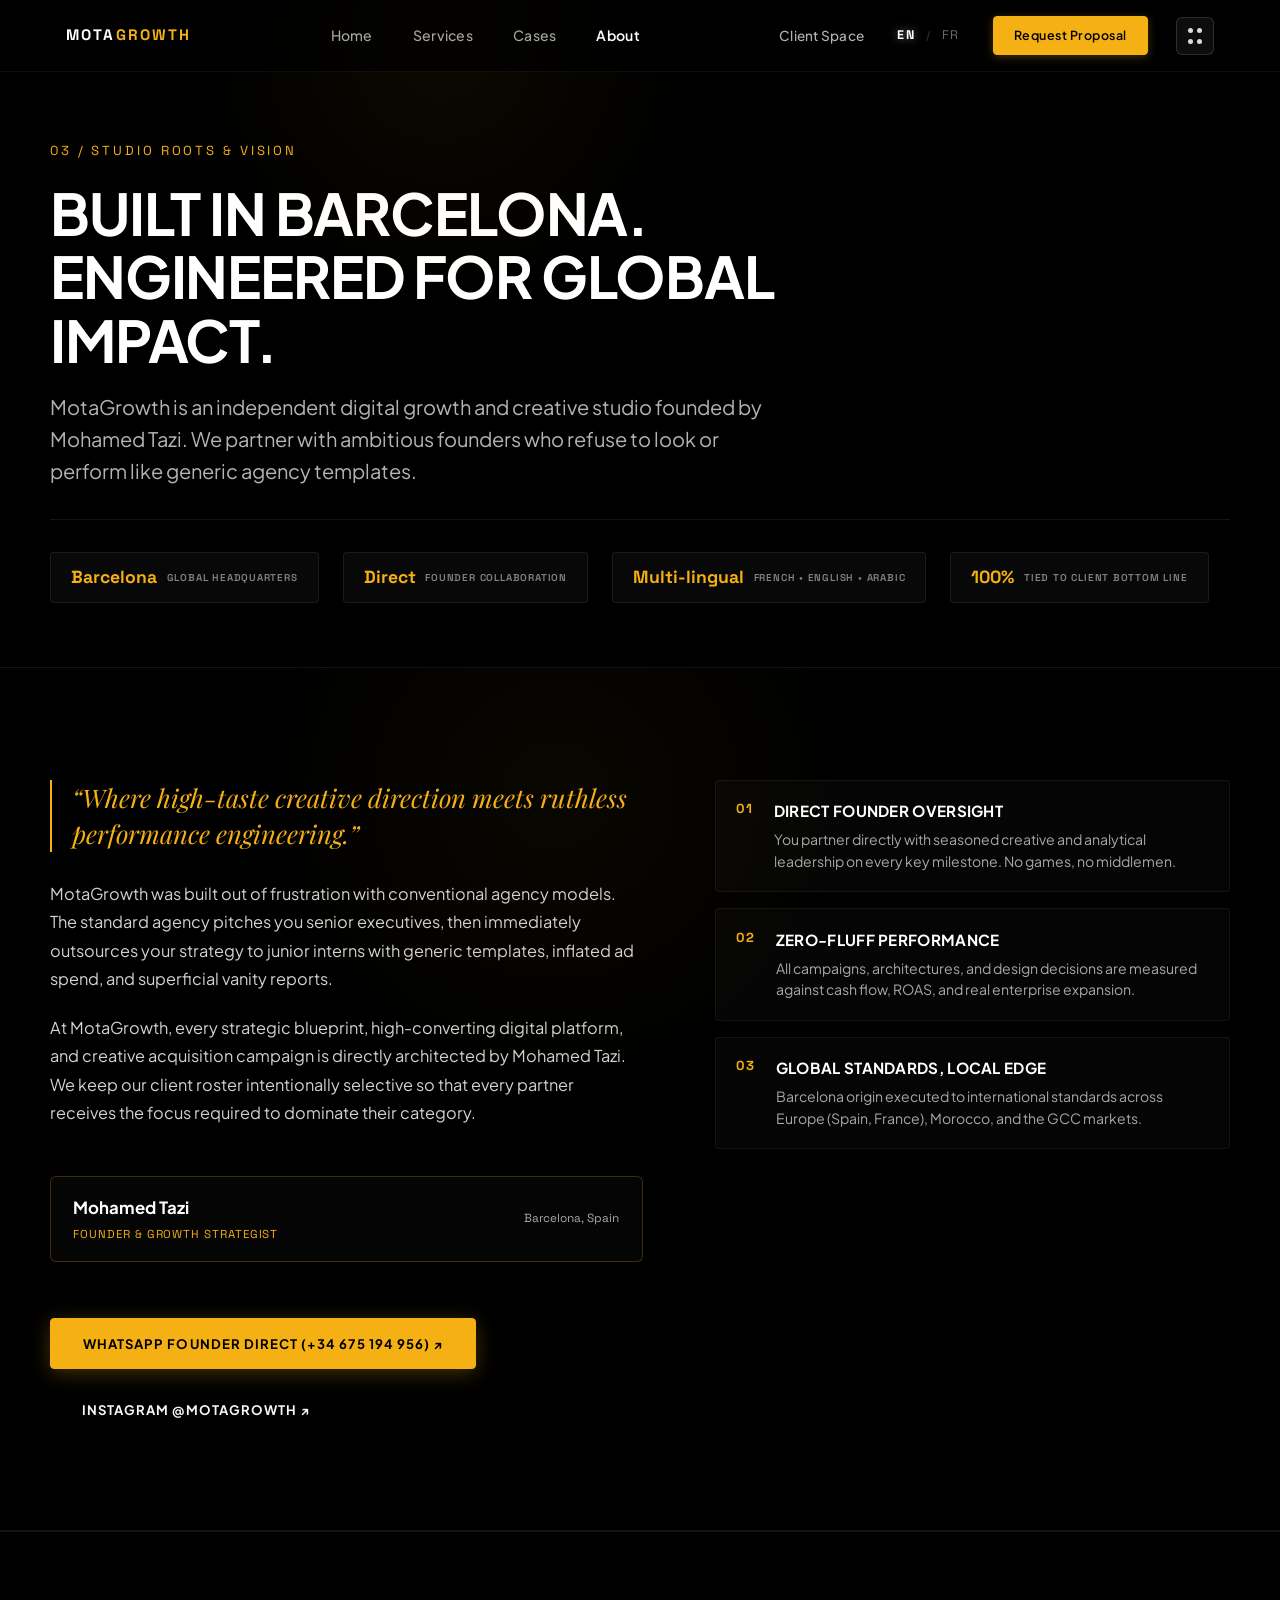
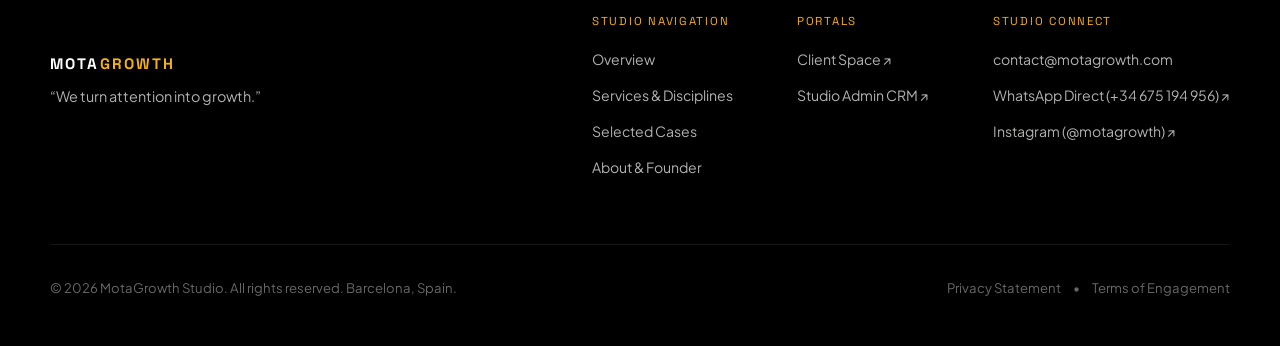
<file: about.html>
<!DOCTYPE html>
<html lang="en">
<head>
  <meta charset="UTF-8">
  <meta name="viewport" content="width=device-width, initial-scale=1.0">
  <title>About Studio &amp; Founder Mohamed Tazi | MotaGrowth Digital Growth Studio</title>
  <meta name="description" content="Learn about MotaGrowth Digital Growth Studio and founder Mohamed Tazi. Discover our philosophy of strategic thinking, creative excellence, and measurable scale.">

  <!-- Favicon -->
  <link rel="icon" type="image/png" href="assets/mota-icon.png">

  <!-- Google Fonts Preconnect -->
  <link rel="preconnect" href="https://fonts.googleapis.com">
  <link rel="preconnect" href="https://fonts.gstatic.com" crossorigin>
  <link href="https://fonts.googleapis.com/css2?family=Playfair+Display:ital,wght@0,600;0,700;1,400&family=Plus+Jakarta+Sans:wght@300;400;500;600;700&family=Space+Grotesk:wght@400;500;600;700&display=swap" rel="stylesheet">

  <!-- Global Design System -->
  <link rel="stylesheet" href="styles.css?v=4.9">
</head>
<body class="is-subpage">

  <!-- Accessible Skip Link -->
  <a href="#main-content" class="skip-link">Skip to main content</a>

  <!-- Persistent Sticky Header -->
  <header class="site-header header-visible" id="site-header">
    <div class="header-inner">
      <!-- Left: Logo -->
      <a href="index.html" class="brand-link" aria-label="MotaGrowth Home">
        <span class="brand-text"><span class="mota-word">Mota</span><span class="growth-word">Growth</span></span>
      </a>

      <!-- Center: Navigation -->
      <nav class="nav-menu" aria-label="Primary Navigation">
        <a href="index.html" class="nav-link">Home</a>
        <a href="services.html" class="nav-link">Services</a>
        <a href="cases.html" class="nav-link">Cases</a>
        <a href="about.html" class="nav-link active">About</a>
      </nav>

      <!-- Right: Client Space · EN / FR · Request Proposal · Menu Trigger -->
      <div class="header-actions">
        <a href="client-space.html" class="nav-link nav-link-client">Client Space</a>
        <div class="lang-selector" role="group" aria-label="Language Selector">
          <button type="button" class="lang-btn active" data-lang="en" aria-pressed="true">EN</button>
          <span class="lang-sep" aria-hidden="true">/</span>
          <button type="button" class="lang-btn" data-lang="fr" aria-pressed="false">FR</button>
        </div>
        <a href="proposal.html" class="btn-contact-header">
          <span>Request Proposal</span>
        </a>
        <button type="button" class="frame-menu-dots menu-chooser-trigger" aria-label="Open Studio Menu" title="Studio Menu" aria-haspopup="dialog" aria-expanded="false">
          <span class="grid-dot"></span>
          <span class="grid-dot"></span>
          <span class="grid-dot"></span>
          <span class="grid-dot"></span>
        </button>
      </div>
    </div>
  </header>

  <main id="main-content">
    
    <!-- Subpage Hero -->
    <section class="subpage-hero">
      <div class="content-container">
        <span class="subpage-tag">03 / STUDIO ROOTS &amp; VISION</span>
        <h1 class="subpage-title">BUILT IN BARCELONA. ENGINEERED FOR GLOBAL IMPACT.</h1>
        <p class="subpage-subtitle">
          MotaGrowth is an independent digital growth and creative studio founded by Mohamed Tazi. We partner with ambitious founders who refuse to look or perform like generic agency templates.
        </p>

        <div class="metrics-strip">
          <div class="metric-pill">
            <span class="metric-num">Barcelona</span>
            <span class="metric-label">Global Headquarters</span>
          </div>
          <div class="metric-pill">
            <span class="metric-num">Direct</span>
            <span class="metric-label">Founder Collaboration</span>
          </div>
          <div class="metric-pill">
            <span class="metric-num">Multi-lingual</span>
            <span class="metric-label">French • English • Arabic</span>
          </div>
          <div class="metric-pill">
            <span class="metric-num">100%</span>
            <span class="metric-label">Tied to Client Bottom Line</span>
          </div>
        </div>
      </div>
    </section>

    <!-- About & Founder Main Section -->
    <section class="studio-about-section" style="border-top: none;">
      <div class="content-container">
        
        <div class="about-grid">
          
          <!-- Left Column: Editorial Narrative & Leadership -->
          <div class="about-content-col">
            <div class="about-lead-quote">
              “Where high-taste creative direction meets ruthless performance engineering.”
            </div>
            
            <p class="about-body-text">
              MotaGrowth was built out of frustration with conventional agency models. The standard agency pitches you senior executives, then immediately outsources your strategy to junior interns with generic templates, inflated ad spend, and superficial vanity reports.
            </p>

            <p class="about-body-text">
              At MotaGrowth, every strategic blueprint, high-converting digital platform, and creative acquisition campaign is directly architected by Mohamed Tazi. We keep our client roster intentionally selective so that every partner receives the focus required to dominate their category.
            </p>

            <div class="founder-identity-card">
              <div class="caption-identity">
                <span class="caption-name">Mohamed Tazi</span>
                <span class="caption-role">Founder &amp; Growth Strategist</span>
              </div>
              <div class="caption-location">
                <span>Barcelona, Spain</span>
              </div>
            </div>

            <!-- Founder Direct Contact Actions -->
            <div class="about-cta-strip">
              <a href="https://wa.me/34675194956" target="_blank" rel="noopener" class="btn-ref btn-ref-solid">
                <span class="btn-text">WhatsApp Founder Direct (+34 675 194 956) ↗</span>
              </a>
              <a href="https://www.instagram.com/motagrowth/" target="_blank" rel="noopener" class="btn-ref btn-ref-ghost">
                <span class="btn-text">Instagram @motagrowth ↗</span>
              </a>
            </div>
          </div>

          <!-- Right Column: 3 Core Studio Pillars -->
          <div class="about-pillars-col">
            <div class="about-pillars-grid">
              <div class="about-pillar-item">
                <div class="pillar-num">01</div>
                <div class="pillar-content">
                  <h3 class="pillar-title">Direct Founder Oversight</h3>
                  <p class="pillar-desc">You partner directly with seasoned creative and analytical leadership on every key milestone. No games, no middlemen.</p>
                </div>
              </div>

              <div class="about-pillar-item">
                <div class="pillar-num">02</div>
                <div class="pillar-content">
                  <h3 class="pillar-title">Zero-Fluff Performance</h3>
                  <p class="pillar-desc">All campaigns, architectures, and design decisions are measured against cash flow, ROAS, and real enterprise expansion.</p>
                </div>
              </div>

              <div class="about-pillar-item">
                <div class="pillar-num">03</div>
                <div class="pillar-content">
                  <h3 class="pillar-title">Global Standards, Local Edge</h3>
                  <p class="pillar-desc">Barcelona origin executed to international standards across Europe (Spain, France), Morocco, and the GCC markets.</p>
                </div>
              </div>
            </div>
          </div>

        </div>

      </div>
    </section>

  </main>

  <!-- Site Footer -->
  <footer class="site-footer" id="proposal">
    <div class="content-container">
      
      <div class="footer-top">
        <div class="footer-brand">
          <img src="assets/mota-icon.png" alt="MotaGrowth Icon" class="footer-icon">
          <span class="footer-brand-title"><span class="mota-word">Mota</span><span class="growth-word">Growth</span></span>
          <p class="footer-tagline">“We turn attention into growth.”</p>
        </div>

        <div class="footer-nav-columns">
          <div class="f-col">
            <span class="f-heading">Studio Navigation</span>
            <ul class="f-links">
              <li><a href="index.html">Overview</a></li>
              <li><a href="services.html">Services &amp; Disciplines</a></li>
              <li><a href="cases.html">Selected Cases</a></li>
              <li><a href="about.html">About &amp; Founder</a></li>
            </ul>
          </div>

          <div class="f-col">
            <span class="f-heading">Portals</span>
            <ul class="f-links">
              <li><a href="index.html#client-space">Client Space ↗</a></li>
              <li><a href="index.html#admin">Studio Admin CRM ↗</a></li>
            </ul>
          </div>

          <div class="f-col">
            <span class="f-heading">Studio Connect</span>
            <ul class="f-links">
              <li><a href="mailto:contact@motagrowth.com">contact@motagrowth.com</a></li>
              <li><a href="https://wa.me/34675194956" target="_blank" rel="noopener">WhatsApp Direct (+34 675 194 956) ↗</a></li>
              <li><a href="https://www.instagram.com/motagrowth/" target="_blank" rel="noopener">Instagram (@motagrowth) ↗</a></li>
            </ul>
          </div>
        </div>
      </div>

      <div class="footer-bottom">
        <div class="f-copy">© 2026 MotaGrowth Studio. All rights reserved. Barcelona, Spain.</div>
        <div class="f-legal">
          <button type="button" class="legal-link-btn" id="openPrivacyBtn">Privacy Statement</button>
          <span class="sep" aria-hidden="true">•</span>
          <button type="button" class="legal-link-btn" id="openTermsBtn">Terms of Engagement</button>
        </div>
      </div>

    </div>
  </footer>

    <!-- Studio Menu Chooser Overlay -->
  <div class="studio-menu-overlay" id="studioMenuModal" aria-hidden="true" role="dialog" aria-modal="true" aria-label="Studio Menu">
    <div class="studio-menu-backdrop" id="studioMenuBackdrop"></div>
    <div class="studio-menu-panel">
      <div class="studio-menu-header">
        <div class="menu-brand">
          <span class="brand-text"><span class="mota-word">Mota</span><span class="growth-word">Growth</span></span>
          <span class="menu-location-pill">BARCELONA • 41°23'N 2°10'E</span>
        </div>
        <button type="button" class="studio-menu-close" id="closeStudioMenuBtn" aria-label="Close Menu">✕</button>
      </div>
      <div class="studio-menu-body">
        <div class="menu-nav-col">
          <span class="menu-col-label">Navigation</span>
          <nav class="menu-links-list">
            <a href="index.html" class="menu-link-item" data-menu-close>
              <span class="menu-item-num">01</span>
              <span class="menu-item-text">Home</span>
              <span class="menu-item-arrow">↗</span>
            </a>
            <a href="services.html" class="menu-link-item" data-menu-close>
              <span class="menu-item-num">02</span>
              <span class="menu-item-text">Services &amp; Disciplines</span>
              <span class="menu-item-arrow">↗</span>
            </a>
            <a href="cases.html" class="menu-link-item" data-menu-close>
              <span class="menu-item-num">03</span>
              <span class="menu-item-text">Selected Cases</span>
              <span class="menu-item-arrow">↗</span>
            </a>
            <a href="about.html" class="menu-link-item active" data-menu-close>
              <span class="menu-item-num">04</span>
              <span class="menu-item-text">About &amp; Founder</span>
              <span class="menu-item-arrow">↗</span>
            </a>
            <a href="client-space.html" class="menu-link-item" data-menu-close>
              <span class="menu-item-num">05</span>
              <span class="menu-item-text">Client Space</span>
              <span class="menu-item-arrow">↗</span>
            </a>
          </nav>
        </div>
        <div class="menu-portals-col">
          <div class="menu-box-card">
            <span class="menu-col-label">Workspaces</span>
            <div class="menu-workspaces-links">
              <a href="client-space.html" class="workspace-card-link">
                <div class="ws-icon">
                  <svg width="18" height="18" viewBox="0 0 24 24" fill="none" stroke="currentColor" stroke-width="2" stroke-linecap="round" stroke-linejoin="round" aria-hidden="true"><rect width="18" height="11" x="3" y="11" rx="2" ry="2"/><path d="M7 11V7a5 5 0 0 1 10 0v4"/></svg>
                </div>
                <div class="ws-info">
                  <strong>Client Space</strong>
                  <span>Project roadmap, approvals &amp; deliverables</span>
                </div>
                <span class="ws-arrow">↗</span>
              </a>
              <a href="admin.html" class="workspace-card-link">
                <div class="ws-icon">
                  <svg width="18" height="18" viewBox="0 0 24 24" fill="none" stroke="currentColor" stroke-width="2" stroke-linecap="round" stroke-linejoin="round" aria-hidden="true"><path d="M13 2 3 14h9l-1 8 10-12h-9l1-8z"/></svg>
                </div>
                <div class="ws-info">
                  <strong>Studio Admin CRM</strong>
                  <span>Leads pipeline, calendar &amp; client management</span>
                </div>
                <span class="ws-arrow">↗</span>
              </a>
            </div>
          </div>
          <div class="menu-box-card">
            <span class="menu-col-label">Direct Connect</span>
            <div class="menu-contact-links">
              <a href="https://wa.me/34675194956" target="_blank" rel="noopener">WhatsApp Direct (+34 675 194 956) ↗</a>
              <a href="https://www.instagram.com/motagrowth/" target="_blank" rel="noopener">Instagram (@motagrowth) ↗</a>
              <a href="mailto:contact@motagrowth.com">contact@motagrowth.com</a>
            </div>
          </div>
        </div>
      </div>
    </div>
  </div>

  <!-- Studio Precision Cursor -->
  <div class="studio-cursor-dot" id="cursor-dot" aria-hidden="true"></div>
  <div class="studio-cursor-ring" id="cursor-ring" aria-hidden="true"></div>

  <!-- Accessible Legal Modals -->
  <div class="legal-modal" id="privacyModal" role="dialog" aria-modal="true" aria-labelledby="privacyTitle" aria-hidden="true">
    <div class="legal-modal-backdrop" id="privacyBackdrop"></div>
    <div class="legal-modal-box">
      <div class="legal-modal-header">
        <h3 class="legal-modal-title" id="privacyTitle">Privacy Statement</h3>
        <button type="button" class="legal-modal-close" id="closePrivacyBtn" aria-label="Close dialog">✕</button>
      </div>
      <div class="legal-modal-body">
        <p>MotaGrowth operates under strict data privacy principles. We respect client confidentiality and adhere to international data security best practices across all digital pipelines.</p>
      </div>
    </div>
  </div>

  <div class="legal-modal" id="termsModal" role="dialog" aria-modal="true" aria-labelledby="termsTitle" aria-hidden="true">
    <div class="legal-modal-backdrop" id="termsBackdrop"></div>
    <div class="legal-modal-box">
      <div class="legal-modal-header">
        <h3 class="legal-modal-title" id="termsTitle">Terms of Engagement</h3>
        <button type="button" class="legal-modal-close" id="closeTermsBtn" aria-label="Close dialog">✕</button>
      </div>
      <div class="legal-modal-body">
        <p>All client partnerships are governed by customized Service Level Agreements (SLAs), protecting intellectual property and outlining milestone deliverables.</p>
      </div>
    </div>
  </div>

  <!-- Scripts -->
  <script src="app.js"></script>
</body>
</html>
</file>
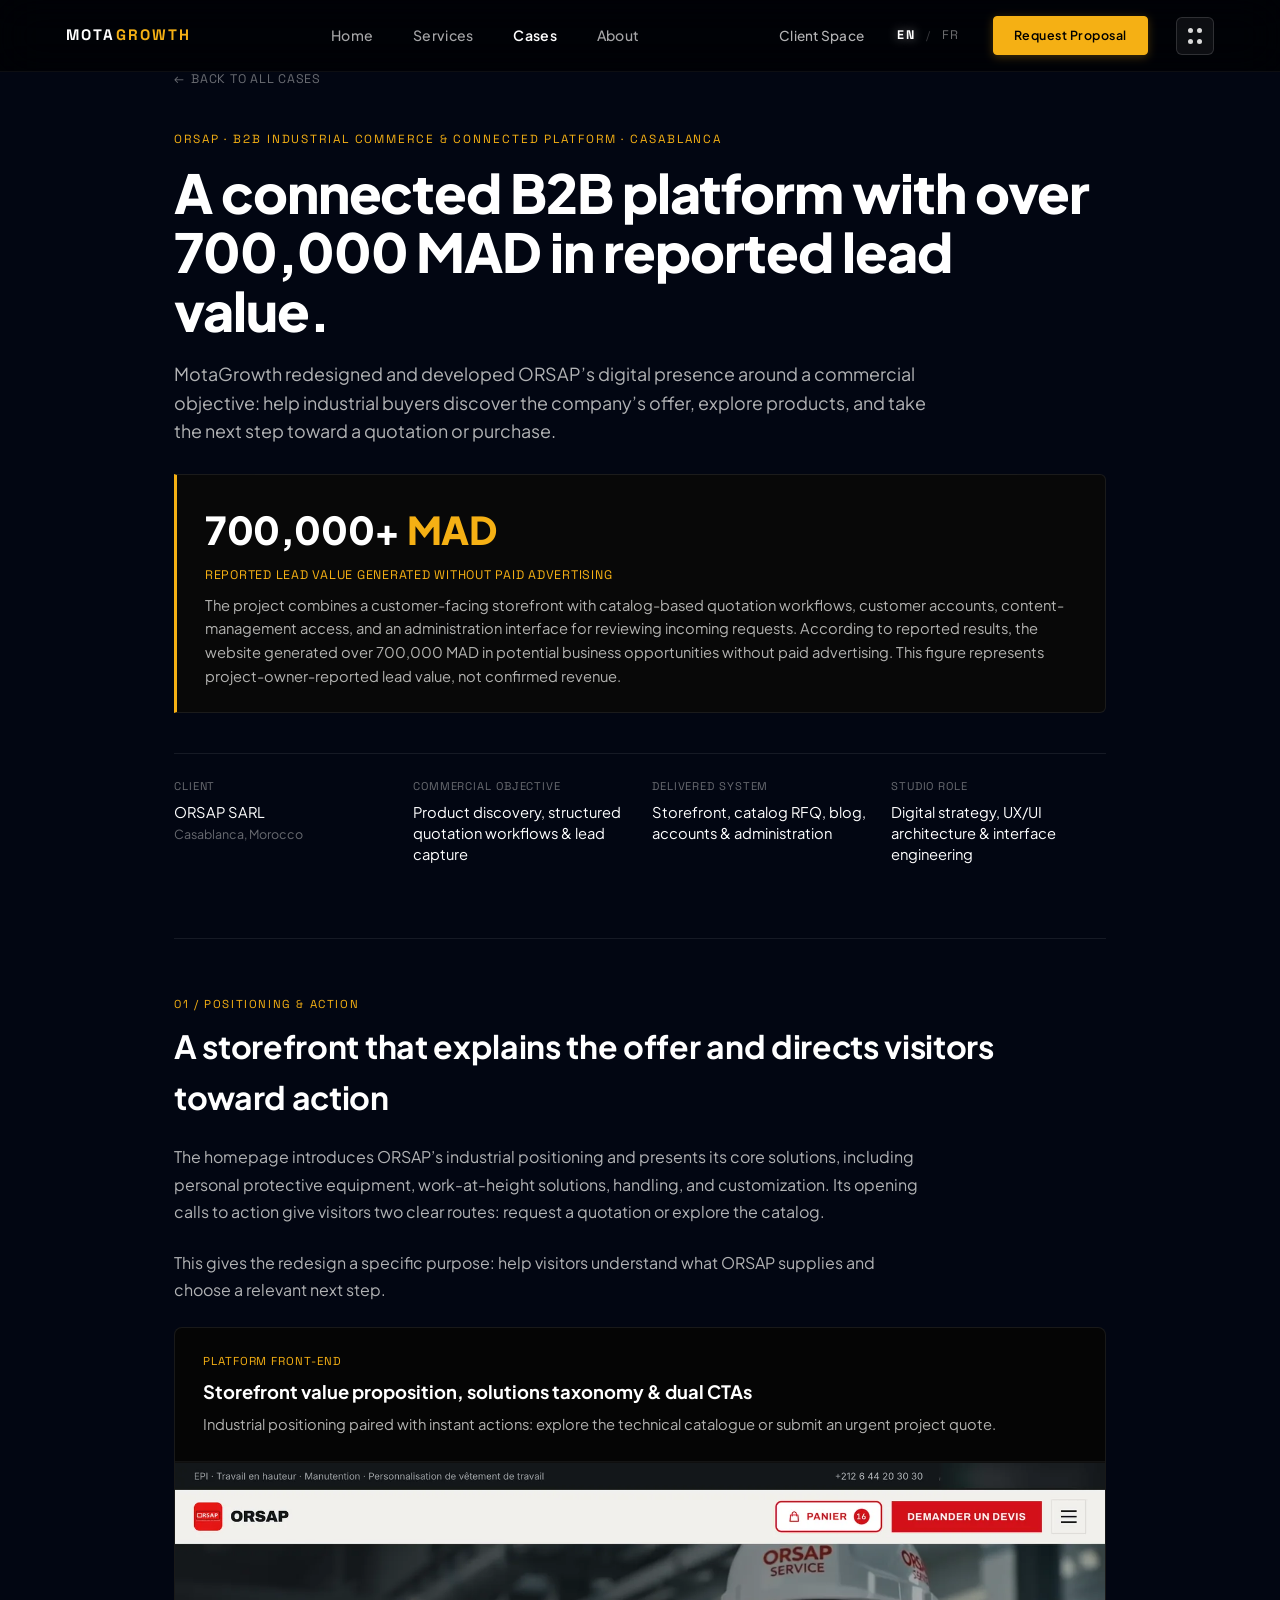
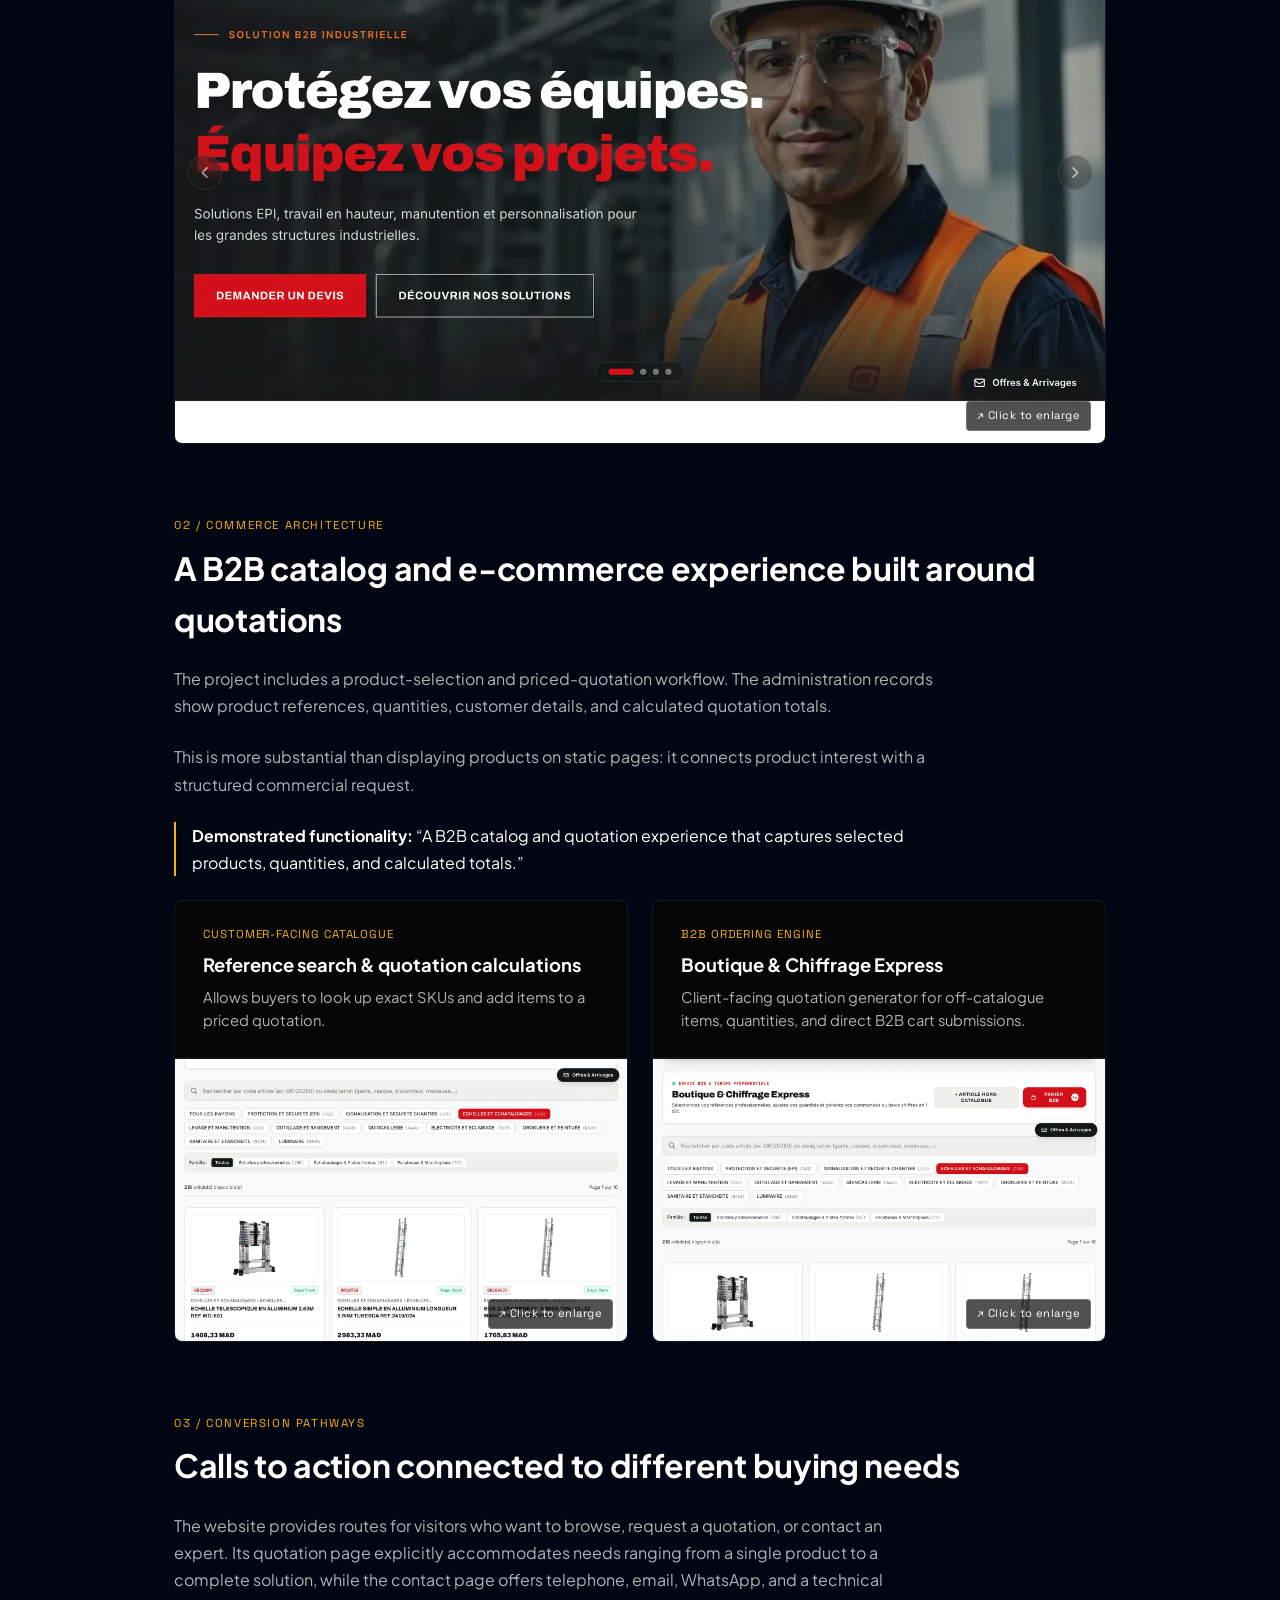
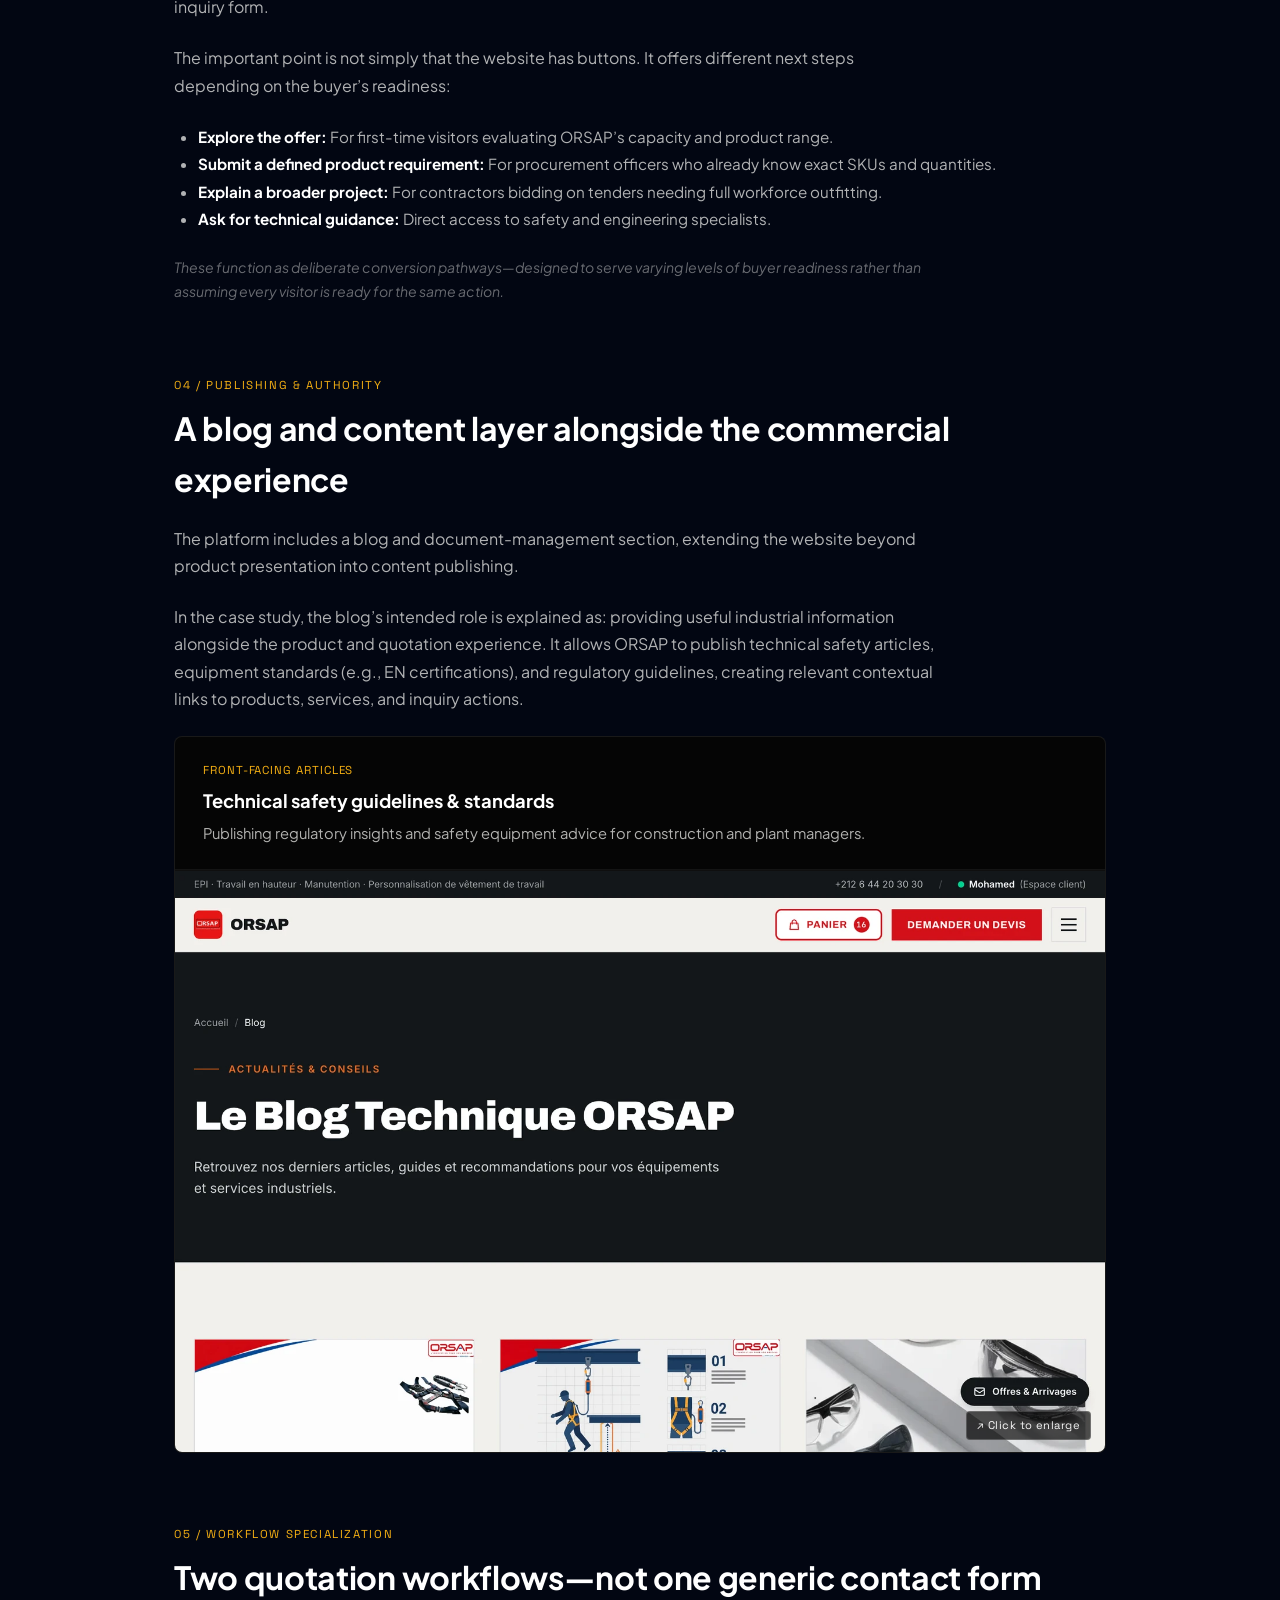
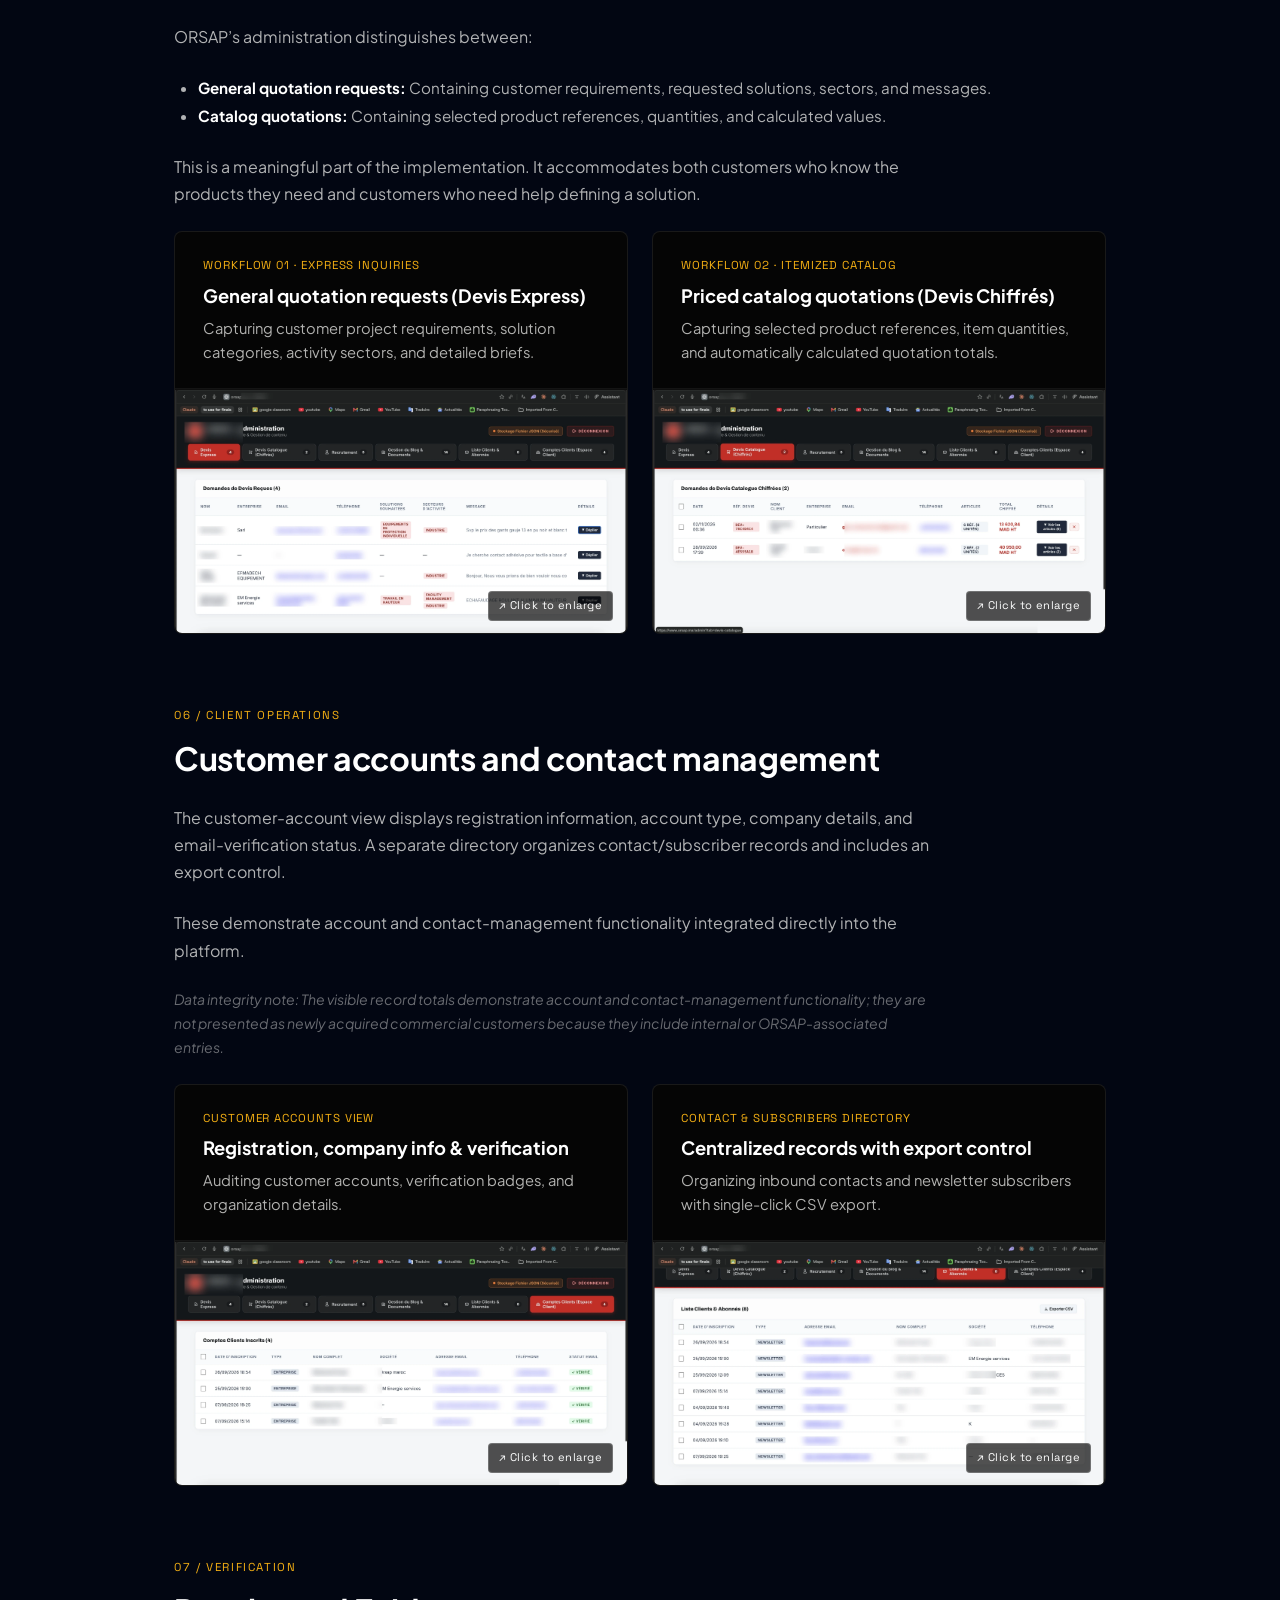
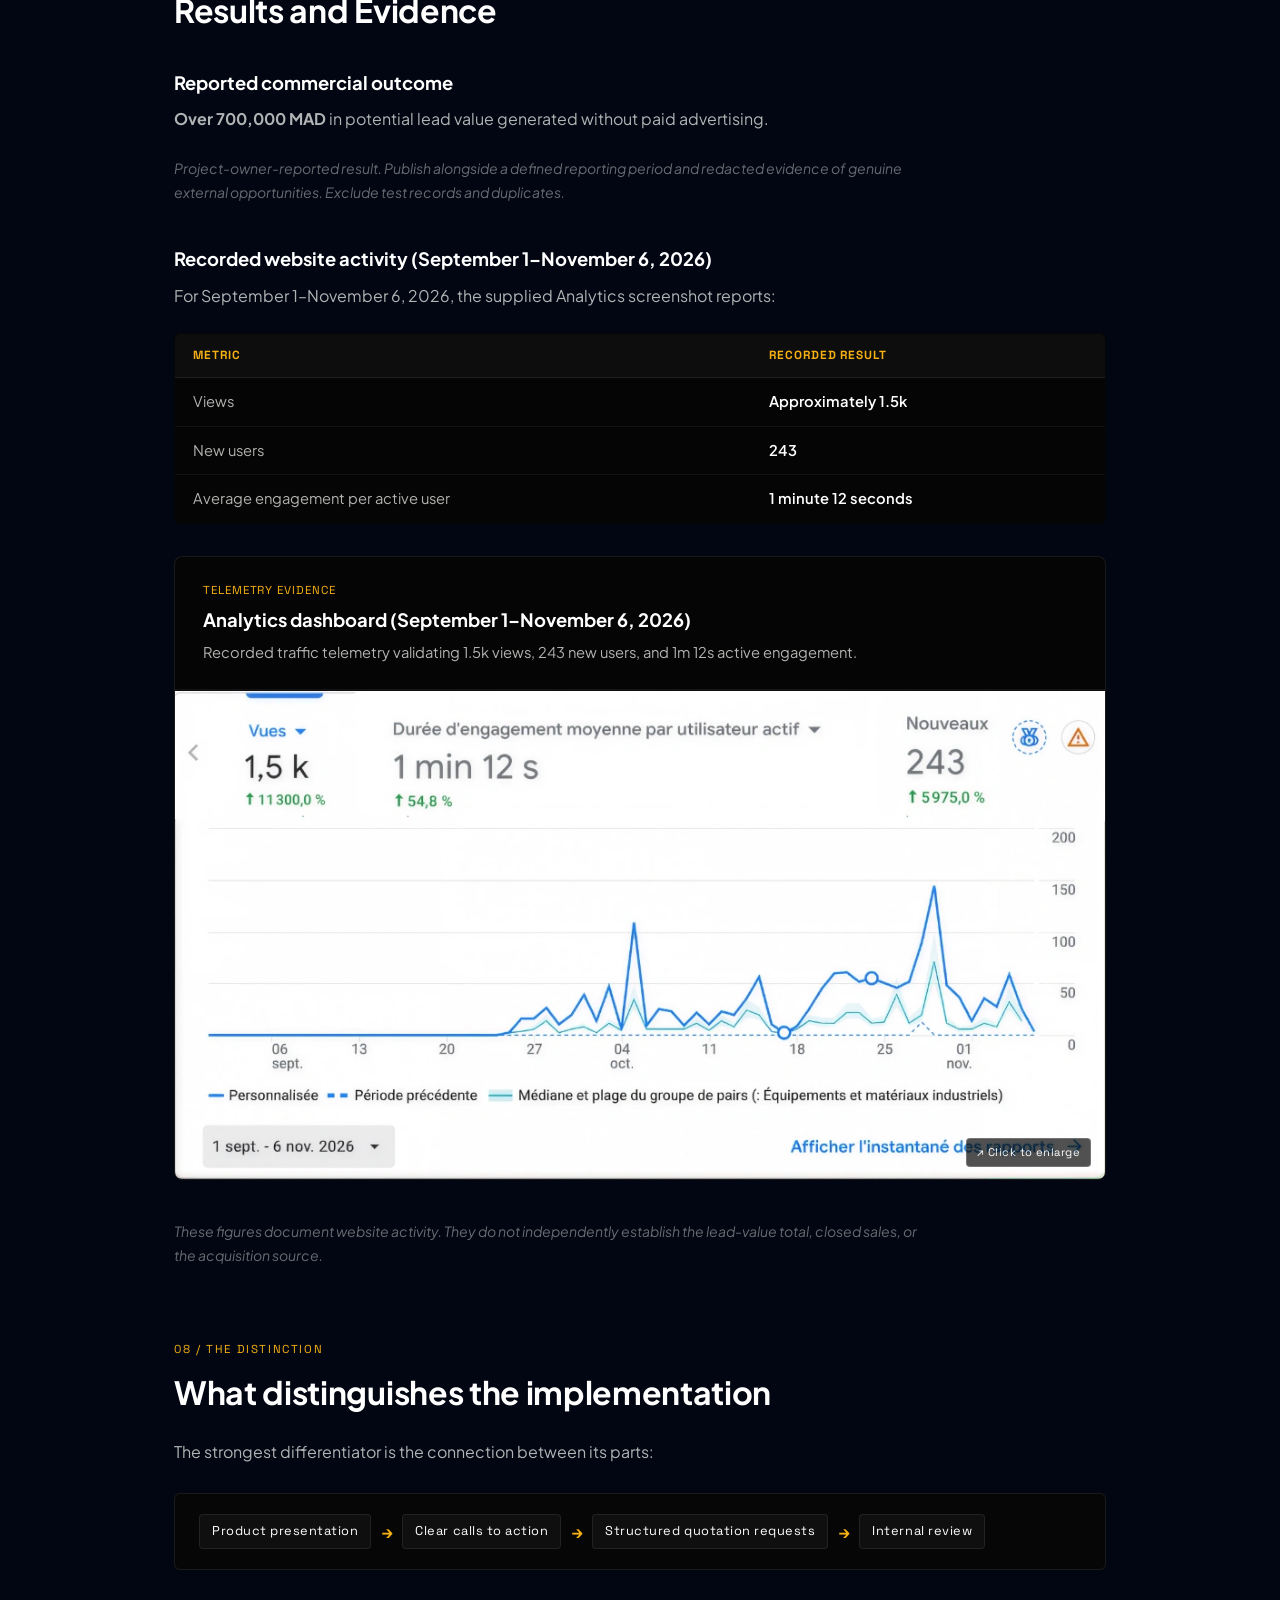
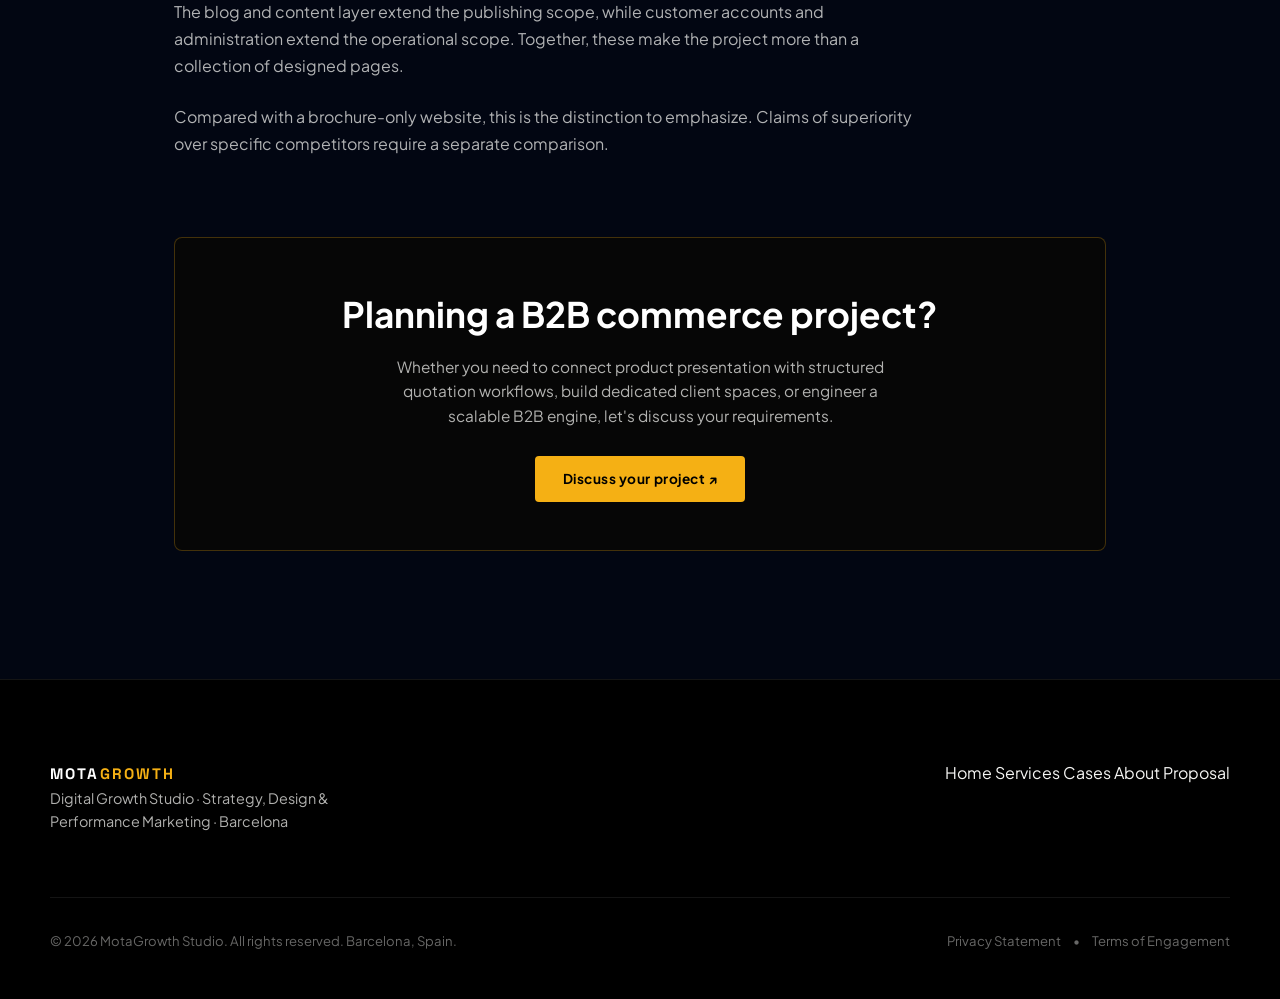
<file: case-orsap.html>
<!DOCTYPE html>
<html lang="en">
<head>
  <meta charset="UTF-8">
  <meta name="viewport" content="width=device-width, initial-scale=1.0">
  <title>ORSAP Case Study — Connected B2B Platform (700,000+ MAD Reported Lead Value) | MotaGrowth</title>
  <meta name="description" content="How MotaGrowth designed and engineered ORSAP's connected B2B platform: storefront, catalog quotation workflows, content management, customer accounts, and administration.">

  <!-- Favicon -->
  <link rel="icon" type="image/png" href="assets/mota-icon.png">

  <!-- Google Fonts -->
  <link rel="preconnect" href="https://fonts.googleapis.com">
  <link rel="preconnect" href="https://fonts.gstatic.com" crossorigin>
  <link href="https://fonts.googleapis.com/css2?family=Playfair+Display:ital,wght@0,600;0,700;1,400&family=Plus+Jakarta+Sans:wght@300;400;500;600;700;800&family=Space+Grotesk:wght@400;500;600;700&display=swap" rel="stylesheet">

  <!-- Global Stylesheet -->
  <link rel="stylesheet" href="styles.css?v=4.9">
</head>
<body class="is-subpage">

  <!-- Accessible Skip Link -->
  <a href="#main-content" class="skip-link">Skip to main content</a>

  <!-- Persistent Sticky Header -->
  <header class="site-header header-visible" id="site-header">
    <div class="header-inner">
      <a href="index.html" class="brand-link" aria-label="MotaGrowth Home">
        <span class="brand-text"><span class="mota-word">Mota</span><span class="growth-word">Growth</span></span>
      </a>

      <nav class="nav-menu" aria-label="Primary Navigation">
        <a href="index.html" class="nav-link">Home</a>
        <a href="services.html" class="nav-link">Services</a>
        <a href="cases.html" class="nav-link active">Cases</a>
        <a href="about.html" class="nav-link">About</a>
      </nav>

      <div class="header-actions">
        <a href="client-space.html" class="nav-link nav-link-client">Client Space</a>
        <div class="lang-selector" role="group" aria-label="Language Selector">
          <button type="button" class="lang-btn active" data-lang="en" aria-pressed="true">EN</button>
          <span class="lang-sep" aria-hidden="true">/</span>
          <button type="button" class="lang-btn" data-lang="fr" aria-pressed="false">FR</button>
        </div>
        <a href="proposal.html" class="btn-contact-header">
          <span>Request Proposal</span>
        </a>
        <button type="button" class="frame-menu-dots menu-chooser-trigger" aria-label="Open Studio Menu" title="Studio Menu" aria-haspopup="dialog" aria-expanded="false">
          <span class="grid-dot"></span>
          <span class="grid-dot"></span>
          <span class="grid-dot"></span>
          <span class="grid-dot"></span>
        </button>
      </div>
    </div>
  </header>

  <main id="main-content">
    <article class="cse">
      <div class="cse-container">

        <!-- Navigation back to Cases -->
        <a href="cases.html" class="cse-back">
          <span aria-hidden="true">←</span> Back to all cases
        </a>

        <!-- Hero Section -->
        <header class="cse-hero">
          <p class="cse-eyebrow">ORSAP · B2B Industrial Commerce &amp; Connected Platform · Casablanca</p>
          <h1 class="cse-title">A connected B2B platform with over 700,000 MAD in reported lead value.</h1>
          <p class="cse-lede">
            MotaGrowth redesigned and developed ORSAP’s digital presence around a commercial objective: help industrial buyers discover the company’s offer, explore products, and take the next step toward a quotation or purchase.
          </p>

          <!-- Overview Context & Lead Value Callout -->
          <div class="cse-callout">
            <div class="cse-callout-value">700,000+ <span class="cse-callout-highlight">MAD</span></div>
            <div class="cse-callout-subtitle">Reported Lead Value Generated Without Paid Advertising</div>
            <p class="cse-callout-text">
              The project combines a customer-facing storefront with catalog-based quotation workflows, customer accounts, content-management access, and an administration interface for reviewing incoming requests. According to reported results, the website generated over 700,000 MAD in potential business opportunities without paid advertising. This figure represents project-owner-reported lead value, not confirmed revenue.
            </p>
          </div>

          <!-- Verified Project Metadata -->
          <dl class="cse-meta-grid">
            <div class="cse-meta-item">
              <dt>Client</dt>
              <dd>ORSAP SARL<br><span style="color: var(--text-muted); font-size: 0.85em;">Casablanca, Morocco</span></dd>
            </div>
            <div class="cse-meta-item">
              <dt>Commercial Objective</dt>
              <dd>Product discovery, structured quotation workflows &amp; lead capture</dd>
            </div>
            <div class="cse-meta-item">
              <dt>Delivered System</dt>
              <dd>Storefront, catalog RFQ, blog, accounts &amp; administration</dd>
            </div>
            <div class="cse-meta-item">
              <dt>Studio Role</dt>
              <dd>Digital strategy, UX/UI architecture &amp; interface engineering</dd>
            </div>
          </dl>
        </header>

        <!-- Section 1: Storefront -->
        <section class="cse-section" aria-labelledby="sec1-title">
          <p class="cse-section-kicker">01 / Positioning &amp; Action</p>
          <h2 class="cse-section-title" id="sec1-title">A storefront that explains the offer and directs visitors toward action</h2>
          <p class="cse-body-text">
            The homepage introduces ORSAP’s industrial positioning and presents its core solutions, including personal protective equipment, work-at-height solutions, handling, and customization. Its opening calls to action give visitors two clear routes: request a quotation or explore the catalog.
          </p>
          <p class="cse-body-text">
            This gives the redesign a specific purpose: help visitors understand what ORSAP supplies and choose a relevant next step.
          </p>

          <div class="cse-decision-card">
            <div class="cse-decision-header">
              <div class="cse-decision-num">Platform Front-End</div>
              <h3 class="cse-decision-headline">Storefront value proposition, solutions taxonomy &amp; dual CTAs</h3>
              <p class="cse-decision-rationale">Industrial positioning paired with instant actions: explore the technical catalogue or submit an urgent project quote.</p>
            </div>
            <div class="cse-decision-img-wrap" data-zoom="assets/orsap/showcase/storefront_full.webp" data-title="ORSAP Storefront: Homepage &amp; Dual Action Pathways">
              <img src="assets/orsap/showcase/storefront.webp" alt="ORSAP Storefront: industrial B2B procurement homepage" class="cse-decision-img" loading="lazy">
              <span class="cse-zoom-hint">↗ Click to enlarge</span>
            </div>
          </div>
        </section>

        <!-- Section 2: Catalog & E-Commerce Quotations -->
        <section class="cse-section" aria-labelledby="sec2-title">
          <p class="cse-section-kicker">02 / Commerce Architecture</p>
          <h2 class="cse-section-title" id="sec2-title">A B2B catalog and e-commerce experience built around quotations</h2>
          <p class="cse-body-text">
            The project includes a product-selection and priced-quotation workflow. The administration records show product references, quantities, customer details, and calculated quotation totals.
          </p>
          <p class="cse-body-text">
            This is more substantial than displaying products on static pages: it connects product interest with a structured commercial request.
          </p>
          <p class="cse-body-text" style="border-left: 2px solid var(--brand-gold); padding-left: 1rem; color: #FFFFFF;">
            <strong>Demonstrated functionality:</strong> “A B2B catalog and quotation experience that captures selected products, quantities, and calculated totals.”
          </p>

          <div class="cse-dual-grid">
            <div class="cse-decision-card" style="margin-bottom: 0;">
              <div class="cse-decision-header">
                <div class="cse-decision-num">Customer-Facing Catalogue</div>
                <h3 class="cse-decision-headline">Reference search &amp; quotation calculations</h3>
                <p class="cse-decision-rationale">Allows buyers to look up exact SKUs and add items to a priced quotation.</p>
              </div>
              <div class="cse-decision-img-wrap" data-zoom="assets/orsap/showcase/catalog_full.webp" data-title="ORSAP Public B2B Catalogue">
                <img src="assets/orsap/showcase/catalog.webp" alt="ORSAP B2B catalogue with reference-code search and product pricing" class="cse-decision-img" loading="lazy">
                <span class="cse-zoom-hint">↗ Click to enlarge</span>
              </div>
            </div>

            <div class="cse-decision-card" style="margin-bottom: 0;">
              <div class="cse-decision-header">
                <div class="cse-decision-num">B2B Ordering Engine</div>
                <h3 class="cse-decision-headline">Boutique &amp; Chiffrage Express</h3>
                <p class="cse-decision-rationale">Client-facing quotation generator for off-catalogue items, quantities, and direct B2B cart submissions.</p>
              </div>
              <div class="cse-decision-img-wrap" data-zoom="assets/orsap/showcase/quotes_full.webp" data-title="ORSAP Boutique &amp; Chiffrage Express">
                <img src="assets/orsap/showcase/quotes.webp" alt="ORSAP Boutique and Chiffrage Express quotation interface" class="cse-decision-img" loading="lazy">
                <span class="cse-zoom-hint">↗ Click to enlarge</span>
              </div>
            </div>
          </div>
        </section>

        <!-- Section 3: Calls to Action Connected to Needs -->
        <section class="cse-section" aria-labelledby="sec3-title">
          <p class="cse-section-kicker">03 / Conversion Pathways</p>
          <h2 class="cse-section-title" id="sec3-title">Calls to action connected to different buying needs</h2>
          <p class="cse-body-text">
            The website provides routes for visitors who want to browse, request a quotation, or contact an expert. Its quotation page explicitly accommodates needs ranging from a single product to a complete solution, while the contact page offers telephone, email, WhatsApp, and a technical inquiry form.
          </p>
          <p class="cse-body-text">
            The important point is not simply that the website has buttons. It offers different next steps depending on the buyer’s readiness:
          </p>
          <ul style="color: var(--text-secondary); font-size: 0.95rem; line-height: 1.8; margin: 0 0 1.5rem 1.5rem;">
            <li><strong style="color: #fff;">Explore the offer:</strong> For first-time visitors evaluating ORSAP’s capacity and product range.</li>
            <li><strong style="color: #fff;">Submit a defined product requirement:</strong> For procurement officers who already know exact SKUs and quantities.</li>
            <li><strong style="color: #fff;">Explain a broader project:</strong> For contractors bidding on tenders needing full workforce outfitting.</li>
            <li><strong style="color: #fff;">Ask for technical guidance:</strong> Direct access to safety and engineering specialists.</li>
          </ul>
          <p class="cse-body-text" style="font-size: 0.88rem; color: var(--text-muted); font-style: italic;">
            These function as deliberate conversion pathways—designed to serve varying levels of buyer readiness rather than assuming every visitor is ready for the same action.
          </p>
        </section>

        <!-- Section 4: Blog and Content Layer -->
        <section class="cse-section" aria-labelledby="sec4-title">
          <p class="cse-section-kicker">04 / Publishing &amp; Authority</p>
          <h2 class="cse-section-title" id="sec4-title">A blog and content layer alongside the commercial experience</h2>
          <p class="cse-body-text">
            The platform includes a blog and document-management section, extending the website beyond product presentation into content publishing.
          </p>
          <p class="cse-body-text">
            In the case study, the blog’s intended role is explained as: providing useful industrial information alongside the product and quotation experience. It allows ORSAP to publish technical safety articles, equipment standards (e.g., EN certifications), and regulatory guidelines, creating relevant contextual links to products, services, and inquiry actions.
          </p>

          <div class="cse-decision-card" style="margin-bottom: 0;">
            <div class="cse-decision-header">
              <div class="cse-decision-num">Front-Facing Articles</div>
              <h3 class="cse-decision-headline">Technical safety guidelines &amp; standards</h3>
              <p class="cse-decision-rationale">Publishing regulatory insights and safety equipment advice for construction and plant managers.</p>
            </div>
            <div class="cse-decision-img-wrap" data-zoom="assets/orsap/showcase/blog_full.webp" data-title="ORSAP Public Blog &amp; Technical Safety Articles">
              <img src="assets/orsap/showcase/blog.webp" alt="ORSAP technical blog and document-management section" class="cse-decision-img" loading="lazy">
              <span class="cse-zoom-hint">↗ Click to enlarge</span>
            </div>
          </div>
        </section>

        <!-- Section 5: Two Quotation Workflows -->
        <section class="cse-section" aria-labelledby="sec5-title">
          <p class="cse-section-kicker">05 / Workflow Specialization</p>
          <h2 class="cse-section-title" id="sec5-title">Two quotation workflows—not one generic contact form</h2>
          <p class="cse-body-text">
            ORSAP’s administration distinguishes between:
          </p>
          <ul style="color: var(--text-secondary); font-size: 0.95rem; line-height: 1.8; margin: 0 0 1.5rem 1.5rem;">
            <li><strong style="color: #fff;">General quotation requests:</strong> Containing customer requirements, requested solutions, sectors, and messages.</li>
            <li><strong style="color: #fff;">Catalog quotations:</strong> Containing selected product references, quantities, and calculated values.</li>
          </ul>
          <p class="cse-body-text">
            This is a meaningful part of the implementation. It accommodates both customers who know the products they need and customers who need help defining a solution.
          </p>

          <!-- Dual Grid: Showing the Two Separated Quotation Workflows with Real Data -->
          <div class="cse-dual-grid">
            <div class="cse-decision-card" style="margin-bottom: 0;">
              <div class="cse-decision-header">
                <div class="cse-decision-num">Workflow 01 · Express Inquiries</div>
                <h3 class="cse-decision-headline">General quotation requests (Devis Express)</h3>
                <p class="cse-decision-rationale">Capturing customer project requirements, solution categories, activity sectors, and detailed briefs.</p>
              </div>
              <div class="cse-decision-img-wrap" data-zoom="assets/orsap/evidence/admin_general_rfq_blog.webp" data-title="ORSAP Administration — General Inquiries (Devis Express)">
                <img src="assets/orsap/evidence/admin_general_rfq_blog.webp" alt="ORSAP administration general quotation requests showing customer requirements and sectors" class="cse-decision-img" loading="lazy">
                <span class="cse-zoom-hint">↗ Click to enlarge</span>
              </div>
            </div>

            <div class="cse-decision-card" style="margin-bottom: 0;">
              <div class="cse-decision-header">
                <div class="cse-decision-num">Workflow 02 · Itemized Catalog</div>
                <h3 class="cse-decision-headline">Priced catalog quotations (Devis Chiffrés)</h3>
                <p class="cse-decision-rationale">Capturing selected product references, item quantities, and automatically calculated quotation totals.</p>
              </div>
              <div class="cse-decision-img-wrap" data-zoom="assets/orsap/evidence/admin_quotations.webp" data-title="ORSAP Administration — Priced Catalogue Quotations">
                <img src="assets/orsap/evidence/admin_quotations.webp" alt="ORSAP administration priced catalog quotations with references, item counts, and calculated totals" class="cse-decision-img" loading="lazy">
                <span class="cse-zoom-hint">↗ Click to enlarge</span>
              </div>
            </div>
          </div>
        </section>

        <!-- Section 6: Customer Accounts & Contact Management -->
        <section class="cse-section" aria-labelledby="sec6-title">
          <p class="cse-section-kicker">06 / Client Operations</p>
          <h2 class="cse-section-title" id="sec6-title">Customer accounts and contact management</h2>
          <p class="cse-body-text">
            The customer-account view displays registration information, account type, company details, and email-verification status. A separate directory organizes contact/subscriber records and includes an export control.
          </p>
          <p class="cse-body-text">
            These demonstrate account and contact-management functionality integrated directly into the platform.
          </p>
          <p class="cse-body-text" style="font-size: 0.88rem; color: var(--text-muted); font-style: italic;">
            Data integrity note: The visible record totals demonstrate account and contact-management functionality; they are not presented as newly acquired commercial customers because they include internal or ORSAP-associated entries.
          </p>

          <div class="cse-dual-grid">
            <div class="cse-decision-card" style="margin-bottom: 0;">
              <div class="cse-decision-header">
                <div class="cse-decision-num">Customer Accounts View</div>
                <h3 class="cse-decision-headline">Registration, company info &amp; verification</h3>
                <p class="cse-decision-rationale">Auditing customer accounts, verification badges, and organization details.</p>
              </div>
              <div class="cse-decision-img-wrap" data-zoom="assets/orsap/evidence/admin_accounts.webp" data-title="Administration: Customer Accounts Management">
                <img src="assets/orsap/evidence/admin_accounts.webp" alt="Customer-account view displaying registration information and email-verification status" class="cse-decision-img" loading="lazy">
                <span class="cse-zoom-hint">↗ Click to enlarge</span>
              </div>
            </div>

            <div class="cse-decision-card" style="margin-bottom: 0;">
              <div class="cse-decision-header">
                <div class="cse-decision-num">Contact &amp; Subscribers Directory</div>
                <h3 class="cse-decision-headline">Centralized records with export control</h3>
                <p class="cse-decision-rationale">Organizing inbound contacts and newsletter subscribers with single-click CSV export.</p>
              </div>
              <div class="cse-decision-img-wrap" data-zoom="assets/orsap/evidence/admin_subscribers.webp" data-title="Administration: Contact &amp; Subscriber Directory with Export">
                <img src="assets/orsap/evidence/admin_subscribers.webp" alt="Contact and subscriber directory showing export controls and subscriber lists" class="cse-decision-img" loading="lazy">
                <span class="cse-zoom-hint">↗ Click to enlarge</span>
              </div>
            </div>
          </div>
        </section>

        <!-- Section 7: Results and Evidence -->
        <section class="cse-section" aria-labelledby="results-title">
          <p class="cse-section-kicker">07 / Verification</p>
          <h2 class="cse-section-title" id="results-title">Results and Evidence</h2>

          <h3 style="color: #fff; font-size: 1.15rem; margin: 2rem 0 0.5rem 0; font-family: var(--font-sans);">Reported commercial outcome</h3>
          <p class="cse-body-text">
            <strong>Over 700,000 MAD</strong> in potential lead value generated without paid advertising.
          </p>
          <p class="cse-body-text" style="font-size: 0.88rem; color: var(--text-muted); font-style: italic;">
            Project-owner-reported result. Publish alongside a defined reporting period and redacted evidence of genuine external opportunities. Exclude test records and duplicates.
          </p>

          <h3 style="color: #fff; font-size: 1.15rem; margin: 2.5rem 0 0.5rem 0; font-family: var(--font-sans);">Recorded website activity (September 1–November 6, 2026)</h3>
          <p class="cse-body-text">
            For September 1–November 6, 2026, the supplied Analytics screenshot reports:
          </p>

          <div class="cse-table-wrap">
            <table class="cse-table">
              <thead>
                <tr>
                  <th scope="col">Metric</th>
                  <th scope="col">Recorded Result</th>
                </tr>
              </thead>
              <tbody>
                <tr>
                  <td>Views</td>
                  <td>Approximately 1.5k</td>
                </tr>
                <tr>
                  <td>New users</td>
                  <td>243</td>
                </tr>
                <tr>
                  <td>Average engagement per active user</td>
                  <td>1 minute 12 seconds</td>
                </tr>
              </tbody>
            </table>
          </div>

          <div class="cse-decision-card" style="margin-top: 1.5rem;">
            <div class="cse-decision-header">
              <div class="cse-decision-num">Telemetry Evidence</div>
              <h3 class="cse-decision-headline">Analytics dashboard (September 1–November 6, 2026)</h3>
              <p class="cse-decision-rationale">Recorded traffic telemetry validating 1.5k views, 243 new users, and 1m 12s active engagement.</p>
            </div>
            <div class="cse-decision-img-wrap" data-zoom="assets/orsap/evidence/analytics_telemetry.webp" data-title="Google Analytics Telemetry (Sept 1 - Nov 6, 2026)">
              <img src="assets/orsap/evidence/analytics_telemetry.webp" alt="Google Analytics dashboard showing 1.5k views and 243 new users" class="cse-decision-img" loading="lazy">
              <span class="cse-zoom-hint">↗ Click to enlarge</span>
            </div>
          </div>

          <p class="cse-body-text" style="font-size: 0.88rem; color: var(--text-muted); font-style: italic;">
            These figures document website activity. They do not independently establish the lead-value total, closed sales, or the acquisition source.
          </p>
        </section>

        <!-- Section 8: What Distinguishes the Implementation -->
        <section class="cse-section" aria-labelledby="distinction-title">
          <p class="cse-section-kicker">08 / The Distinction</p>
          <h2 class="cse-section-title" id="distinction-title">What distinguishes the implementation</h2>
          <p class="cse-body-text">
            The strongest differentiator is the connection between its parts:
          </p>

          <!-- Connected Process Flow -->
          <div class="cse-flow" role="list" aria-label="System Pipeline">
            <span class="cse-flow-step" role="listitem">Product presentation</span>
            <span class="cse-flow-arrow" aria-hidden="true">→</span>
            <span class="cse-flow-step" role="listitem">Clear calls to action</span>
            <span class="cse-flow-arrow" aria-hidden="true">→</span>
            <span class="cse-flow-step" role="listitem">Structured quotation requests</span>
            <span class="cse-flow-arrow" aria-hidden="true">→</span>
            <span class="cse-flow-step" role="listitem">Internal review</span>
          </div>

          <p class="cse-body-text">
            The blog and content layer extend the publishing scope, while customer accounts and administration extend the operational scope. Together, these make the project more than a collection of designed pages.
          </p>
          <p class="cse-body-text">
            Compared with a brochure-only website, this is the distinction to emphasize. Claims of superiority over specific competitors require a separate comparison.
          </p>
        </section>

        <!-- Section 11: Contact Action -->
        <section class="cse-contact-card">
          <h2 class="cse-contact-title">Planning a B2B commerce project?</h2>
          <p class="cse-contact-desc">
            Whether you need to connect product presentation with structured quotation workflows, build dedicated client spaces, or engineer a scalable B2B engine, let's discuss your requirements.
          </p>
          <a href="proposal.html" class="cse-contact-btn">
            Discuss your project ↗
          </a>
        </section>

      </div>
    </article>
  </main>

  <!-- Persistent Footer -->
  <footer class="site-footer">
    <div class="content-container">
      <div class="footer-top">
        <div class="footer-brand">
          <a href="index.html" class="footer-logo">
            <span class="brand-text"><span class="mota-word">Mota</span><span class="growth-word">Growth</span></span>
          </a>
          <p class="footer-tagline">Digital Growth Studio · Strategy, Design &amp; Performance Marketing · Barcelona</p>
        </div>
        <div class="footer-nav">
          <a href="index.html">Home</a>
          <a href="services.html">Services</a>
          <a href="cases.html">Cases</a>
          <a href="about.html">About</a>
          <a href="proposal.html">Proposal</a>
        </div>
      </div>
      <div class="footer-bottom">
        <div class="f-copy">© 2026 MotaGrowth Studio. All rights reserved. Barcelona, Spain.</div>
        <div class="f-legal">
          <button type="button" class="legal-link-btn" id="openPrivacyBtn">Privacy Statement</button>
          <span class="sep" aria-hidden="true">•</span>
          <button type="button" class="legal-link-btn" id="openTermsBtn">Terms of Engagement</button>
        </div>
      </div>
    </div>
  </footer>

  <!-- Studio Menu Chooser Overlay -->
  <div class="studio-menu-overlay" id="studioMenuModal" aria-hidden="true" role="dialog" aria-modal="true" aria-label="Studio Menu">
    <div class="studio-menu-backdrop" id="studioMenuBackdrop"></div>
    <div class="studio-menu-panel">
      <div class="studio-menu-header">
        <div class="menu-brand">
          <span class="brand-text"><span class="mota-word">Mota</span><span class="growth-word">Growth</span></span>
          <span class="menu-location-pill">BARCELONA • 41°23'N 2°10'E</span>
        </div>
        <button type="button" class="studio-menu-close" id="closeStudioMenuBtn" aria-label="Close Menu">✕</button>
      </div>
      <div class="studio-menu-body">
        <div class="menu-nav-col">
          <span class="menu-col-label">Navigation</span>
          <nav class="menu-links-list">
            <a href="index.html" class="menu-link-item" data-menu-close>
              <span class="menu-item-num">01</span>
              <span class="menu-item-text">Home</span>
              <span class="menu-item-arrow">↗</span>
            </a>
            <a href="services.html" class="menu-link-item" data-menu-close>
              <span class="menu-item-num">02</span>
              <span class="menu-item-text">Services &amp; Disciplines</span>
              <span class="menu-item-arrow">↗</span>
            </a>
            <a href="cases.html" class="menu-link-item active" data-menu-close>
              <span class="menu-item-num">03</span>
              <span class="menu-item-text">Selected Cases</span>
              <span class="menu-item-arrow">↗</span>
            </a>
            <a href="about.html" class="menu-link-item" data-menu-close>
              <span class="menu-item-num">04</span>
              <span class="menu-item-text">About &amp; Founder</span>
              <span class="menu-item-arrow">↗</span>
            </a>
            <a href="client-space.html" class="menu-link-item" data-menu-close>
              <span class="menu-item-num">05</span>
              <span class="menu-item-text">Client Space</span>
              <span class="menu-item-arrow">↗</span>
            </a>
          </nav>
        </div>
        <div class="menu-side-col">
          <div class="menu-box-card">
            <span class="menu-col-label">Direct Line</span>
            <div class="menu-contact-links">
              <a href="mailto:contact@motagrowth.com">contact@motagrowth.com ↗</a>
              <a href="https://wa.me/34675194956" target="_blank" rel="noopener">WhatsApp Founder Direct (+34 675 194 956) ↗</a>
            </div>
          </div>
        </div>
      </div>
    </div>
  </div>

  <!-- Accessible Full-Screen Zoom Dialog -->
  <dialog id="cseViewer" class="ocs-viewer" aria-labelledby="cseViewerTitle">
    <div class="ocs-viewer-container">
      <header class="ocs-viewer-header">
        <h2 id="cseViewerTitle" class="ocs-viewer-title">ORSAP — System Capture</h2>
        <div class="ocs-viewer-controls">
          <button type="button" class="ocs-viewer-btn ocs-viewer-close" data-ocs-close aria-label="Close enlarged preview">✕ Close</button>
        </div>
      </header>
      <div class="ocs-viewer-body" tabindex="0">
        <img src="assets/orsap/showcase/storefront_full.webp" alt="Full interface capture" class="ocs-viewer-img">
      </div>
    </div>
  </dialog>

  <!-- Studio Precision Cursor -->
  <div class="studio-cursor-dot" id="cursor-dot" aria-hidden="true"></div>
  <div class="studio-cursor-ring" id="cursor-ring" aria-hidden="true"></div>

  <!-- Scripts -->
  <script src="app.js?v=4.9"></script>
</body>
</html>
</file>
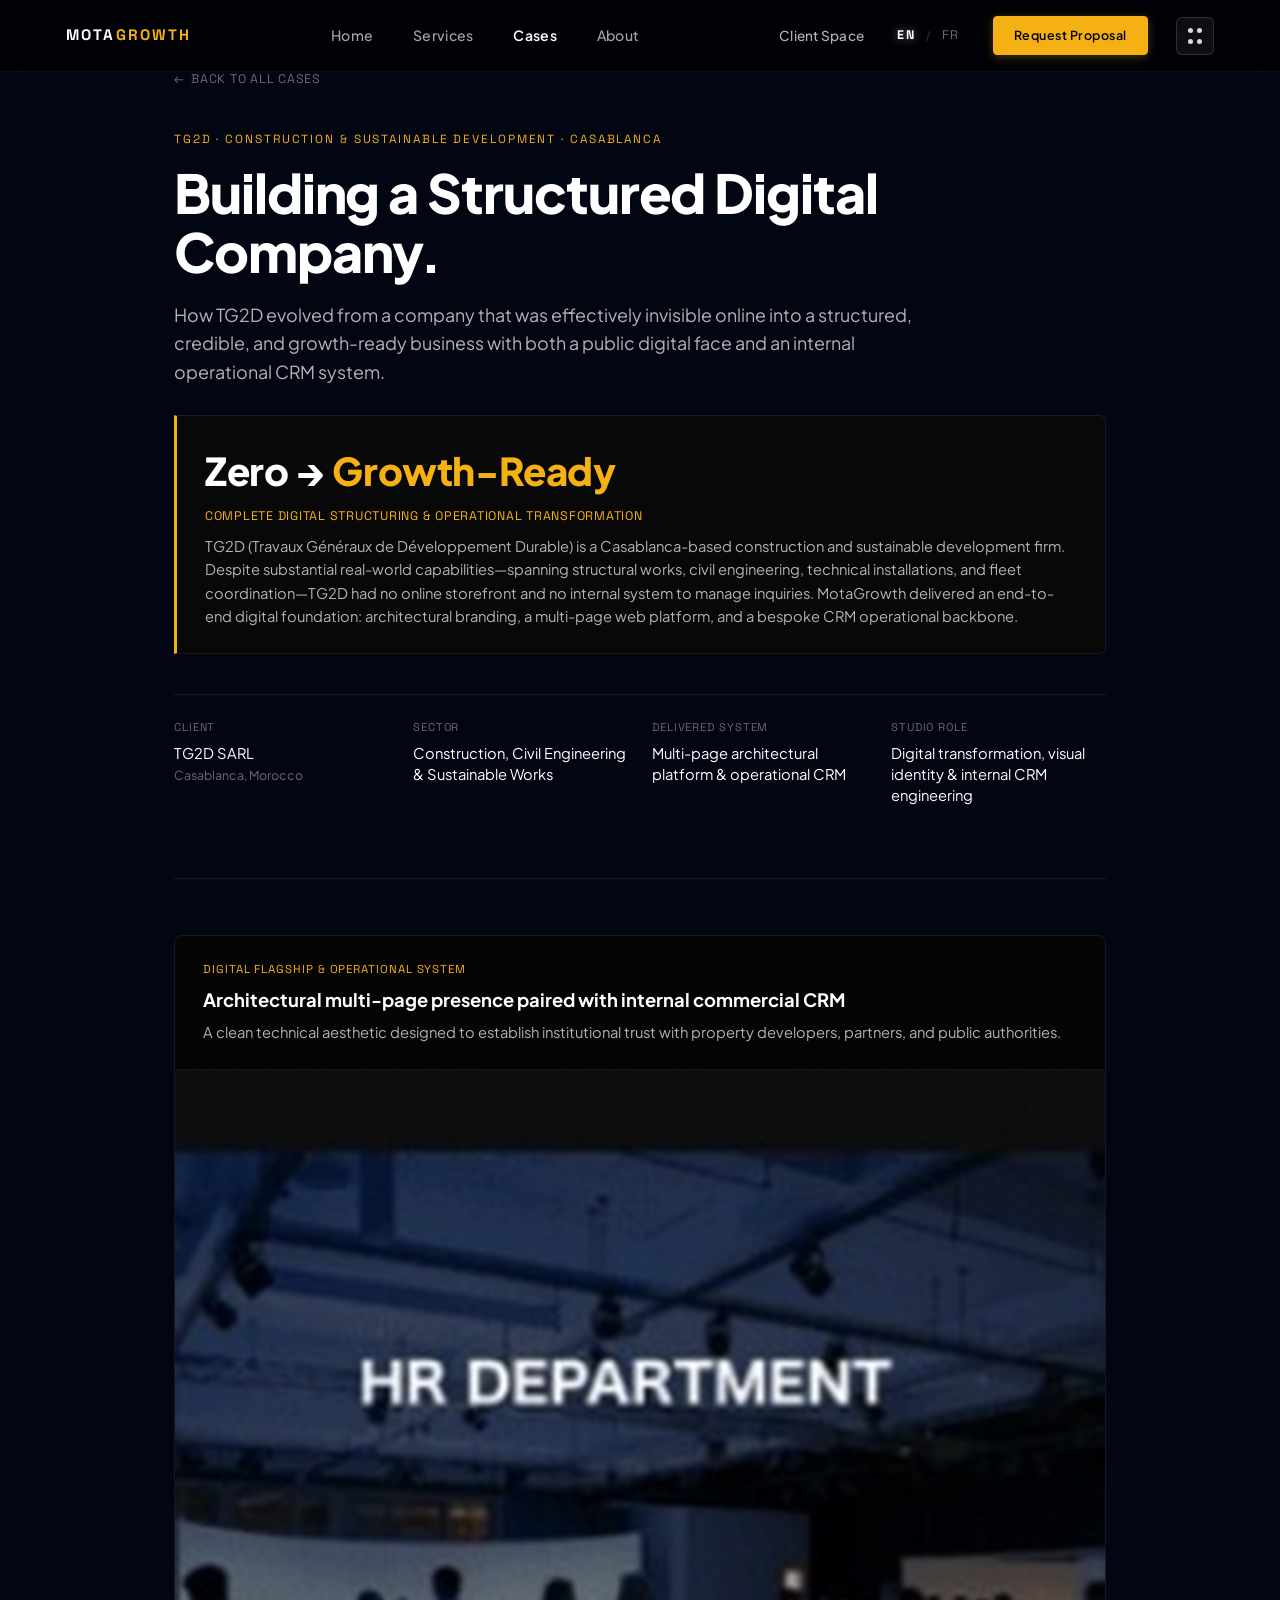
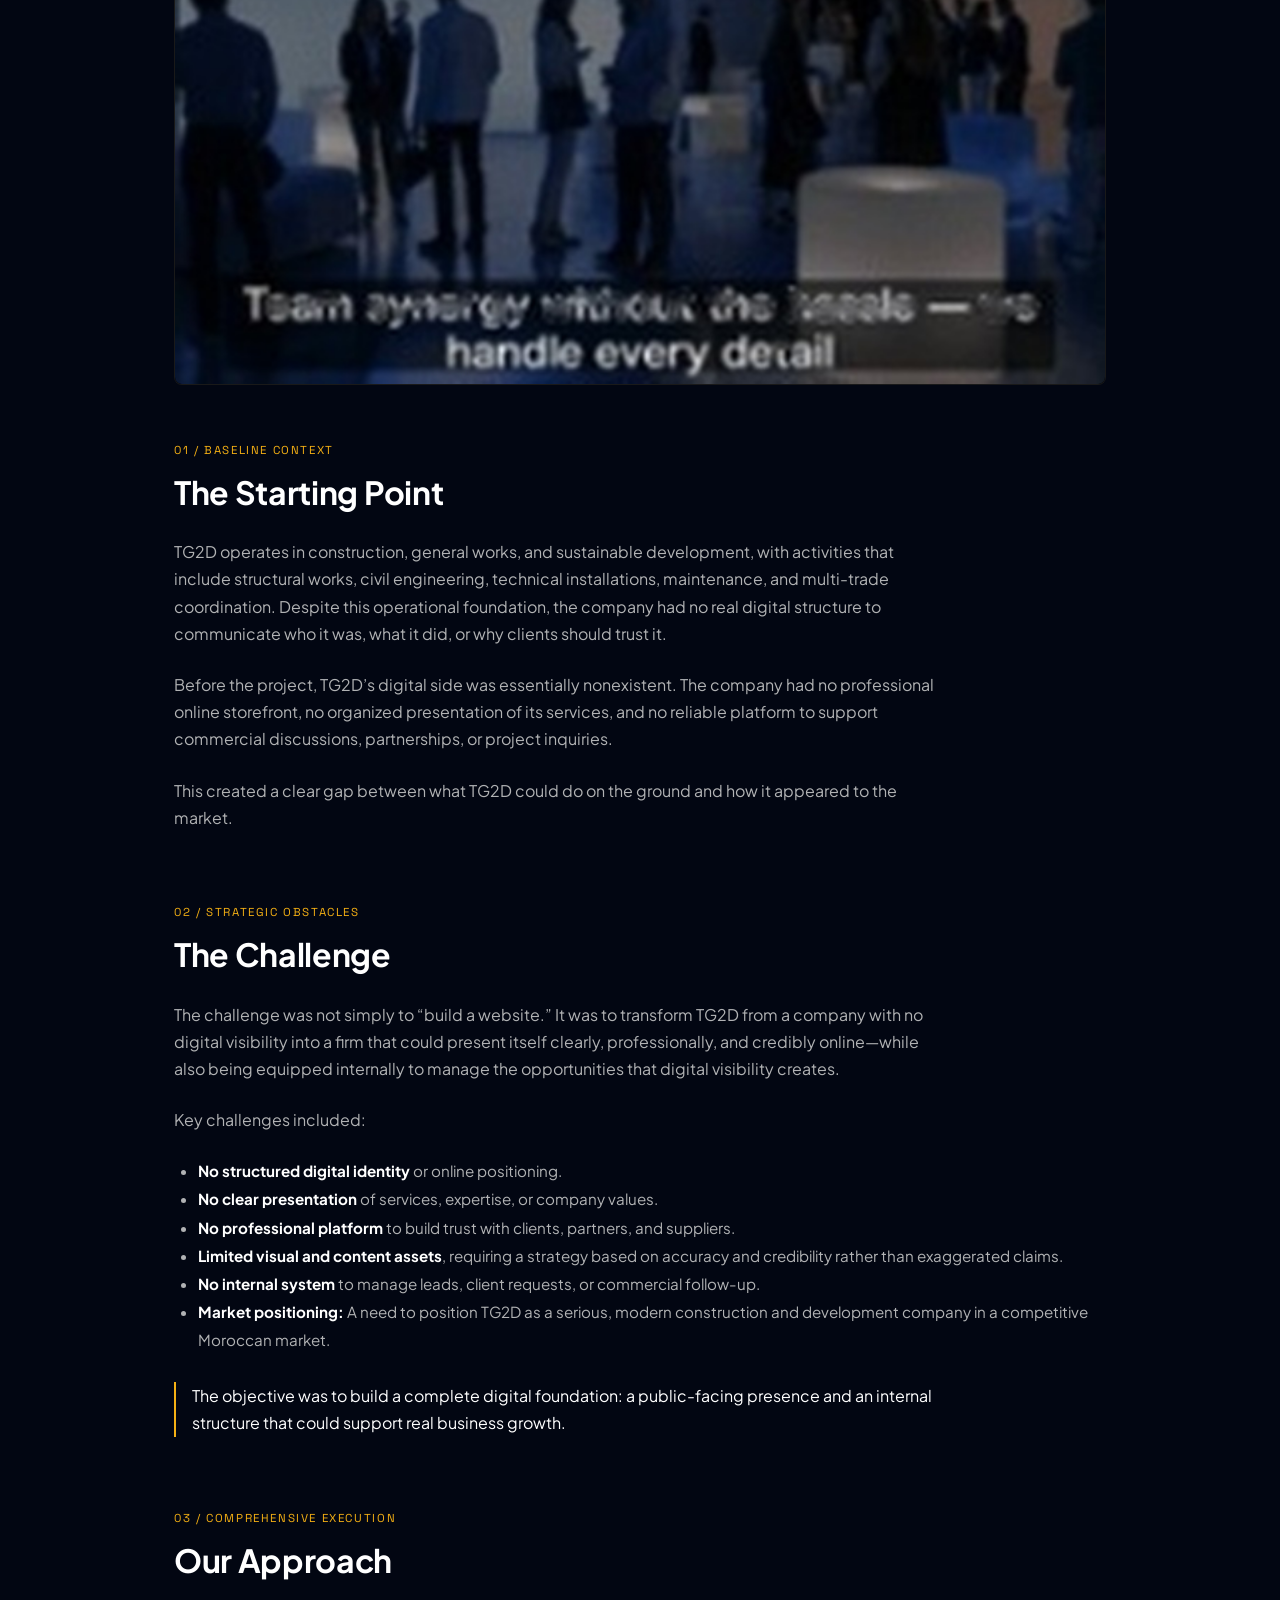
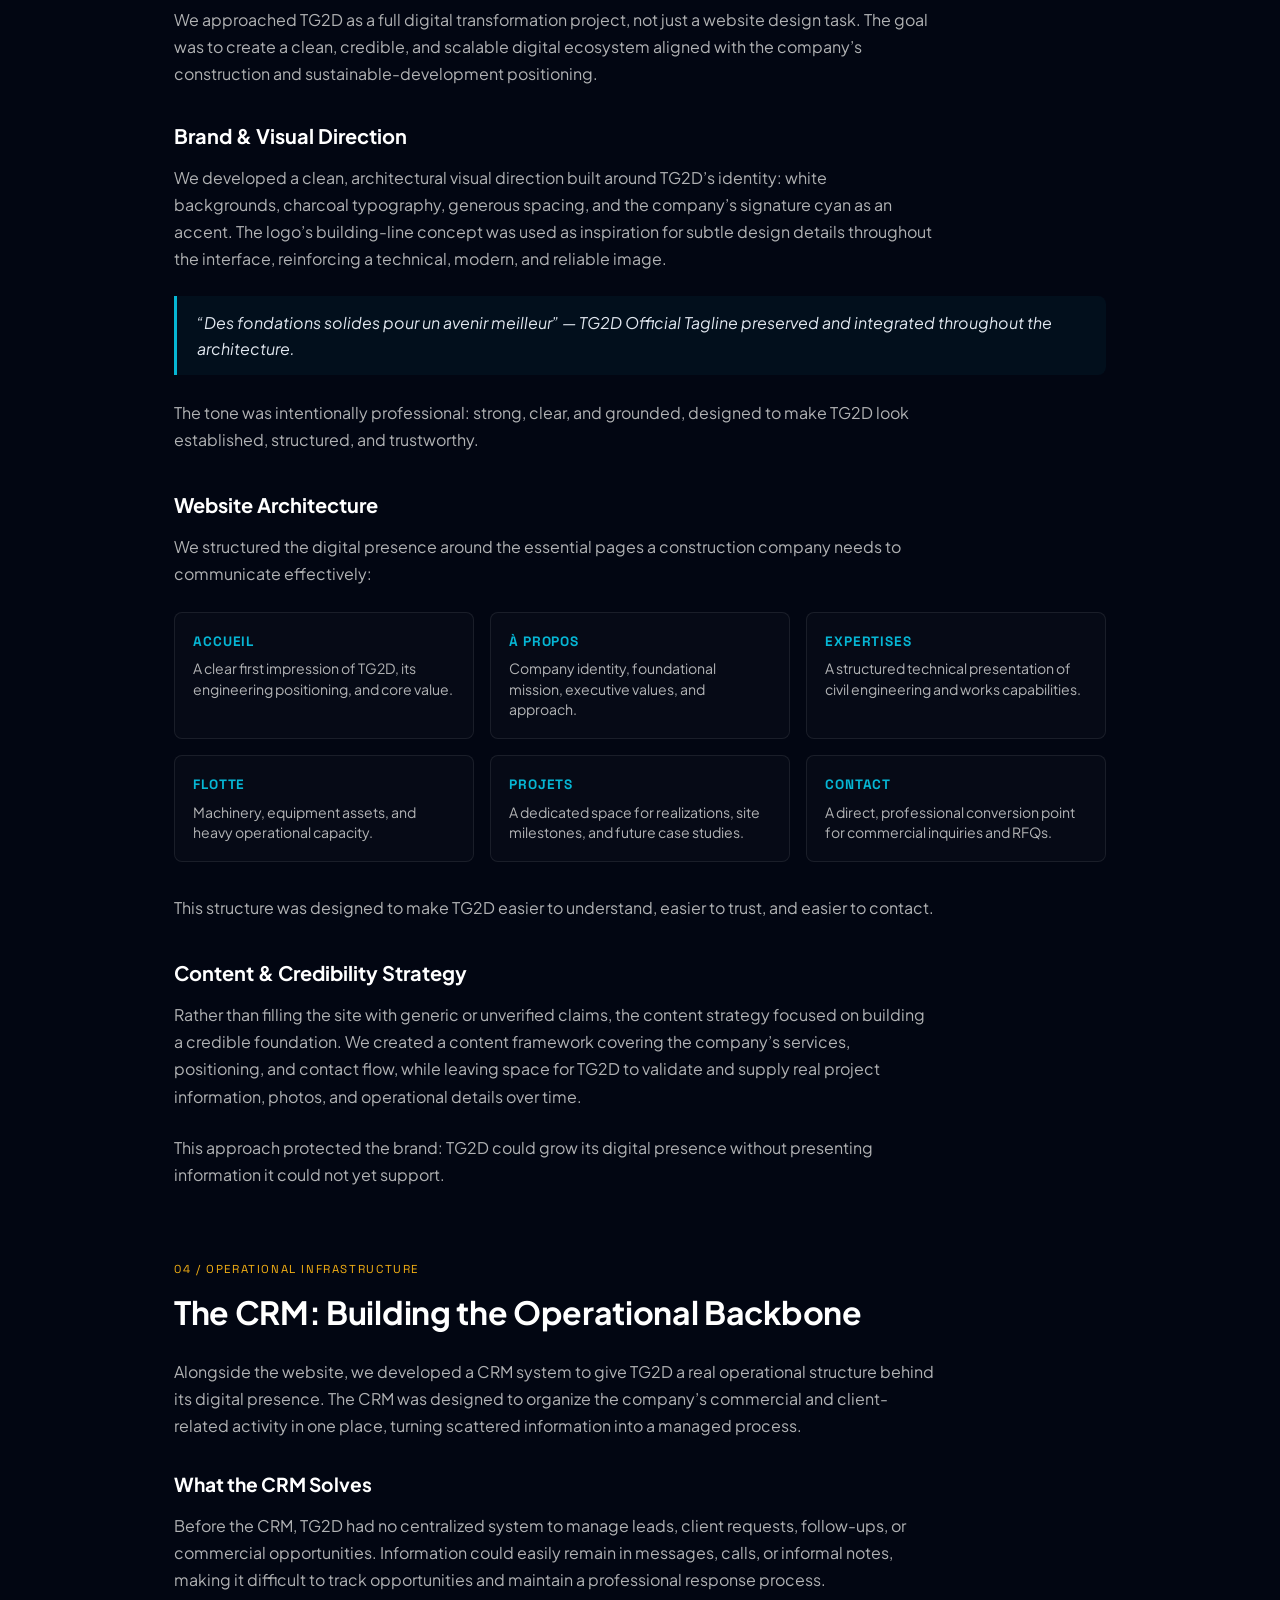
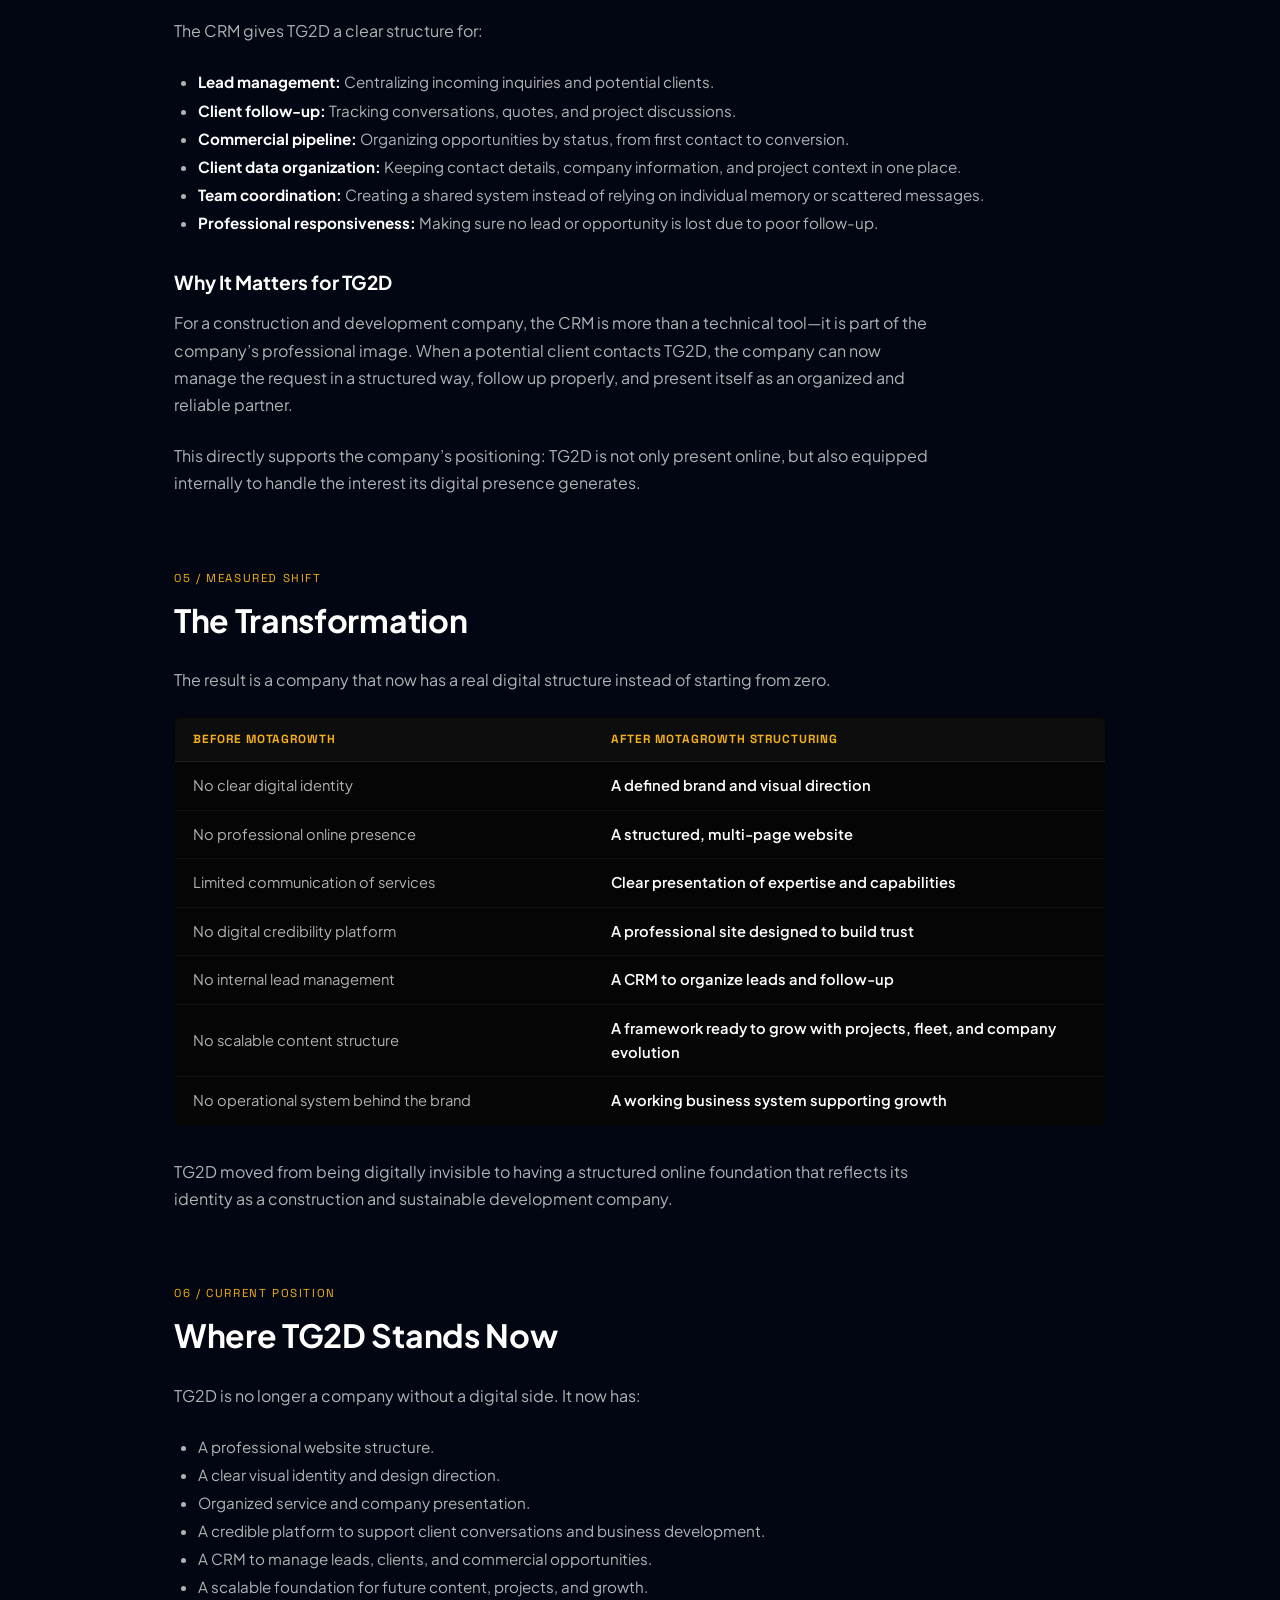
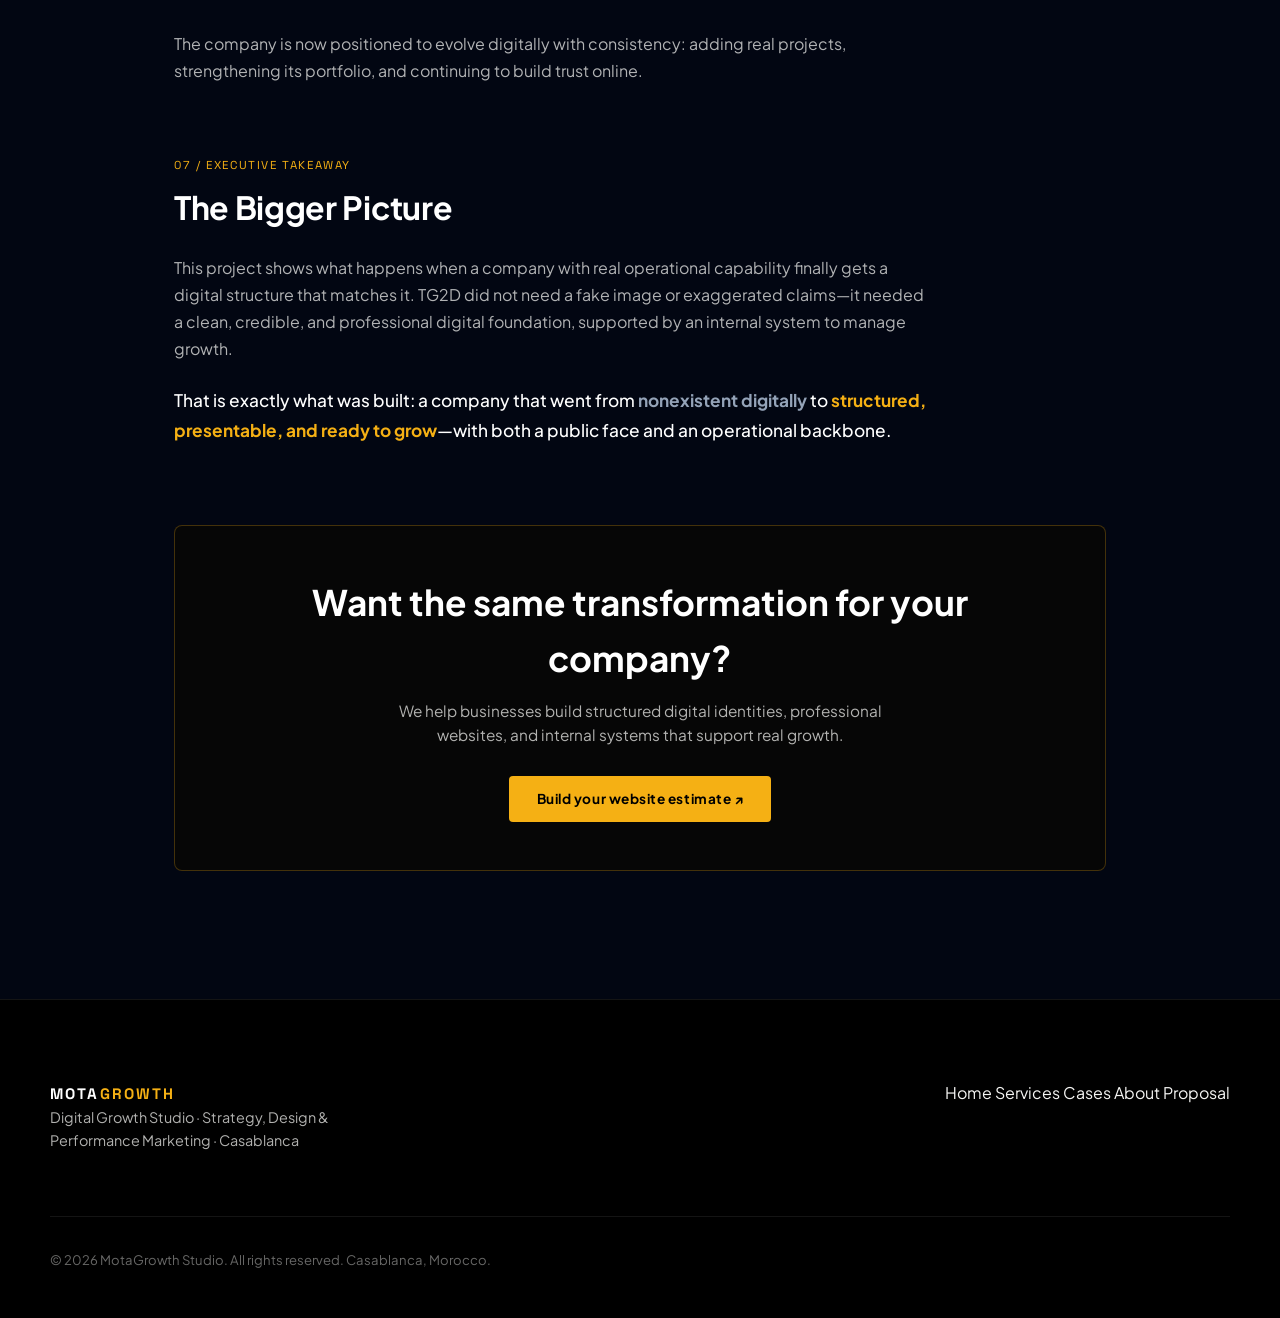
<file: case-tg2d.html>
<!DOCTYPE html>
<html lang="en">
<head>
  <meta charset="UTF-8">
  <meta name="viewport" content="width=device-width, initial-scale=1.0">
  <title>TG2D Case Study — Building a Structured Digital Company | MotaGrowth</title>
  <meta name="description" content="How MotaGrowth transformed TG2D from zero online visibility into a structured, credible, and growth-ready construction firm with an architectural website and operational CRM.">

  <!-- Favicon -->
  <link rel="icon" type="image/png" href="assets/mota-icon.png">

  <!-- Google Fonts -->
  <link rel="preconnect" href="https://fonts.googleapis.com">
  <link rel="preconnect" href="https://fonts.gstatic.com" crossorigin>
  <link href="https://fonts.googleapis.com/css2?family=Playfair+Display:ital,wght@0,600;0,700;1,400&family=Plus+Jakarta+Sans:wght@300;400;500;600;700;800&family=Space+Grotesk:wght@400;500;600;700&display=swap" rel="stylesheet">

  <!-- Global Stylesheet -->
  <link rel="stylesheet" href="styles.css?v=9.0">
  <style>
    .tg2d-cyan-accent {
      color: #06b6d4;
    }
    .tg2d-tagline-quote {
      border-left: 3px solid #06b6d4;
      padding: 0.85rem 1.25rem;
      background: rgba(6, 182, 212, 0.05);
      border-radius: 0 8px 8px 0;
      font-style: italic;
      color: #e2e8f0;
      margin: 1.5rem 0;
    }
    .tg2d-arch-grid {
      display: grid;
      grid-template-columns: repeat(auto-fit, minmax(240px, 1fr));
      gap: 1rem;
      margin: 1.5rem 0 2rem 0;
    }
    .tg2d-arch-item {
      background: rgba(255, 255, 255, 0.02);
      border: 1px solid rgba(255, 255, 255, 0.08);
      border-radius: 8px;
      padding: 1.15rem;
      transition: border-color 0.2s ease;
    }
    .tg2d-arch-item:hover {
      border-color: rgba(6, 182, 212, 0.4);
    }
    .tg2d-arch-page {
      font-family: var(--font-mono);
      font-size: 0.85rem;
      font-weight: 700;
      color: #06b6d4;
      margin-bottom: 0.35rem;
      text-transform: uppercase;
      letter-spacing: 0.06em;
    }
    .tg2d-arch-desc {
      font-size: 0.88rem;
      color: var(--text-secondary);
      line-height: 1.45;
      margin: 0;
    }
  </style>
</head>
<body class="is-subpage">

  <!-- Accessible Skip Link -->
  <a href="#main-content" class="skip-link">Skip to main content</a>

  <!-- Persistent Sticky Header -->
  <header class="site-header header-visible" id="site-header">
    <div class="header-inner">
      <a href="index.html" class="brand-link" aria-label="MotaGrowth Home">
        <span class="brand-text"><span class="mota-word">Mota</span><span class="growth-word">Growth</span></span>
      </a>

      <nav class="nav-menu" aria-label="Primary Navigation">
        <a href="index.html" class="nav-link">Home</a>
        <a href="services.html" class="nav-link">Services</a>
        <a href="cases.html" class="nav-link active">Cases</a>
        <a href="about.html" class="nav-link">About</a>
      </nav>

      <div class="header-actions">
        <a href="client-space.html" class="nav-link nav-link-client">Client Space</a>
        <div class="lang-selector" role="group" aria-label="Language Selector">
          <button type="button" class="lang-btn active" data-lang="en" aria-pressed="true">EN</button>
          <span class="lang-sep" aria-hidden="true">/</span>
          <button type="button" class="lang-btn" data-lang="fr" aria-pressed="false">FR</button>
        </div>
        <a href="proposal.html" class="btn-contact-header">
          <span>Request Proposal</span>
        </a>
        <button type="button" class="frame-menu-dots menu-chooser-trigger" aria-label="Open Studio Menu" title="Studio Menu" aria-haspopup="dialog" aria-expanded="false">
          <span class="grid-dot"></span>
          <span class="grid-dot"></span>
          <span class="grid-dot"></span>
          <span class="grid-dot"></span>
        </button>
      </div>
    </div>
  </header>

  <main id="main-content">
    <article class="cse">
      <div class="cse-container">

        <!-- Navigation back to Cases -->
        <a href="cases.html" class="cse-back">
          <span aria-hidden="true">←</span> Back to all cases
        </a>

        <!-- Hero Section -->
        <header class="cse-hero">
          <p class="cse-eyebrow">TG2D · Construction &amp; Sustainable Development · Casablanca</p>
          <h1 class="cse-title">Building a Structured Digital Company.</h1>
          <p class="cse-lede">
            How TG2D evolved from a company that was effectively invisible online into a structured, credible, and growth-ready business with both a public digital face and an internal operational CRM system.
          </p>

          <!-- Overview Context & Transformation Callout -->
          <div class="cse-callout">
            <div class="cse-callout-value">Zero → <span class="cse-callout-highlight">Growth-Ready</span></div>
            <div class="cse-callout-subtitle">Complete Digital Structuring &amp; Operational Transformation</div>
            <p class="cse-callout-text">
              TG2D (Travaux Généraux de Développement Durable) is a Casablanca-based construction and sustainable development firm. Despite substantial real-world capabilities—spanning structural works, civil engineering, technical installations, and fleet coordination—TG2D had no online storefront and no internal system to manage inquiries. MotaGrowth delivered an end-to-end digital foundation: architectural branding, a multi-page web platform, and a bespoke CRM operational backbone.
            </p>
          </div>

          <!-- Verified Project Metadata -->
          <dl class="cse-meta-grid">
            <div class="cse-meta-item">
              <dt>Client</dt>
              <dd>TG2D SARL<br><span style="color: var(--text-muted); font-size: 0.85em;">Casablanca, Morocco</span></dd>
            </div>
            <div class="cse-meta-item">
              <dt>Sector</dt>
              <dd>Construction, Civil Engineering &amp; Sustainable Works</dd>
            </div>
            <div class="cse-meta-item">
              <dt>Delivered System</dt>
              <dd>Multi-page architectural platform &amp; operational CRM</dd>
            </div>
            <div class="cse-meta-item">
              <dt>Studio Role</dt>
              <dd>Digital transformation, visual identity &amp; internal CRM engineering</dd>
            </div>
          </dl>
        </header>

        <!-- Preview Showcase Visual -->
        <div class="cse-decision-card" style="margin: 2.5rem 0 3.5rem 0;">
          <div class="cse-decision-header">
            <div class="cse-decision-num">Digital Flagship &amp; Operational System</div>
            <h3 class="cse-decision-headline">Architectural multi-page presence paired with internal commercial CRM</h3>
            <p class="cse-decision-rationale">A clean technical aesthetic designed to establish institutional trust with property developers, partners, and public authorities.</p>
          </div>
          <div class="cse-decision-img-wrap">
            <img src="assets/card2_clean_hd.jpg" alt="TG2D Digital Architecture Platform &amp; Operational Portal" class="cse-decision-img" loading="lazy">
          </div>
        </div>

        <!-- Section 1: The Starting Point -->
        <section class="cse-section" aria-labelledby="starting-point-title">
          <p class="cse-section-kicker">01 / Baseline Context</p>
          <h2 class="cse-section-title" id="starting-point-title">The Starting Point</h2>
          <p class="cse-body-text">
            TG2D operates in construction, general works, and sustainable development, with activities that include structural works, civil engineering, technical installations, maintenance, and multi-trade coordination. Despite this operational foundation, the company had no real digital structure to communicate who it was, what it did, or why clients should trust it.
          </p>
          <p class="cse-body-text">
            Before the project, TG2D’s digital side was essentially nonexistent. The company had no professional online storefront, no organized presentation of its services, and no reliable platform to support commercial discussions, partnerships, or project inquiries.
          </p>
          <p class="cse-body-text">
            This created a clear gap between what TG2D could do on the ground and how it appeared to the market.
          </p>
        </section>

        <!-- Section 2: The Challenge -->
        <section class="cse-section" aria-labelledby="challenge-title">
          <p class="cse-section-kicker">02 / Strategic Obstacles</p>
          <h2 class="cse-section-title" id="challenge-title">The Challenge</h2>
          <p class="cse-body-text">
            The challenge was not simply to “build a website.” It was to transform TG2D from a company with no digital visibility into a firm that could present itself clearly, professionally, and credibly online—while also being equipped internally to manage the opportunities that digital visibility creates.
          </p>
          <p class="cse-body-text">
            Key challenges included:
          </p>
          <ul style="color: var(--text-secondary); font-size: 0.95rem; line-height: 1.85; margin: 0 0 1.75rem 1.5rem;">
            <li><strong style="color: #fff;">No structured digital identity</strong> or online positioning.</li>
            <li><strong style="color: #fff;">No clear presentation</strong> of services, expertise, or company values.</li>
            <li><strong style="color: #fff;">No professional platform</strong> to build trust with clients, partners, and suppliers.</li>
            <li><strong style="color: #fff;">Limited visual and content assets</strong>, requiring a strategy based on accuracy and credibility rather than exaggerated claims.</li>
            <li><strong style="color: #fff;">No internal system</strong> to manage leads, client requests, or commercial follow-up.</li>
            <li><strong style="color: #fff;">Market positioning:</strong> A need to position TG2D as a serious, modern construction and development company in a competitive Moroccan market.</li>
          </ul>
          <p class="cse-body-text" style="border-left: 2px solid var(--brand-gold); padding-left: 1rem; color: #FFFFFF;">
            The objective was to build a complete digital foundation: a public-facing presence and an internal structure that could support real business growth.
          </p>
        </section>

        <!-- Section 3: Our Approach -->
        <section class="cse-section" aria-labelledby="approach-title">
          <p class="cse-section-kicker">03 / Comprehensive Execution</p>
          <h2 class="cse-section-title" id="approach-title">Our Approach</h2>
          <p class="cse-body-text">
            We approached TG2D as a full digital transformation project, not just a website design task. The goal was to create a clean, credible, and scalable digital ecosystem aligned with the company’s construction and sustainable-development positioning.
          </p>

          <h3 style="font-size: 1.25rem; font-weight: 700; color: #ffffff; margin: 2rem 0 0.75rem 0;">Brand &amp; Visual Direction</h3>
          <p class="cse-body-text">
            We developed a clean, architectural visual direction built around TG2D’s identity: white backgrounds, charcoal typography, generous spacing, and the company’s signature cyan as an accent. The logo’s building-line concept was used as inspiration for subtle design details throughout the interface, reinforcing a technical, modern, and reliable image.
          </p>

          <div class="tg2d-tagline-quote">
            “Des fondations solides pour un avenir meilleur” — TG2D Official Tagline preserved and integrated throughout the architecture.
          </div>

          <p class="cse-body-text">
            The tone was intentionally professional: strong, clear, and grounded, designed to make TG2D look established, structured, and trustworthy.
          </p>

          <h3 style="font-size: 1.25rem; font-weight: 700; color: #ffffff; margin: 2.25rem 0 0.75rem 0;">Website Architecture</h3>
          <p class="cse-body-text">
            We structured the digital presence around the essential pages a construction company needs to communicate effectively:
          </p>

          <div class="tg2d-arch-grid">
            <div class="tg2d-arch-item">
              <div class="tg2d-arch-page">Accueil</div>
              <p class="tg2d-arch-desc">A clear first impression of TG2D, its engineering positioning, and core value.</p>
            </div>
            <div class="tg2d-arch-item">
              <div class="tg2d-arch-page">À propos</div>
              <p class="tg2d-arch-desc">Company identity, foundational mission, executive values, and approach.</p>
            </div>
            <div class="tg2d-arch-item">
              <div class="tg2d-arch-page">Expertises</div>
              <p class="tg2d-arch-desc">A structured technical presentation of civil engineering and works capabilities.</p>
            </div>
            <div class="tg2d-arch-item">
              <div class="tg2d-arch-page">Flotte</div>
              <p class="tg2d-arch-desc">Machinery, equipment assets, and heavy operational capacity.</p>
            </div>
            <div class="tg2d-arch-item">
              <div class="tg2d-arch-page">Projets</div>
              <p class="tg2d-arch-desc">A dedicated space for realizations, site milestones, and future case studies.</p>
            </div>
            <div class="tg2d-arch-item">
              <div class="tg2d-arch-page">Contact</div>
              <p class="tg2d-arch-desc">A direct, professional conversion point for commercial inquiries and RFQs.</p>
            </div>
          </div>

          <p class="cse-body-text">
            This structure was designed to make TG2D easier to understand, easier to trust, and easier to contact.
          </p>

          <h3 style="font-size: 1.25rem; font-weight: 700; color: #ffffff; margin: 2.25rem 0 0.75rem 0;">Content &amp; Credibility Strategy</h3>
          <p class="cse-body-text">
            Rather than filling the site with generic or unverified claims, the content strategy focused on building a credible foundation. We created a content framework covering the company’s services, positioning, and contact flow, while leaving space for TG2D to validate and supply real project information, photos, and operational details over time.
          </p>
          <p class="cse-body-text">
            This approach protected the brand: TG2D could grow its digital presence without presenting information it could not yet support.
          </p>
        </section>

        <!-- Section 4: The CRM Backbone -->
        <section class="cse-section" aria-labelledby="crm-title">
          <p class="cse-section-kicker">04 / Operational Infrastructure</p>
          <h2 class="cse-section-title" id="crm-title">The CRM: Building the Operational Backbone</h2>
          <p class="cse-body-text">
            Alongside the website, we developed a CRM system to give TG2D a real operational structure behind its digital presence. The CRM was designed to organize the company’s commercial and client-related activity in one place, turning scattered information into a managed process.
          </p>

          <h3 style="font-size: 1.2rem; font-weight: 700; color: #ffffff; margin: 1.85rem 0 0.75rem 0;">What the CRM Solves</h3>
          <p class="cse-body-text">
            Before the CRM, TG2D had no centralized system to manage leads, client requests, follow-ups, or commercial opportunities. Information could easily remain in messages, calls, or informal notes, making it difficult to track opportunities and maintain a professional response process.
          </p>
          <p class="cse-body-text">
            The CRM gives TG2D a clear structure for:
          </p>
          <ul style="color: var(--text-secondary); font-size: 0.95rem; line-height: 1.85; margin: 0 0 1.75rem 1.5rem;">
            <li><strong style="color: #fff;">Lead management:</strong> Centralizing incoming inquiries and potential clients.</li>
            <li><strong style="color: #fff;">Client follow-up:</strong> Tracking conversations, quotes, and project discussions.</li>
            <li><strong style="color: #fff;">Commercial pipeline:</strong> Organizing opportunities by status, from first contact to conversion.</li>
            <li><strong style="color: #fff;">Client data organization:</strong> Keeping contact details, company information, and project context in one place.</li>
            <li><strong style="color: #fff;">Team coordination:</strong> Creating a shared system instead of relying on individual memory or scattered messages.</li>
            <li><strong style="color: #fff;">Professional responsiveness:</strong> Making sure no lead or opportunity is lost due to poor follow-up.</li>
          </ul>

          <h3 style="font-size: 1.2rem; font-weight: 700; color: #ffffff; margin: 1.85rem 0 0.75rem 0;">Why It Matters for TG2D</h3>
          <p class="cse-body-text">
            For a construction and development company, the CRM is more than a technical tool—it is part of the company’s professional image. When a potential client contacts TG2D, the company can now manage the request in a structured way, follow up properly, and present itself as an organized and reliable partner.
          </p>
          <p class="cse-body-text">
            This directly supports the company’s positioning: TG2D is not only present online, but also equipped internally to handle the interest its digital presence generates.
          </p>
        </section>

        <!-- Section 5: The Transformation Table -->
        <section class="cse-section" aria-labelledby="transformation-title">
          <p class="cse-section-kicker">05 / Measured Shift</p>
          <h2 class="cse-section-title" id="transformation-title">The Transformation</h2>
          <p class="cse-body-text">
            The result is a company that now has a real digital structure instead of starting from zero.
          </p>

          <div class="cse-table-wrap">
            <table class="cse-table" aria-label="TG2D Before and After Transformation">
              <thead>
                <tr>
                  <th style="width: 45%;">Before MotaGrowth</th>
                  <th style="width: 55%; color: var(--brand-gold);">After MotaGrowth Structuring</th>
                </tr>
              </thead>
              <tbody>
                <tr>
                  <td>No clear digital identity</td>
                  <td>A defined brand and visual direction</td>
                </tr>
                <tr>
                  <td>No professional online presence</td>
                  <td>A structured, multi-page website</td>
                </tr>
                <tr>
                  <td>Limited communication of services</td>
                  <td>Clear presentation of expertise and capabilities</td>
                </tr>
                <tr>
                  <td>No digital credibility platform</td>
                  <td>A professional site designed to build trust</td>
                </tr>
                <tr>
                  <td>No internal lead management</td>
                  <td>A CRM to organize leads and follow-up</td>
                </tr>
                <tr>
                  <td>No scalable content structure</td>
                  <td>A framework ready to grow with projects, fleet, and company evolution</td>
                </tr>
                <tr>
                  <td>No operational system behind the brand</td>
                  <td>A working business system supporting growth</td>
                </tr>
              </tbody>
            </table>
          </div>

          <p class="cse-body-text">
            TG2D moved from being digitally invisible to having a structured online foundation that reflects its identity as a construction and sustainable development company.
          </p>
        </section>

        <!-- Section 6: Where TG2D Stands Now -->
        <section class="cse-section" aria-labelledby="stands-now-title">
          <p class="cse-section-kicker">06 / Current Position</p>
          <h2 class="cse-section-title" id="stands-now-title">Where TG2D Stands Now</h2>
          <p class="cse-body-text">
            TG2D is no longer a company without a digital side. It now has:
          </p>
          <ul style="color: var(--text-secondary); font-size: 0.95rem; line-height: 1.85; margin: 0 0 1.75rem 1.5rem;">
            <li>A professional website structure.</li>
            <li>A clear visual identity and design direction.</li>
            <li>Organized service and company presentation.</li>
            <li>A credible platform to support client conversations and business development.</li>
            <li>A CRM to manage leads, clients, and commercial opportunities.</li>
            <li>A scalable foundation for future content, projects, and growth.</li>
          </ul>
          <p class="cse-body-text">
            The company is now positioned to evolve digitally with consistency: adding real projects, strengthening its portfolio, and continuing to build trust online.
          </p>
        </section>

        <!-- Section 7: The Bigger Picture -->
        <section class="cse-section" aria-labelledby="bigger-picture-title">
          <p class="cse-section-kicker">07 / Executive Takeaway</p>
          <h2 class="cse-section-title" id="bigger-picture-title">The Bigger Picture</h2>
          <p class="cse-body-text">
            This project shows what happens when a company with real operational capability finally gets a digital structure that matches it. TG2D did not need a fake image or exaggerated claims—it needed a clean, credible, and professional digital foundation, supported by an internal system to manage growth.
          </p>
          <p class="cse-body-text" style="font-size: 1.08rem; color: #FFFFFF; font-weight: 500;">
            That is exactly what was built: a company that went from <strong style="color: #94a3b8;">nonexistent digitally</strong> to <strong style="color: var(--brand-gold);">structured, presentable, and ready to grow</strong>—with both a public face and an operational backbone.
          </p>
        </section>

        <!-- Final Contact CTA Card -->
        <section class="cse-contact-card">
          <h2 class="cse-contact-title">Want the same transformation for your company?</h2>
          <p class="cse-contact-desc">
            We help businesses build structured digital identities, professional websites, and internal systems that support real growth.
          </p>
          <a href="proposal.html?service=digital-architecture" class="cse-contact-btn">
            Build your website estimate ↗
          </a>
        </section>

      </div>
    </article>
  </main>

  <!-- Persistent Footer -->
  <footer class="site-footer">
    <div class="content-container">
      <div class="footer-top">
        <div class="footer-brand">
          <a href="index.html" class="footer-logo">
            <span class="brand-text"><span class="mota-word">Mota</span><span class="growth-word">Growth</span></span>
          </a>
          <p class="footer-tagline">Digital Growth Studio · Strategy, Design &amp; Performance Marketing · Casablanca</p>
        </div>
        <div class="footer-nav">
          <a href="index.html">Home</a>
          <a href="services.html">Services</a>
          <a href="cases.html">Cases</a>
          <a href="about.html">About</a>
          <a href="proposal.html">Proposal</a>
        </div>
      </div>
      <div class="footer-bottom">
        <div class="f-copy">© 2026 MotaGrowth Studio. All rights reserved. Casablanca, Morocco.</div>
      </div>
    </div>
  </footer>

  <!-- Studio Custom Precision Cursor -->
  <div class="studio-cursor-dot cursor-dot" id="cursor-dot" aria-hidden="true"></div>
  <div class="studio-cursor-ring cursor-ring" id="cursor-ring" aria-hidden="true"></div>

  <script src="app.js?v=5.0"></script>
</body>
</html>
</file>
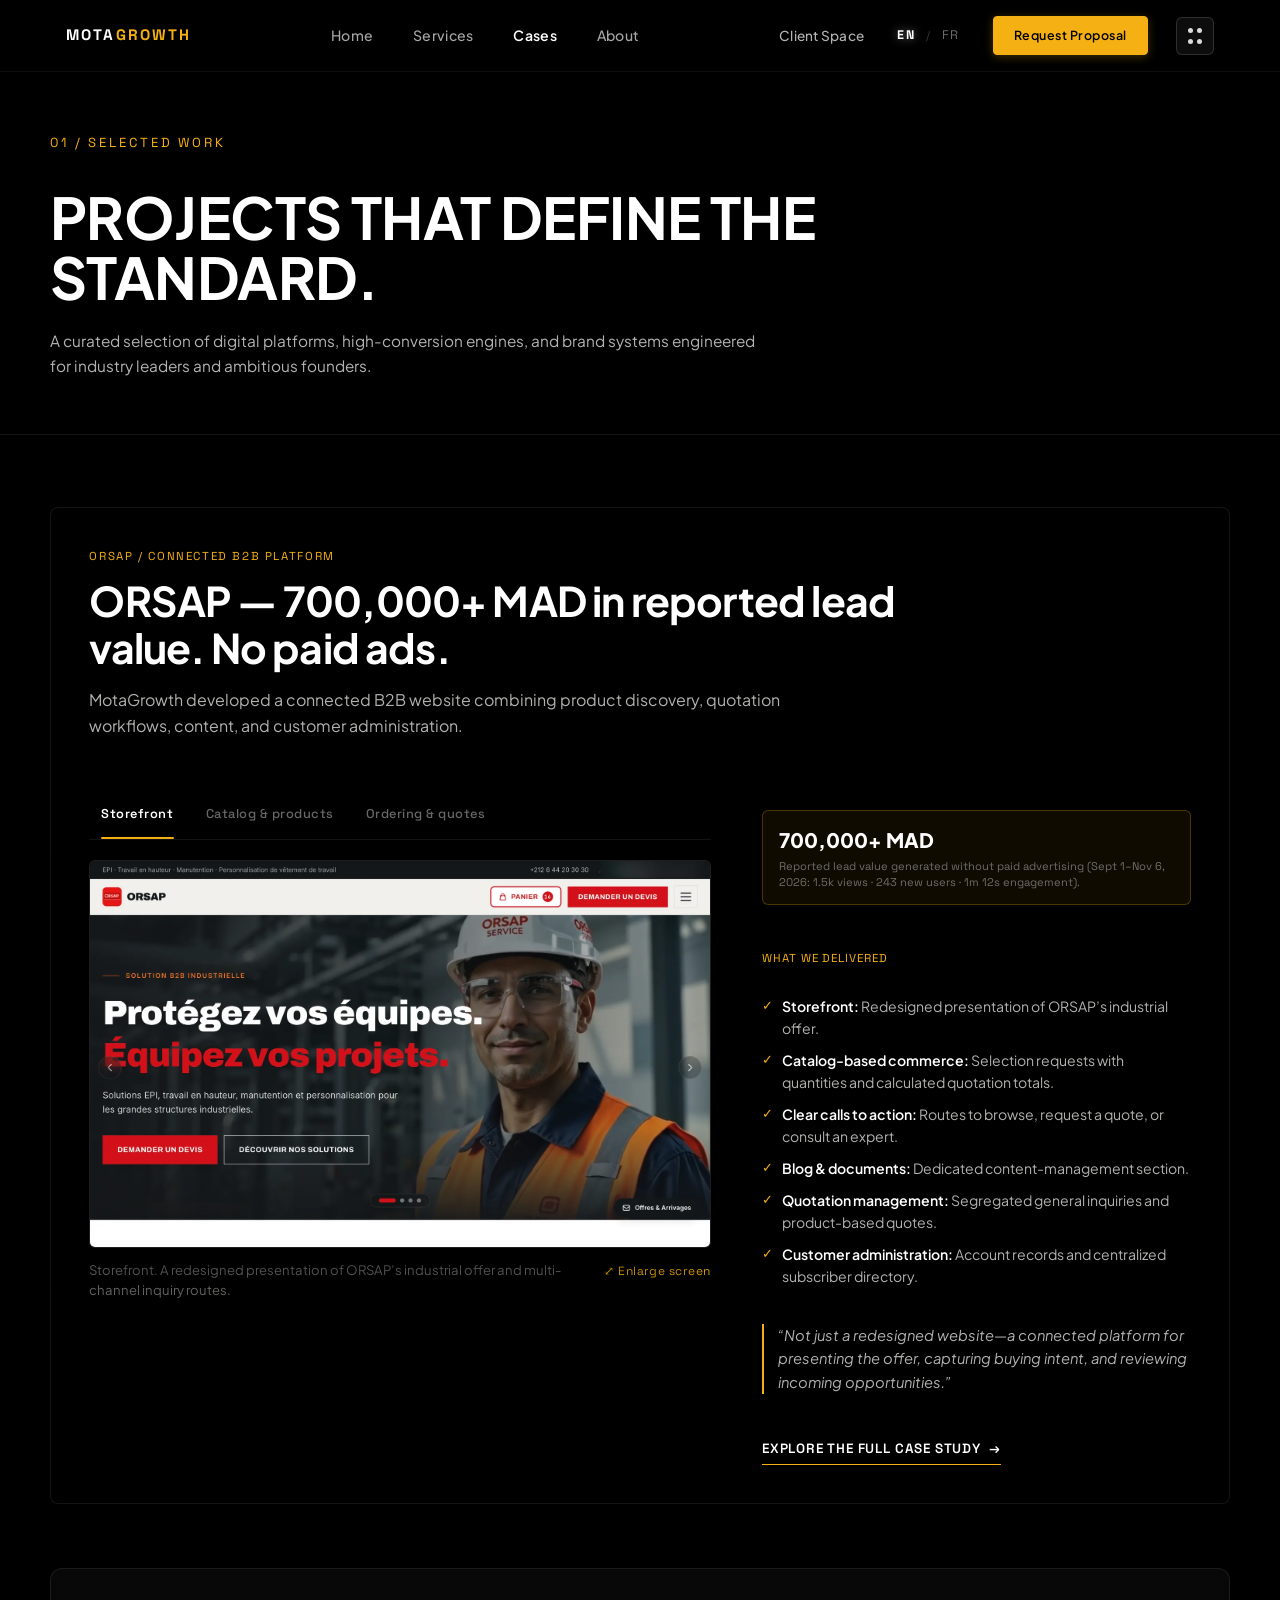
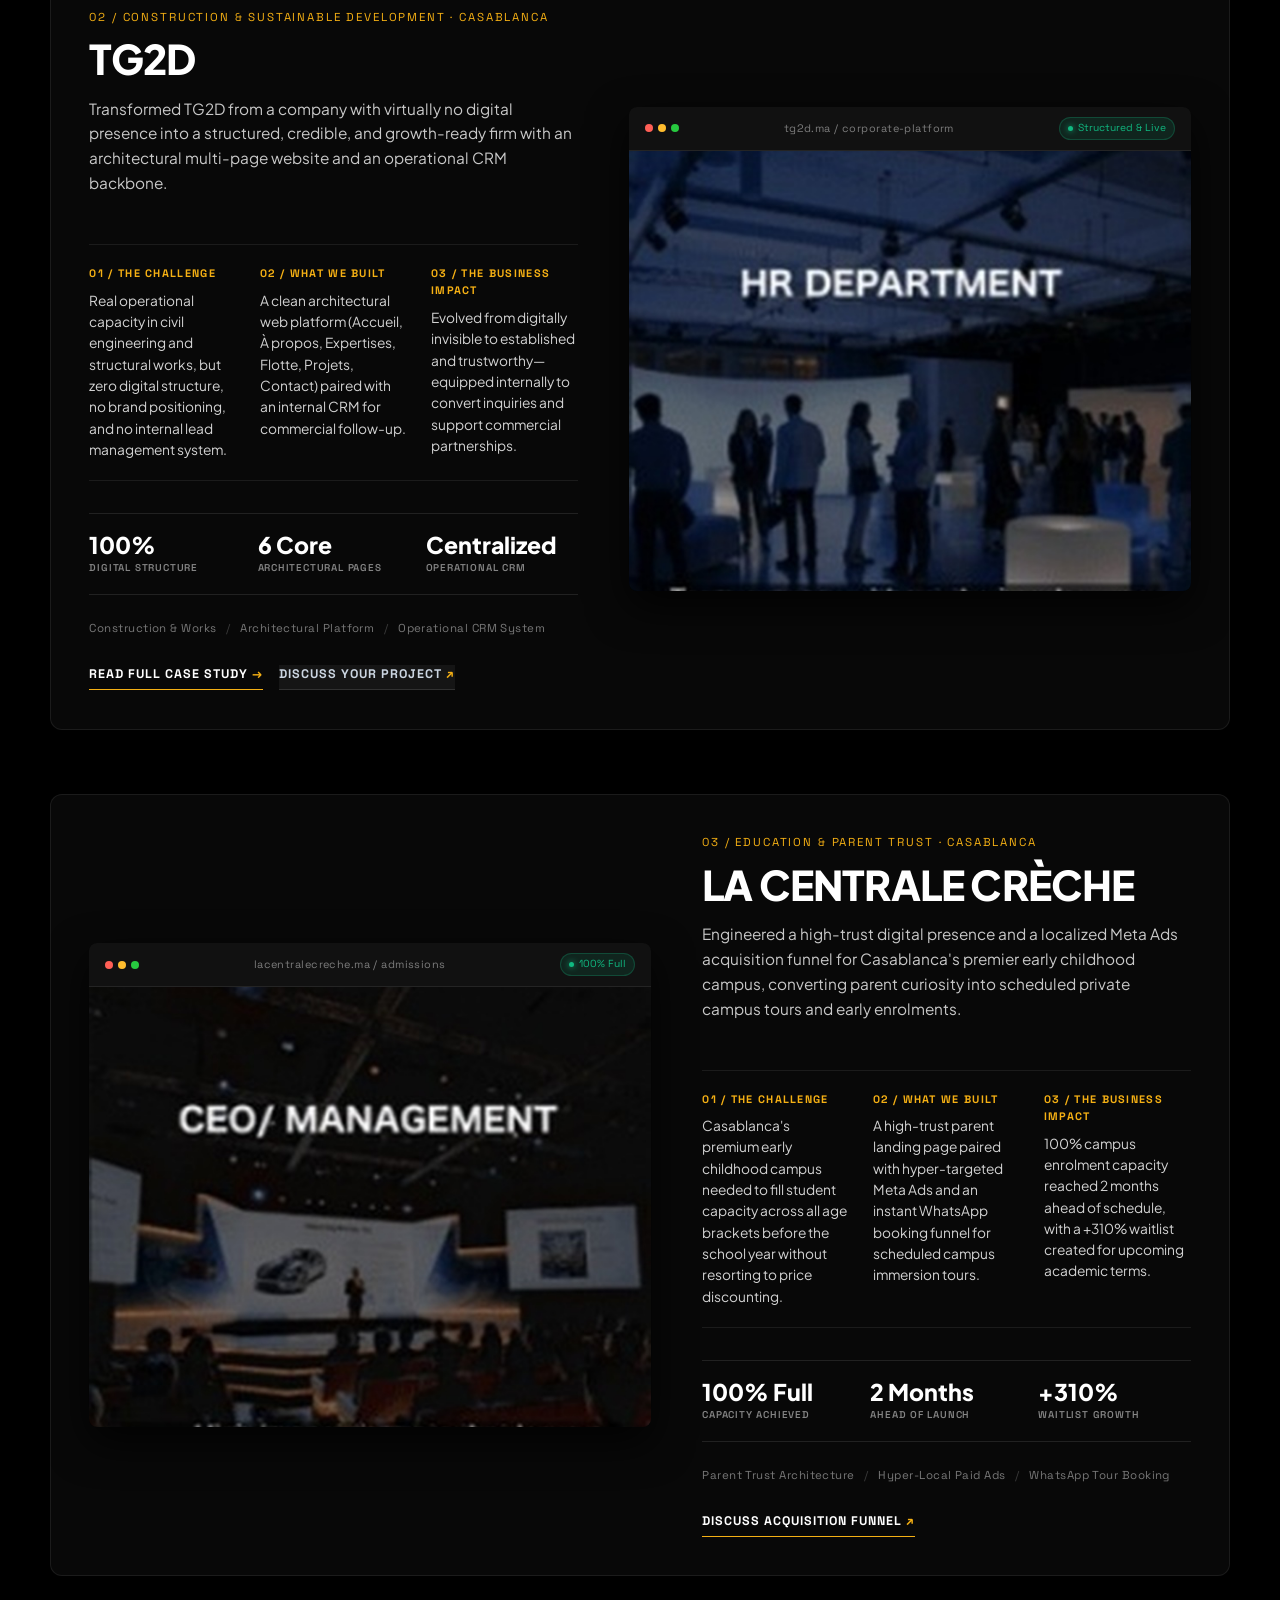
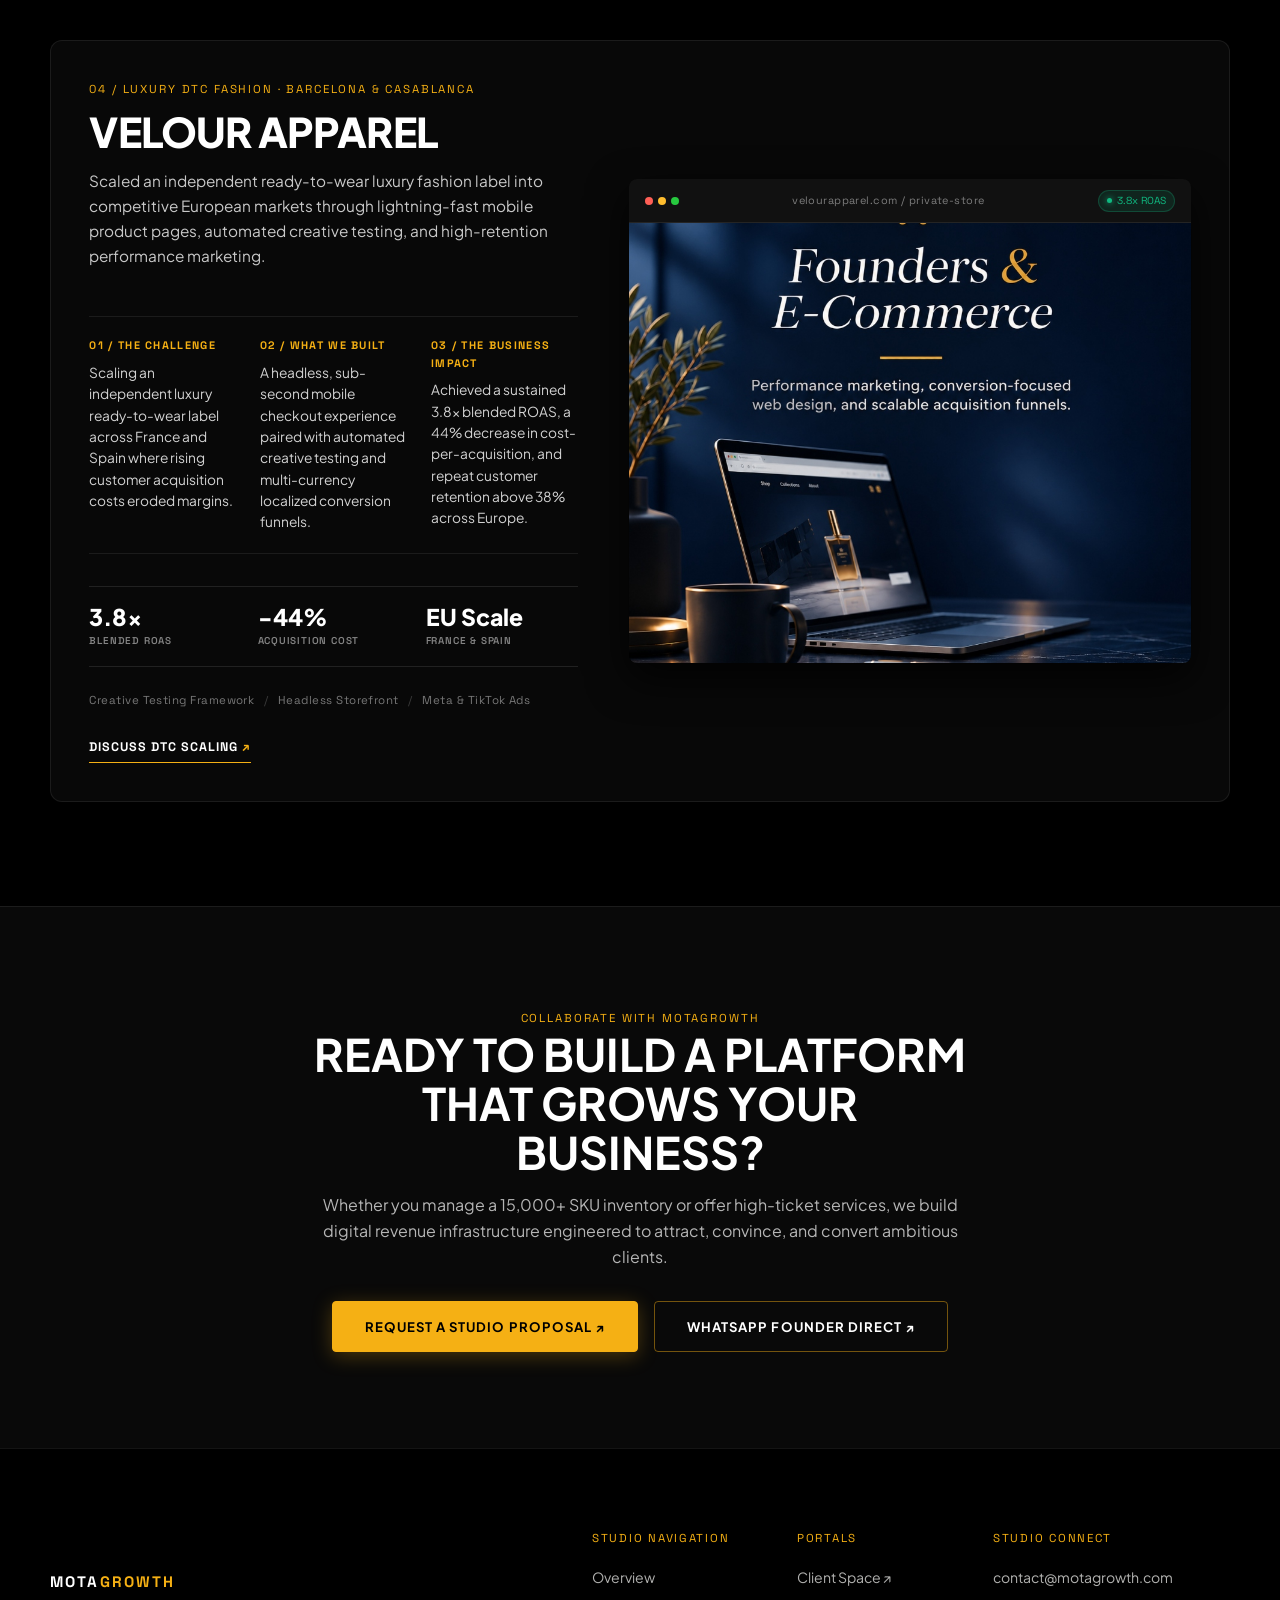
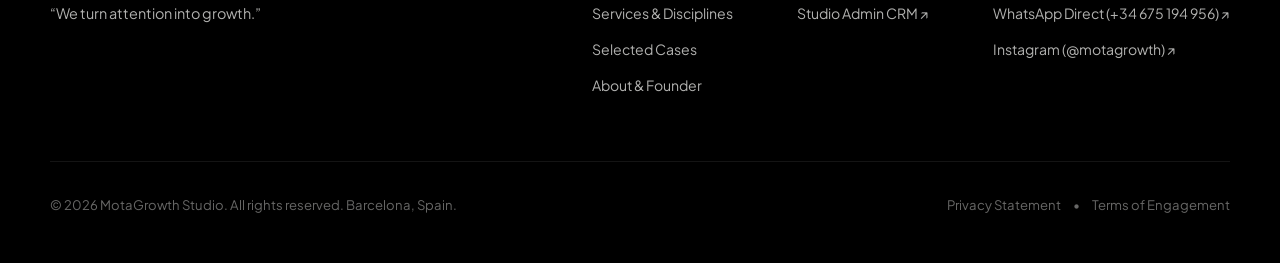
<file: cases.html>
<!DOCTYPE html>
<html lang="en">
<head>
  <meta charset="UTF-8">
  <meta name="viewport" content="width=device-width, initial-scale=1.0">
  <title>Selected Cases | MotaGrowth Digital Growth Studio</title>
  <meta name="description" content="Curated digital platforms, high-conversion funnels, and enterprise architectures built by MotaGrowth for ORSAP, TG2D, La Centrale Crèche, and Velour.">

  <!-- Favicon -->
  <link rel="icon" type="image/png" href="assets/mota-icon.png">

  <!-- Google Fonts -->
  <link rel="preconnect" href="https://fonts.googleapis.com">
  <link rel="preconnect" href="https://fonts.gstatic.com" crossorigin>
  <link href="https://fonts.googleapis.com/css2?family=Playfair+Display:ital,wght@0,600;0,700;1,400&family=Plus+Jakarta+Sans:wght@300;400;500;600;700;800&family=Space+Grotesk:wght@400;500;600;700&display=swap" rel="stylesheet">

  <!-- Global Stylesheet -->
  <link rel="stylesheet" href="styles.css?v=4.9">
</head>
<body class="is-subpage">

  <!-- Accessible Skip Link -->
  <a href="#main-content" class="skip-link">Skip to main content</a>

  <!-- Persistent Sticky Header -->
  <header class="site-header header-visible" id="site-header">
    <div class="header-inner">
      <!-- Left: Logo -->
      <a href="index.html" class="brand-link" aria-label="MotaGrowth Home">
        <span class="brand-text"><span class="mota-word">Mota</span><span class="growth-word">Growth</span></span>
      </a>

      <!-- Center: Navigation -->
      <nav class="nav-menu" aria-label="Primary Navigation">
        <a href="index.html" class="nav-link">Home</a>
        <a href="services.html" class="nav-link">Services</a>
        <a href="cases.html" class="nav-link active">Cases</a>
        <a href="about.html" class="nav-link">About</a>
      </nav>

      <!-- Right: Client Space · EN / FR · Request Proposal · Menu Trigger -->
      <div class="header-actions">
        <a href="client-space.html" class="nav-link nav-link-client">Client Space</a>
        <div class="lang-selector" role="group" aria-label="Language Selector">
          <button type="button" class="lang-btn active" data-lang="en" aria-pressed="true">EN</button>
          <span class="lang-sep" aria-hidden="true">/</span>
          <button type="button" class="lang-btn" data-lang="fr" aria-pressed="false">FR</button>
        </div>
        <a href="proposal.html" class="btn-contact-header">
          <span>Request Proposal</span>
        </a>
        <button type="button" class="frame-menu-dots menu-chooser-trigger" aria-label="Open Studio Menu" title="Studio Menu" aria-haspopup="dialog" aria-expanded="false">
          <span class="grid-dot"></span>
          <span class="grid-dot"></span>
          <span class="grid-dot"></span>
          <span class="grid-dot"></span>
        </button>
      </div>
    </div>
  </header>

  <main id="main-content">

    <!-- Editorial Subpage Hero -->
    <section class="cases-hero-editorial">
      <div class="content-container">
        <span class="subpage-tag">01 / SELECTED WORK</span>
        <h1 class="cases-main-title">PROJECTS THAT DEFINE THE STANDARD.</h1>
        <p class="cases-main-subtitle">
          A curated selection of digital platforms, high-conversion engines, and brand systems engineered for industry leaders and ambitious founders.
        </p>
      </div>
    </section>

    <!-- Visual Portfolio Feed -->
    <section class="cases-feed-section">
      <div class="content-container">
        <div class="cases-feed-list">

          <!-- Project 01: ORSAP MA (Showcase Component) -->
          <article class="case-feed-card orsap-featured-card" id="orsap" style="display: block; padding: 0; background: transparent; border: none; box-shadow: none;">
            <div class="ocs" id="showcase-orsap" data-ocs aria-label="ORSAP Project Showcase">
              <div class="ocs-intro">
                <p class="ocs-eyebrow">ORSAP / CONNECTED B2B PLATFORM</p>
                <h2 class="ocs-title">ORSAP — 700,000+ MAD in reported lead value. No paid ads.</h2>
                <p class="ocs-lede">MotaGrowth developed a connected B2B website combining product discovery, quotation workflows, content, and customer administration.</p>
              </div>

              <!-- Left 60%: Interactive Preview with Curated Tabs -->
              <div class="ocs-media">
                <div class="ocs-tabs" role="tablist" aria-label="ORSAP Project Views">
                  <button type="button" class="ocs-tab" role="tab" id="cases-tab-storefront" aria-selected="true" aria-controls="cases-panel-orsap" tabindex="0"
                    data-src="assets/orsap/showcase/storefront.webp"
                    data-full="assets/orsap/showcase/storefront_full.webp"
                    data-caption="Storefront. A redesigned presentation of ORSAP’s industrial offer and multi-channel inquiry routes."
                    data-alt="ORSAP Storefront: industrial B2B procurement homepage">
                    <span class="ocs-tab-text">Storefront</span>
                    <span class="ocs-tab-line" aria-hidden="true"></span>
                  </button>

                  <button type="button" class="ocs-tab" role="tab" id="cases-tab-catalog" aria-selected="false" aria-controls="cases-panel-orsap" tabindex="-1"
                    data-src="assets/orsap/showcase/catalog.webp"
                    data-full="assets/orsap/showcase/catalog_full.webp"
                    data-caption="Catalog &amp; products. Product search by reference code, industrial taxonomy, and live inventory."
                    data-alt="ORSAP Catalogue: reference taxonomy and industrial equipment filters">
                    <span class="ocs-tab-text">Catalog &amp; products</span>
                    <span class="ocs-tab-line" aria-hidden="true"></span>
                  </button>

                  <button type="button" class="ocs-tab" role="tab" id="cases-tab-quotes" aria-selected="false" aria-controls="cases-panel-orsap" tabindex="-1"
                    data-src="assets/orsap/showcase/quotes.webp"
                    data-full="assets/orsap/showcase/quotes_full.webp"
                    data-caption="Ordering &amp; quotes. Dedicated B2B express quotation and procurement workflow with direct off-catalogue additions and cart processing."
                    data-alt="ORSAP Boutique &amp; Chiffrage Express: B2B quotation generator, custom product orders, and instant cart calculation">
                    <span class="ocs-tab-text">Ordering &amp; quotes</span>
                    <span class="ocs-tab-line" aria-hidden="true"></span>
                  </button>
                </div>

                <figure class="ocs-figure" id="cases-panel-orsap" role="tabpanel" aria-labelledby="cases-tab-storefront">
                  <div class="ocs-frame">
                    <img src="assets/orsap/showcase/storefront.webp" alt="ORSAP Storefront: industrial B2B procurement homepage" class="ocs-img" width="1600" height="999" loading="lazy">
                  </div>
                  <figcaption class="ocs-figcaption">
                    <p class="ocs-caption">Storefront. A redesigned presentation of ORSAP’s industrial offer and multi-channel inquiry routes.</p>
                    <button type="button" class="ocs-enlarge" aria-haspopup="dialog" aria-label="Enlarge ORSAP screenshot">
                      <span aria-hidden="true">⤢</span>
                      <span>Enlarge screen</span>
                    </button>
                  </figcaption>
                </figure>
              </div>

              <!-- Right 40%: Project Explanation, Scope & Deliverables -->
              <div class="ocs-details">
                <div class="ocs-impact-badge">
                  <div class="ocs-impact-num">700,000+ MAD</div>
                  <p class="ocs-impact-label">Reported lead value generated without paid advertising (Sept 1–Nov 6, 2026: 1.5k views · 243 new users · 1m 12s engagement).</p>
                </div>

                <p style="font-family: var(--font-mono); font-size: 0.72rem; letter-spacing: 0.08em; text-transform: uppercase; color: var(--brand-gold); margin: 0.5rem 0 0 0;">What we delivered</p>
                <ul class="ocs-deliverables">
                  <li class="ocs-deliverable-item"><strong>Storefront:</strong> Redesigned presentation of ORSAP’s industrial offer.</li>
                  <li class="ocs-deliverable-item"><strong>Catalog-based commerce:</strong> Selection requests with quantities and calculated quotation totals.</li>
                  <li class="ocs-deliverable-item"><strong>Clear calls to action:</strong> Routes to browse, request a quote, or consult an expert.</li>
                  <li class="ocs-deliverable-item"><strong>Blog &amp; documents:</strong> Dedicated content-management section.</li>
                  <li class="ocs-deliverable-item"><strong>Quotation management:</strong> Segregated general inquiries and product-based quotes.</li>
                  <li class="ocs-deliverable-item"><strong>Customer administration:</strong> Account records and centralized subscriber directory.</li>
                </ul>

                <div class="ocs-value-quote">
                  “Not just a redesigned website—a connected platform for presenting the offer, capturing buying intent, and reviewing incoming opportunities.”
                </div>

                <div class="ocs-actions">
                  <a href="case-orsap.html" class="ocs-link">
                    <span>Explore the full case study</span>
                    <span class="ocs-arrow" aria-hidden="true">→</span>
                  </a>
                </div>
              </div>
            </div>
          </article>

          <!-- Project 02: TG2D (Reverse Layout) -->
          <article class="case-feed-card reverse" id="tg2d">
            <div class="case-feed-media">
              <div class="case-browser-chrome">
                <div class="case-browser-dots">
                  <span class="case-browser-dot d-red"></span>
                  <span class="case-browser-dot d-amber"></span>
                  <span class="case-browser-dot d-green"></span>
                </div>
                <span class="case-browser-url">tg2d.ma / corporate-platform</span>
                <span class="case-live-badge"><span class="badge-pulse"></span> Structured &amp; Live</span>
              </div>
              <img src="assets/card2_clean_hd.jpg" alt="TG2D Construction &amp; Sustainable Development Platform" class="case-feed-img" loading="lazy">
            </div>
            <div class="case-feed-info">
              <span class="case-feed-kicker">02 / CONSTRUCTION &amp; SUSTAINABLE DEVELOPMENT · CASABLANCA</span>
              <h2 class="case-feed-title">TG2D</h2>
              <p class="case-feed-pitch">
                Transformed TG2D from a company with virtually no digital presence into a structured, credible, and growth-ready firm with an architectural multi-page website and an operational CRM backbone.
              </p>

              <!-- Plain-English 3-Part Overview -->
              <div class="case-story-trio">
                <div class="story-col">
                  <span class="story-kicker">01 / The Challenge</span>
                  <p class="story-body">Real operational capacity in civil engineering and structural works, but zero digital structure, no brand positioning, and no internal lead management system.</p>
                </div>
                <div class="story-col">
                  <span class="story-kicker">02 / What We Built</span>
                  <p class="story-body">A clean architectural web platform (Accueil, À propos, Expertises, Flotte, Projets, Contact) paired with an internal CRM for commercial follow-up.</p>
                </div>
                <div class="story-col">
                  <span class="story-kicker">03 / The Business Impact</span>
                  <p class="story-body">Evolved from digitally invisible to established and trustworthy—equipped internally to convert inquiries and support commercial partnerships.</p>
                </div>
              </div>

              <div class="case-feed-metrics">
                <div class="case-feed-metric">
                  <span class="metric-big">100%</span>
                  <span class="metric-label">Digital Structure</span>
                </div>
                <div class="case-feed-metric">
                  <span class="metric-big">6 Core</span>
                  <span class="metric-label">Architectural Pages</span>
                </div>
                <div class="case-feed-metric">
                  <span class="metric-big">Centralized</span>
                  <span class="metric-label">Operational CRM</span>
                </div>
              </div>
              <div class="case-feed-tags">
                <span>Construction &amp; Works</span>
                <span class="tag-sep">/</span>
                <span>Architectural Platform</span>
                <span class="tag-sep">/</span>
                <span>Operational CRM System</span>
              </div>
              <div class="case-feed-cta-row" style="display: flex; gap: 1rem; flex-wrap: wrap;">
                <a href="case-tg2d.html" class="case-feed-cta">
                  <span>Read Full Case Study <span class="cta-arrow">→</span></span>
                </a>
                <a href="https://wa.me/34675194956?text=Hello%20MotaGrowth%2C%20I%20would%20like%20to%20discuss%20a%20digital%20transformation%20like%20TG2D" target="_blank" rel="noopener" class="case-feed-cta" style="background: rgba(255,255,255,0.05); color: #cbd5e1; border-color: rgba(255,255,255,0.12);">
                  <span>Discuss Your Project <span class="cta-arrow">↗</span></span>
                </a>
              </div>
            </div>
          </article>

          <!-- Project 03: LA CENTRALE CRÈCHE -->
          <article class="case-feed-card" id="creche">
            <div class="case-feed-media">
              <div class="case-browser-chrome">
                <div class="case-browser-dots">
                  <span class="case-browser-dot d-red"></span>
                  <span class="case-browser-dot d-amber"></span>
                  <span class="case-browser-dot d-green"></span>
                </div>
                <span class="case-browser-url">lacentralecreche.ma / admissions</span>
                <span class="case-live-badge"><span class="badge-pulse"></span> 100% Full</span>
              </div>
              <img src="assets/card3_clean_hd.jpg" alt="La Centrale Crèche Admissions Funnel" class="case-feed-img" loading="lazy">
            </div>
            <div class="case-feed-info">
              <span class="case-feed-kicker">03 / EDUCATION &amp; PARENT TRUST · CASABLANCA</span>
              <h2 class="case-feed-title">LA CENTRALE CRÈCHE</h2>
              <p class="case-feed-pitch">
                Engineered a high-trust digital presence and a localized Meta Ads acquisition funnel for Casablanca's premier early childhood campus, converting parent curiosity into scheduled private campus tours and early enrolments.
              </p>

              <!-- Plain-English 3-Part Overview -->
              <div class="case-story-trio">
                <div class="story-col">
                  <span class="story-kicker">01 / The Challenge</span>
                  <p class="story-body">Casablanca's premium early childhood campus needed to fill student capacity across all age brackets before the school year without resorting to price discounting.</p>
                </div>
                <div class="story-col">
                  <span class="story-kicker">02 / What We Built</span>
                  <p class="story-body">A high-trust parent landing page paired with hyper-targeted Meta Ads and an instant WhatsApp booking funnel for scheduled campus immersion tours.</p>
                </div>
                <div class="story-col">
                  <span class="story-kicker">03 / The Business Impact</span>
                  <p class="story-body">100% campus enrolment capacity reached 2 months ahead of schedule, with a +310% waitlist created for upcoming academic terms.</p>
                </div>
              </div>

              <div class="case-feed-metrics">
                <div class="case-feed-metric">
                  <span class="metric-big">100% Full</span>
                  <span class="metric-label">Capacity Achieved</span>
                </div>
                <div class="case-feed-metric">
                  <span class="metric-big">2 Months</span>
                  <span class="metric-label">Ahead of Launch</span>
                </div>
                <div class="case-feed-metric">
                  <span class="metric-big">+310%</span>
                  <span class="metric-label">Waitlist Growth</span>
                </div>
              </div>
              <div class="case-feed-tags">
                <span>Parent Trust Architecture</span>
                <span class="tag-sep">/</span>
                <span>Hyper-Local Paid Ads</span>
                <span class="tag-sep">/</span>
                <span>WhatsApp Tour Booking</span>
              </div>
              <div class="case-feed-cta-row">
                <a href="https://wa.me/34675194956?text=Hello%20MotaGrowth%2C%20I%20would%20like%20to%20discuss%20an%20acquisition%20funnel%20like%20La%20Centrale%20Cr%C3%A8che" target="_blank" rel="noopener" class="case-feed-cta">
                  <span>Discuss Acquisition Funnel <span class="cta-arrow">↗</span></span>
                </a>
              </div>
            </div>
          </article>

          <!-- Project 04: VELOUR APPAREL (Reverse Layout) -->
          <article class="case-feed-card reverse" id="velour">
            <div class="case-feed-media">
              <div class="case-browser-chrome">
                <div class="case-browser-dots">
                  <span class="case-browser-dot d-red"></span>
                  <span class="case-browser-dot d-amber"></span>
                  <span class="case-browser-dot d-green"></span>
                </div>
                <span class="case-browser-url">velourapparel.com / private-store</span>
                <span class="case-live-badge"><span class="badge-pulse"></span> 3.8x ROAS</span>
              </div>
              <img src="assets/founders_ecommerce.jpg" alt="Velour Luxury DTC Apparel" class="case-feed-img" loading="lazy">
            </div>
            <div class="case-feed-info">
              <span class="case-feed-kicker">04 / LUXURY DTC FASHION · BARCELONA &amp; CASABLANCA</span>
              <h2 class="case-feed-title">VELOUR APPAREL</h2>
              <p class="case-feed-pitch">
                Scaled an independent ready-to-wear luxury fashion label into competitive European markets through lightning-fast mobile product pages, automated creative testing, and high-retention performance marketing.
              </p>

              <!-- Plain-English 3-Part Overview -->
              <div class="case-story-trio">
                <div class="story-col">
                  <span class="story-kicker">01 / The Challenge</span>
                  <p class="story-body">Scaling an independent luxury ready-to-wear label across France and Spain where rising customer acquisition costs eroded margins.</p>
                </div>
                <div class="story-col">
                  <span class="story-kicker">02 / What We Built</span>
                  <p class="story-body">A headless, sub-second mobile checkout experience paired with automated creative testing and multi-currency localized conversion funnels.</p>
                </div>
                <div class="story-col">
                  <span class="story-kicker">03 / The Business Impact</span>
                  <p class="story-body">Achieved a sustained 3.8x blended ROAS, a 44% decrease in cost-per-acquisition, and repeat customer retention above 38% across Europe.</p>
                </div>
              </div>

              <div class="case-feed-metrics">
                <div class="case-feed-metric">
                  <span class="metric-big">3.8x</span>
                  <span class="metric-label">Blended ROAS</span>
                </div>
                <div class="case-feed-metric">
                  <span class="metric-big">-44%</span>
                  <span class="metric-label">Acquisition Cost</span>
                </div>
                <div class="case-feed-metric">
                  <span class="metric-big">EU Scale</span>
                  <span class="metric-label">France &amp; Spain</span>
                </div>
              </div>
              <div class="case-feed-tags">
                <span>Creative Testing Framework</span>
                <span class="tag-sep">/</span>
                <span>Headless Storefront</span>
                <span class="tag-sep">/</span>
                <span>Meta &amp; TikTok Ads</span>
              </div>
              <div class="case-feed-cta-row">
                <a href="https://wa.me/34675194956?text=Hello%20MotaGrowth%2C%20I%20would%20like%20to%20discuss%20scaling%20a%20DTC%20e-commerce%20brand%20like%20Velour" target="_blank" rel="noopener" class="case-feed-cta">
                  <span>Discuss DTC Scaling <span class="cta-arrow">↗</span></span>
                </a>
              </div>
            </div>
          </article>

        </div>
      </div>
    </section>

    <!-- Bottom Studio CTA Banner -->
    <section class="cases-bottom-cta" id="proposal">
      <div class="content-container">
        <div class="cases-cta-inner">
          <span class="case-feed-kicker">COLLABORATE WITH MOTAGROWTH</span>
          <h2 class="cases-cta-title">READY TO BUILD A PLATFORM THAT GROWS YOUR BUSINESS?</h2>
          <p class="cases-cta-desc">
            Whether you manage a 15,000+ SKU inventory or offer high-ticket services, we build digital revenue infrastructure engineered to attract, convince, and convert ambitious clients.
          </p>
          <div class="cases-cta-btns">
            <a href="proposal.html" class="btn-ref btn-ref-solid">
              <span class="btn-text">REQUEST A STUDIO PROPOSAL ↗</span>
            </a>
            <a href="https://wa.me/34675194956?text=Hello%20MotaGrowth%2C%20I%20am%20interested%20in%20discussing%20a%20project" target="_blank" rel="noopener" class="btn-ref btn-ref-outline">
              <span class="btn-text">WhatsApp Founder Direct ↗</span>
            </a>
          </div>
        </div>
      </div>
    </section>

  </main>

  <!-- Site Footer -->
  <footer class="site-footer">
    <div class="content-container">
      
      <div class="footer-top">
        <div class="footer-brand">
          <img src="assets/mota-icon.png" alt="MotaGrowth Icon" class="footer-icon">
          <span class="footer-brand-title"><span class="mota-word">Mota</span><span class="growth-word">Growth</span></span>
          <p class="footer-tagline">“We turn attention into growth.”</p>
        </div>

        <div class="footer-nav-columns">
          <div class="f-col">
            <span class="f-heading">Studio Navigation</span>
            <ul class="f-links">
              <li><a href="index.html">Overview</a></li>
              <li><a href="services.html">Services &amp; Disciplines</a></li>
              <li><a href="cases.html">Selected Cases</a></li>
              <li><a href="about.html">About &amp; Founder</a></li>
            </ul>
          </div>

          <div class="f-col">
            <span class="f-heading">Portals</span>
            <ul class="f-links">
              <li><a href="client-space.html">Client Space ↗</a></li>
              <li><a href="index.html#admin">Studio Admin CRM ↗</a></li>
            </ul>
          </div>

          <div class="f-col">
            <span class="f-heading">Studio Connect</span>
            <ul class="f-links">
              <li><a href="mailto:contact@motagrowth.com">contact@motagrowth.com</a></li>
              <li><a href="https://wa.me/34675194956" target="_blank" rel="noopener">WhatsApp Direct (+34 675 194 956) ↗</a></li>
              <li><a href="https://www.instagram.com/motagrowth/" target="_blank" rel="noopener">Instagram (@motagrowth) ↗</a></li>
            </ul>
          </div>
        </div>
      </div>

      <div class="footer-bottom">
        <div class="f-copy">© 2026 MotaGrowth Studio. All rights reserved. Barcelona, Spain.</div>
        <div class="f-legal">
          <button type="button" class="legal-link-btn" id="openPrivacyBtn">Privacy Statement</button>
          <span class="sep" aria-hidden="true">•</span>
          <button type="button" class="legal-link-btn" id="openTermsBtn">Terms of Engagement</button>
        </div>
      </div>

    </div>
  </footer>

  <!-- =========================================================================
       STUDIO MENU CHOOSER OVERLAY
       ========================================================================= -->
  <div class="studio-menu-overlay" id="studioMenuModal" aria-hidden="true" role="dialog" aria-modal="true" aria-label="Studio Menu">
    <div class="studio-menu-backdrop" id="studioMenuBackdrop"></div>
    <div class="studio-menu-panel">

      <div class="studio-menu-header">
        <div class="menu-brand">
          <span class="brand-text"><span class="mota-word">Mota</span><span class="growth-word">Growth</span></span>
          <span class="menu-location-pill">BARCELONA • 41°23'N 2°10'E</span>
        </div>
        <button type="button" class="studio-menu-close" id="closeStudioMenuBtn" aria-label="Close Menu">✕</button>
      </div>

      <div class="studio-menu-body">

        <!-- Main Navigation Links -->
        <div class="menu-nav-col">
          <span class="menu-col-label">Navigation</span>
          <nav class="menu-links-list">
            <a href="index.html" class="menu-link-item" data-menu-close>
              <span class="menu-item-num">01</span>
              <span class="menu-item-text">Home</span>
              <span class="menu-item-arrow">↗</span>
            </a>
            <a href="services.html" class="menu-link-item" data-menu-close>
              <span class="menu-item-num">02</span>
              <span class="menu-item-text">Services &amp; Disciplines</span>
              <span class="menu-item-arrow">↗</span>
            </a>
            <a href="cases.html" class="menu-link-item active" data-menu-close>
              <span class="menu-item-num">03</span>
              <span class="menu-item-text">Selected Cases</span>
              <span class="menu-item-arrow">↗</span>
            </a>
            <a href="about.html" class="menu-link-item" data-menu-close>
              <span class="menu-item-num">04</span>
              <span class="menu-item-text">About &amp; Founder</span>
              <span class="menu-item-arrow">↗</span>
            </a>
            <a href="client-space.html" class="menu-link-item" data-menu-close>
              <span class="menu-item-num">05</span>
              <span class="menu-item-text">Client Space</span>
              <span class="menu-item-arrow">↗</span>
            </a>
          </nav>
        </div>

        <!-- Portals & Direct Channels -->
        <div class="menu-portals-col">
          <div class="menu-box-card">
            <span class="menu-col-label">Workspaces</span>
            <div class="menu-workspaces-links">
              <a href="client-space.html" class="workspace-card-link">
                <div class="ws-icon">
                  <svg width="18" height="18" viewBox="0 0 24 24" fill="none" stroke="currentColor" stroke-width="2" stroke-linecap="round" stroke-linejoin="round" aria-hidden="true"><rect width="18" height="11" x="3" y="11" rx="2" ry="2"/><path d="M7 11V7a5 5 0 0 1 10 0v4"/></svg>
                </div>
                <div class="ws-info">
                  <strong>Client Space</strong>
                  <span>Project roadmap, approvals &amp; deliverables</span>
                </div>
                <span class="ws-arrow">↗</span>
              </a>
              <a href="admin.html" class="workspace-card-link">
                <div class="ws-icon">
                  <svg width="18" height="18" viewBox="0 0 24 24" fill="none" stroke="currentColor" stroke-width="2" stroke-linecap="round" stroke-linejoin="round" aria-hidden="true"><path d="M13 2 3 14h9l-1 8 10-12h-9l1-8z"/></svg>
                </div>
                <div class="ws-info">
                  <strong>Studio Admin CRM</strong>
                  <span>Internal leads, active accounts &amp; pipeline</span>
                </div>
                <span class="ws-arrow">↗</span>
              </a>
            </div>
          </div>

          <div class="menu-box-card">
            <span class="menu-col-label">Direct Line</span>
            <div class="menu-contact-links">
              <a href="mailto:contact@motagrowth.com">contact@motagrowth.com ↗</a>
              <a href="https://wa.me/34675194956" target="_blank" rel="noopener">WhatsApp Founder Direct (+34 675 194 956) ↗</a>
            </div>
          </div>
        </div>

      </div>

    </div>
  </div>

  <!-- Accessible Enlarged Screenshot Dialog -->
  <dialog id="ocsViewer" class="ocs-viewer" aria-labelledby="ocsViewerTitle">
    <div class="ocs-viewer-container">
      <header class="ocs-viewer-header">
        <h2 id="ocsViewerTitle" class="ocs-viewer-title">ORSAP — Storefront</h2>
        <div class="ocs-viewer-controls">
          <button type="button" class="ocs-viewer-btn" data-ocs-prev aria-label="Previous view">← Prev</button>
          <button type="button" class="ocs-viewer-btn" data-ocs-next aria-label="Next view">Next →</button>
          <button type="button" class="ocs-viewer-btn ocs-viewer-close" data-ocs-close aria-label="Close enlarged preview">✕ Close</button>
        </div>
      </header>
      <div class="ocs-viewer-body" tabindex="0">
        <img src="assets/orsap/showcase/storefront_full.webp" alt="Full interface capture" class="ocs-viewer-img">
      </div>
    </div>
  </dialog>

  <!-- Studio Precision Cursor -->
  <div class="studio-cursor-dot" id="cursor-dot" aria-hidden="true"></div>
  <div class="studio-cursor-ring" id="cursor-ring" aria-hidden="true"></div>

  <!-- Scripts -->
  <script src="app.js?v=4.9"></script>
</body>
</html>
</file>
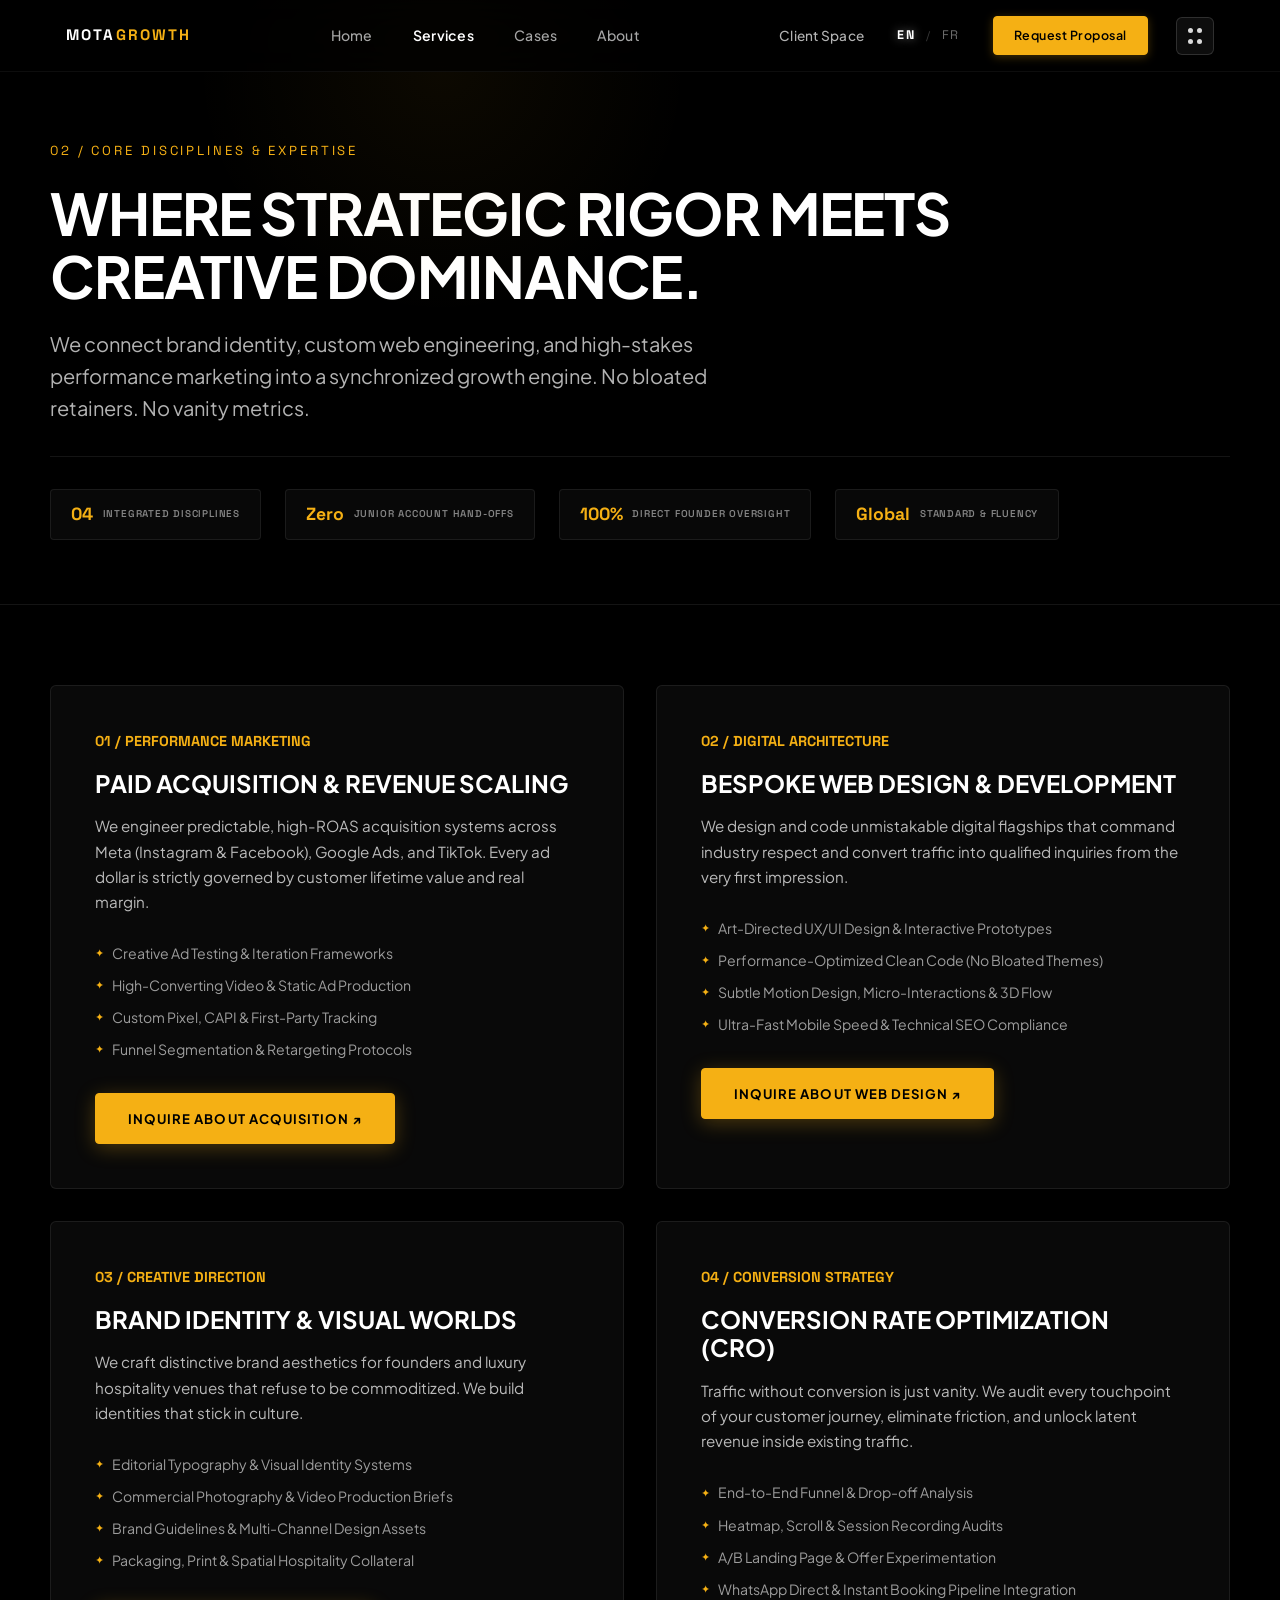
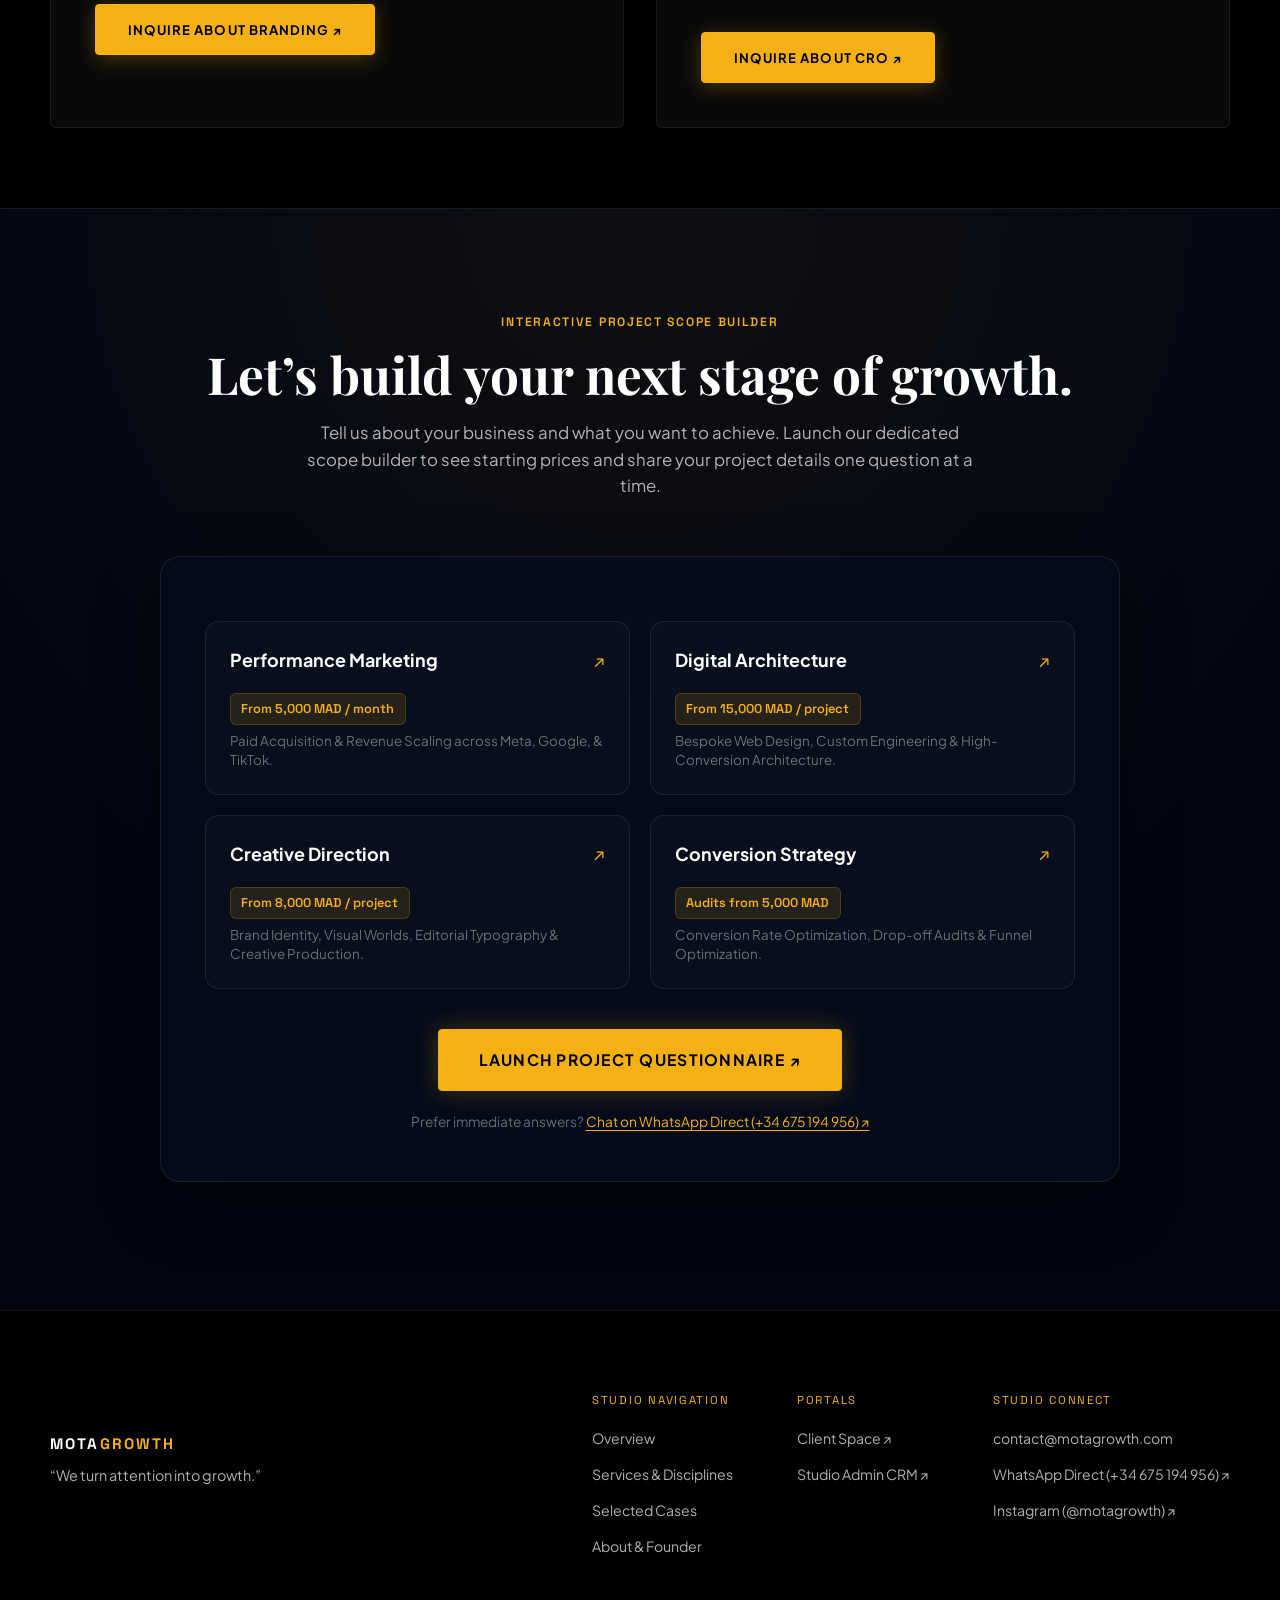
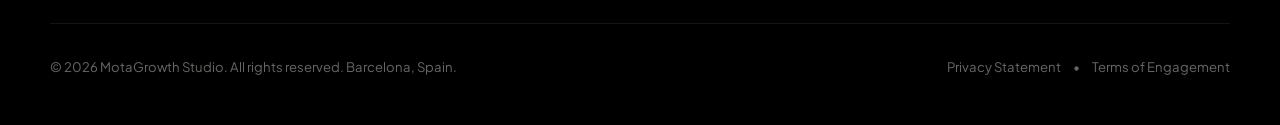
<file: services.html>
<!DOCTYPE html>
<html lang="en">
<head>
  <meta charset="UTF-8">
  <meta name="viewport" content="width=device-width, initial-scale=1.0">
  <title>Services &amp; Growth Disciplines | MotaGrowth Digital Growth Studio</title>
  <meta name="description" content="Explore MotaGrowth's integrated disciplines: Performance Marketing, Web Design &amp; Development, Brand Identity, and Conversion Architecture.">

  <!-- Favicon -->
  <link rel="icon" type="image/png" href="assets/mota-icon.png">

  <!-- Google Fonts Preconnect -->
  <link rel="preconnect" href="https://fonts.googleapis.com">
  <link rel="preconnect" href="https://fonts.gstatic.com" crossorigin>
  <link href="https://fonts.googleapis.com/css2?family=Playfair+Display:ital,wght@0,600;0,700;1,400&family=Plus+Jakarta+Sans:wght@300;400;500;600;700&family=Space+Grotesk:wght@400;500;600;700&display=swap" rel="stylesheet">

  <!-- Global Design System -->
  <link rel="stylesheet" href="styles.css?v=5.0">
</head>
<body class="is-subpage">

  <!-- Accessible Skip Link -->
  <a href="#main-content" class="skip-link">Skip to main content</a>

  <!-- Persistent Sticky Header -->
  <header class="site-header header-visible" id="site-header">
    <div class="header-inner">
      <!-- Left: Logo -->
      <a href="index.html" class="brand-link" aria-label="MotaGrowth Home">
        <span class="brand-text"><span class="mota-word">Mota</span><span class="growth-word">Growth</span></span>
      </a>

      <!-- Center: Navigation -->
      <nav class="nav-menu" aria-label="Primary Navigation">
        <a href="index.html" class="nav-link">Home</a>
        <a href="services.html" class="nav-link active">Services</a>
        <a href="cases.html" class="nav-link">Cases</a>
        <a href="about.html" class="nav-link">About</a>
      </nav>

      <!-- Right: Client Space · EN / FR · Request Proposal · Menu Trigger -->
      <div class="header-actions">
        <a href="client-space.html" class="nav-link nav-link-client">Client Space</a>
        <div class="lang-selector" role="group" aria-label="Language Selector">
          <button type="button" class="lang-btn active" data-lang="en" aria-pressed="true">EN</button>
          <span class="lang-sep" aria-hidden="true">/</span>
          <button type="button" class="lang-btn" data-lang="fr" aria-pressed="false">FR</button>
        </div>
        <a href="proposal.html" class="btn-contact-header">
          <span>Request Proposal</span>
        </a>
        <button type="button" class="frame-menu-dots menu-chooser-trigger" aria-label="Open Studio Menu" title="Studio Menu" aria-haspopup="dialog" aria-expanded="false">
          <span class="grid-dot"></span>
          <span class="grid-dot"></span>
          <span class="grid-dot"></span>
          <span class="grid-dot"></span>
        </button>
      </div>
    </div>
  </header>

  <main id="main-content">
    
    <!-- Subpage Hero -->
    <section class="subpage-hero">
      <div class="content-container">
        <span class="subpage-tag">02 / CORE DISCIPLINES &amp; EXPERTISE</span>
        <h1 class="subpage-title">WHERE STRATEGIC RIGOR MEETS CREATIVE DOMINANCE.</h1>
        <p class="subpage-subtitle">
          We connect brand identity, custom web engineering, and high-stakes performance marketing into a synchronized growth engine. No bloated retainers. No vanity metrics.
        </p>

        <div class="metrics-strip">
          <div class="metric-pill">
            <span class="metric-num">04</span>
            <span class="metric-label">Integrated Disciplines</span>
          </div>
          <div class="metric-pill">
            <span class="metric-num">Zero</span>
            <span class="metric-label">Junior Account Hand-offs</span>
          </div>
          <div class="metric-pill">
            <span class="metric-num">100%</span>
            <span class="metric-label">Direct Founder Oversight</span>
          </div>
          <div class="metric-pill">
            <span class="metric-num">Global</span>
            <span class="metric-label">Standard &amp; Fluency</span>
          </div>
        </div>
      </div>
    </section>

    <!-- Services Grid Section -->
    <section class="disciplines-section">
      <div class="content-container">
        <div class="disciplines-grid">

          <!-- Discipline 01 -->
          <article class="discipline-card">
            <span class="disc-num">01 / PERFORMANCE MARKETING</span>
            <h2 class="disc-title">PAID ACQUISITION &amp; REVENUE SCALING</h2>
            <p class="disc-desc">
              We engineer predictable, high-ROAS acquisition systems across Meta (Instagram &amp; Facebook), Google Ads, and TikTok. Every ad dollar is strictly governed by customer lifetime value and real margin.
            </p>
            <ul class="disc-deliverables">
              <li>Creative Ad Testing &amp; Iteration Frameworks</li>
              <li>High-Converting Video &amp; Static Ad Production</li>
              <li>Custom Pixel, CAPI &amp; First-Party Tracking</li>
              <li>Funnel Segmentation &amp; Retargeting Protocols</li>
            </ul>
            <div>
              <a href="proposal.html?service=performance-marketing" class="btn-ref btn-ref-solid">
                <span class="btn-text">INQUIRE ABOUT ACQUISITION ↗</span>
              </a>
            </div>
          </article>

          <!-- Discipline 02 -->
          <article class="discipline-card">
            <span class="disc-num">02 / DIGITAL ARCHITECTURE</span>
            <h2 class="disc-title">BESPOKE WEB DESIGN &amp; DEVELOPMENT</h2>
            <p class="disc-desc">
              We design and code unmistakable digital flagships that command industry respect and convert traffic into qualified inquiries from the very first impression.
            </p>
            <ul class="disc-deliverables">
              <li>Art-Directed UX/UI Design &amp; Interactive Prototypes</li>
              <li>Performance-Optimized Clean Code (No Bloated Themes)</li>
              <li>Subtle Motion Design, Micro-Interactions &amp; 3D Flow</li>
              <li>Ultra-Fast Mobile Speed &amp; Technical SEO Compliance</li>
            </ul>
            <div>
              <a href="proposal.html?service=digital-architecture" class="btn-ref btn-ref-solid">
                <span class="btn-text">INQUIRE ABOUT WEB DESIGN ↗</span>
              </a>
            </div>
          </article>

          <!-- Discipline 03 -->
          <article class="discipline-card">
            <span class="disc-num">03 / CREATIVE DIRECTION</span>
            <h2 class="disc-title">BRAND IDENTITY &amp; VISUAL WORLDS</h2>
            <p class="disc-desc">
              We craft distinctive brand aesthetics for founders and luxury hospitality venues that refuse to be commoditized. We build identities that stick in culture.
            </p>
            <ul class="disc-deliverables">
              <li>Editorial Typography &amp; Visual Identity Systems</li>
              <li>Commercial Photography &amp; Video Production Briefs</li>
              <li>Brand Guidelines &amp; Multi-Channel Design Assets</li>
              <li>Packaging, Print &amp; Spatial Hospitality Collateral</li>
            </ul>
            <div>
              <a href="proposal.html?service=creative-direction" class="btn-ref btn-ref-solid">
                <span class="btn-text">INQUIRE ABOUT BRANDING ↗</span>
              </a>
            </div>
          </article>

          <!-- Discipline 04 -->
          <article class="discipline-card">
            <span class="disc-num">04 / CONVERSION STRATEGY</span>
            <h2 class="disc-title">CONVERSION RATE OPTIMIZATION (CRO)</h2>
            <p class="disc-desc">
              Traffic without conversion is just vanity. We audit every touchpoint of your customer journey, eliminate friction, and unlock latent revenue inside existing traffic.
            </p>
            <ul class="disc-deliverables">
              <li>End-to-End Funnel &amp; Drop-off Analysis</li>
              <li>Heatmap, Scroll &amp; Session Recording Audits</li>
              <li>A/B Landing Page &amp; Offer Experimentation</li>
              <li>WhatsApp Direct &amp; Instant Booking Pipeline Integration</li>
            </ul>
            <div>
              <a href="proposal.html?service=conversion-strategy" class="btn-ref btn-ref-solid">
                <span class="btn-text">INQUIRE ABOUT CRO ↗</span>
              </a>
            </div>
          </article>

        </div>
      </div>
    </section>


    <!-- ========================================================================
         STUDIO PROPOSAL & SCOPE BUILDER INVITATION
         ======================================================================== -->
    <section class="studio-proposal-section" id="proposal" aria-labelledby="proposalTitle">
      <div class="proposal-shell">

        <header class="proposal-header">
          <p class="proposal-kicker">Interactive Project Scope Builder</p>
          <h2 class="proposal-title" id="proposalTitle">Let’s build your next stage of growth.</h2>
          <p class="proposal-subtitle">Tell us about your business and what you want to achieve. Launch our dedicated scope builder to see starting prices and share your project details one question at a time.</p>
        </header>

        <div class="proposal-card proposal-gateway-card">
          <div class="q-service-grid">

            <!-- Service 01: Performance Marketing -->
            <a href="proposal.html?service=performance-marketing" class="q-service-card q-gateway-card">
              <div class="q-card-head">
                <h3 class="q-service-title">Performance Marketing</h3>
                <span class="q-arrow-badge">↗</span>
              </div>
              <span class="q-service-price">From 5,000 MAD / month</span>
              <p class="q-service-desc">Paid Acquisition &amp; Revenue Scaling across Meta, Google, &amp; TikTok.</p>
            </a>

            <!-- Service 02: Digital Architecture -->
            <a href="proposal.html?service=digital-architecture" class="q-service-card q-gateway-card">
              <div class="q-card-head">
                <h3 class="q-service-title">Digital Architecture</h3>
                <span class="q-arrow-badge">↗</span>
              </div>
              <span class="q-service-price">From 15,000 MAD / project</span>
              <p class="q-service-desc">Bespoke Web Design, Custom Engineering &amp; High-Conversion Architecture.</p>
            </a>

            <!-- Service 03: Creative Direction -->
            <a href="proposal.html?service=creative-direction" class="q-service-card q-gateway-card">
              <div class="q-card-head">
                <h3 class="q-service-title">Creative Direction</h3>
                <span class="q-arrow-badge">↗</span>
              </div>
              <span class="q-service-price">From 8,000 MAD / project</span>
              <p class="q-service-desc">Brand Identity, Visual Worlds, Editorial Typography &amp; Creative Production.</p>
            </a>

            <!-- Service 04: Conversion Strategy -->
            <a href="proposal.html?service=conversion-strategy" class="q-service-card q-gateway-card">
              <div class="q-card-head">
                <h3 class="q-service-title">Conversion Strategy</h3>
                <span class="q-arrow-badge">↗</span>
              </div>
              <span class="q-service-price">Audits from 5,000 MAD</span>
              <p class="q-service-desc">Conversion Rate Optimization, Drop-off Audits &amp; Funnel Optimization.</p>
            </a>

          </div>

          <div class="proposal-gateway-cta">
            <a href="proposal.html" class="btn-ref btn-ref-solid btn-proposal-launch">
              <span class="btn-text">LAUNCH PROJECT QUESTIONNAIRE ↗</span>
            </a>
            <p class="q-direct-chat">
              Prefer immediate answers? <a href="https://wa.me/34675194956?text=Hello%20MotaGrowth%2C%20I%20would%20like%20to%20discuss%20a%20new%20project" target="_blank" rel="noopener">Chat on WhatsApp Direct (+34 675 194 956) ↗</a>
            </p>
          </div>
        </div>

      </div>
    </section>

  </main>

  <!-- Site Footer -->
  <footer class="site-footer" id="site-footer">
    <div class="content-container">
      
      <div class="footer-top">
        <div class="footer-brand">
          <img src="assets/mota-icon.png" alt="MotaGrowth Icon" class="footer-icon">
          <span class="footer-brand-title"><span class="mota-word">Mota</span><span class="growth-word">Growth</span></span>
          <p class="footer-tagline">“We turn attention into growth.”</p>
        </div>

        <div class="footer-nav-columns">
          <div class="f-col">
            <span class="f-heading">Studio Navigation</span>
            <ul class="f-links">
              <li><a href="index.html">Overview</a></li>
              <li><a href="services.html">Services &amp; Disciplines</a></li>
              <li><a href="cases.html">Selected Cases</a></li>
              <li><a href="about.html">About &amp; Founder</a></li>
            </ul>
          </div>

          <div class="f-col">
            <span class="f-heading">Portals</span>
            <ul class="f-links">
              <li><a href="index.html#client-space">Client Space ↗</a></li>
              <li><a href="index.html#admin">Studio Admin CRM ↗</a></li>
            </ul>
          </div>

          <div class="f-col">
            <span class="f-heading">Studio Connect</span>
            <ul class="f-links">
              <li><a href="mailto:contact@motagrowth.com">contact@motagrowth.com</a></li>
              <li><a href="https://wa.me/34675194956" target="_blank" rel="noopener">WhatsApp Direct (+34 675 194 956) ↗</a></li>
              <li><a href="https://www.instagram.com/motagrowth/" target="_blank" rel="noopener">Instagram (@motagrowth) ↗</a></li>
            </ul>
          </div>
        </div>
      </div>

      <div class="footer-bottom">
        <div class="f-copy">© 2026 MotaGrowth Studio. All rights reserved. Barcelona, Spain.</div>
        <div class="f-legal">
          <button type="button" class="legal-link-btn" id="openPrivacyBtn">Privacy Statement</button>
          <span class="sep" aria-hidden="true">•</span>
          <button type="button" class="legal-link-btn" id="openTermsBtn">Terms of Engagement</button>
        </div>
      </div>

    </div>
  </footer>

    <!-- Studio Menu Chooser Overlay -->
  <div class="studio-menu-overlay" id="studioMenuModal" aria-hidden="true" role="dialog" aria-modal="true" aria-label="Studio Menu">
    <div class="studio-menu-backdrop" id="studioMenuBackdrop"></div>
    <div class="studio-menu-panel">
      <div class="studio-menu-header">
        <div class="menu-brand">
          <span class="brand-text"><span class="mota-word">Mota</span><span class="growth-word">Growth</span></span>
          <span class="menu-location-pill">BARCELONA • 41°23'N 2°10'E</span>
        </div>
        <button type="button" class="studio-menu-close" id="closeStudioMenuBtn" aria-label="Close Menu">✕</button>
      </div>
      <div class="studio-menu-body">
        <div class="menu-nav-col">
          <span class="menu-col-label">Navigation</span>
          <nav class="menu-links-list">
            <a href="index.html" class="menu-link-item" data-menu-close>
              <span class="menu-item-num">01</span>
              <span class="menu-item-text">Home</span>
              <span class="menu-item-arrow">↗</span>
            </a>
            <a href="services.html" class="menu-link-item active" data-menu-close>
              <span class="menu-item-num">02</span>
              <span class="menu-item-text">Services &amp; Disciplines</span>
              <span class="menu-item-arrow">↗</span>
            </a>
            <a href="cases.html" class="menu-link-item" data-menu-close>
              <span class="menu-item-num">03</span>
              <span class="menu-item-text">Selected Cases</span>
              <span class="menu-item-arrow">↗</span>
            </a>
            <a href="about.html" class="menu-link-item" data-menu-close>
              <span class="menu-item-num">04</span>
              <span class="menu-item-text">About &amp; Founder</span>
              <span class="menu-item-arrow">↗</span>
            </a>
            <a href="client-space.html" class="menu-link-item" data-menu-close>
              <span class="menu-item-num">05</span>
              <span class="menu-item-text">Client Space</span>
              <span class="menu-item-arrow">↗</span>
            </a>
          </nav>
        </div>
        <div class="menu-portals-col">
          <div class="menu-box-card">
            <span class="menu-col-label">Workspaces</span>
            <div class="menu-workspaces-links">
              <a href="client-space.html" class="workspace-card-link">
                <div class="ws-icon">
                  <svg width="18" height="18" viewBox="0 0 24 24" fill="none" stroke="currentColor" stroke-width="2" stroke-linecap="round" stroke-linejoin="round" aria-hidden="true"><rect width="18" height="11" x="3" y="11" rx="2" ry="2"/><path d="M7 11V7a5 5 0 0 1 10 0v4"/></svg>
                </div>
                <div class="ws-info">
                  <strong>Client Space</strong>
                  <span>Project roadmap, approvals &amp; deliverables</span>
                </div>
                <span class="ws-arrow">↗</span>
              </a>
              <a href="admin.html" class="workspace-card-link">
                <div class="ws-icon">
                  <svg width="18" height="18" viewBox="0 0 24 24" fill="none" stroke="currentColor" stroke-width="2" stroke-linecap="round" stroke-linejoin="round" aria-hidden="true"><path d="M13 2 3 14h9l-1 8 10-12h-9l1-8z"/></svg>
                </div>
                <div class="ws-info">
                  <strong>Studio Admin CRM</strong>
                  <span>Leads pipeline, calendar &amp; client management</span>
                </div>
                <span class="ws-arrow">↗</span>
              </a>
            </div>
          </div>
          <div class="menu-box-card">
            <span class="menu-col-label">Direct Connect</span>
            <div class="menu-contact-links">
              <a href="https://wa.me/34675194956" target="_blank" rel="noopener">WhatsApp Direct (+34 675 194 956) ↗</a>
              <a href="https://www.instagram.com/motagrowth/" target="_blank" rel="noopener">Instagram (@motagrowth) ↗</a>
              <a href="mailto:contact@motagrowth.com">contact@motagrowth.com</a>
            </div>
          </div>
        </div>
      </div>
    </div>
  </div>

  <!-- Studio Precision Cursor -->
  <div class="studio-cursor-dot" id="cursor-dot" aria-hidden="true"></div>
  <div class="studio-cursor-ring" id="cursor-ring" aria-hidden="true"></div>

  <!-- Accessible Legal Modals -->
  <div class="legal-modal" id="privacyModal" role="dialog" aria-modal="true" aria-labelledby="privacyTitle" aria-hidden="true">
    <div class="legal-modal-backdrop" id="privacyBackdrop"></div>
    <div class="legal-modal-box">
      <div class="legal-modal-header">
        <h3 class="legal-modal-title" id="privacyTitle">Privacy Statement</h3>
        <button type="button" class="legal-modal-close" id="closePrivacyBtn" aria-label="Close dialog">✕</button>
      </div>
      <div class="legal-modal-body">
        <p>MotaGrowth operates under strict data privacy principles. We respect client confidentiality and adhere to international data security best practices across all digital pipelines.</p>
      </div>
    </div>
  </div>

  <div class="legal-modal" id="termsModal" role="dialog" aria-modal="true" aria-labelledby="termsTitle" aria-hidden="true">
    <div class="legal-modal-backdrop" id="termsBackdrop"></div>
    <div class="legal-modal-box">
      <div class="legal-modal-header">
        <h3 class="legal-modal-title" id="termsTitle">Terms of Engagement</h3>
        <button type="button" class="legal-modal-close" id="closeTermsBtn" aria-label="Close dialog">✕</button>
      </div>
      <div class="legal-modal-body">
        <p>All client partnerships are governed by customized Service Level Agreements (SLAs), protecting intellectual property and outlining milestone deliverables.</p>
      </div>
    </div>
  </div>

  <!-- Scripts -->
  <script src="app.js?v=5.0"></script>
</body>
</html>
</file>
<file: styles.css>
/* ==========================================================================
   MotaGrowth Studio — Human-Crafted Minimalist Luxury Design System
   Hero Backdrop: Authentic Custom 16:9 Artwork (#020612 foundation & gold arcs)
   ========================================================================== */

:root {
  /* Canvas Foundations */
  --bg-canvas: #020612;
  --bg-surface: #050E22;
  --bg-surface-elevated: #081636;
  --bg-glass: rgba(2, 6, 18, 0.72);
  --bg-glass-card: rgba(5, 14, 34, 0.65);

  /* Brand Accents */
  --brand-gold: #F5B014;
  --brand-gold-hover: #E5A00D;
  --brand-gold-glow: rgba(245, 176, 20, 0.28);
  --brand-gold-subtle: rgba(245, 176, 20, 0.08);

  /* Editorial Typography Colors */
  --text-white: #F5F5F3;
  --text-secondary: rgba(245, 245, 243, 0.72);
  --text-muted: rgba(245, 245, 243, 0.42);

  /* Subtle Borders */
  --border-subtle: rgba(255, 255, 255, 0.08);
  --border-subtle-hover: rgba(255, 255, 255, 0.18);
  --border-gold: rgba(245, 176, 20, 0.35);

  /* Font Families */
  --font-serif: 'Playfair Display', Georgia, serif;
  --font-sans: 'Plus Jakarta Sans', -apple-system, BlinkMacSystemFont, sans-serif;
  --font-mono: 'Space Grotesk', -apple-system, monospace;

  /* Layout Constants */
  --max-width: 1260px;
  --header-height: 76px;
  --ease-out: cubic-bezier(0.16, 1, 0.3, 1);
  --ease-spring: cubic-bezier(0.22, 1, 0.36, 1);
}

/* ==========================================================================
   Reset & Baseline & Accessibility
   ========================================================================== */

/* Accessible Skip Link */
.skip-link {
  position: fixed;
  top: -120px;
  left: 1.5rem;
  z-index: 999999;
  background: var(--brand-gold);
  color: #000000;
  font-family: var(--font-mono);
  font-size: 0.85rem;
  font-weight: 700;
  letter-spacing: 0.04em;
  padding: 0.75rem 1.5rem;
  border-radius: 4px;
  text-decoration: none;
  box-shadow: 0 8px 24px rgba(0, 0, 0, 0.7);
  transition: top 0.2s cubic-bezier(0.16, 1, 0.3, 1);
}

.skip-link:focus-visible {
  top: 1.5rem;
  outline: 2px solid #FFFFFF;
  outline-offset: 2px;
}

/* Explicit Accessible Focus States */
:focus-visible {
  outline: 2px solid var(--brand-gold);
  outline-offset: 3px;
}

*, *::before, *::after {
  box-sizing: border-box;
  margin: 0;
  padding: 0;
}

html {
  font-size: 16px;
  scroll-behavior: smooth;
  -webkit-font-smoothing: antialiased;
  -moz-osx-font-smoothing: grayscale;
  background-color: var(--bg-canvas);
  color: var(--text-white);
}

body {
  font-family: var(--font-sans);
  background-color: var(--bg-canvas);
  color: var(--text-white);
  line-height: 1.6;
  overflow-x: clip;
  min-height: 100vh;
}

::selection {
  background: var(--brand-gold);
  color: var(--bg-canvas);
}

a {
  color: inherit;
  text-decoration: none;
}

button {
  border: none;
  background: none;
  font: inherit;
  cursor: pointer;
}

/* Standard Content Container */
.content-container {
  max-width: var(--max-width);
  margin: 0 auto;
  padding: 0 2.5rem;
}

/* Section Meta Tag */
.section-meta-tag {
  font-family: var(--font-mono);
  font-size: 0.75rem;
  font-weight: 500;
  letter-spacing: 0.22em;
  text-transform: uppercase;
  color: var(--brand-gold);
  margin-bottom: 1.5rem;
  display: inline-block;
}

.section-heading {
  font-family: var(--font-serif);
  font-size: clamp(2.2rem, 4vw, 3.2rem);
  font-weight: 400;
  line-height: 1.2;
  letter-spacing: -0.015em;
  color: var(--text-white);
}

.section-description {
  font-size: 1.05rem;
  color: var(--text-secondary);
  line-height: 1.65;
  max-width: 520px;
}

.gold-text {
  color: var(--brand-gold);
  font-style: italic;
}

.mb-4 {
  margin-bottom: 3.5rem;
}

/* ==========================================================================
   TOP NAVIGATION BAR
   ========================================================================== */

.site-header {
  position: fixed;
  top: 0;
  left: 0;
  width: 100%;
  height: 72px;
  z-index: 1000;
  background: rgba(0, 0, 0, 0.65);
  backdrop-filter: blur(20px);
  -webkit-backdrop-filter: blur(20px);
  border-bottom: 1px solid rgba(255, 255, 255, 0.05);
  transform: translateY(-100%);
  opacity: 0;
  pointer-events: none;
  transition: transform 0.35s cubic-bezier(0.16, 1, 0.3, 1), opacity 0.35s ease;
}

.site-header.header-visible {
  transform: translateY(0);
  opacity: 1;
  pointer-events: auto;
}

.site-header.header-hidden {
  transform: translateY(-100%);
  opacity: 0;
  pointer-events: none;
}

.header-inner {
  max-width: var(--max-width);
  height: 100%;
  margin: 0 auto;
  padding: 0 3.5rem;
  display: flex;
  align-items: center;
  justify-content: space-between;
}

.brand-link {
  display: inline-flex;
  align-items: center;
  gap: 0.75rem;
  text-decoration: none;
  flex-shrink: 0;
}

.brand-icon {
  width: 26px;
  height: 24px;
  object-fit: contain;
  filter: drop-shadow(0 2px 8px var(--brand-gold-glow));
}

.brand-text {
  font-family: var(--font-mono);
  font-size: 0.95rem;
  font-weight: 700;
  letter-spacing: 0.14em;
  text-transform: uppercase;
}

.mota-word {
  color: #FFFFFF;
}

.growth-word {
  color: var(--brand-gold);
}

.nav-menu {
  display: flex;
  align-items: center;
  gap: 2.5rem;
}

.nav-link {
  font-family: var(--font-sans);
  font-size: 0.88rem;
  font-weight: 500;
  color: rgba(255, 255, 255, 0.65);
  text-decoration: none;
  letter-spacing: 0.02em;
  transition: color 0.2s ease;
}

.nav-link:hover {
  color: #FFFFFF;
}

.nav-link.active {
  color: #FFFFFF;
  font-weight: 600;
}

.header-actions {
  display: flex;
  align-items: center;
  gap: 1.75rem;
  flex-shrink: 0;
}

.nav-link-client {
  font-family: var(--font-sans);
  font-size: 0.85rem;
  font-weight: 500;
  color: rgba(255, 255, 255, 0.7);
  text-decoration: none;
  letter-spacing: 0.02em;
  transition: color 0.2s ease;
  white-space: nowrap;
}

.nav-link-client:hover {
  color: var(--brand-gold);
}

.btn-contact-header {
  font-family: var(--font-sans);
  font-size: 0.78rem;
  font-weight: 600;
  letter-spacing: 0.04em;
  padding: 9px 20px;
  background: var(--brand-gold);
  color: #000000;
  border: 1px solid var(--brand-gold);
  border-radius: 4px;
  text-decoration: none;
  box-shadow: 0 2px 10px var(--brand-gold-glow);
  transition: all 0.2s ease;
  white-space: nowrap;
}

.btn-contact-header:hover {
  background: var(--brand-gold-hover);
  border-color: var(--brand-gold-hover);
  color: #000000;
  box-shadow: 0 4px 16px var(--brand-gold-glow);
  transform: translateY(-1px);
}

/* ==========================================================================
   HERO SECTION (Exact Reference Layout for Desktop & Mobile)
   ========================================================================== */

.hero-section {
  position: relative;
  min-height: 100vh;
  display: flex;
  flex-direction: column;
  justify-content: space-between;
  padding: 2rem 3rem 3.5rem 3rem;
  background-color: #000000;
  overflow: hidden;
}

.hero-backdrop {
  position: absolute;
  top: 0;
  left: 0;
  width: 100%;
  height: 100%;
  background-color: #000000;
  background-image: url('assets/hero-bg.jpg');
  background-size: cover;
  background-position: center;
  background-repeat: no-repeat;
  z-index: 1;
}

/* Cinematic Atmospheric Background Layer */
.hero-cinematic-visuals {
  position: absolute;
  inset: 0;
  overflow: hidden;
  opacity: 0.18;
  mix-blend-mode: luminosity;
  pointer-events: none;
}

.cinematic-slide {
  position: absolute;
  inset: 0;
  background-size: cover;
  background-position: center;
  opacity: 0;
  will-change: opacity, transform;
}

@keyframes heroSlideSequence {
  0% {
    opacity: 0;
    transform: scale(1.02);
  }
  5% {
    opacity: 1;
  }
  29% {
    opacity: 1;
    transform: scale(1.06) translate3d(-0.6%, -0.4%, 0);
  }
  34% {
    opacity: 0;
    transform: scale(1.07);
  }
  100% {
    opacity: 0;
    transform: scale(1.02);
  }
}

.slide-orsap {
  background-image: url('assets/card1_clean_hd.jpg');
  animation: heroSlideSequence 24s infinite ease-in-out -1s;
}

.slide-tg2d {
  background-image: url('assets/card2_clean_hd.jpg');
  animation: heroSlideSequence 24s infinite ease-in-out 7s;
}

.slide-creche {
  background-image: url('assets/card3_clean_hd.jpg');
  animation: heroSlideSequence 24s infinite ease-in-out 15s;
}

.hero-cinematic-overlay {
  position: absolute;
  inset: 0;
  background: radial-gradient(circle at 50% 45%, rgba(0, 0, 0, 0.55) 0%, rgba(0, 0, 0, 0.88) 75%, #000000 100%);
  pointer-events: none;
}

/* Seamless blend into the section below */
.hero-backdrop::after {
  content: '';
  position: absolute;
  bottom: 0;
  left: 0;
  width: 100%;
  height: 42%;
  min-height: 250px;
  background: linear-gradient(180deg, 
    rgba(0, 0, 0, 0) 0%, 
    rgba(0, 0, 0, 0.15) 25%, 
    rgba(0, 0, 0, 0.55) 55%, 
    rgba(0, 0, 0, 0.88) 80%, 
    #000000 100%
  );
  pointer-events: none;
  z-index: 2;
}

/* Interactive Organic Ambient Light following Cursor */
.hero-cursor-ambient {
  position: absolute;
  top: 0;
  left: 0;
  width: 580px;
  height: 580px;
  border-radius: 50%;
  background: radial-gradient(circle, 
    rgba(59, 130, 246, 0.22) 0%, 
    rgba(245, 176, 20, 0.12) 32%, 
    transparent 70%
  );
  pointer-events: none;
  transform: translate(-50%, -50%);
  opacity: 0;
  transition: opacity 0.6s ease;
  z-index: 2;
  mix-blend-mode: screen;
  filter: blur(45px);
}

/* Hero Content Frame (Unblocked, Pure Background) */
.hero-glass-frame {
  position: relative;
  z-index: 10;
  width: 100%;
  max-width: 1300px;
  margin: 0 auto;
  min-height: calc(100vh - 5.5rem);
  background: transparent;
  border: none;
  box-shadow: none;
  backdrop-filter: none;
  -webkit-backdrop-filter: none;
  display: flex;
  flex-direction: column;
  justify-content: space-between;
  padding: 0;
}

/* Header Inside Frame */
.frame-top-bar {
  display: flex;
  align-items: center;
  justify-content: space-between;
  width: 100%;
  height: 72px;
  padding: 0 0.5rem;
}

.frame-brand {
  display: inline-flex;
  align-items: center;
  gap: 0.65rem;
  text-decoration: none;
}

.frame-logo-icon {
  width: 22px;
  height: 20px;
  object-fit: contain;
  filter: drop-shadow(0 2px 6px var(--brand-gold-glow));
}

.frame-brand-name {
  font-family: var(--font-sans);
  font-size: 0.95rem;
  font-weight: 700;
  letter-spacing: 0.14em;
  text-transform: uppercase;
}

.frame-center-clock {
  font-family: var(--font-mono);
  font-size: 0.78rem;
  letter-spacing: 0.12em;
  color: rgba(245, 245, 243, 0.75);
  text-transform: uppercase;
}

.frame-right-controls {
  display: flex;
  align-items: center;
  gap: 1.5rem;
}

.lang-selector {
  display: inline-flex;
  align-items: center;
  gap: 0.35rem;
  font-family: var(--font-mono);
  font-size: 0.78rem;
  letter-spacing: 0.12em;
  user-select: none;
}

.lang-btn {
  background: transparent;
  border: none;
  padding: 3px 5px;
  font-family: inherit;
  font-size: inherit;
  letter-spacing: inherit;
  color: rgba(255, 255, 255, 0.42);
  cursor: pointer;
  transition: all 0.2s ease;
  line-height: 1;
  border-radius: 2px;
}

.lang-btn:hover {
  color: #FFFFFF;
}

.lang-btn.active {
  color: #FFFFFF;
  font-weight: 700;
  text-shadow: 0 0 10px rgba(255, 255, 255, 0.45);
}

.lang-sep {
  color: rgba(255, 255, 255, 0.22);
  font-size: 0.7rem;
  pointer-events: none;
}

/* Subtle cross-fade when switching language */
body.lang-transition [data-i18n],
body.lang-transition .headline-block,
body.lang-transition .comma-card-inner {
  opacity: 0.2;
  transition: opacity 0.15s ease;
}

@keyframes spinMenuDots {
  0% {
    transform: rotate(0deg);
  }
  100% {
    transform: rotate(360deg);
  }
}

.frame-menu-dots {
  display: inline-grid;
  grid-template-columns: repeat(2, 5px);
  gap: 3.5px;
  padding: 8px;
  background: rgba(255, 255, 255, 0.05);
  border: 1px solid rgba(255, 255, 255, 0.14);
  border-radius: 6px;
  outline: none;
  color: inherit;
  font: inherit;
  line-height: 1;
  cursor: pointer;
  text-decoration: none;
  align-items: center;
  justify-content: center;
  width: 38px;
  height: 38px;
  box-sizing: border-box;
  transform-origin: center center;
  transition: all 0.25s cubic-bezier(0.16, 1, 0.3, 1);
  will-change: transform;
  flex-shrink: 0;
}

.frame-menu-dots:hover,
.frame-menu-dots:focus-visible,
.frame-menu-dots[aria-expanded="true"] {
  background: rgba(245, 176, 20, 0.12);
  border-color: var(--brand-gold);
}

.frame-menu-dots:hover {
  animation: spinMenuDots 1.2s linear infinite;
}

.grid-dot {
  width: 5px;
  height: 5px;
  border-radius: 50%;
  background: #FFFFFF;
  opacity: 0.85;
  transition: opacity 0.2s ease, background-color 0.2s ease, box-shadow 0.2s ease;
}

.frame-menu-dots:hover .grid-dot,
.frame-menu-dots[aria-expanded="true"] .grid-dot {
  opacity: 1;
  background: var(--brand-gold);
  box-shadow: 0 0 8px var(--brand-gold-glow);
}

/* Inner Stage */
.hero-inner-stage {
  flex: 1;
  display: flex;
  flex-direction: column;
  justify-content: center;
  align-items: center;
  padding: 3rem 0 1.5rem 0;
  width: 100%;
  max-width: 940px;
  margin: 0 auto;
}

/* Desktop Staggered Headline (Matching Reference Image) */
/* Editorial Eyebrow & Signature Gold Datum */
.hero-eyebrow-wrap {
  display: flex;
  flex-direction: column;
  align-items: center;
  gap: 0.65rem;
  margin-bottom: 1.75rem;
  animation: heroFadeUpLine 0.9s cubic-bezier(0.16, 1, 0.3, 1) 0.35s both;
}

.hero-eyebrow {
  display: inline-flex;
  align-items: center;
  gap: 0.75rem;
  font-family: var(--font-mono);
  font-size: 0.74rem;
  letter-spacing: 0.16em;
  text-transform: uppercase;
  color: rgba(255, 255, 255, 0.7);
}

.eyebrow-tag {
  color: var(--brand-gold);
  font-weight: 600;
}

.eyebrow-sep {
  color: rgba(255, 255, 255, 0.3);
  font-size: 0.65rem;
}

.eyebrow-loc {
  color: rgba(255, 255, 255, 0.55);
}

.hero-gold-datum {
  width: 54px;
  height: 1px;
  background: linear-gradient(90deg, transparent, var(--brand-gold), transparent);
  box-shadow: 0 0 10px var(--brand-gold-glow);
  transform-origin: center;
  animation: heroDatumEntrance 0.8s cubic-bezier(0.16, 1, 0.3, 1) 0.45s both;
}

.hero-headline-desktop {
  display: flex;
  flex-direction: column;
  width: 100%;
  margin-bottom: 0;
}

/* Cinematic Entrance Sequence Keyframes */
@keyframes heroDatumEntrance {
  0% {
    width: 0;
    opacity: 0;
    transform: scaleX(0);
  }
  50% {
    opacity: 1;
  }
  100% {
    width: 64px;
    opacity: 1;
    transform: scaleX(1);
  }
}

@keyframes heroFadeUpLine {
  0% {
    opacity: 0;
    transform: translateY(22px);
    filter: blur(4px);
  }
  100% {
    opacity: 1;
    transform: translateY(0);
    filter: blur(0);
  }
}

@keyframes heroSlideMidLine {
  0% {
    opacity: 0;
    transform: translate3d(24px, 12px, 0);
    filter: blur(4px);
  }
  100% {
    opacity: 1;
    transform: translate3d(0, 0, 0);
    filter: blur(0);
  }
}

@keyframes heroGoldGlowPulse {
  0% {
    text-shadow: 0 0 0 rgba(245, 176, 20, 0);
  }
  50% {
    text-shadow: 0 0 36px rgba(245, 176, 20, 0.75), 0 0 14px rgba(245, 176, 20, 0.45);
  }
  100% {
    text-shadow: 0 4px 28px var(--brand-gold-glow);
  }
}

.headline-block {
  font-family: var(--font-sans);
  font-size: clamp(2.6rem, 4.8vw, 4.3rem);
  font-weight: 700;
  line-height: 1.08;
  letter-spacing: 0.02em;
  color: #FFFFFF;
  text-shadow: 0 4px 24px rgba(0, 0, 0, 0.5);
}

.block-top {
  align-self: flex-start;
  margin-left: clamp(1rem, 3.8vw, 3.5rem);
  margin-bottom: 0.35rem;
  animation: heroFadeUpLine 0.95s cubic-bezier(0.16, 1, 0.3, 1) 0.7s both;
  will-change: transform, opacity;
  transition: transform 0.2s cubic-bezier(0.16, 1, 0.3, 1);
}

.block-mid {
  align-self: center;
  margin-left: clamp(2rem, 10.5vw, 8.2rem);
  margin-bottom: 0.35rem;
  animation: heroSlideMidLine 1.05s cubic-bezier(0.16, 1, 0.3, 1) 1.05s both;
  will-change: transform, opacity;
  transition: transform 0.2s cubic-bezier(0.16, 1, 0.3, 1);
}

.block-bot {
  align-self: flex-end;
  margin-right: clamp(1rem, 4.2vw, 3.6rem);
  animation: heroFadeUpLine 0.95s cubic-bezier(0.16, 1, 0.3, 1) 1.4s both;
  will-change: transform, opacity;
  transition: transform 0.2s cubic-bezier(0.16, 1, 0.3, 1);
}

/* Signature GROWTH Word & Image Reveal Interaction */
.growth-word {
  position: relative;
  display: inline-block;
  vertical-align: baseline;
  cursor: default;
}

.growth-text-base {
  display: inline-block;
  color: var(--brand-gold);
  text-shadow: 0 4px 28px var(--brand-gold-glow);
  animation: heroGoldGlowPulse 1.2s ease 1.75s both;
  transition: filter 0.35s ease, opacity 0.35s ease;
}

.growth-reveal-layer {
  position: absolute;
  top: 0;
  left: 0;
  width: 100%;
  height: 100%;
  pointer-events: none;
  user-select: none;
  background-image: url('assets/card1_clean_hd.jpg');
  background-size: 260% auto;
  background-position: var(--growth-reveal-pos, center);
  -webkit-background-clip: text;
  background-clip: text;
  -webkit-text-fill-color: transparent;
  color: transparent;
  opacity: 0;
  filter: contrast(1.25) brightness(1.15) saturate(1.2);
  transition: opacity 0.35s cubic-bezier(0.16, 1, 0.3, 1);
  -webkit-mask-image: radial-gradient(circle 90px at var(--growth-reveal-x, 50%) var(--growth-reveal-y, 50%), #000 35%, transparent 100%);
  mask-image: radial-gradient(circle 90px at var(--growth-reveal-x, 50%) var(--growth-reveal-y, 50%), #000 35%, transparent 100%);
}

.growth-word:hover .growth-reveal-layer {
  opacity: 1;
}

.growth-word:hover .growth-text-base {
  filter: brightness(0.85);
}

@media (hover: none), (prefers-reduced-motion: reduce) {
  .growth-reveal-layer {
    display: none !important;
  }
}

/* Mobile Staggered Headline (Hidden on Desktop) */
.hero-headline-mobile {
  display: none;
}

/* Subtitle Row (Visually Unified Supporting Proposition & Services) */
.hero-sub-split {
  display: flex;
  justify-content: space-between;
  align-items: center;
  width: 100%;
  max-width: 840px;
  margin: 2.2rem auto 2rem auto;
  padding: 0 0.5rem;
  animation: heroFadeUpLine 0.9s cubic-bezier(0.16, 1, 0.3, 1) 2.0s both;
}

.sub-split-left {
  max-width: 480px;
}

.hero-proposition-text {
  font-family: var(--font-sans);
  font-size: clamp(0.84rem, 1.0vw, 0.92rem);
  font-weight: 400;
  color: rgba(245, 245, 243, 0.82);
  line-height: 1.62;
  letter-spacing: 0.015em;
  text-align: left;
  margin: 0;
  border-left: 2px solid rgba(245, 176, 20, 0.45);
  padding-left: 1.25rem;
}

.sub-split-right {
  display: flex;
  justify-content: flex-end;
}

.hero-service-badge {
  display: inline-flex;
  align-items: center;
  font-family: var(--font-mono);
  font-size: 0.72rem;
  letter-spacing: 0.14em;
  text-transform: uppercase;
  color: rgba(255, 255, 255, 0.7);
  padding: 8px 16px;
  background: rgba(255, 255, 255, 0.03);
  border: 1px solid rgba(255, 255, 255, 0.08);
  border-radius: 40px;
  backdrop-filter: blur(8px);
  -webkit-backdrop-filter: blur(8px);
  text-align: right;
  max-width: 290px;
  line-height: 1.45;
}

.highlight-gold,
.highlight-cyan {
  color: var(--brand-gold);
  font-weight: 600;
  text-shadow: 0 0 14px var(--brand-gold-glow);
}

/* Hero Action Buttons */
.hero-action-buttons {
  display: flex;
  align-items: center;
  justify-content: center;
  gap: 1.25rem;
  margin-bottom: 2rem;
  animation: heroFadeUpLine 0.9s cubic-bezier(0.16, 1, 0.3, 1) 2.25s both;
}

.btn-ref {
  display: inline-flex;
  align-items: center;
  justify-content: center;
  padding: 14px 32px;
  border-radius: 4px;
  font-family: var(--font-sans);
  font-size: 0.82rem;
  font-weight: 700;
  letter-spacing: 0.08em;
  text-transform: uppercase;
  text-decoration: none;
  cursor: pointer;
  transition: all 0.25s cubic-bezier(0.16, 1, 0.3, 1);
}

.btn-ref:focus-visible {
  outline: 2px solid var(--brand-gold);
  outline-offset: 3px;
}

.btn-ref-solid {
  background: var(--brand-gold);
  color: #000000;
  border: 1px solid var(--brand-gold);
  box-shadow: 0 4px 20px var(--brand-gold-glow);
}

.btn-ref-solid:hover {
  background: var(--brand-gold-hover);
  border-color: var(--brand-gold-hover);
  color: #000000;
  box-shadow: 0 6px 26px var(--brand-gold-glow);
  transform: translateY(-2px);
}

.btn-ref-outline {
  background: transparent;
  color: #FFFFFF;
  border: 1px solid rgba(245, 176, 20, 0.45);
}

.btn-ref-outline:hover {
  border-color: var(--brand-gold);
  background: rgba(245, 176, 20, 0.1);
  color: #FFFFFF;
  transform: translateY(-2px);
}

/* Button Inner Text & Arrow */
.btn-text {
  display: inline-flex;
  align-items: center;
  gap: 0.5rem;
}

.btn-arrow {
  display: inline-block;
  transition: transform 0.2s ease;
}

button:hover .btn-arrow,
a:hover .btn-arrow {
  transform: translate(2px, -2px);
}

/* Bottom Bar of Hero */
.hero-bottom-bar {
  position: absolute;
  bottom: 0;
  left: 0;
  width: 100%;
  padding: 1.25rem 2.5rem;
  border-top: 1px solid rgba(255, 255, 255, 0.05);
  z-index: 10;
}

.hero-bar-inner {
  max-width: var(--max-width);
  margin: 0 auto;
  display: flex;
  align-items: center;
  justify-content: space-between;
  font-family: var(--font-mono);
  font-size: 0.74rem;
  letter-spacing: 0.12em;
  text-transform: uppercase;
  color: var(--text-muted);
}

.scroll-prompt {
  color: var(--text-secondary);
  transition: color 0.2s ease;
}

.scroll-prompt:hover {
  color: var(--brand-gold);
}

.scroll-prompt .arrow-down {
  display: inline-block;
  animation: bounceDown 1.8s infinite ease-in-out;
}

@keyframes bounceDown {
  0%, 100% { transform: translateY(0); }
  50% { transform: translateY(3px); }
}

/* ==========================================================================
   02 / AUDIENCES SECTION (Exact Layout Matching Reference)
   ========================================================================== */

.comma-audiences-section {
  background-color: #000000;
  padding: 5rem 2rem 6.5rem 2rem;
  position: relative;
  z-index: 5;
  border-top: none;
}

.comma-container {
  width: 100%;
  max-width: 1140px;
  margin: 0 auto;
}

.comma-sec-header {
  display: flex;
  flex-direction: column;
  align-items: center;
  text-align: center;
  margin-bottom: 3.5rem;
}

.comma-sec-title {
  font-family: var(--font-sans);
  font-size: clamp(2rem, 3.8vw, 3.2rem);
  font-weight: 700;
  line-height: 1.12;
  letter-spacing: -0.01em;
  text-transform: uppercase;
  color: #FFFFFF;
  text-align: center;
  max-width: 720px;
  margin: 0 auto;
}

.comma-cards-grid {
  display: grid;
  grid-template-columns: repeat(3, 1fr);
  gap: 1.5rem;
  margin-bottom: 2.75rem;
}

.comma-card {
  position: relative;
  aspect-ratio: 1 / 1.05;
  min-height: 270px;
  border-radius: 4px;
  overflow: hidden;
  background: #0A0A0A;
  border: 1px solid rgba(255, 255, 255, 0.08);
  transform-style: preserve-3d;
  transition: transform 0.25s cubic-bezier(0.16, 1, 0.3, 1), border-color 0.3s ease, box-shadow 0.3s ease;
  will-change: transform;
}

.comma-card:hover {
  border-color: rgba(245, 176, 20, 0.4);
  box-shadow: 0 16px 40px rgba(0, 0, 0, 0.8), 0 0 25px rgba(245, 176, 20, 0.12);
}

.card-glare {
  position: absolute;
  inset: 0;
  pointer-events: none;
  z-index: 3;
  opacity: 0;
  transition: opacity 0.35s ease;
  background: radial-gradient(circle 320px at var(--mouse-x, 50%) var(--mouse-y, 50%), rgba(255, 255, 255, 0.2) 0%, transparent 75%);
  mix-blend-mode: overlay;
}

.comma-card:hover .card-glare {
  opacity: 1;
}

.comma-card-bg {
  position: absolute;
  inset: 0;
  background-size: cover;
  background-position: center;
  transition: transform 0.6s cubic-bezier(0.16, 1, 0.3, 1);
}

.card-hospitality .comma-card-bg {
  background-position: center center;
}

.comma-card:hover .comma-card-bg {
  transform: scale(1.04);
}

.comma-card-gradient {
  position: absolute;
  inset: 0;
  background: linear-gradient(180deg, 
    rgba(0, 0, 0, 0.15) 0%, 
    transparent 35%, 
    rgba(0, 0, 0, 0.4) 100%
  );
  pointer-events: none;
}

.comma-card-inner {
  position: relative;
  z-index: 2;
  height: 100%;
  display: flex;
  flex-direction: column;
  justify-content: space-between;
  padding: 1.5rem 1.4rem;
}

/* All 3 cards feature custom artwork with integrated typography, gold emblems & descriptions */
.comma-card-title,
.comma-card-desc {
  visibility: hidden;
  opacity: 0;
  pointer-events: none;
}

.comma-sec-footer {
  display: flex;
  justify-content: flex-end;
}

.comma-btn-examples {
  background: var(--brand-gold) !important;
  color: #000000 !important;
  border: 1px solid var(--brand-gold) !important;
  padding: 13px 28px !important;
  border-radius: 3px !important;
  font-weight: 700 !important;
  font-size: 0.78rem !important;
  letter-spacing: 0.06em !important;
  box-shadow: 0 4px 20px var(--brand-gold-glow) !important;
}

.comma-btn-examples:hover {
  background: var(--brand-gold-hover) !important;
  border-color: var(--brand-gold-hover) !important;
  color: #000000 !important;
  box-shadow: 0 6px 24px var(--brand-gold-glow) !important;
}

/* ==========================================================================
   03 / MOTAGROWTH PHILOSOPHY & FLOATING PROOF POINTS (Pure Floating Canvas)
   ========================================================================== */

.mota-outcomes-section {
  position: relative;
  background-color: #000000;
  padding: 7rem 3rem 8.5rem 3rem;
  overflow: hidden;
  border-top: none;
}

.mota-outcomes-container {
  width: 100%;
  max-width: 1240px;
  margin: 0 auto;
  position: relative;
}

.outcomes-header-block {
  width: 100%;
  margin-bottom: 5.5rem;
}

.outcomes-headline-wrap {
  display: flex;
  flex-direction: column;
  gap: 0.35rem;
}

.outcomes-headline-line {
  font-family: var(--font-sans);
  font-size: clamp(2.3rem, 4.6vw, 3.6rem);
  font-weight: 600;
  line-height: 1.05;
  letter-spacing: 0.02em;
  color: #F5F2E9;
  text-transform: uppercase;
  margin: 0;
}

.outcomes-line2-row {
  display: flex;
  align-items: flex-end;
  gap: 2.5rem;
  flex-wrap: wrap;
}

.outcomes-supporting-copy {
  font-family: var(--font-sans);
  font-size: clamp(0.72rem, 0.9vw, 0.78rem);
  font-weight: 500;
  line-height: 1.45;
  letter-spacing: 0.08em;
  color: #ADB2BD;
  text-transform: uppercase;
  max-width: 360px;
  margin: 0;
  padding-bottom: 0.35rem;
}

/* Five Floating Proof Points (Loose Cross-Shaped Constellation) */
.outcomes-constellation {
  position: relative;
  display: flex;
  flex-direction: column;
  align-items: center;
  justify-content: center;
  min-height: 520px;
  margin: 1.5rem auto 7.5rem auto;
  width: 100%;
  max-width: 960px;
}

/* Broad, diffused champagne-gold glow behind DESIGN */
.outcomes-champagne-glow {
  position: absolute;
  top: 50%;
  left: 50%;
  transform: translate(-50%, -50%);
  width: clamp(380px, 52vw, 600px);
  height: clamp(380px, 52vw, 600px);
  border-radius: 50%;
  background: radial-gradient(ellipse 65% 55% at 50% 50%, rgba(184, 138, 56, 0.28) 0%, rgba(214, 182, 111, 0.12) 35%, rgba(8, 15, 32, 0) 70%);
  filter: blur(52px);
  pointer-events: none;
  z-index: 1;
  opacity: 0.85;
  will-change: transform;
}

.proof-point {
  display: flex;
  flex-direction: column;
  align-items: center;
  text-align: center;
  position: relative;
  z-index: 2;
  pointer-events: auto;
}

.point-heading {
  font-family: var(--font-sans);
  font-size: clamp(1.2rem, 1.8vw, 1.45rem);
  font-weight: 600;
  letter-spacing: 0.06em;
  color: #F5F2E9;
  text-transform: uppercase;
  margin-bottom: 0.4rem;
}

.point-centre-heading {
  font-size: clamp(1.4rem, 2.3vw, 1.75rem);
  letter-spacing: 0.08em;
  color: #F5F2E9;
}

.point-subtext {
  font-family: var(--font-sans);
  font-size: clamp(0.78rem, 1vw, 0.86rem);
  font-weight: 400;
  letter-spacing: 0.015em;
  color: #ADB2BD;
  line-height: 1.5;
  max-width: 240px;
}

.point-centre-sub {
  max-width: 260px;
}

.point-top {
  margin-bottom: 3.5rem;
}

.constellation-middle-axis {
  display: flex;
  align-items: center;
  justify-content: space-between;
  width: 100%;
  max-width: 900px;
  margin-bottom: 3.5rem;
}

.point-left,
.point-right {
  width: 240px;
}

.point-centre {
  width: 280px;
}

.point-bottom {
  margin-bottom: 3.25rem;
}

/* Centered CTA */
.outcomes-cta-wrap {
  position: relative;
  z-index: 2;
  margin-top: 0.75rem;
}

.btn-outcomes-gold {
  display: inline-flex;
  align-items: center;
  justify-content: center;
  padding: 13px 30px;
  border-radius: 3px;
  border: 1px solid var(--brand-gold);
  background: transparent;
  color: #F5F2E9;
  font-family: var(--font-sans);
  font-size: 0.78rem;
  font-weight: 600;
  letter-spacing: 0.08em;
  text-transform: uppercase;
  text-decoration: none;
  cursor: pointer;
  transition: all 0.25s cubic-bezier(0.16, 1, 0.3, 1);
}

.btn-outcomes-gold:hover {
  background: var(--brand-gold);
  color: #000000;
  box-shadow: 0 4px 22px var(--brand-gold-glow);
  transform: translateY(-2px);
}

.btn-outcomes-gold:focus-visible {
  outline: 2px solid var(--brand-gold);
  outline-offset: 3px;
}

/* Split Statement Across Bottom */
.outcomes-bottom-statement {
  display: flex;
  justify-content: space-between;
  align-items: flex-start;
  width: 100%;
  margin-top: 4.5rem;
  padding-top: 5rem;
  border-top: none;
}

.statement-group {
  display: flex;
  flex-direction: column;
}

.group-right {
  align-items: flex-end;
  text-align: right;
}

.statement-title {
  font-family: var(--font-sans);
  font-size: clamp(2.2rem, 4.8vw, 4.2rem);
  font-weight: 600;
  line-height: 1.05;
  letter-spacing: 0.02em;
  color: #F5F2E9;
  text-transform: uppercase;
  margin: 0 0 0.5rem 0;
}

.statement-caption {
  font-family: var(--font-sans);
  font-size: 0.72rem;
  font-weight: 600;
  letter-spacing: 0.12em;
  color: #ADB2BD;
  text-transform: uppercase;
}

@media (prefers-reduced-motion: reduce) {
  .outcomes-champagne-glow {
    transition: none !important;
    transform: translate(-50%, -50%) !important;
  }
}

/* ==========================================================================
   04 / SELECTED WORK (Editorial Real-Project Showcase)
   ========================================================================== */

.studio-work-section {
  position: relative;
  background-color: #000000;
  padding: 8rem 0 7rem 0;
  border-top: 1px solid rgba(255, 255, 255, 0.06);
}

.work-container {
  max-width: var(--max-width);
  margin: 0 auto;
  padding: 0 3rem;
}

.work-header {
  margin-bottom: 4rem;
}

.work-tag {
  font-family: var(--font-mono);
  font-size: 0.72rem;
  letter-spacing: 0.16em;
  color: var(--brand-gold);
  text-transform: uppercase;
  margin-bottom: 0.85rem;
}

.work-title {
  font-family: var(--font-sans);
  font-size: clamp(2rem, 3.6vw, 3.2rem);
  font-weight: 700;
  line-height: 1.08;
  letter-spacing: -0.01em;
  color: #FFFFFF;
  text-transform: uppercase;
  margin: 0 0 0.75rem 0;
}

.work-subtitle {
  font-family: var(--font-mono);
  font-size: clamp(0.72rem, 0.9vw, 0.82rem);
  font-weight: 500;
  letter-spacing: 0.12em;
  color: rgba(255, 255, 255, 0.5);
  text-transform: uppercase;
  margin: 0;
}

.work-showcase-grid {
  display: flex;
  flex-direction: column;
  gap: 3.5rem;
}

/* ==========================================================================
   ORSAP EDITORIAL SHOWCASE (.ocs)
   ========================================================================== */

.ocs {
  display: grid;
  grid-template-columns: minmax(0, 1.45fr) minmax(0, 1fr);
  gap: clamp(2rem, 4vw, 4rem);
  align-items: start;
  background: #000000;
  border: 1px solid rgba(255, 255, 255, 0.08);
  border-radius: 8px;
  padding: clamp(1.75rem, 3vw, 3rem);
  max-width: 1200px;
  width: 100%;
  margin: 0 auto;
  box-sizing: border-box;
}

.ocs-intro {
  grid-column: 1 / -1;
  max-width: 820px;
  margin-bottom: 0.5rem;
}

.ocs-eyebrow {
  font-family: var(--font-mono);
  font-size: 0.72rem;
  letter-spacing: 0.14em;
  text-transform: uppercase;
  color: var(--brand-gold);
  margin: 0 0 0.75rem 0;
}

.ocs-title {
  font-family: var(--font-sans);
  font-size: clamp(2rem, 3.2vw, 3rem);
  font-weight: 700;
  line-height: 1.15;
  letter-spacing: -0.02em;
  color: #FFFFFF;
  margin: 0 0 1rem 0;
}

.ocs-lede {
  font-family: var(--font-sans);
  font-size: clamp(1rem, 1.2vw, 1.15rem);
  line-height: 1.6;
  color: var(--text-secondary);
  margin: 0;
  max-width: 720px;
}

/* 60% Left column: Preview & Tabs */
.ocs-media {
  display: flex;
  flex-direction: column;
  gap: 1.25rem;
  width: 100%;
  min-width: 0;
}

.ocs-tabs {
  display: flex;
  gap: 0.5rem;
  overflow-x: auto;
  scrollbar-width: none;
  -webkit-overflow-scrolling: touch;
  border-bottom: 1px solid rgba(255, 255, 255, 0.08);
  padding-bottom: 0.5rem;
}

.ocs-tabs::-webkit-scrollbar {
  display: none;
}

.ocs-tab {
  background: transparent;
  border: none;
  color: var(--text-muted);
  font-family: var(--font-mono);
  font-size: 0.8rem;
  font-weight: 500;
  letter-spacing: 0.04em;
  padding: 0.4rem 0.75rem;
  border-radius: 4px;
  cursor: pointer;
  white-space: nowrap;
  position: relative;
  transition: color 0.2s ease, background 0.2s ease;
}

.ocs-tab:hover {
  color: #FFFFFF;
}

.ocs-tab:focus-visible {
  outline: 2px solid var(--brand-gold);
  outline-offset: 2px;
}

.ocs-tab[aria-selected="true"] {
  color: #FFFFFF;
  font-weight: 600;
}

.ocs-tab[aria-selected="true"]::after {
  content: '';
  position: absolute;
  bottom: -0.5rem;
  left: 0.75rem;
  right: 0.75rem;
  height: 2px;
  background: var(--brand-gold);
  border-radius: 1px;
}

.ocs-figure {
  margin: 0;
  display: flex;
  flex-direction: column;
  gap: 0.75rem;
}

.ocs-frame {
  position: relative;
  background: #050505;
  border: 1px solid rgba(255, 255, 255, 0.1);
  border-radius: 6px;
  overflow: hidden;
  aspect-ratio: 16 / 10;
  box-shadow: 0 16px 40px rgba(0, 0, 0, 0.6);
}

.ocs-img {
  width: 100%;
  height: 100%;
  object-fit: cover;
  object-position: top center;
  display: block;
  transition: opacity 0.2s ease;
}

.ocs-figcaption {
  display: flex;
  justify-content: space-between;
  align-items: baseline;
  gap: 1rem;
  font-family: var(--font-sans);
  font-size: 0.82rem;
  color: var(--text-muted);
}

.ocs-caption {
  flex: 1;
  line-height: 1.5;
}

.ocs-enlarge {
  background: transparent;
  border: none;
  font-family: var(--font-mono);
  font-size: 0.75rem;
  letter-spacing: 0.04em;
  color: var(--brand-gold);
  cursor: pointer;
  padding: 0;
  white-space: nowrap;
  transition: opacity 0.2s ease;
}

.ocs-enlarge:hover {
  opacity: 0.8;
  text-decoration: underline;
}

.ocs-enlarge:focus-visible {
  outline: 2px solid var(--brand-gold);
  outline-offset: 2px;
}

/* 40% Right column: Details, scope & decisions */
.ocs-details {
  display: flex;
  flex-direction: column;
  gap: 1.75rem;
  padding-top: 0.25rem;
}

.ocs-scope {
  display: flex;
  flex-direction: column;
  gap: 0.6rem;
  margin: 0;
  padding: 0 0 1.5rem 0;
  border-bottom: 1px solid rgba(255, 255, 255, 0.08);
}

.ocs-scope div {
  display: grid;
  grid-template-columns: 80px 1fr;
  gap: 1rem;
  font-size: 0.85rem;
  line-height: 1.5;
}

.ocs-scope dt {
  font-family: var(--font-mono);
  font-size: 0.72rem;
  letter-spacing: 0.06em;
  text-transform: uppercase;
  color: var(--text-muted);
}

.ocs-scope dd {
  margin: 0;
  color: var(--text-secondary);
}

.ocs-decisions {
  list-style: none;
  margin: 0;
  padding: 0;
  display: flex;
  flex-direction: column;
  gap: 1rem;
}

.ocs-decisions li {
  position: relative;
  padding-left: 1.25rem;
  font-size: 0.92rem;
  line-height: 1.6;
  color: var(--text-secondary);
}

.ocs-decisions li::before {
  content: '—';
  position: absolute;
  left: 0;
  color: var(--brand-gold);
}

.ocs-decisions li strong {
  color: #FFFFFF;
  font-weight: 600;
}

.ocs-link {
  display: inline-flex;
  align-items: center;
  gap: 0.5rem;
  font-family: var(--font-mono);
  font-size: 0.84rem;
  font-weight: 600;
  letter-spacing: 0.06em;
  text-transform: uppercase;
  color: #FFFFFF;
  text-decoration: none;
  border-bottom: 1px solid var(--brand-gold);
  padding-bottom: 4px;
  width: fit-content;
  margin-top: 0.5rem;
  transition: color 0.2s ease, border-color 0.2s ease, transform 0.2s ease;
}

.ocs-link:hover {
  color: var(--brand-gold);
  transform: translateX(3px);
}

.ocs-link:focus-visible {
  outline: 2px solid var(--brand-gold);
  outline-offset: 4px;
}

/* Enlarged screen modal dialog */
.ocs-viewer {
  position: fixed;
  inset: 0;
  width: 100vw;
  height: 100vh;
  max-width: 100vw;
  max-height: 100vh;
  margin: 0;
  padding: 0;
  background: rgba(0, 0, 0, 0.92);
  backdrop-filter: blur(12px);
  -webkit-backdrop-filter: blur(12px);
  border: none;
  color: #FFFFFF;
  z-index: 100050;
  display: none;
  flex-direction: column;
}

.ocs-viewer[open] {
  display: flex;
}

.ocs-viewer-bar {
  display: flex;
  align-items: center;
  justify-content: space-between;
  padding: 1rem 1.75rem;
  border-bottom: 1px solid rgba(255, 255, 255, 0.1);
  background: #0A0A0A;
  flex-shrink: 0;
}

.ocs-viewer-title {
  margin: 0;
  font-family: var(--font-mono);
  font-size: 0.85rem;
  letter-spacing: 0.04em;
  color: #FFFFFF;
}

.ocs-viewer-actions {
  display: flex;
  align-items: center;
  gap: 0.75rem;
}

.ocs-viewer-btn {
  background: rgba(255, 255, 255, 0.06);
  border: 1px solid rgba(255, 255, 255, 0.15);
  color: #FFFFFF;
  font-family: var(--font-mono);
  font-size: 0.75rem;
  padding: 6px 12px;
  border-radius: 4px;
  cursor: pointer;
  transition: all 0.2s ease;
}

.ocs-viewer-btn:hover {
  background: rgba(245, 176, 20, 0.15);
  border-color: var(--brand-gold);
  color: var(--brand-gold);
}

.ocs-viewer-btn:focus-visible {
  outline: 2px solid var(--brand-gold);
  outline-offset: 2px;
}

.ocs-viewer-close {
  background: var(--brand-gold);
  border-color: var(--brand-gold);
  color: #000000;
  font-weight: 700;
}

.ocs-viewer-close:hover {
  background: var(--brand-gold-hover);
  color: #000000;
}

.ocs-viewer-body {
  flex: 1;
  overflow-y: auto;
  overflow-x: hidden;
  padding: 2rem 1.5rem;
  display: flex;
  justify-content: center;
  align-items: flex-start;
  -webkit-overflow-scrolling: touch;
}

.ocs-viewer-img {
  max-width: min(1360px, 96vw);
  width: 100%;
  height: auto;
  display: block;
  border-radius: 6px;
  border: 1px solid rgba(255, 255, 255, 0.1);
  box-shadow: 0 20px 60px rgba(0, 0, 0, 0.9);
}

@media (max-width: 960px) {
  .ocs {
    grid-template-columns: 1fr;
    gap: 2rem;
    padding: 1.5rem 1.25rem;
  }
}

/* ==========================================================================
   DEDICATED CASE STUDY EDITORIAL PAGE (.cse)
   ========================================================================== */

.cse {
  padding: 4rem 0 8rem 0;
}

.cse-container {
  max-width: 980px;
  margin: 0 auto;
  padding: 0 1.5rem;
  box-sizing: border-box;
}

.cse-back {
  display: inline-flex;
  align-items: center;
  gap: 0.4rem;
  font-family: var(--font-mono);
  font-size: 0.78rem;
  letter-spacing: 0.06em;
  text-transform: uppercase;
  color: var(--text-muted);
  text-decoration: none;
  margin-bottom: 2.5rem;
  transition: color 0.2s ease, transform 0.2s ease;
}

.cse-back:hover {
  color: var(--brand-gold);
  transform: translateX(-3px);
}

.cse-hero {
  margin-bottom: 3.5rem;
  border-bottom: 1px solid rgba(255, 255, 255, 0.08);
  padding-bottom: 3rem;
}

.cse-eyebrow {
  font-family: var(--font-mono);
  font-size: 0.74rem;
  letter-spacing: 0.16em;
  text-transform: uppercase;
  color: var(--brand-gold);
  margin: 0 0 0.85rem 0;
}

.cse-title {
  font-family: var(--font-sans);
  font-size: clamp(2.2rem, 4.2vw, 3.6rem);
  font-weight: 800;
  line-height: 1.1;
  letter-spacing: -0.02em;
  color: #FFFFFF;
  margin: 0 0 1.25rem 0;
}

.cse-lede {
  font-family: var(--font-sans);
  font-size: clamp(1.05rem, 1.4vw, 1.25rem);
  line-height: 1.6;
  color: var(--text-secondary);
  margin: 0;
  max-width: 780px;
}

/* Metadata grid */
.cse-meta-grid {
  display: grid;
  grid-template-columns: repeat(4, 1fr);
  gap: 1.5rem;
  padding: 1.5rem 0;
  margin-top: 2.5rem;
  border-top: 1px solid rgba(255, 255, 255, 0.08);
}

.cse-meta-item dt {
  font-family: var(--font-mono);
  font-size: 0.7rem;
  letter-spacing: 0.08em;
  text-transform: uppercase;
  color: var(--text-muted);
  margin-bottom: 0.35rem;
}

.cse-meta-item dd {
  font-family: var(--font-sans);
  font-size: 0.92rem;
  line-height: 1.45;
  color: #FFFFFF;
  margin: 0;
}

/* Editorial sections */
.cse-section {
  margin-bottom: 4.5rem;
}

.cse-section-kicker {
  font-family: var(--font-mono);
  font-size: 0.72rem;
  letter-spacing: 0.14em;
  text-transform: uppercase;
  color: var(--brand-gold);
  margin: 0 0 0.5rem 0;
}

.cse-section-title {
  font-family: var(--font-sans);
  font-size: clamp(1.6rem, 2.5vw, 2.1rem);
  font-weight: 700;
  letter-spacing: -0.01em;
  color: #FFFFFF;
  margin: 0 0 1.25rem 0;
}

.cse-body-text {
  font-family: var(--font-sans);
  font-size: 1rem;
  line-height: 1.7;
  color: var(--text-secondary);
  margin: 0 0 1.5rem 0;
  max-width: 760px;
}

/* Decision block with paired image */
.cse-decision-card {
  background: #050505;
  border: 1px solid rgba(255, 255, 255, 0.08);
  border-radius: 8px;
  overflow: hidden;
  margin-bottom: 2.5rem;
}

.cse-decision-header {
  padding: 1.5rem 1.75rem;
  border-bottom: 1px solid rgba(255, 255, 255, 0.06);
}

.cse-decision-num {
  font-family: var(--font-mono);
  font-size: 0.72rem;
  color: var(--brand-gold);
  letter-spacing: 0.08em;
  text-transform: uppercase;
  margin-bottom: 0.4rem;
}

.cse-decision-headline {
  font-family: var(--font-sans);
  font-size: 1.15rem;
  font-weight: 700;
  color: #FFFFFF;
  margin: 0 0 0.4rem 0;
}

.cse-decision-rationale {
  font-family: var(--font-sans);
  font-size: 0.92rem;
  line-height: 1.6;
  color: var(--text-secondary);
  margin: 0;
}

.cse-decision-img-wrap {
  position: relative;
  width: 100%;
  background: #000000;
  border-top: 1px solid rgba(255, 255, 255, 0.06);
  cursor: pointer;
}

.cse-zoom-hint {
  position: absolute;
  bottom: 12px;
  right: 14px;
  background: rgba(0, 0, 0, 0.8);
  border: 1px solid rgba(255, 255, 255, 0.2);
  color: #FFFFFF;
  font-family: var(--font-mono);
  font-size: 0.7rem;
  letter-spacing: 0.04em;
  padding: 5px 10px;
  border-radius: 4px;
  opacity: 0.85;
  transition: opacity 0.2s ease, background 0.2s ease, border-color 0.2s ease;
  pointer-events: none;
}

.cse-decision-img-wrap:hover .cse-zoom-hint {
  opacity: 1;
  background: #000000;
  border-color: var(--brand-gold);
  color: var(--brand-gold);
}

.cse-dual-grid {
  display: grid;
  grid-template-columns: repeat(2, 1fr);
  gap: 1.5rem;
  margin: 1.5rem 0;
}

@media (max-width: 768px) {
  .cse-dual-grid {
    grid-template-columns: 1fr;
  }
}

.cse-decision-img {
  width: 100%;
  height: auto;
  display: block;
}

/* Evidence scope list */
.cse-evidence-grid {
  display: grid;
  grid-template-columns: repeat(3, 1fr);
  gap: 1.5rem;
  margin: 2rem 0;
}

.cse-evidence-box {
  background: #050505;
  border: 1px solid rgba(255, 255, 255, 0.08);
  border-radius: 6px;
  padding: 1.25rem 1.5rem;
}

.cse-evidence-num {
  font-family: var(--font-sans);
  font-size: 1.8rem;
  font-weight: 800;
  color: #FFFFFF;
  margin-bottom: 0.25rem;
}

.cse-evidence-label {
  font-family: var(--font-mono);
  font-size: 0.72rem;
  letter-spacing: 0.06em;
  text-transform: uppercase;
  color: var(--text-muted);
}

/* Contact block at the end */
.cse-contact-card {
  background: #060606;
  border: 1px solid rgba(245, 176, 20, 0.25);
  border-radius: 8px;
  padding: clamp(2rem, 4vw, 3rem);
  text-align: center;
  margin-top: 5rem;
}

.cse-contact-title {
  font-family: var(--font-sans);
  font-size: clamp(1.6rem, 2.8vw, 2.2rem);
  font-weight: 700;
  color: #FFFFFF;
  margin: 0 0 0.75rem 0;
}

.cse-contact-desc {
  font-family: var(--font-sans);
  font-size: 0.96rem;
  line-height: 1.6;
  color: var(--text-secondary);
  margin: 0 auto 1.75rem auto;
  max-width: 520px;
}

.cse-contact-btn {
  display: inline-flex;
  align-items: center;
  justify-content: center;
  background: var(--brand-gold);
  color: #000000;
  font-family: var(--font-sans);
  font-weight: 700;
  font-size: 0.85rem;
  letter-spacing: 0.04em;
  padding: 12px 28px;
  border-radius: 4px;
  text-decoration: none;
  transition: all 0.2s ease;
}

.cse-contact-btn:hover {
  background: var(--brand-gold-hover);
  transform: translateY(-2px);
  box-shadow: 0 6px 20px var(--brand-gold-glow);
}

@media (max-width: 768px) {
  .cse-meta-grid {
    grid-template-columns: repeat(2, 1fr);
    gap: 1.25rem;
  }
  .cse-evidence-grid {
    grid-template-columns: 1fr;
    gap: 1rem;
  }
}

/* Callout Box for Reported Commercial Outcome */
.cse-callout {
  background: #080808;
  border-left: 3px solid var(--brand-gold);
  border-top: 1px solid rgba(255, 255, 255, 0.08);
  border-right: 1px solid rgba(255, 255, 255, 0.08);
  border-bottom: 1px solid rgba(255, 255, 255, 0.08);
  border-radius: 0 6px 6px 0;
  padding: 1.5rem 1.75rem;
  margin: 1.75rem 0;
}

.cse-callout-value {
  font-family: var(--font-sans);
  font-size: clamp(1.8rem, 3vw, 2.5rem);
  font-weight: 800;
  color: #FFFFFF;
  margin-bottom: 0.35rem;
  letter-spacing: -0.01em;
}

.cse-callout-highlight {
  color: var(--brand-gold);
}

.cse-callout-subtitle {
  font-family: var(--font-mono);
  font-size: 0.78rem;
  letter-spacing: 0.06em;
  text-transform: uppercase;
  color: var(--brand-gold);
  margin-bottom: 0.5rem;
}

.cse-callout-text {
  font-family: var(--font-sans);
  font-size: 0.92rem;
  line-height: 1.6;
  color: var(--text-secondary);
  margin: 0;
}

/* Activity Metrics Table */
.cse-table-wrap {
  width: 100%;
  overflow-x: auto;
  margin: 1.5rem 0 2rem 0;
}

.cse-table {
  width: 100%;
  border-collapse: collapse;
  font-family: var(--font-sans);
  font-size: 0.92rem;
  background: #050505;
  border: 1px solid rgba(255, 255, 255, 0.08);
  border-radius: 6px;
  overflow: hidden;
}

.cse-table th {
  font-family: var(--font-mono);
  font-size: 0.74rem;
  letter-spacing: 0.08em;
  text-transform: uppercase;
  color: var(--brand-gold);
  text-align: left;
  padding: 12px 18px;
  background: rgba(255, 255, 255, 0.03);
  border-bottom: 1px solid rgba(255, 255, 255, 0.08);
}

.cse-table td {
  padding: 12px 18px;
  color: var(--text-secondary);
  border-bottom: 1px solid rgba(255, 255, 255, 0.05);
}

.cse-table tr:last-child td {
  border-bottom: none;
}

.cse-table td:last-child {
  font-weight: 600;
  color: #FFFFFF;
}

/* Visual Connected Step Flow */
.cse-flow {
  display: flex;
  flex-wrap: wrap;
  align-items: center;
  gap: 0.6rem;
  margin: 1.75rem 0;
  padding: 1.25rem 1.5rem;
  background: #060606;
  border: 1px solid rgba(255, 255, 255, 0.08);
  border-radius: 6px;
}

.cse-flow-step {
  font-family: var(--font-mono);
  font-size: 0.8rem;
  letter-spacing: 0.04em;
  color: #FFFFFF;
  background: rgba(255, 255, 255, 0.04);
  border: 1px solid rgba(255, 255, 255, 0.08);
  padding: 6px 12px;
  border-radius: 4px;
}

.cse-flow-arrow {
  color: var(--brand-gold);
  font-weight: bold;
}

/* Deliverables Grid in Showcase */
.ocs-deliverables {
  display: flex;
  flex-direction: column;
  gap: 0.65rem;
  margin: 0;
  padding: 0;
  list-style: none;
}

.ocs-deliverable-item {
  font-size: 0.88rem;
  line-height: 1.55;
  color: var(--text-secondary);
  padding-left: 1.25rem;
  position: relative;
}

.ocs-deliverable-item::before {
  content: '✓';
  position: absolute;
  left: 0;
  color: var(--brand-gold);
  font-size: 0.8rem;
}

.ocs-deliverable-item strong {
  color: #FFFFFF;
  font-weight: 600;
}

/* Showcase Impact Badge */
.ocs-impact-badge {
  background: rgba(245, 176, 20, 0.06);
  border: 1px solid rgba(245, 176, 20, 0.25);
  border-radius: 6px;
  padding: 0.85rem 1rem;
  margin: 0.5rem 0;
}

.ocs-impact-num {
  font-family: var(--font-sans);
  font-size: 1.25rem;
  font-weight: 800;
  color: #FFFFFF;
  margin-bottom: 0.2rem;
}

.ocs-impact-label {
  font-family: var(--font-mono);
  font-size: 0.7rem;
  color: var(--text-muted);
  line-height: 1.4;
  margin: 0;
}

.ocs-value-quote {
  font-family: var(--font-sans);
  font-size: 0.92rem;
  line-height: 1.6;
  font-style: italic;
  color: var(--text-secondary);
  border-left: 2px solid var(--brand-gold);
  padding-left: 0.85rem;
  margin: 0.5rem 0;
}



/* Outer Flagship Container Card (Fits Screen Width Comfortably) */
.work-flagship-card {
  display: flex;
  flex-direction: column;
  gap: 2rem;
  background: #000000;
  border: 1px solid rgba(255, 255, 255, 0.08);
  border-radius: 8px;
  padding: clamp(1.5rem, 2.5vw, 2.25rem) clamp(1.5rem, 3vw, 2.75rem);
  max-width: 1180px;
  width: 100%;
  margin: 0 auto;
  box-sizing: border-box;
  position: relative;
  overflow: hidden;
  box-shadow: 0 25px 60px rgba(0, 0, 0, 0.95);
  transition: border-color 0.35s ease, box-shadow 0.35s ease, transform 0.35s cubic-bezier(0.16, 1, 0.3, 1);
}

.work-flagship-card:hover {
  border-color: rgba(245, 176, 20, 0.35);
  transform: translateY(-2px);
  box-shadow: 0 35px 80px rgba(0, 0, 0, 0.98), 0 0 45px rgba(245, 176, 20, 0.08);
}

/* Top Horizontal Architecture Tabs Wrapper & Smooth Scroller */
.orsap-tabs-wrapper {
  position: relative;
  display: flex;
  align-items: center;
  gap: 0.5rem;
  width: 100%;
  border-bottom: 1px solid rgba(255, 255, 255, 0.1);
  padding-bottom: 0.65rem;
  box-sizing: border-box;
}

.orsap-tab-arrow {
  background: rgba(255, 255, 255, 0.08);
  border: 1px solid rgba(255, 255, 255, 0.18);
  color: #FFFFFF;
  font-size: 1.25rem;
  line-height: 1;
  width: 28px;
  height: 28px;
  border-radius: 50%;
  cursor: pointer;
  display: inline-flex;
  align-items: center;
  justify-content: center;
  flex-shrink: 0;
  transition: all 0.2s ease;
  z-index: 5;
  user-select: none;
}

.orsap-tab-arrow:hover {
  background: var(--brand-gold);
  color: #000000;
  border-color: var(--brand-gold);
  box-shadow: 0 0 10px rgba(245, 176, 20, 0.4);
}

.orsap-showcase-tabs {
  display: flex;
  align-items: center;
  justify-content: space-between;
  gap: clamp(0.5rem, 1.5vw, 1.5rem);
  width: 100%;
  box-sizing: border-box;
  overflow-x: auto;
  scroll-behavior: smooth;
  scrollbar-width: thin;
  scrollbar-color: rgba(245, 176, 20, 0.35) transparent;
  padding: 0 4px 0.65rem 4px;
  border-bottom: 1px solid rgba(255, 255, 255, 0.1);
}

.orsap-showcase-tabs::-webkit-scrollbar {
  height: 3px;
}

.orsap-showcase-tabs::-webkit-scrollbar-thumb {
  background: rgba(245, 176, 20, 0.35);
  border-radius: 2px;
}

.orsap-tab-item {
  position: relative;
  background: transparent;
  border: none;
  padding: 0.4rem 0.5rem 0.65rem;
  cursor: pointer;
  display: inline-flex;
  flex-direction: column;
  align-items: flex-start;
  transition: all 0.2s ease;
  white-space: nowrap;
  border-radius: 3px;
  outline: none;
  flex-shrink: 0;
}

.orsap-tab-item .tab-label {
  font-family: var(--font-mono);
  font-size: clamp(0.72rem, 0.84vw, 0.82rem);
  font-weight: 500;
  letter-spacing: 0.04em;
  color: rgba(255, 255, 255, 0.45);
  transition: color 0.2s ease;
  display: inline-block;
  pointer-events: none;
}

.orsap-tab-item:hover .tab-label,
.orsap-tab-item:focus-visible .tab-label {
  color: #FFFFFF;
}

.orsap-tab-item.active .tab-label {
  color: #FFFFFF;
  font-weight: 700;
}

.orsap-tab-item .tab-underline {
  position: absolute;
  bottom: -0.65rem;
  left: 0;
  width: 100%;
  height: 2px;
  background: transparent;
  transition: background 0.25s ease, height 0.2s ease;
  pointer-events: none;
}

.orsap-tab-item.active .tab-underline {
  background: var(--brand-gold);
  box-shadow: 0 0 10px rgba(245, 176, 20, 0.5);
}

.orsap-tab-item:hover .tab-underline {
  background: rgba(245, 176, 20, 0.5);
}

/* Two-Column Editorial Composition */
.orsap-editorial-body {
  display: grid;
  grid-template-columns: minmax(280px, 42%) 1fr;
  gap: clamp(1.5rem, 3.2vw, 3.25rem);
  align-items: center;
  width: 100%;
  box-sizing: border-box;
}

/* Left Column: Compact 3D Angled MacBook Mockup (Small Column That Fits Screen) */
.orsap-laptop-col {
  display: flex;
  align-items: center;
  justify-content: center;
  position: relative;
  width: 100%;
  max-width: 440px;
  margin: 0 auto;
}

.orsap-laptop-viewport {
  position: relative;
  width: 100%;
  max-width: 440px;
  max-height: 380px;
  cursor: pointer;
  border-radius: 6px;
  overflow: hidden;
  background: #000000;
  display: flex;
  align-items: center;
  justify-content: center;
  outline: none;
}

.orsap-mockup-frame {
  position: relative;
  width: 100%;
  max-width: 440px;
  display: flex;
  align-items: center;
  justify-content: center;
}

.orsap-mockup-img {
  width: 100%;
  max-height: 360px;
  height: auto;
  display: block;
  object-fit: contain;
  transition: transform 0.45s cubic-bezier(0.16, 1, 0.3, 1), opacity 0.22s ease;
  filter: drop-shadow(0 18px 36px rgba(0, 0, 0, 0.95));
}

.orsap-laptop-viewport:hover .orsap-mockup-img,
.orsap-laptop-viewport:focus-visible .orsap-mockup-img {
  transform: scale(1.025);
}

.orsap-mockup-hover-hint {
  position: absolute;
  bottom: 1.25rem;
  left: 50%;
  transform: translateX(-50%) translateY(8px);
  background: rgba(0, 0, 0, 0.88);
  border: 1px solid rgba(245, 176, 20, 0.55);
  color: #FFFFFF;
  font-family: var(--font-mono);
  font-size: 0.7rem;
  font-weight: 600;
  letter-spacing: 0.06em;
  padding: 6px 14px;
  border-radius: 30px;
  display: flex;
  align-items: center;
  gap: 6px;
  opacity: 0;
  pointer-events: none;
  transition: opacity 0.25s ease, transform 0.25s ease;
  backdrop-filter: blur(10px);
  box-shadow: 0 8px 24px rgba(0, 0, 0, 0.85);
  white-space: nowrap;
  z-index: 5;
}

.orsap-laptop-viewport:hover .orsap-mockup-hover-hint,
.orsap-laptop-viewport:focus-visible .orsap-mockup-hover-hint {
  opacity: 1;
  transform: translateX(-50%) translateY(0);
}

.hover-hint-icon {
  color: var(--brand-gold);
  font-weight: 800;
}

/* Right Column: Editorial Narrative & Clickable Titles */
.orsap-narrative-col {
  display: flex;
  flex-direction: column;
  width: 100%;
}

.orsap-eyebrow {
  margin-bottom: 0.45rem;
}

.orsap-eyebrow-link {
  font-family: var(--font-mono);
  font-size: 0.76rem;
  font-weight: 600;
  letter-spacing: 0.16em;
  color: rgba(255, 255, 255, 0.55);
  text-transform: uppercase;
  text-decoration: none;
  display: inline-block;
  transition: color 0.2s ease;
}

.orsap-eyebrow-link:hover {
  color: var(--brand-gold);
}

.orsap-title-link {
  display: inline-flex;
  align-items: center;
  gap: 0.6rem;
  text-decoration: none;
  color: #FFFFFF;
  margin: 0 0 1rem 0;
  transition: color 0.2s ease;
  width: fit-content;
}

.orsap-hero-title {
  font-family: var(--font-sans);
  font-size: clamp(2rem, 3.2vw, 3rem);
  font-weight: 800;
  letter-spacing: -0.02em;
  color: #FFFFFF;
  line-height: 1.05;
  margin: 0;
  text-transform: uppercase;
  transition: color 0.2s ease;
}

.orsap-title-link .hero-arrow {
  color: var(--brand-gold);
  font-size: clamp(1.4rem, 2vw, 2rem);
  font-weight: 700;
  transition: transform 0.25s cubic-bezier(0.16, 1, 0.3, 1), color 0.2s ease;
}

.orsap-title-link:hover .orsap-hero-title {
  color: var(--brand-gold);
}

.orsap-title-link:hover .hero-arrow {
  transform: translate(3px, -3px);
  color: #FFFFFF;
}

.orsap-hero-desc {
  font-family: var(--font-sans);
  font-size: clamp(0.85rem, 0.96vw, 0.95rem);
  line-height: 1.62;
  color: rgba(255, 255, 255, 0.72);
  margin: 0 0 1.5rem 0;
  font-weight: 400;
  max-width: 520px;
}

/* 4-Stat Metrics Grid with Vertical Divider Borders */
.orsap-metrics-grid {
  display: grid;
  grid-template-columns: repeat(4, 1fr);
  gap: 0;
  margin: 0 0 1.5rem 0;
  padding: 0.9rem 0;
  border-top: 1px solid rgba(255, 255, 255, 0.12);
  border-bottom: 1px solid rgba(255, 255, 255, 0.12);
}

.orsap-metric-col {
  padding: 0 0.85rem;
  border-right: 1px solid rgba(255, 255, 255, 0.15);
  display: flex;
  flex-direction: column;
  gap: 0.25rem;
}

.orsap-metric-col:first-child {
  padding-left: 0;
}

.orsap-metric-col:last-child {
  border-right: none;
  padding-right: 0;
}

.orsap-metric-number {
  font-family: var(--font-sans);
  font-size: clamp(1.2rem, 1.65vw, 1.55rem);
  font-weight: 800;
  color: #FFFFFF;
  line-height: 1.1;
  letter-spacing: -0.01em;
}

.orsap-metric-caption {
  font-family: var(--font-mono);
  font-size: clamp(0.55rem, 0.65vw, 0.62rem);
  font-weight: 600;
  letter-spacing: 0.08em;
  color: rgba(255, 255, 255, 0.5);
  text-transform: uppercase;
  line-height: 1.3;
}

/* Disciplines / Taxonomy Bar */
.orsap-taxonomy-bar {
  display: flex;
  flex-wrap: wrap;
  align-items: center;
  gap: 0.6rem;
  font-family: var(--font-sans);
  font-size: clamp(0.78rem, 0.86vw, 0.84rem);
  color: rgba(255, 255, 255, 0.55);
  margin-bottom: 1.75rem;
  letter-spacing: 0.02em;
}

.orsap-taxonomy-bar .sep {
  color: rgba(255, 255, 255, 0.25);
  font-weight: 300;
}

/* Action CTAs */
.orsap-actions-row {
  display: flex;
  align-items: center;
  gap: clamp(1.25rem, 2.5vw, 2.25rem);
  flex-wrap: wrap;
}

.orsap-cta-primary {
  position: relative;
  display: inline-flex;
  align-items: center;
  gap: 0.45rem;
  font-family: var(--font-mono);
  font-size: 0.78rem;
  font-weight: 700;
  letter-spacing: 0.08em;
  color: #FFFFFF;
  text-decoration: none;
  padding-bottom: 5px;
  transition: color 0.2s ease;
}

.orsap-cta-primary .cta-arrow {
  color: var(--brand-gold);
  transition: transform 0.25s cubic-bezier(0.16, 1, 0.3, 1);
}

.orsap-cta-primary:hover .cta-arrow {
  transform: translate(3px, -3px);
}

.orsap-cta-primary .cta-underline {
  position: absolute;
  bottom: 0;
  left: 0;
  width: 100%;
  height: 2px;
  background: var(--brand-gold);
  box-shadow: 0 0 10px rgba(245, 176, 20, 0.4);
  transition: height 0.2s ease;
}

.orsap-cta-primary:hover .cta-underline {
  height: 3px;
}

.orsap-cta-secondary {
  display: inline-flex;
  align-items: center;
  gap: 0.45rem;
  font-family: var(--font-mono);
  font-size: 0.78rem;
  font-weight: 600;
  letter-spacing: 0.08em;
  color: rgba(255, 255, 255, 0.65);
  text-decoration: none;
  transition: color 0.2s ease;
}

.orsap-cta-secondary .cta-arrow {
  color: rgba(255, 255, 255, 0.4);
  transition: transform 0.25s cubic-bezier(0.16, 1, 0.3, 1), color 0.2s ease;
}

.orsap-cta-secondary:hover {
  color: #FFFFFF;
}

.orsap-cta-secondary:hover .cta-arrow {
  color: var(--brand-gold);
  transform: translate(3px, -3px);
}

/* Common Dot Colors for Lightbox and UI */
.browser-dots {
  display: flex;
  align-items: center;
  gap: 6px;
}

.browser-dot {
  width: 9px;
  height: 9px;
  border-radius: 50%;
}

.dot-red { background: #FF5F56; }
.dot-amber { background: #FFBD2E; }
.dot-green { background: #27C93F; }

/* Lightbox Modal */
.orsap-lightbox-modal {
  position: fixed;
  inset: 0;
  z-index: 100000;
  background: rgba(0, 0, 0, 0.95);
  backdrop-filter: blur(16px);
  -webkit-backdrop-filter: blur(16px);
  display: none;
  flex-direction: column;
  overflow: hidden;
}

.orsap-lightbox-modal.active {
  display: flex;
}

.lightbox-header {
  width: 100%;
  display: flex;
  align-items: center;
  justify-content: space-between;
  padding: 0.85rem 1.75rem;
  background: rgba(10, 14, 24, 0.95);
  border-bottom: 1px solid rgba(255, 255, 255, 0.1);
  z-index: 10;
  gap: 1rem;
}

.lightbox-header-info {
  display: flex;
  flex-direction: column;
  gap: 0.15rem;
  min-width: 0;
}

.lightbox-title {
  font-family: var(--font-sans);
  font-size: 0.95rem;
  font-weight: 700;
  color: #FFFFFF;
  letter-spacing: 0.02em;
  white-space: nowrap;
  overflow: hidden;
  text-overflow: ellipsis;
}

.lightbox-subtitle {
  font-family: var(--font-mono);
  font-size: 0.7rem;
  color: var(--brand-gold);
  letter-spacing: 0.04em;
  white-space: nowrap;
  overflow: hidden;
  text-overflow: ellipsis;
}

.lightbox-controls {
  display: flex;
  align-items: center;
  gap: 0.6rem;
  flex-shrink: 0;
}

.lightbox-nav-btn {
  background: rgba(255, 255, 255, 0.06);
  border: 1px solid rgba(255, 255, 255, 0.18);
  color: #FFFFFF;
  font-family: var(--font-mono);
  font-size: 0.72rem;
  padding: 6px 12px;
  border-radius: 4px;
  cursor: pointer;
  transition: all 0.2s ease;
}

.lightbox-nav-btn:hover {
  background: var(--brand-gold);
  color: #000000;
  border-color: var(--brand-gold);
}

.lightbox-counter {
  font-family: var(--font-mono);
  font-size: 0.72rem;
  color: rgba(255, 255, 255, 0.6);
  padding: 0 4px;
}

.lightbox-divider {
  width: 1px;
  height: 18px;
  background: rgba(255, 255, 255, 0.15);
  margin: 0 4px;
}

.lightbox-size-btn {
  background: rgba(255, 255, 255, 0.06);
  border: 1px solid rgba(255, 255, 255, 0.18);
  color: rgba(255, 255, 255, 0.85);
  font-family: var(--font-mono);
  font-size: 0.72rem;
  padding: 6px 12px;
  border-radius: 4px;
  cursor: pointer;
  transition: all 0.2s ease;
}

.lightbox-size-btn:hover {
  border-color: var(--brand-gold);
  color: #FFFFFF;
}

.lightbox-close-btn {
  background: transparent;
  border: 1px solid rgba(255, 255, 255, 0.25);
  color: #FFFFFF;
  font-family: var(--font-mono);
  font-size: 0.75rem;
  padding: 6px 14px;
  border-radius: 4px;
  cursor: pointer;
  transition: all 0.2s ease;
}

.lightbox-close-btn:hover {
  background: #FF5F56;
  color: #FFFFFF;
  border-color: #FF5F56;
}

/* Scroll stage - NEVER squishes images because display is block */
.lightbox-scroll-stage {
  flex: 1;
  width: 100%;
  height: calc(100vh - 65px);
  overflow-y: auto;
  overflow-x: hidden;
  padding: 2rem 1.5rem 5rem 1.5rem;
  display: block;
  text-align: center;
  background: rgba(3, 5, 10, 0.96);
  -webkit-overflow-scrolling: touch;
}

.lightbox-device-window {
  display: inline-block;
  width: 100%;
  max-width: 620px;
  margin: 0 auto;
  border-radius: 8px;
  border: 1px solid rgba(255, 255, 255, 0.14);
  box-shadow: 0 25px 70px rgba(0, 0, 0, 0.9), 0 0 35px rgba(245, 176, 20, 0.08);
  background: #060911;
  overflow: hidden;
  text-align: left;
  transition: max-width 0.25s ease;
}

.lightbox-device-window.is-wide {
  max-width: 820px;
}

.lightbox-device-bar {
  display: flex;
  align-items: center;
  justify-content: space-between;
  padding: 8px 14px;
  background: #0B101C;
  border-bottom: 1px solid rgba(255, 255, 255, 0.08);
}

.lightbox-device-dots {
  display: flex;
  align-items: center;
  gap: 6px;
}

.lightbox-device-url {
  font-family: var(--font-mono);
  font-size: 0.68rem;
  color: rgba(255, 255, 255, 0.65);
  letter-spacing: 0.04em;
  padding: 3px 12px;
  background: rgba(0, 0, 0, 0.35);
  border-radius: 4px;
  border: 1px solid rgba(255, 255, 255, 0.06);
}

.lightbox-scroll-tip {
  font-family: var(--font-mono);
  font-size: 0.62rem;
  color: var(--brand-gold);
  letter-spacing: 0.06em;
}

.lightbox-full-img {
  display: block;
  width: 100%;
  height: auto !important;
  max-height: none !important;
  object-fit: contain;
  margin: 0 auto;
  image-rendering: -webkit-optimize-contrast;
}

/* ==========================================================================
   DEEP-DIVE CASE STUDY DOSSIER (cases.html)
   ========================================================================== */
.orsap-deep-dossier {
  background: rgba(255, 255, 255, 0.015);
  border: 1px solid rgba(245, 176, 20, 0.28);
  border-radius: 8px;
  padding: 3rem;
  margin-bottom: 4rem;
  box-shadow: 0 16px 48px rgba(0, 0, 0, 0.4);
}

.case-screens-gallery {
  display: grid;
  grid-template-columns: repeat(auto-fill, minmax(280px, 1fr));
  gap: 1.5rem;
  margin: 2.25rem 0 3.5rem 0;
}

.case-screen-card {
  position: relative;
  background: #080C16;
  border: 1px solid rgba(255, 255, 255, 0.1);
  border-radius: 8px;
  overflow: hidden;
  cursor: pointer;
  transition: all 0.3s cubic-bezier(0.16, 1, 0.3, 1);
  display: flex;
  flex-direction: column;
}

.case-screen-card:hover {
  transform: translateY(-4px);
  border-color: var(--brand-gold);
  box-shadow: 0 16px 36px rgba(0, 0, 0, 0.7), 0 0 20px rgba(245, 176, 20, 0.15);
}

.screen-card-topbar {
  display: flex;
  align-items: center;
  justify-content: space-between;
  padding: 7px 12px;
  background: #0B101C;
  border-bottom: 1px solid rgba(255, 255, 255, 0.08);
  font-family: var(--font-mono);
  font-size: 0.62rem;
  color: rgba(255, 255, 255, 0.5);
}

.screen-card-dots {
  display: flex;
  gap: 5px;
}

.screen-card-dot {
  width: 7px;
  height: 7px;
  border-radius: 50%;
  background: rgba(255, 255, 255, 0.2);
}

.screen-card-tag {
  letter-spacing: 0.05em;
  color: rgba(255, 255, 255, 0.6);
}

.screen-thumb-wrap {
  width: 100%;
  height: 330px;
  overflow: hidden;
  position: relative;
  background: #02040A;
}

.screen-thumb-img {
  width: 100%;
  height: auto !important;
  display: block;
  position: absolute;
  top: 0;
  left: 0;
  transition: transform 5.5s cubic-bezier(0.25, 1, 0.5, 1);
  image-rendering: -webkit-optimize-contrast;
}

.case-screen-card:hover .screen-thumb-img {
  transform: translateY(calc(-100% + 330px));
}

.screen-hover-badge {
  position: absolute;
  bottom: 10px;
  left: 50%;
  transform: translateX(-50%);
  background: rgba(0, 0, 0, 0.85);
  border: 1px solid rgba(245, 176, 20, 0.35);
  color: var(--brand-gold);
  font-family: var(--font-mono);
  font-size: 0.62rem;
  letter-spacing: 0.06em;
  padding: 4px 10px;
  border-radius: 14px;
  pointer-events: none;
  opacity: 0.85;
  transition: opacity 0.2s ease;
  white-space: nowrap;
  backdrop-filter: blur(4px);
}

.case-screen-card:hover .screen-hover-badge {
  opacity: 0.15;
}

.screen-card-caption {
  padding: 0.85rem 1rem;
  background: #0B101C;
  border-top: 1px solid rgba(255, 255, 255, 0.06);
  display: flex;
  flex-direction: column;
  gap: 0.2rem;
}

.screen-card-title {
  font-family: var(--font-sans);
  font-size: 0.82rem;
  font-weight: 700;
  color: #FFFFFF;
}

.screen-card-role {
  font-family: var(--font-mono);
  font-size: 0.65rem;
  color: var(--brand-gold);
  letter-spacing: 0.05em;
}

.strategic-pillars-grid {
  display: grid;
  grid-template-columns: repeat(2, 1fr);
  gap: 1.5rem;
  margin: 2.5rem 0;
}

.strategic-pillar-card {
  background: rgba(255, 255, 255, 0.02);
  border: 1px solid rgba(255, 255, 255, 0.08);
  border-radius: 6px;
  padding: 1.75rem;
  display: flex;
  flex-direction: column;
  gap: 0.65rem;
}

.pillar-num {
  font-family: var(--font-mono);
  font-size: 0.72rem;
  font-weight: 700;
  color: var(--brand-gold);
  letter-spacing: 0.12em;
}

.pillar-title {
  font-family: var(--font-sans);
  font-size: 1.1rem;
  font-weight: 700;
  color: #FFFFFF;
  margin: 0;
}

.pillar-text {
  font-family: var(--font-sans);
  font-size: 0.88rem;
  line-height: 1.6;
  color: rgba(255, 255, 255, 0.75);
  margin: 0;
}

.case-conversion-banner {
  margin-top: 3rem;
  padding: 2.25rem 2.5rem;
  background: linear-gradient(135deg, rgba(245, 176, 20, 0.12) 0%, rgba(10, 15, 28, 0.95) 100%);
  border: 1px solid var(--brand-gold);
  border-radius: 6px;
  display: flex;
  align-items: center;
  justify-content: space-between;
  gap: 2rem;
}

.conversion-banner-text h3 {
  font-family: var(--font-sans);
  font-size: 1.35rem;
  font-weight: 800;
  color: #FFFFFF;
  margin: 0 0 0.4rem 0;
}

.conversion-banner-text p {
  font-family: var(--font-sans);
  font-size: 0.88rem;
  color: rgba(255, 255, 255, 0.78);
  margin: 0;
}

@media (max-width: 1024px) {
  .case-screens-gallery {
    grid-template-columns: repeat(2, 1fr);
  }
  .strategic-pillars-grid {
    grid-template-columns: 1fr;
  }
  .case-conversion-banner {
    flex-direction: column;
    text-align: center;
    gap: 1.5rem;
  }
}

@media (max-width: 600px) {
  .orsap-deep-dossier {
    padding: 1.5rem 1.25rem;
  }
  .case-screens-gallery {
    grid-template-columns: 1fr;
  }
}

.work-deliverables {
  display: flex;
  flex-wrap: wrap;
  gap: 0.5rem;
  margin-bottom: 2rem;
}

.deliverable-tag {
  font-family: var(--font-mono);
  font-size: 0.7rem;
  color: rgba(255, 255, 255, 0.8);
  background: rgba(255, 255, 255, 0.04);
  border: 1px solid rgba(255, 255, 255, 0.1);
  padding: 4px 10px;
  border-radius: 3px;
  letter-spacing: 0.03em;
}

.btn-work-explore {
  display: inline-flex;
  align-items: center;
  gap: 0.5rem;
  font-family: var(--font-sans);
  font-size: 0.78rem;
  font-weight: 700;
  letter-spacing: 0.08em;
  text-transform: uppercase;
  color: var(--brand-gold);
  text-decoration: none;
  padding: 8px 0;
  border-bottom: 1px solid rgba(245, 176, 20, 0.4);
  transition: all 0.2s ease;
}

.btn-work-explore:hover {
  color: #FFFFFF;
  border-bottom-color: #FFFFFF;
  transform: translateX(4px);
}

/* Secondary Curated Pair Grid */
.work-secondary-grid {
  display: grid;
  grid-template-columns: 1fr 1fr;
  gap: 2.5rem;
}

.work-secondary-card {
  display: flex;
  flex-direction: column;
  background: rgba(255, 255, 255, 0.015);
  border: 1px solid rgba(255, 255, 255, 0.08);
  border-radius: 6px;
  overflow: hidden;
  box-shadow: 0 15px 40px rgba(0, 0, 0, 0.7);
  transition: border-color 0.35s ease, transform 0.35s cubic-bezier(0.16, 1, 0.3, 1), box-shadow 0.35s ease;
}

.work-secondary-card:hover {
  border-color: rgba(245, 176, 20, 0.35);
  transform: translateY(-4px);
  box-shadow: 0 25px 55px rgba(0, 0, 0, 0.85), 0 0 30px rgba(245, 176, 20, 0.08);
}

.secondary-media-wrap {
  position: relative;
  width: 100%;
  aspect-ratio: 16 / 10;
  overflow: hidden;
  background: #080C16;
}

.secondary-img {
  width: 100%;
  height: 100%;
  object-fit: cover;
  display: block;
  transition: transform 0.8s cubic-bezier(0.16, 1, 0.3, 1);
}

.work-secondary-card:hover .secondary-img {
  transform: scale(1.035);
}

.secondary-media-overlay {
  position: absolute;
  inset: 0;
  background: linear-gradient(180deg, transparent 65%, rgba(0, 0, 0, 0.75) 100%);
  pointer-events: none;
}

.secondary-content {
  padding: 2rem;
  display: flex;
  flex-direction: column;
  flex: 1;
}

.secondary-title {
  font-family: var(--font-sans);
  font-size: clamp(1.4rem, 1.8vw, 1.75rem);
  font-weight: 700;
  color: #FFFFFF;
  letter-spacing: -0.01em;
  margin: 0 0 0.85rem 0;
}

.secondary-desc {
  font-family: var(--font-sans);
  font-size: 0.9rem;
  line-height: 1.6;
  color: rgba(255, 255, 255, 0.7);
  margin-bottom: 1.5rem;
  flex: 1;
}

.work-section-footer {
  margin-top: 4rem;
  display: flex;
  justify-content: center;
  align-items: center;
}

@media (max-width: 991px) {
  .work-flagship-card {
    padding: 2rem 1.5rem 2.25rem;
    gap: 2rem;
  }
  .work-secondary-grid {
    grid-template-columns: 1fr;
    gap: 2rem;
  }
}

/* ==========================================================================
   LEGAL MODAL DIALOGS (Transparent Terms & Privacy)
   ========================================================================== */

.legal-modal {
  position: fixed;
  inset: 0;
  z-index: 100000;
  display: flex;
  align-items: center;
  justify-content: center;
  padding: 1.5rem;
  opacity: 0;
  pointer-events: none;
  transition: opacity 0.25s ease;
}

.legal-modal.is-open {
  opacity: 1;
  pointer-events: auto;
}

.legal-modal-backdrop {
  position: absolute;
  inset: 0;
  background: rgba(0, 0, 0, 0.85);
  backdrop-filter: blur(8px);
  -webkit-backdrop-filter: blur(8px);
}

.legal-modal-box {
  position: relative;
  z-index: 2;
  width: 100%;
  max-width: 580px;
  background: #081022;
  border: 1px solid rgba(245, 176, 20, 0.35);
  border-radius: 6px;
  padding: 2.25rem;
  box-shadow: 0 25px 60px rgba(0, 0, 0, 0.9), 0 0 40px rgba(245, 176, 20, 0.12);
  transform: translateY(16px) scale(0.98);
  transition: transform 0.25s cubic-bezier(0.16, 1, 0.3, 1);
}

.legal-modal.is-open .legal-modal-box {
  transform: translateY(0) scale(1);
}

.legal-modal-header {
  display: flex;
  align-items: center;
  justify-content: space-between;
  margin-bottom: 1.5rem;
  border-bottom: 1px solid rgba(255, 255, 255, 0.08);
  padding-bottom: 0.85rem;
}

.legal-modal-title {
  font-family: var(--font-sans);
  font-size: 1.25rem;
  font-weight: 700;
  color: #FFFFFF;
  letter-spacing: 0.02em;
}

.legal-modal-close {
  background: transparent;
  border: 1px solid rgba(255, 255, 255, 0.15);
  color: rgba(255, 255, 255, 0.7);
  width: 32px;
  height: 32px;
  border-radius: 50%;
  display: flex;
  align-items: center;
  justify-content: center;
  cursor: pointer;
  font-size: 0.85rem;
  transition: all 0.2s ease;
}

.legal-modal-close:hover {
  border-color: var(--brand-gold);
  color: var(--brand-gold);
  transform: scale(1.08);
}

.legal-modal-body {
  font-family: var(--font-sans);
  font-size: 0.92rem;
  line-height: 1.65;
  color: var(--text-secondary);
  display: flex;
  flex-direction: column;
  gap: 1rem;
}

.legal-link-btn {
  background: transparent;
  border: none;
  color: var(--text-muted);
  font-family: inherit;
  font-size: inherit;
  cursor: pointer;
  padding: 0;
  transition: color 0.2s ease;
}

.legal-link-btn:hover {
  color: var(--brand-gold);
}

/* ==========================================================================
   STUDIO MENU CHOOSER OVERLAY (Interactive Menu Triggered by 4-Dots Button)
   ========================================================================== */

.studio-menu-overlay {
  position: fixed;
  inset: 0;
  z-index: 100010;
  display: flex;
  align-items: center;
  justify-content: center;
  padding: 2rem 1.5rem;
  opacity: 0;
  pointer-events: none;
  transition: opacity 0.3s cubic-bezier(0.16, 1, 0.3, 1);
}

.studio-menu-overlay.is-open {
  opacity: 1;
  pointer-events: auto;
}

.studio-menu-backdrop {
  position: absolute;
  inset: 0;
  background: rgba(0, 0, 0, 0.88);
  backdrop-filter: blur(14px);
  -webkit-backdrop-filter: blur(14px);
}

.studio-menu-panel {
  position: relative;
  z-index: 2;
  width: 100%;
  max-width: 860px;
  background: #040814;
  border: 1px solid rgba(245, 176, 20, 0.32);
  border-radius: 8px;
  padding: 2.5rem 3rem;
  box-shadow: 0 30px 80px rgba(0, 0, 0, 0.95), 0 0 50px rgba(245, 176, 20, 0.12);
  transform: translateY(20px) scale(0.98);
  transition: transform 0.3s cubic-bezier(0.16, 1, 0.3, 1);
}

.studio-menu-overlay.is-open .studio-menu-panel {
  transform: translateY(0) scale(1);
}

.studio-menu-header {
  display: flex;
  align-items: center;
  justify-content: space-between;
  padding-bottom: 1.5rem;
  border-bottom: 1px solid rgba(255, 255, 255, 0.08);
  margin-bottom: 2rem;
}

.menu-brand {
  display: flex;
  align-items: center;
  gap: 1.25rem;
}

.menu-location-pill {
  font-family: var(--font-mono);
  font-size: 0.72rem;
  letter-spacing: 0.12em;
  color: var(--brand-gold);
  border: 1px solid rgba(245, 176, 20, 0.28);
  padding: 3px 8px;
  border-radius: 3px;
  background: rgba(245, 176, 20, 0.06);
  text-transform: uppercase;
}

.studio-menu-close {
  background: transparent;
  border: 1px solid rgba(255, 255, 255, 0.16);
  color: rgba(255, 255, 255, 0.7);
  width: 36px;
  height: 36px;
  border-radius: 50%;
  display: flex;
  align-items: center;
  justify-content: center;
  cursor: pointer;
  font-size: 0.95rem;
  transition: all 0.2s ease;
}

.studio-menu-close:hover {
  border-color: var(--brand-gold);
  color: var(--brand-gold);
  transform: scale(1.08);
}

.studio-menu-body {
  display: grid;
  grid-template-columns: 1.15fr 1fr;
  gap: 2.5rem;
}

.menu-col-label {
  display: block;
  font-family: var(--font-mono);
  font-size: 0.7rem;
  font-weight: 700;
  letter-spacing: 0.14em;
  text-transform: uppercase;
  color: rgba(255, 255, 255, 0.42);
  margin-bottom: 1rem;
}

.menu-links-list {
  display: flex;
  flex-direction: column;
  gap: 0.35rem;
}

.menu-link-item {
  display: flex;
  align-items: center;
  padding: 0.7rem 0.9rem;
  border-radius: 4px;
  text-decoration: none;
  background: rgba(255, 255, 255, 0.02);
  border: 1px solid transparent;
  transition: all 0.2s ease;
}

.menu-link-item:hover {
  background: rgba(245, 176, 20, 0.08);
  border-color: rgba(245, 176, 20, 0.3);
  transform: translateX(4px);
}

.menu-item-num {
  font-family: var(--font-mono);
  font-size: 0.75rem;
  color: var(--brand-gold);
  margin-right: 1rem;
  opacity: 0.8;
}

.menu-item-text {
  font-family: var(--font-sans);
  font-size: 0.95rem;
  font-weight: 600;
  color: #FFFFFF;
  flex: 1;
}

.menu-item-arrow {
  color: rgba(255, 255, 255, 0.35);
  font-size: 0.85rem;
  transition: transform 0.2s ease, color 0.2s ease;
}

.menu-link-item:hover .menu-item-arrow {
  color: var(--brand-gold);
  transform: translate(2px, -2px);
}

.menu-portals-col {
  display: flex;
  flex-direction: column;
  gap: 1.5rem;
}

.menu-box-card {
  background: rgba(255, 255, 255, 0.02);
  border: 1px solid rgba(255, 255, 255, 0.06);
  border-radius: 6px;
  padding: 1.25rem;
}

.menu-workspaces-links {
  display: flex;
  flex-direction: column;
  gap: 0.65rem;
}

.workspace-card-link {
  display: flex;
  align-items: center;
  gap: 0.85rem;
  padding: 0.75rem 0.85rem;
  background: rgba(2, 6, 18, 0.6);
  border: 1px solid rgba(245, 176, 20, 0.15);
  border-radius: 4px;
  text-decoration: none;
  transition: all 0.2s ease;
}

.workspace-card-link:hover {
  border-color: var(--brand-gold);
  background: rgba(245, 176, 20, 0.08);
  transform: translateY(-1px);
}

.ws-icon {
  font-size: 1.1rem;
}

.ws-info {
  display: flex;
  flex-direction: column;
  gap: 0.15rem;
  flex: 1;
}

.ws-info strong {
  font-family: var(--font-sans);
  font-size: 0.85rem;
  color: #FFFFFF;
  font-weight: 600;
}

.ws-info span {
  font-size: 0.72rem;
  color: var(--text-muted);
}

.ws-arrow {
  color: rgba(255, 255, 255, 0.35);
  font-size: 0.85rem;
  transition: transform 0.2s ease, color 0.2s ease;
}

.workspace-card-link:hover .ws-arrow {
  color: var(--brand-gold);
  transform: translate(2px, -2px);
}

.menu-contact-links {
  display: flex;
  flex-direction: column;
  gap: 0.5rem;
}

.menu-contact-links a {
  font-family: var(--font-sans);
  font-size: 0.8rem;
  color: var(--text-secondary);
  text-decoration: none;
  transition: color 0.2s ease;
}

.menu-contact-links a:hover {
  color: var(--brand-gold);
}

@media (max-width: 768px) {
  .studio-menu-overlay {
    padding: 0.75rem;
  }
  .studio-menu-panel {
    padding: 1.5rem 1.25rem;
    max-height: 94vh;
    border-radius: 12px;
    overflow-y: auto;
  }
  .studio-menu-header {
    margin-bottom: 1.25rem;
    padding-bottom: 1rem;
  }
  .menu-location-pill {
    display: none;
  }
  .studio-menu-body {
    grid-template-columns: 1fr;
    gap: 1.5rem;
  }
  .menu-link-item {
    padding: 0.85rem 1rem;
  }
  .menu-item-text {
    font-size: 1.05rem;
  }
}

/* ==========================================================================
   05 / ABOUT & FOUNDER SECTION
   ========================================================================== */

.studio-about-section {
  position: relative;
  padding: 7rem 0 6rem 0;
  background: #000000;
  border-top: 1px solid rgba(255, 255, 255, 0.08);
  border-bottom: 1px solid rgba(255, 255, 255, 0.08);
  overflow: hidden;
}

.studio-about-section::before {
  content: '';
  position: absolute;
  top: -20%;
  left: 20%;
  width: 600px;
  height: 600px;
  background: radial-gradient(circle, rgba(245, 176, 20, 0.04) 0%, transparent 70%);
  pointer-events: none;
}

.about-sec-header {
  margin-bottom: 3.5rem;
}

.about-tag {
  font-family: var(--font-mono);
  font-size: 0.8rem;
  letter-spacing: 0.2em;
  color: var(--brand-gold);
  text-transform: uppercase;
  margin-bottom: 0.85rem;
}

.about-sec-title {
  font-family: var(--font-sans);
  font-size: clamp(2.2rem, 3.8vw, 3.2rem);
  font-weight: 700;
  line-height: 1.12;
  letter-spacing: -0.01em;
  text-transform: uppercase;
  color: #FFFFFF;
  margin: 0;
}

.gold-gradient-text {
  background: linear-gradient(135deg, #F5B014 0%, #FDE08B 100%);
  -webkit-background-clip: text;
  background-clip: text;
  -webkit-text-fill-color: transparent;
}

.about-grid {
  display: grid;
  grid-template-columns: 1.15fr 1fr;
  gap: 4.5rem;
  align-items: start;
}

.founder-identity-card {
  margin: 1.75rem 0 2rem 0;
  padding: 1.1rem 1.4rem;
  background: rgba(255, 255, 255, 0.02);
  border: 1px solid rgba(245, 176, 20, 0.24);
  border-radius: 6px;
  display: flex;
  justify-content: space-between;
  align-items: center;
  box-shadow: 0 10px 30px rgba(0, 0, 0, 0.5);
  transition: border-color 0.25s ease;
}

.founder-identity-card:hover {
  border-color: rgba(245, 176, 20, 0.5);
}

.about-pillars-col {
  display: flex;
  flex-direction: column;
}

.about-pillars-col .about-pillars-grid {
  margin-top: 0;
  margin-bottom: 0;
}

.about-media-col {
  position: relative;
}

.about-portrait-card {
  position: relative;
  border-radius: 6px;
  overflow: hidden;
  background: #090909;
  border: 1px solid rgba(245, 176, 20, 0.28);
  box-shadow: 0 25px 60px rgba(0, 0, 0, 0.9), 0 0 35px rgba(245, 176, 20, 0.08);
  transition: transform 0.35s cubic-bezier(0.16, 1, 0.3, 1), border-color 0.35s ease;
}

.about-portrait-card:hover {
  border-color: rgba(245, 176, 20, 0.5);
  transform: translateY(-4px);
}

.about-portrait-img-wrap {
  position: relative;
  width: 100%;
  aspect-ratio: 576 / 920;
  overflow: hidden;
  background: #050505;
}

.about-founder-img {
  width: 100%;
  height: 100%;
  object-fit: cover;
  object-position: center top;
  display: block;
  transition: transform 0.7s cubic-bezier(0.16, 1, 0.3, 1);
}

.about-portrait-card:hover .about-founder-img {
  transform: scale(1.03);
}

.portrait-ambient-glow {
  position: absolute;
  inset: 0;
  background: linear-gradient(180deg, transparent 60%, rgba(0, 0, 0, 0.85) 100%);
  pointer-events: none;
}

.about-portrait-caption {
  padding: 1.25rem 1.4rem;
  background: rgba(12, 12, 12, 0.96);
  border-top: 1px solid rgba(255, 255, 255, 0.08);
  display: flex;
  justify-content: space-between;
  align-items: center;
}

.caption-identity {
  display: flex;
  flex-direction: column;
  gap: 0.2rem;
}

.caption-name {
  font-family: var(--font-sans);
  font-size: 1.05rem;
  font-weight: 700;
  color: #FFFFFF;
}

.caption-role {
  font-family: var(--font-mono);
  font-size: 0.72rem;
  color: var(--brand-gold);
  text-transform: uppercase;
  letter-spacing: 0.08em;
}

.caption-location {
  font-family: var(--font-mono);
  font-size: 0.74rem;
  color: rgba(255, 255, 255, 0.65);
  display: flex;
  align-items: center;
  gap: 0.35rem;
}

.about-content-col {
  display: flex;
  flex-direction: column;
}

.about-lead-quote {
  font-family: 'Playfair Display', Georgia, serif;
  font-style: italic;
  font-size: clamp(1.25rem, 2vw, 1.7rem);
  line-height: 1.4;
  color: #F5B014;
  margin-bottom: 1.75rem;
  border-left: 2px solid var(--brand-gold);
  padding-left: 1.25rem;
}

.about-body-text {
  font-family: var(--font-sans);
  font-size: 1.02rem;
  line-height: 1.75;
  color: rgba(255, 255, 255, 0.82);
  margin: 0 0 1.25rem 0;
}

.about-pillars-grid {
  display: flex;
  flex-direction: column;
  gap: 1rem;
  margin: 2rem 0;
}

.about-pillar-item {
  display: flex;
  gap: 1.25rem;
  align-items: flex-start;
  padding: 1.15rem 1.25rem;
  background: rgba(255, 255, 255, 0.02);
  border: 1px solid rgba(255, 255, 255, 0.06);
  border-radius: 4px;
  transition: all 0.25s ease;
}

.about-pillar-item:hover {
  background: rgba(245, 176, 20, 0.03);
  border-color: rgba(245, 176, 20, 0.25);
}

.pillar-num {
  font-family: var(--font-mono);
  font-size: 0.82rem;
  font-weight: 700;
  color: var(--brand-gold);
  line-height: 1.5;
}

.pillar-content {
  flex: 1;
}

.pillar-title {
  font-family: var(--font-sans);
  font-size: 0.95rem;
  font-weight: 700;
  color: #FFFFFF;
  margin: 0 0 0.35rem 0;
  text-transform: uppercase;
  letter-spacing: 0.02em;
}

.pillar-desc {
  font-family: var(--font-sans);
  font-size: 0.88rem;
  line-height: 1.55;
  color: rgba(255, 255, 255, 0.65);
  margin: 0;
}

.about-cta-strip {
  display: flex;
  flex-wrap: wrap;
  gap: 1rem;
  margin-top: 1.5rem;
}

@media (max-width: 991px) {
  .about-grid {
    grid-template-columns: 1fr;
    gap: 3rem;
  }
}

/* ==========================================================================
   SUBPAGES (cases.html, services.html, about.html)
   ========================================================================== */

.subpage-hero {
  position: relative;
  padding: 8.5rem 0 4rem 0;
  border-bottom: 1px solid rgba(255, 255, 255, 0.08);
  background: #000000;
  overflow: hidden;
}

.subpage-hero::before {
  content: '';
  position: absolute;
  top: -30%;
  left: 15%;
  width: 500px;
  height: 500px;
  background: radial-gradient(circle, rgba(245, 176, 20, 0.05) 0%, transparent 70%);
  pointer-events: none;
}

.subpage-tag {
  font-family: var(--font-mono);
  font-size: 0.82rem;
  letter-spacing: 0.22em;
  color: var(--brand-gold);
  text-transform: uppercase;
  margin-bottom: 1.25rem;
  display: inline-block;
}

.subpage-title {
  font-family: var(--font-sans);
  font-size: clamp(2.4rem, 4.5vw, 3.8rem);
  font-weight: 700;
  line-height: 1.1;
  letter-spacing: -0.02em;
  text-transform: uppercase;
  color: #FFFFFF;
  margin: 0 0 1.25rem 0;
  max-width: 900px;
}

.subpage-subtitle {
  font-family: var(--font-sans);
  font-size: clamp(1.05rem, 1.8vw, 1.25rem);
  line-height: 1.6;
  color: rgba(255, 255, 255, 0.7);
  max-width: 720px;
  margin: 0 0 2rem 0;
}

.metrics-strip {
  display: flex;
  flex-wrap: wrap;
  gap: 1.5rem;
  margin-top: 2rem;
  padding-top: 2rem;
  border-top: 1px solid rgba(255, 255, 255, 0.08);
}

.metric-pill {
  padding: 0.65rem 1.25rem;
  background: rgba(255, 255, 255, 0.03);
  border: 1px solid rgba(255, 255, 255, 0.08);
  border-radius: 4px;
  display: flex;
  align-items: center;
  gap: 0.6rem;
}

.metric-num {
  font-family: var(--font-mono);
  font-size: 1.1rem;
  font-weight: 700;
  color: var(--brand-gold);
}

.metric-label {
  font-family: var(--font-sans);
  font-size: 0.82rem;
  color: rgba(255, 255, 255, 0.7);
  text-transform: uppercase;
  letter-spacing: 0.05em;
}

/* Dossiers Grid (cases.html) */
.dossiers-section {
  padding: 5rem 0;
  background: #000000;
}

.dossiers-grid {
  display: flex;
  flex-direction: column;
  gap: 3.5rem;
}

.dossier-card {
  display: grid;
  grid-template-columns: 1fr 1.15fr;
  gap: 3.5rem;
  background: #090909;
  border: 1px solid rgba(255, 255, 255, 0.08);
  border-radius: 6px;
  overflow: hidden;
  transition: border-color 0.3s ease, box-shadow 0.3s ease;
}

.dossier-card:hover {
  border-color: rgba(245, 176, 20, 0.35);
  box-shadow: 0 20px 50px rgba(0, 0, 0, 0.8), 0 0 30px rgba(245, 176, 20, 0.08);
}

.dossier-media {
  position: relative;
  background: #050505;
  overflow: hidden;
  min-height: 380px;
}

.dossier-img {
  width: 100%;
  height: 100%;
  object-fit: cover;
  display: block;
  transition: transform 0.6s cubic-bezier(0.16, 1, 0.3, 1);
}

.dossier-card:hover .dossier-img {
  transform: scale(1.03);
}

.dossier-content {
  padding: 3rem 3rem 3rem 0;
  display: flex;
  flex-direction: column;
  justify-content: center;
}

.dossier-badge {
  font-family: var(--font-mono);
  font-size: 0.75rem;
  letter-spacing: 0.15em;
  color: var(--brand-gold);
  text-transform: uppercase;
  margin-bottom: 0.75rem;
}

.dossier-title {
  font-family: var(--font-sans);
  font-size: clamp(1.6rem, 2.5vw, 2.2rem);
  font-weight: 700;
  line-height: 1.15;
  color: #FFFFFF;
  margin: 0 0 0.5rem 0;
  text-transform: uppercase;
}

.dossier-discipline {
  font-family: var(--font-mono);
  font-size: 0.82rem;
  color: rgba(255, 255, 255, 0.5);
  margin-bottom: 1.5rem;
  letter-spacing: 0.05em;
}

.dossier-desc {
  font-family: var(--font-sans);
  font-size: 0.98rem;
  line-height: 1.7;
  color: rgba(255, 255, 255, 0.78);
  margin-bottom: 1.75rem;
}

.dossier-results {
  display: flex;
  gap: 2rem;
  margin-bottom: 2rem;
  padding: 1.25rem;
  background: rgba(255, 255, 255, 0.02);
  border-left: 2px solid var(--brand-gold);
  border-radius: 2px;
}

.res-item-num {
  font-family: var(--font-mono);
  font-size: 1.35rem;
  font-weight: 700;
  color: #FFFFFF;
}

.res-item-label {
  font-family: var(--font-sans);
  font-size: 0.76rem;
  color: rgba(255, 255, 255, 0.6);
  text-transform: uppercase;
  letter-spacing: 0.05em;
  margin-top: 0.2rem;
}

/* ==========================================================================
   CASES.HTML LUXURY UPGRADES (Filters, Executive Snapshots, Browser Frames, Quotes)
   ========================================================================== */

/* Interactive Filter Bar (cases.html) */
.cases-filter-wrapper {
  margin: 0 0 3.5rem 0;
  display: flex;
  flex-direction: column;
  gap: 0.85rem;
  padding-bottom: 1.5rem;
  border-bottom: 1px solid rgba(255, 255, 255, 0.08);
}

.cases-filter-header {
  display: flex;
  justify-content: space-between;
  align-items: center;
  flex-wrap: wrap;
  gap: 0.75rem;
}

.cases-filter-label {
  font-family: var(--font-mono);
  font-size: 0.72rem;
  letter-spacing: 0.14em;
  color: var(--brand-gold);
  text-transform: uppercase;
}

.cases-count-badge {
  font-family: var(--font-mono);
  font-size: 0.72rem;
  color: rgba(255, 255, 255, 0.45);
}

.cases-filter-strip {
  display: flex;
  align-items: center;
  gap: 0.65rem;
  overflow-x: auto;
  -webkit-overflow-scrolling: touch;
  padding: 4px 2px 8px 2px;
  scrollbar-width: thin;
  scrollbar-color: rgba(245, 176, 20, 0.3) transparent;
}

.case-filter-btn {
  background: rgba(255, 255, 255, 0.04);
  border: 1px solid rgba(255, 255, 255, 0.12);
  color: rgba(255, 255, 255, 0.7);
  font-family: var(--font-mono);
  font-size: 0.74rem;
  letter-spacing: 0.06em;
  padding: 8px 16px;
  border-radius: 30px;
  cursor: pointer;
  white-space: nowrap;
  display: inline-flex;
  align-items: center;
  gap: 0.45rem;
  transition: all 0.22s cubic-bezier(0.16, 1, 0.3, 1);
  outline: none;
}

.case-filter-btn:hover {
  background: rgba(255, 255, 255, 0.09);
  border-color: rgba(245, 176, 20, 0.4);
  color: #FFFFFF;
}

.case-filter-btn.active {
  background: rgba(245, 176, 20, 0.14);
  border-color: var(--brand-gold);
  color: var(--brand-gold);
  box-shadow: 0 0 16px rgba(245, 176, 20, 0.2);
}

.case-filter-badge {
  font-size: 0.62rem;
  padding: 1px 6px;
  border-radius: 10px;
  background: rgba(255, 255, 255, 0.1);
  color: inherit;
}

/* Clean Editorial 3-Part Case Story (Challenge / Solution / Impact) */
.case-story-trio {
  display: grid;
  grid-template-columns: repeat(3, 1fr);
  gap: 1.5rem;
  margin: 1.5rem 0 2rem 0;
  padding: 1.25rem 0;
  border-top: 1px solid rgba(255, 255, 255, 0.08);
  border-bottom: 1px solid rgba(255, 255, 255, 0.08);
}

.story-col {
  display: flex;
  flex-direction: column;
  gap: 0.45rem;
}

.story-kicker {
  font-family: var(--font-mono);
  font-size: 0.68rem;
  font-weight: 700;
  letter-spacing: 0.12em;
  color: var(--brand-gold);
  text-transform: uppercase;
}

.story-body {
  font-family: var(--font-sans);
  font-size: 0.86rem;
  line-height: 1.55;
  color: rgba(255, 255, 255, 0.82);
  margin: 0;
}

@media (max-width: 900px) {
  .case-story-trio {
    grid-template-columns: 1fr;
    gap: 1.25rem;
  }
}

/* Enhanced Media Viewport with Browser Chrome & Status Indicator */
.dossier-browser-viewport {
  position: relative;
  width: 100%;
  height: 100%;
  display: flex;
  flex-direction: column;
  background: #000000;
  overflow: hidden;
}

.dossier-browser-bar {
  display: flex;
  align-items: center;
  justify-content: space-between;
  padding: 0.65rem 1rem;
  background: #0D0D0D;
  border-bottom: 1px solid rgba(255, 255, 255, 0.08);
  font-family: var(--font-mono);
  font-size: 0.68rem;
  color: rgba(255, 255, 255, 0.55);
  user-select: none;
  z-index: 2;
}

.dossier-browser-dots {
  display: flex;
  gap: 5px;
  align-items: center;
}

.dossier-dot {
  width: 8px;
  height: 8px;
  border-radius: 50%;
  display: inline-block;
}

.dossier-dot.red { background: #FF5F56; }
.dossier-dot.amber { background: #FFBD2E; }
.dossier-dot.green { background: #27C93F; }

.dossier-url {
  font-size: 0.66rem;
  letter-spacing: 0.04em;
  color: rgba(255, 255, 255, 0.45);
}

.dossier-live-pill {
  display: inline-flex;
  align-items: center;
  gap: 5px;
  font-size: 0.62rem;
  color: #10B981;
  background: rgba(16, 185, 129, 0.12);
  border: 1px solid rgba(16, 185, 129, 0.3);
  padding: 2px 7px;
  border-radius: 12px;
  letter-spacing: 0.06em;
}

.dossier-live-pill .pulse-dot {
  width: 5px;
  height: 5px;
  border-radius: 50%;
  background: #10B981;
  box-shadow: 0 0 6px #10B981;
  animation: pulseDot 2s infinite ease-in-out;
}

@keyframes pulseDot {
  0%, 100% { opacity: 1; transform: scale(1); }
  50% { opacity: 0.4; transform: scale(0.85); }
}

.dossier-img-stage {
  position: relative;
  flex: 1;
  min-height: 380px;
  overflow: hidden;
  background: #050505;
}

.dossier-overlay-hint {
  position: absolute;
  bottom: 1rem;
  right: 1rem;
  background: rgba(0, 0, 0, 0.85);
  border: 1px solid rgba(245, 176, 20, 0.4);
  color: #FFFFFF;
  font-family: var(--font-mono);
  font-size: 0.65rem;
  padding: 5px 12px;
  border-radius: 20px;
  opacity: 0;
  transform: translateY(6px);
  transition: all 0.25s ease;
  pointer-events: none;
  backdrop-filter: blur(8px);
}

.dossier-card:hover .dossier-overlay-hint {
  opacity: 1;
  transform: translateY(0);
}

/* Executive Client Testimonial Callout */
.dossier-client-quote {
  background: rgba(245, 176, 20, 0.03);
  border-left: 2px solid var(--brand-gold);
  border-radius: 0 4px 4px 0;
  padding: 1.15rem 1.4rem;
  margin: 1.5rem 0 1.75rem 0;
  position: relative;
}

.dossier-quote-text {
  font-family: var(--font-serif);
  font-style: italic;
  font-size: clamp(0.92rem, 1.1vw, 1.02rem);
  line-height: 1.6;
  color: rgba(255, 255, 255, 0.88);
  margin: 0 0 0.65rem 0;
}

.dossier-quote-author {
  display: flex;
  align-items: center;
  gap: 0.5rem;
  font-family: var(--font-mono);
  font-size: 0.68rem;
  letter-spacing: 0.08em;
  color: var(--brand-gold);
  text-transform: uppercase;
}

.dossier-quote-author .author-role {
  color: rgba(255, 255, 255, 0.45);
}

.dossier-actions-row {
  display: flex;
  align-items: center;
  gap: 0.85rem;
  flex-wrap: wrap;
  margin-top: 0.5rem;
}

@keyframes casePulse {
  0% { box-shadow: 0 0 0 rgba(245, 176, 20, 0); }
  50% { box-shadow: 0 0 45px rgba(245, 176, 20, 0.45), 0 0 15px rgba(245, 176, 20, 0.25); }
  100% { box-shadow: 0 0 0 rgba(245, 176, 20, 0); }
}

.case-highlight-pulse {
  animation: casePulse 1.5s cubic-bezier(0.16, 1, 0.3, 1) !important;
  border-color: var(--brand-gold) !important;
}


/* Disciplines Grid (services.html) */
.disciplines-section {
  padding: 5rem 0;
  background: #000000;
}

.disciplines-grid {
  display: grid;
  grid-template-columns: repeat(2, 1fr);
  gap: 2rem;
}

.discipline-card {
  padding: 2.75rem;
  background: #090909;
  border: 1px solid rgba(255, 255, 255, 0.08);
  border-radius: 6px;
  display: flex;
  flex-direction: column;
  transition: all 0.3s cubic-bezier(0.16, 1, 0.3, 1);
}

.discipline-card:hover {
  border-color: rgba(245, 176, 20, 0.4);
  transform: translateY(-4px);
  box-shadow: 0 16px 40px rgba(0, 0, 0, 0.8), 0 0 25px rgba(245, 176, 20, 0.08);
}

.disc-num {
  font-family: var(--font-mono);
  font-size: 0.9rem;
  font-weight: 700;
  color: var(--brand-gold);
  margin-bottom: 1rem;
}

.disc-title {
  font-family: var(--font-sans);
  font-size: 1.5rem;
  font-weight: 700;
  line-height: 1.2;
  color: #FFFFFF;
  margin: 0 0 1rem 0;
  text-transform: uppercase;
}

.disc-desc {
  font-family: var(--font-sans);
  font-size: 0.95rem;
  line-height: 1.65;
  color: rgba(255, 255, 255, 0.72);
  margin-bottom: 1.75rem;
}

.disc-deliverables {
  list-style: none;
  padding: 0;
  margin: 0 0 2rem 0;
  display: flex;
  flex-direction: column;
  gap: 0.6rem;
}

.disc-deliverables li {
  font-family: var(--font-sans);
  font-size: 0.88rem;
  color: rgba(255, 255, 255, 0.6);
  display: flex;
  align-items: center;
  gap: 0.5rem;
}

.disc-deliverables li::before {
  content: '✦';
  color: var(--brand-gold);
  font-size: 0.7rem;
}

/* Responsive */
@media (max-width: 991px) {
  .dossier-card {
    grid-template-columns: 1fr;
    gap: 0;
  }
  
  .dossier-content {
    padding: 2.25rem;
  }
  
  .disciplines-grid {
    grid-template-columns: 1fr;
  }
}

/* ==========================================================================
   FOOTER
   ========================================================================== */

.site-footer {
  padding: 5rem 0 3rem 0;
  border-top: 1px solid rgba(255, 255, 255, 0.08);
  background-color: #000000;
  position: relative;
  z-index: 10;
}

.footer-top {
  display: flex;
  justify-content: space-between;
  gap: 4rem;
  margin-bottom: 4rem;
}

.footer-brand {
  max-width: 320px;
}

.footer-icon {
  width: 24px;
  height: 22px;
  margin-bottom: 0.75rem;
}

.footer-brand-title {
  display: block;
  font-family: var(--font-mono);
  font-size: 0.95rem;
  letter-spacing: 0.14em;
  font-weight: 700;
  margin-bottom: 0.5rem;
  text-transform: uppercase;
}

.footer-tagline {
  font-size: 0.9rem;
  color: var(--text-secondary);
}

.footer-nav-columns {
  display: flex;
  gap: 4rem;
}

.f-col {
  display: flex;
  flex-direction: column;
  gap: 1rem;
}

.f-heading {
  font-family: var(--font-mono);
  font-size: 0.72rem;
  letter-spacing: 0.15em;
  text-transform: uppercase;
  color: var(--brand-gold);
}

.f-links {
  list-style: none;
  display: flex;
  flex-direction: column;
  gap: 0.65rem;
}

.f-links a {
  font-size: 0.88rem;
  color: var(--text-secondary);
  transition: color 0.2s ease;
}

.f-links a:hover {
  color: var(--brand-gold);
}

.footer-bottom {
  display: flex;
  align-items: center;
  justify-content: space-between;
  border-top: 1px solid var(--border-subtle);
  padding-top: 2rem;
  font-size: 0.82rem;
  color: var(--text-muted);
}

.f-legal {
  display: flex;
  align-items: center;
  gap: 0.75rem;
}

.f-legal a {
  color: var(--text-muted);
  transition: color 0.2s ease;
}

.f-legal a:hover {
  color: var(--brand-gold);
}

/* ==========================================================================
   RESPONSIVE DESIGN (Tablets & Mobile)
   ========================================================================== */

@media (max-width: 1024px) {
  .positioning-main-grid {
    grid-template-columns: 1fr 20px 1.1fr;
    gap: 2rem;
  }

  .pos-services-track {
    gap: 1.5rem;
  }

  .contact-layout {
    grid-template-columns: 1fr;
    gap: 3.5rem;
  }

  .discipline-row {
    grid-template-columns: 50px 1.5fr 1fr;
  }

  .row-action {
    display: none;
  }

  .metrics-row {
    grid-template-columns: 1fr;
  }

  .process-track {
    grid-template-columns: 1fr;
  }

  .diff-grid {
    grid-template-columns: 1fr 1fr;
  }
}

@media (max-width: 991px) {
  .header-inner {
    padding: 0 1.75rem;
  }
  .nav-menu {
    gap: 1.5rem;
  }
}

@media (max-width: 820px) {
  .site-header {
    height: 64px;
  }

  .header-inner {
    padding: 0 1.25rem;
  }

  .nav-menu,
  .nav-link-client {
    display: none;
  }

  .lang-selector {
    display: none;
  }

  .header-actions {
    display: flex;
    align-items: center;
    gap: 0.65rem;
  }

  .frame-menu-dots {
    display: inline-grid !important;
  }
}

@media (max-width: 900px) {
  .orsap-editorial-body {
    display: flex !important;
    flex-direction: column !important;
    width: 100% !important;
    gap: 1.75rem !important;
  }

  .orsap-laptop-col {
    width: 100% !important;
    max-width: 100% !important;
    display: flex !important;
    justify-content: center !important;
  }

  .orsap-laptop-viewport,
  .orsap-mockup-frame {
    width: 100% !important;
    max-width: 100% !important;
  }

  .orsap-mockup-img {
    width: 100% !important;
    max-width: 480px !important;
    height: auto !important;
    max-height: 280px !important;
    margin: 0 auto !important;
    display: block !important;
  }

  .orsap-narrative-col {
    width: 100% !important;
    max-width: 100% !important;
  }
}

@keyframes mobileAmbientFloat {
  0% {
    transform: translate(-50%, -48%) scale(1);
    opacity: 0.85;
  }
  50% {
    transform: translate(-46%, -53%) scale(1.18);
    opacity: 1;
  }
  100% {
    transform: translate(-54%, -47%) scale(0.95);
    opacity: 0.85;
  }
}

@media (max-width: 768px) {

  /* Mobile Cinematic Backdrop: rich sapphire/midnight atmosphere with soft glowing accents */
  .hero-cinematic-overlay {
    background: radial-gradient(circle at 50% 38%, rgba(0, 0, 0, 0.35) 0%, rgba(0, 0, 0, 0.72) 65%, #000000 100%);
  }

  /* Blurs background slide screenshots so text dissolves into dreamy color clouds without ghost text */
  .cinematic-slide {
    filter: blur(16px) brightness(0.68) saturate(1.3);
    opacity: 0.22 !important;
  }

  /* Active Organic Ambient Light on mobile touch screens (no cursor needed) */
  .hero-cursor-ambient {
    opacity: 1 !important;
    top: 36% !important;
    left: 50% !important;
    width: 380px !important;
    height: 380px !important;
    border-radius: 50%;
    background: radial-gradient(circle, 
      rgba(59, 130, 246, 0.35) 0%, 
      rgba(245, 176, 20, 0.22) 36%, 
      transparent 70%
    ) !important;
    mix-blend-mode: screen !important;
    filter: blur(50px) !important;
    animation: mobileAmbientFloat 9s ease-in-out infinite alternate !important;
    pointer-events: none;
    z-index: 2;
  }

  .frame-top-bar {
    height: 56px;
    padding: 0;
  }

  .btn-contact-header {
    padding: 7px 14px;
    font-size: 0.72rem;
    font-weight: 600;
    border-radius: 4px;
    box-shadow: none;
  }

  /* Mobile Hero Layout (Unblocked, Pure Background) */
  .hero-section {
    padding: 1.5rem 1.25rem 2rem 1.25rem;
    min-height: 100svh;
  }

  .hero-glass-frame {
    min-height: calc(100svh - 3.5rem);
    border-radius: 0;
    border: none;
    background: transparent;
    box-shadow: none;
    backdrop-filter: none;
    -webkit-backdrop-filter: none;
    padding: 0;
    justify-content: space-between;
  }

  .frame-center-clock,
  .lang-selector {
    display: none;
  }

  .hero-inner-stage {
    padding: 1.25rem 0 1rem 0;
    justify-content: space-between;
  }

  .hero-eyebrow-wrap {
    align-items: flex-start;
    margin-bottom: 1.25rem;
  }

  .hero-eyebrow {
    justify-content: flex-start;
    text-align: left;
    font-size: 0.65rem;
    gap: 0.35rem;
    line-height: 1.4;
  }

  .hero-gold-datum {
    margin: 0.35rem 0 0 0;
  }

  .hero-headline-desktop {
    display: none;
  }

  /* Unified, impactful 3-line headline on mobile (no zig-zag voids) */
  .hero-headline-mobile {
    display: flex;
    flex-direction: column;
    align-items: flex-start;
    text-align: left;
    width: 100%;
    margin-bottom: 1.25rem;
    gap: 0.15rem;
  }

  .mobile-stack-right {
    display: flex;
    flex-wrap: wrap;
    align-items: baseline;
    gap: 0 0.38em;
    text-align: left;
    font-family: var(--font-sans);
    font-size: clamp(2.4rem, 11vw, 3.4rem);
    font-weight: 700;
    line-height: 1.06;
    letter-spacing: 0.01em;
    color: #FFFFFF;
    margin: 0;
  }

  .mobile-stack-right span[data-i18n="hero.m3"] {
    width: 100%;
  }

  .mobile-stack-left {
    display: flex;
    flex-wrap: wrap;
    align-items: baseline;
    gap: 0 0.38em;
    text-align: left;
    font-family: var(--font-sans);
    font-size: clamp(2.4rem, 11vw, 3.4rem);
    font-weight: 700;
    line-height: 1.06;
    letter-spacing: 0.01em;
    color: #FFFFFF;
    margin-top: 0.15rem;
  }

  .mobile-stack-left .growth-word {
    color: var(--brand-gold);
  }

  .hero-sub-split {
    flex-direction: column;
    align-items: flex-start;
    gap: 1.25rem;
    margin: 1.5rem 0 2rem 0;
    text-align: left;
    padding: 0;
  }

  .hero-proposition-text {
    font-size: 0.86rem;
    line-height: 1.55;
    padding-left: 0.85rem;
    max-width: 100%;
  }

  .sub-split-right {
    justify-content: flex-start;
    width: 100%;
  }

  .hero-service-badge {
    text-align: left;
    max-width: 100%;
    font-size: 0.68rem;
    padding: 6px 12px;
  }

  .hero-action-buttons {
    display: grid;
    grid-template-columns: 1fr 1fr;
    gap: 0.75rem;
    width: 100%;
    margin-bottom: 1.5rem;
  }

  .btn-ref {
    width: 100%;
    padding: 13px 0;
    font-size: 0.72rem;
    letter-spacing: 0.04em;
    text-align: center;
    justify-content: center;
    min-height: 46px;
  }

  .content-container {
    padding: 0 1.5rem;
  }

  .comma-audiences-section {
    padding: 4.5rem 1.25rem;
  }

  .comma-sec-header {
    justify-content: flex-start;
    margin-bottom: 2.5rem;
  }

  .comma-sec-title {
    font-size: 2.2rem;
  }

  .comma-cards-grid {
    grid-template-columns: 1fr;
    gap: 1.25rem;
  }

  .comma-card {
    aspect-ratio: 1 / 0.85;
    min-height: 220px;
  }

  .comma-sec-footer {
    justify-content: center;
  }

  .comma-btn-examples {
    width: 100%;
    text-align: center;
  }

  /* 03 / Outcomes Mobile */
  .mota-outcomes-section {
    padding: 4.5rem 1.25rem 5.5rem 1.25rem;
  }

  .outcomes-header-block {
    margin-bottom: 3.5rem;
  }

  .outcomes-headline-line {
    font-size: 2.1rem;
  }

  .outcomes-line2-row {
    flex-direction: column;
    align-items: flex-start;
    gap: 1rem;
  }

  .outcomes-constellation {
    margin: 1.5rem auto 4.5rem auto;
  }

  /* Stack in reading order: Growth, Strategy, Design, Performance, Partnership */
  .constellation-middle-axis {
    flex-direction: column;
    gap: 2.5rem;
    margin-bottom: 2.5rem;
  }

  .point-top,
  .point-bottom {
    margin-bottom: 2.5rem;
  }

  .point-left,
  .point-centre,
  .point-right {
    width: 100%;
  }

  /* Stack bottom statement so it reads as one complete sentence */
  .outcomes-bottom-statement {
    flex-direction: column;
    gap: 3.5rem;
    padding-top: 3.5rem;
    margin-top: 2rem;
  }

  .group-right {
    align-items: flex-start;
    text-align: left;
  }

  /* 04 / Selected Work Mobile */
  .studio-work-section {
    padding: 4.5rem 1.25rem 5rem 1.25rem;
  }

  .work-container {
    padding: 0;
  }

  .work-header {
    margin-bottom: 2.5rem;
  }

  .work-title {
    font-size: 2.1rem;
  }

  .work-flagship-card {
    padding: clamp(1.25rem, 3.5vw, 1.75rem) clamp(1rem, 3vw, 1.5rem);
    border-radius: 12px;
    margin: 0 auto;
    width: 100%;
    box-sizing: border-box;
  }

  .orsap-showcase-tabs {
    justify-content: flex-start;
    gap: 0.85rem;
    overflow-x: auto;
    -webkit-overflow-scrolling: touch;
    scrollbar-width: none;
    padding-bottom: 0.75rem;
  }

  .orsap-showcase-tabs::-webkit-scrollbar {
    display: none;
  }

  .orsap-tab-item {
    flex-shrink: 0;
    padding: 0.35rem 0.6rem 0.5rem;
  }

  .orsap-tab-item .tab-label {
    font-size: 0.72rem;
  }

  .orsap-editorial-body {
    display: flex;
    flex-direction: column;
    gap: 1.75rem;
    width: 100%;
    margin-top: 1rem;
  }

  .orsap-laptop-col {
    width: 100%;
    max-width: 100%;
    display: flex;
    justify-content: center;
  }

  .orsap-laptop-viewport,
  .orsap-mockup-frame {
    width: 100%;
    max-width: 100%;
    max-height: none;
  }

  .orsap-mockup-img {
    width: 100%;
    max-width: 360px;
    height: auto;
    max-height: 240px;
    margin: 0 auto;
  }

  .orsap-mockup-hover-hint {
    bottom: 0.75rem;
    font-size: 0.64rem;
    padding: 5px 10px;
  }

  .orsap-narrative-col {
    width: 100%;
  }

  .orsap-eyebrow {
    margin-bottom: 0.35rem;
  }

  .orsap-eyebrow-link {
    font-size: 0.7rem;
    letter-spacing: 0.12em;
  }

  .orsap-hero-title {
    font-size: clamp(1.8rem, 6.5vw, 2.4rem);
    line-height: 1.1;
  }

  .orsap-hero-desc {
    font-size: 0.85rem;
    line-height: 1.55;
    margin-bottom: 1.25rem;
    max-width: 100%;
  }

  .orsap-metrics-grid {
    display: grid;
    grid-template-columns: repeat(2, 1fr);
    gap: 1.25rem 1rem;
    padding: 1.1rem 0;
    margin-bottom: 1.25rem;
    border-top: 1px solid rgba(255, 255, 255, 0.1);
    border-bottom: 1px solid rgba(255, 255, 255, 0.1);
  }

  .orsap-metric-col {
    padding: 0 0.5rem;
    border-right: none;
  }

  .orsap-metric-col:nth-child(1),
  .orsap-metric-col:nth-child(3) {
    padding-left: 0;
    border-right: 1px solid rgba(255, 255, 255, 0.12);
  }

  .orsap-metric-col:nth-child(2),
  .orsap-metric-col:nth-child(4) {
    padding-right: 0;
  }

  .orsap-metric-number {
    font-size: 1.35rem;
  }

  .orsap-metric-caption {
    font-size: 0.58rem;
    letter-spacing: 0.06em;
  }

  .orsap-taxonomy-bar {
    font-size: 0.75rem;
    gap: 0.45rem;
    margin-bottom: 1.4rem;
    line-height: 1.4;
  }

  .orsap-actions-row {
    display: flex;
    flex-direction: column;
    align-items: stretch;
    gap: 0.9rem;
    width: 100%;
  }

  .orsap-cta-primary,
  .orsap-cta-secondary {
    display: inline-flex;
    justify-content: space-between;
    align-items: center;
    width: 100%;
    padding: 0.75rem 0.5rem;
    font-size: 0.74rem;
    border-bottom: 1px solid rgba(245, 176, 20, 0.35);
  }

  .work-secondary-grid {
    grid-template-columns: 1fr;
    gap: 1.75rem;
  }

  .secondary-content {
    padding: 1.4rem;
  }

  .work-section-footer {
    flex-direction: column;
    gap: 1rem;
  }

  .work-section-footer .btn-ref {
    width: 100%;
    margin-right: 0 !important;
  }

  .discipline-row {
    grid-template-columns: 1fr;
    gap: 1rem;
    padding: 2rem 0;
  }



  .footer-top {
    flex-direction: column;
    gap: 2.5rem;
  }

  .footer-nav-columns {
    flex-direction: column;
    gap: 2rem;
  }

  .footer-bottom {
    flex-direction: column;
    gap: 1rem;
    text-align: center;
  }

  /* ORSAP Showcase & Lightbox Mobile Optimization */
  .orsap-screen-viewport {
    height: 380px;
  }

  .case-screens-gallery {
    grid-template-columns: 1fr;
    gap: 1.25rem;
  }

  .screen-thumb-wrap {
    height: 280px;
  }

  .lightbox-header {
    padding: 0.75rem 1rem;
    flex-direction: column;
    align-items: flex-start;
    gap: 0.65rem;
  }

  .lightbox-controls {
    width: 100%;
    justify-content: space-between;
  }

  .lightbox-size-btn {
    display: none;
  }

  .lightbox-scroll-stage {
    padding: 1rem 0.5rem 3.5rem 0.5rem;
  }

  .lightbox-device-window {
    max-width: 100%;
    border-radius: 6px;
  }
}

@media (max-width: 480px) {
  .hero-action-buttons {
    display: flex;
    flex-direction: column;
    gap: 0.75rem;
    width: 100%;
  }

  .btn-ref {
    width: 100%;
    padding: 14px 20px;
    font-size: 0.78rem;
    min-height: 48px;
  }
}

@media (prefers-reduced-motion: reduce) {
  .hero-eyebrow-wrap,
  .hero-gold-datum,
  .block-top,
  .block-mid,
  .block-bot,
  .growth-text-base,
  .hero-sub-split,
  .hero-action-buttons,
  .cinematic-slide {
    animation: none !important;
    opacity: 1 !important;
    transform: none !important;
    filter: none !important;
  }

  .hero-gold-datum {
    width: 64px !important;
  }

  .cinematic-slide {
    opacity: 0.18 !important;
  }

  .slide-tg2d,
  .slide-creche {
    display: none !important;
  }

  .hero-cursor-ambient {
    display: none !important;
  }
}

/* ==========================================================================
   STUDIO PRECISION CURSOR & MICRO-INTERACTIONS (UNIVERSAL)
   ========================================================================== */

/* Hide default OS cursor when custom cursor has initialized on any desktop / device */
html.has-custom-cursor,
html.has-custom-cursor body,
html.has-custom-cursor body *,
html.has-custom-cursor dialog,
html.has-custom-cursor dialog *,
html.has-custom-cursor .ocs-viewer,
html.has-custom-cursor .ocs-viewer *,
html.has-custom-cursor .orsap-lightbox-modal,
html.has-custom-cursor .orsap-lightbox-modal *,
html.has-custom-cursor .legal-modal,
html.has-custom-cursor .legal-modal *,
html.has-custom-cursor .studio-menu-overlay,
html.has-custom-cursor .studio-menu-overlay * {
  cursor: none !important;
}

/* Form text inputs & editable areas always preserve standard text cursor for editing */
html.has-custom-cursor input[type="text"],
html.has-custom-cursor input[type="password"],
html.has-custom-cursor input[type="email"],
html.has-custom-cursor input[type="tel"],
html.has-custom-cursor input[type="url"],
html.has-custom-cursor input[type="number"],
html.has-custom-cursor input[type="search"],
html.has-custom-cursor textarea,
html.has-custom-cursor [contenteditable="true"] {
  cursor: text !important;
}

html.has-custom-cursor select {
  cursor: pointer !important;
}

/* Precision Cursor Dot - Maximum possible z-index (2147483647) floats above all modals & screenshots */
.studio-cursor-dot,
#cursor-dot,
.cursor-dot {
  position: fixed;
  top: 0;
  left: 0;
  width: 6px;
  height: 6px;
  border-radius: 50%;
  background: #FFFFFF;
  pointer-events: none !important;
  z-index: 2147483647 !important;
  transform: translate(-50%, -50%);
  opacity: 0;
  transition: opacity 0.2s ease, transform 0.15s ease, background-color 0.2s ease;
  will-change: left, top;
}

/* Precision Cursor Ring - Maximum possible z-index (2147483646) floats right under the dot */
.studio-cursor-ring,
#cursor-ring,
.cursor-ring {
  position: fixed;
  top: 0;
  left: 0;
  width: 36px;
  height: 36px;
  border-radius: 50%;
  border: 1px solid rgba(255, 255, 255, 0.65);
  pointer-events: none !important;
  z-index: 2147483646 !important;
  transform: translate(-50%, -50%);
  opacity: 0;
  transition: opacity 0.25s ease, width 0.25s cubic-bezier(0.16, 1, 0.3, 1), height 0.25s cubic-bezier(0.16, 1, 0.3, 1), border-color 0.25s ease, background 0.25s ease;
  will-change: left, top;
}

body.cursor-active .studio-cursor-dot,
body.cursor-active #cursor-dot,
body.cursor-active .cursor-dot,
body.cursor-active .studio-cursor-ring,
body.cursor-active #cursor-ring,
body.cursor-active .cursor-ring,
.ocs-viewer[open] .studio-cursor-dot,
.ocs-viewer[open] .studio-cursor-ring,
dialog[open] .studio-cursor-dot,
dialog[open] .studio-cursor-ring {
  opacity: 1 !important;
  visibility: visible !important;
}

/* Gold expansion on interactive hover */
body.cursor-hover .studio-cursor-ring,
body.cursor-hover #cursor-ring,
body.cursor-hover .cursor-ring {
  width: 52px;
  height: 52px;
  border-color: var(--brand-gold) !important;
  background: rgba(245, 176, 20, 0.09) !important;
  box-shadow: 0 0 16px rgba(245, 176, 20, 0.25) !important;
}

body.cursor-hover .studio-cursor-dot,
body.cursor-hover #cursor-dot,
body.cursor-hover .cursor-dot {
  background: var(--brand-gold) !important;
  transform: translate(-50%, -50%) scale(1.6) !important;
}

/* Clicking / Pressing state */
body.cursor-clicking .studio-cursor-ring,
body.cursor-clicking #cursor-ring,
body.cursor-clicking .cursor-ring {
  transform: translate(-50%, -50%) scale(0.75);
  border-color: var(--brand-gold);
  background: rgba(245, 176, 20, 0.18);
}

body.cursor-clicking .studio-cursor-dot,
body.cursor-clicking #cursor-dot,
body.cursor-clicking .cursor-dot {
  transform: translate(-50%, -50%) scale(0.75);
  background: var(--brand-gold);
}

/* Text editing state - ring gracefully shrinks so it doesn't obstruct typing */
body.cursor-text .studio-cursor-ring,
body.cursor-text #cursor-ring,
body.cursor-text .cursor-ring {
  opacity: 0 !important;
  transform: translate(-50%, -50%) scale(0.3);
}

body.cursor-text .studio-cursor-dot,
body.cursor-text #cursor-dot,
body.cursor-text .cursor-dot {
  opacity: 0.35 !important;
  transform: translate(-50%, -50%) scale(0.6);
}

/* Subtle Shimmer Beam on Solid Buttons */
.btn-ref-solid {
  position: relative;
  overflow: hidden;
}

.btn-ref-solid::before {
  content: '';
  position: absolute;
  top: 0;
  left: -120%;
  width: 60%;
  height: 100%;
  background: linear-gradient(90deg, transparent, rgba(255, 255, 255, 0.5), transparent);
  transform: skewX(-20deg);
  transition: left 0.65s ease;
}

.btn-ref-solid:hover::before {
  left: 140%;
}

@media (hover: none) or (pointer: coarse) {
  .studio-cursor-dot,
  .studio-cursor-ring {
    display: none !important;
  }
}



/* ==========================================================================
   CASES.HTML LUXURY REDESIGN (Clean, Visual-Dominant, Zero Clutter)
   ========================================================================== */

.cases-hero-editorial {
  padding: 8rem 0 3.5rem 0;
  background: #000000;
  border-bottom: 1px solid rgba(255, 255, 255, 0.08);
}

.cases-main-title {
  font-family: var(--font-sans);
  font-size: clamp(2.4rem, 4.5vw, 4.2rem);
  font-weight: 700;
  line-height: 1.05;
  letter-spacing: -0.01em;
  color: #FFFFFF;
  text-transform: uppercase;
  margin: 0.85rem 0 1.25rem 0;
  max-width: 900px;
}

.cases-main-subtitle {
  font-family: var(--font-sans);
  font-size: clamp(0.95rem, 1.2vw, 1.15rem);
  line-height: 1.65;
  color: rgba(255, 255, 255, 0.7);
  max-width: 720px;
  margin: 0;
}

.cases-feed-section {
  padding: 4.5rem 0 6.5rem 0;
  background: #000000;
}

.cases-feed-list {
  display: flex;
  flex-direction: column;
  gap: 4rem;
}

.case-feed-card {
  display: grid;
  grid-template-columns: 1.15fr 1fr;
  gap: clamp(2rem, 4vw, 4.5rem);
  align-items: center;
  background: #080808;
  border: 1px solid rgba(255, 255, 255, 0.08);
  border-radius: 12px;
  padding: clamp(1.5rem, 3vw, 2.75rem);
  transition: border-color 0.35s ease, box-shadow 0.35s ease, transform 0.35s cubic-bezier(0.16, 1, 0.3, 1);
  box-shadow: 0 20px 50px rgba(0, 0, 0, 0.9);
}

.case-feed-card:hover {
  border-color: rgba(245, 176, 20, 0.35);
  box-shadow: 0 30px 70px rgba(0, 0, 0, 0.95), 0 0 35px rgba(245, 176, 20, 0.08);
  transform: translateY(-2px);
}

.case-feed-card.reverse {
  grid-template-columns: 1fr 1.15fr;
}

.case-feed-card.reverse .case-feed-media {
  order: 2;
}

.case-feed-card.reverse .case-feed-info {
  order: 1;
}

.case-feed-media {
  position: relative;
  width: 100%;
  border-radius: 8px;
  overflow: hidden;
  background: #000000;
  box-shadow: 0 15px 40px rgba(0, 0, 0, 0.8);
}

.case-browser-chrome {
  display: flex;
  align-items: center;
  justify-content: space-between;
  padding: 0.65rem 1rem;
  background: #111111;
  border-bottom: 1px solid rgba(255, 255, 255, 0.08);
  font-family: var(--font-mono);
  font-size: 0.68rem;
}

.case-browser-dots {
  display: flex;
  gap: 5px;
}

.case-browser-dot {
  width: 8px;
  height: 8px;
  border-radius: 50%;
}
.case-browser-dot.d-red { background: #FF5F56; }
.case-browser-dot.d-amber { background: #FFBD2E; }
.case-browser-dot.d-green { background: #27C93F; }

.case-browser-url {
  color: rgba(255, 255, 255, 0.45);
  letter-spacing: 0.04em;
}

.case-live-badge {
  display: inline-flex;
  align-items: center;
  gap: 5px;
  font-size: 0.64rem;
  color: #10B981;
  background: rgba(16, 185, 129, 0.12);
  border: 1px solid rgba(16, 185, 129, 0.25);
  padding: 2px 8px;
  border-radius: 12px;
}

.case-live-badge .badge-pulse {
  width: 5px;
  height: 5px;
  border-radius: 50%;
  background: #10B981;
  box-shadow: 0 0 6px #10B981;
  animation: pulseDot 2s infinite ease-in-out;
}

.case-feed-img {
  width: 100%;
  height: auto;
  max-height: 440px;
  object-fit: cover;
  display: block;
  transition: transform 0.5s cubic-bezier(0.16, 1, 0.3, 1);
}

.case-feed-media .orsap-showcase-tabs {
  margin-top: 0.5rem;
  padding: 0 0.5rem 0.6rem 0.5rem;
  border-bottom: 1px solid rgba(255, 255, 255, 0.08);
}

.case-expand-overlay-hint {
  position: absolute;
  bottom: 14px;
  left: 50%;
  transform: translateX(-50%);
  background: rgba(0, 0, 0, 0.88);
  border: 1px solid rgba(245, 176, 20, 0.4);
  color: #FFFFFF;
  font-family: var(--font-mono);
  font-size: 0.68rem;
  letter-spacing: 0.06em;
  padding: 7px 16px;
  border-radius: 20px;
  pointer-events: none;
  opacity: 0.92;
  white-space: nowrap;
  backdrop-filter: blur(8px);
  transition: all 0.2s ease;
  box-shadow: 0 4px 15px rgba(0, 0, 0, 0.6);
  z-index: 5;
}

.orsap-mockup-wrap:hover .case-expand-overlay-hint {
  opacity: 1;
  border-color: var(--brand-gold);
  color: var(--brand-gold);
  transform: translateX(-50%) translateY(-2px);
  box-shadow: 0 6px 20px rgba(245, 176, 20, 0.25);
}

.case-feed-card:hover .case-feed-img {
  transform: scale(1.025);
}

.case-feed-info {
  display: flex;
  flex-direction: column;
}

.case-feed-kicker {
  font-family: var(--font-mono);
  font-size: 0.72rem;
  letter-spacing: 0.16em;
  color: var(--brand-gold);
  text-transform: uppercase;
  margin-bottom: 0.65rem;
}

.case-feed-title {
  font-family: var(--font-sans);
  font-size: clamp(2rem, 3.2vw, 2.8rem);
  font-weight: 800;
  line-height: 1.08;
  letter-spacing: -0.02em;
  color: #FFFFFF;
  text-transform: uppercase;
  margin: 0 0 1rem 0;
}

.case-feed-pitch {
  font-family: var(--font-sans);
  font-size: 0.96rem;
  line-height: 1.62;
  color: rgba(255, 255, 255, 0.78);
  margin: 0 0 1.5rem 0;
  max-width: 520px;
}

.case-feed-metrics {
  display: grid;
  grid-template-columns: repeat(3, 1fr);
  gap: 1rem;
  padding: 1.1rem 0;
  margin-bottom: 1.5rem;
  border-top: 1px solid rgba(255, 255, 255, 0.1);
  border-bottom: 1px solid rgba(255, 255, 255, 0.1);
}

.case-feed-metric {
  display: flex;
  flex-direction: column;
  gap: 0.2rem;
}

.metric-big {
  font-family: var(--font-sans);
  font-size: clamp(1.2rem, 1.8vw, 1.55rem);
  font-weight: 800;
  color: #FFFFFF;
  line-height: 1.1;
}

.metric-label {
  font-family: var(--font-mono);
  font-size: 0.62rem;
  font-weight: 600;
  letter-spacing: 0.08em;
  color: rgba(255, 255, 255, 0.5);
  text-transform: uppercase;
}

.case-feed-tags {
  display: flex;
  flex-wrap: wrap;
  align-items: center;
  gap: 0.6rem;
  margin-bottom: 1.75rem;
  font-family: var(--font-mono);
  font-size: 0.72rem;
  letter-spacing: 0.04em;
  color: rgba(255, 255, 255, 0.45);
}

.case-feed-tags .tag-sep {
  color: rgba(255, 255, 255, 0.2);
}

.case-feed-cta-row {
  display: flex;
  align-items: center;
  gap: 1rem;
  flex-wrap: wrap;
}

.case-feed-cta {
  display: inline-flex;
  align-items: center;
  gap: 0.5rem;
  font-family: var(--font-mono);
  font-size: 0.78rem;
  font-weight: 700;
  letter-spacing: 0.08em;
  text-transform: uppercase;
  color: #FFFFFF;
  text-decoration: none;
  border-bottom: 1px solid var(--brand-gold);
  padding-bottom: 4px;
  width: fit-content;
  transition: all 0.2s ease;
}

.case-feed-cta .cta-arrow {
  color: var(--brand-gold);
  transition: transform 0.2s ease;
}

.case-feed-cta:hover {
  color: var(--brand-gold);
}

.case-feed-cta:hover .cta-arrow {
  transform: translate(3px, -3px);
}

/* Minimalist Clean CTA Banner at bottom */
.cases-bottom-cta {
  background: #090909;
  border-top: 1px solid rgba(255, 255, 255, 0.08);
  padding: 6rem 0;
  text-align: center;
}

.cases-cta-inner {
  max-width: 680px;
  margin: 0 auto;
}

.cases-cta-title {
  font-family: var(--font-sans);
  font-size: clamp(2rem, 3.5vw, 3rem);
  font-weight: 700;
  line-height: 1.1;
  color: #FFFFFF;
  text-transform: uppercase;
  margin: 0 0 1rem 0;
}

.cases-cta-desc {
  font-family: var(--font-sans);
  font-size: 1rem;
  line-height: 1.6;
  color: rgba(255, 255, 255, 0.7);
  margin: 0 0 2rem 0;
}

.cases-cta-btns {
  display: flex;
  justify-content: center;
  gap: 1rem;
  flex-wrap: wrap;
}

@media (max-width: 900px) {
  .case-feed-card,
  .case-feed-card.reverse {
    grid-template-columns: 1fr;
    gap: 2rem;
    padding: 1.5rem 1.25rem;
  }
  .case-feed-card.reverse .case-feed-media {
    order: 1;
  }
  .case-feed-card.reverse .case-feed-info {
    order: 2;
  }
  .case-feed-metrics {
    grid-template-columns: repeat(2, 1fr);
  }
}


/* ==========================================================================
   MotaGrowth Dynamic Project Inquiry Questionnaire System
   ========================================================================== */

.studio-proposal-section {
  position: relative;
  padding: 6.5rem 1.5rem 8rem 1.5rem;
  background: radial-gradient(circle at 50% 0%, rgba(245, 176, 20, 0.05) 0%, transparent 65%), var(--bg-canvas);
  border-top: 1px solid var(--border-subtle);
  overflow: hidden;
}

.proposal-shell {
  max-width: 960px;
  margin: 0 auto;
}

.proposal-header {
  text-align: center;
  margin-bottom: 3.5rem;
}

.proposal-kicker {
  font-family: var(--font-mono);
  font-size: 0.76rem;
  font-weight: 600;
  letter-spacing: 0.14em;
  color: var(--brand-gold);
  text-transform: uppercase;
  margin-bottom: 0.75rem;
}

.proposal-title {
  font-family: var(--font-serif);
  font-size: clamp(2.2rem, 4vw, 3.2rem);
  font-weight: 700;
  line-height: 1.15;
  color: #FFFFFF;
  margin: 0 auto 1rem auto;
}

.proposal-subtitle {
  font-family: var(--font-sans);
  font-size: 1.05rem;
  line-height: 1.6;
  color: var(--text-secondary);
  max-width: 680px;
  margin: 0 auto;
}

.proposal-card {
  background: rgba(6, 12, 28, 0.78);
  border: 1px solid rgba(255, 255, 255, 0.09);
  border-radius: 20px;
  padding: 3rem 2.75rem;
  box-shadow: 0 24px 64px rgba(0, 0, 0, 0.45);
  backdrop-filter: blur(20px);
  -webkit-backdrop-filter: blur(20px);
}

/* Gateway cards on landing & services pages */
.q-gateway-card {
  text-decoration: none;
  display: flex;
  flex-direction: column;
}

.q-arrow-badge {
  font-family: var(--font-mono);
  font-size: 1.1rem;
  color: var(--brand-gold);
  transition: transform 0.2s ease;
}

.q-gateway-card:hover .q-arrow-badge {
  transform: translate(3px, -3px);
  color: #FFFFFF;
}

.proposal-gateway-cta {
  margin-top: 2.5rem;
  text-align: center;
  display: flex;
  flex-direction: column;
  align-items: center;
  gap: 1.25rem;
}

.btn-proposal-launch {
  padding: 1.1rem 2.5rem !important;
  font-size: 0.98rem !important;
  box-shadow: 0 0 28px rgba(245, 176, 20, 0.25);
}

.q-section {
  margin-bottom: 3.5rem;
  padding-bottom: 3rem;
  border-bottom: 1px solid rgba(255, 255, 255, 0.06);
}

.q-section:last-of-type {
  margin-bottom: 0;
  padding-bottom: 0;
  border-bottom: none;
}

.q-section-eyebrow {
  font-family: var(--font-mono);
  font-size: 0.72rem;
  font-weight: 600;
  letter-spacing: 0.12em;
  text-transform: uppercase;
  color: var(--brand-gold);
  margin-bottom: 0.35rem;
}

.q-section-title {
  font-family: var(--font-sans);
  font-size: 1.35rem;
  font-weight: 700;
  color: #FFFFFF;
  margin: 0 0 0.5rem 0;
}

.q-section-desc {
  font-size: 0.92rem;
  color: var(--text-secondary);
  margin: 0 0 1.75rem 0;
  line-height: 1.5;
}

/* Service Selection Grid */
.q-service-grid {
  display: grid;
  grid-template-columns: repeat(2, 1fr);
  gap: 1.25rem;
  margin-top: 1rem;
}

.q-service-card {
  position: relative;
  display: flex;
  flex-direction: column;
  padding: 1.5rem;
  background: rgba(255, 255, 255, 0.02);
  border: 1.5px solid rgba(255, 255, 255, 0.08);
  border-radius: 14px;
  cursor: pointer;
  transition: all 0.25s var(--ease-out);
  user-select: none;
}

.q-service-card:hover {
  background: rgba(245, 176, 20, 0.03);
  border-color: rgba(245, 176, 20, 0.35);
  transform: translateY(-2px);
}

.q-service-card input[type="radio"] {
  position: absolute;
  opacity: 0;
  pointer-events: none;
}

.q-service-card.is-selected,
.q-service-card:has(input[type="radio"]:checked) {
  border-color: var(--brand-gold);
  background: rgba(245, 176, 20, 0.07);
  box-shadow: 0 0 28px rgba(245, 176, 20, 0.14), inset 0 0 12px rgba(245, 176, 20, 0.04);
}

.q-card-head {
  display: flex;
  align-items: center;
  justify-content: space-between;
  margin-bottom: 0.5rem;
}

.q-card-radio-indicator {
  width: 18px;
  height: 18px;
  border-radius: 50%;
  border: 2px solid rgba(255, 255, 255, 0.25);
  display: flex;
  align-items: center;
  justify-content: center;
  transition: all 0.2s ease;
  flex-shrink: 0;
}

.q-service-card.is-selected .q-card-radio-indicator,
.q-service-card:has(input[type="radio"]:checked) .q-card-radio-indicator {
  border-color: var(--brand-gold);
  background: var(--brand-gold);
}

.q-service-card.is-selected .q-card-radio-indicator::after,
.q-service-card:has(input[type="radio"]:checked) .q-card-radio-indicator::after {
  content: "";
  width: 6px;
  height: 6px;
  border-radius: 50%;
  background: #020612;
}

.q-service-title {
  font-family: var(--font-sans);
  font-size: 1.12rem;
  font-weight: 700;
  color: #FFFFFF;
  margin: 0;
}

.q-service-price {
  font-family: var(--font-mono);
  font-size: 0.8rem;
  font-weight: 600;
  color: var(--brand-gold);
  background: rgba(245, 176, 20, 0.12);
  padding: 0.3rem 0.65rem;
  border-radius: 6px;
  width: fit-content;
  margin: 0.65rem 0 0.35rem 0;
  border: 1px solid rgba(245, 176, 20, 0.2);
}

.q-service-desc {
  font-size: 0.84rem;
  color: var(--text-muted);
  line-height: 1.45;
  margin: 0;
}

/* Question Fields & Layouts */
.q-field {
  margin-bottom: 1.75rem;
}

.q-field:last-child {
  margin-bottom: 0;
}

.q-grid-2col {
  display: grid;
  grid-template-columns: repeat(2, 1fr);
  gap: 1.25rem;
}

.q-label {
  display: flex;
  align-items: center;
  justify-content: space-between;
  gap: 0.5rem;
  font-family: var(--font-sans);
  font-size: 0.92rem;
  font-weight: 600;
  color: #FFFFFF;
  margin-bottom: 0.55rem;
}

.q-badge {
  font-family: var(--font-mono);
  font-size: 0.68rem;
  font-weight: 600;
  letter-spacing: 0.08em;
  text-transform: uppercase;
}

.q-badge-req {
  color: var(--brand-gold);
}

.q-badge-opt {
  color: var(--text-muted);
}

.q-input,
.q-textarea,
.q-select {
  width: 100%;
  background: rgba(2, 6, 18, 0.85);
  border: 1px solid rgba(255, 255, 255, 0.12);
  border-radius: 10px;
  padding: 0.85rem 1.1rem;
  color: #FFFFFF;
  font-family: var(--font-sans);
  font-size: 0.95rem;
  transition: all 0.2s ease;
  box-sizing: border-box;
}

.q-input:focus,
.q-textarea:focus,
.q-select:focus {
  outline: none;
  border-color: var(--brand-gold);
  background: rgba(2, 6, 18, 0.98);
  box-shadow: 0 0 0 3px rgba(245, 176, 20, 0.16);
}

.q-input::placeholder,
.q-textarea::placeholder {
  color: rgba(245, 245, 243, 0.32);
}

.q-textarea {
  min-height: 108px;
  resize: vertical;
  line-height: 1.6;
}

.q-helper-text {
  font-size: 0.8rem;
  color: var(--text-muted);
  margin-top: 0.45rem;
  line-height: 1.45;
}

/* Choice Option Tiles (Radio / Checkboxes) */
.q-choice-grid {
  display: grid;
  grid-template-columns: repeat(auto-fit, minmax(220px, 1fr));
  gap: 0.75rem;
}

.q-choice-grid.single-col {
  grid-template-columns: 1fr;
}

.q-choice-card {
  position: relative;
  display: flex;
  align-items: center;
  gap: 0.75rem;
  padding: 0.85rem 1.1rem;
  background: rgba(255, 255, 255, 0.02);
  border: 1px solid rgba(255, 255, 255, 0.08);
  border-radius: 10px;
  cursor: pointer;
  transition: all 0.2s ease;
  user-select: none;
  font-size: 0.92rem;
  color: var(--text-secondary);
  line-height: 1.4;
}

.q-choice-card:hover {
  border-color: rgba(255, 255, 255, 0.2);
  background: rgba(255, 255, 255, 0.04);
  color: #FFFFFF;
}

.q-choice-card input {
  position: absolute;
  opacity: 0;
  pointer-events: none;
}

.q-choice-card.is-checked,
.q-choice-card:has(input:checked) {
  border-color: var(--brand-gold);
  background: rgba(245, 176, 20, 0.08);
  color: #FFFFFF;
}

.q-choice-dot {
  width: 16px;
  height: 16px;
  border-radius: 50%;
  border: 1.5px solid rgba(255, 255, 255, 0.3);
  display: flex;
  align-items: center;
  justify-content: center;
  flex-shrink: 0;
  transition: all 0.2s ease;
}

.q-choice-card.is-checked .q-choice-dot,
.q-choice-card:has(input[type="radio"]:checked) .q-choice-dot {
  border-color: var(--brand-gold);
  background: var(--brand-gold);
}

.q-choice-card.is-checked .q-choice-dot::after,
.q-choice-card:has(input[type="radio"]:checked) .q-choice-dot::after {
  content: "";
  width: 6px;
  height: 6px;
  border-radius: 50%;
  background: #020612;
}

.q-choice-box {
  width: 16px;
  height: 16px;
  border-radius: 4px;
  border: 1.5px solid rgba(255, 255, 255, 0.3);
  display: flex;
  align-items: center;
  justify-content: center;
  flex-shrink: 0;
  transition: all 0.2s ease;
}

.q-choice-card.is-checked .q-choice-box,
.q-choice-card:has(input[type="checkbox"]:checked) .q-choice-box {
  border-color: var(--brand-gold);
  background: var(--brand-gold);
}

.q-choice-card.is-checked .q-choice-box::after,
.q-choice-card:has(input[type="checkbox"]:checked) .q-choice-box::after {
  content: "✓";
  font-size: 11px;
  font-weight: 800;
  color: #020612;
  line-height: 1;
}

/* Service Specific Path Containers */
.q-path {
  display: none;
  animation: qFadeIn 0.35s ease;
}

.q-path.is-active {
  display: block;
}

@keyframes qFadeIn {
  from { opacity: 0; transform: translateY(6px); }
  to { opacity: 1; transform: translateY(0); }
}

.q-path-notice {
  display: flex;
  align-items: flex-start;
  gap: 0.85rem;
  background: rgba(245, 176, 20, 0.05);
  border: 1px solid rgba(245, 176, 20, 0.25);
  border-left: 3.5px solid var(--brand-gold);
  border-radius: 8px;
  padding: 1.15rem 1.35rem;
  margin-bottom: 2.25rem;
  font-size: 0.9rem;
  line-height: 1.6;
  color: rgba(245, 245, 243, 0.9);
}

.q-path-notice-icon {
  color: var(--brand-gold);
  font-size: 1.1rem;
  line-height: 1.4;
  flex-shrink: 0;
}

/* Summary Box */
.q-summary-card {
  background: linear-gradient(135deg, rgba(245, 176, 20, 0.08) 0%, rgba(5, 14, 34, 0.6) 100%);
  border: 1.5px solid rgba(245, 176, 20, 0.32);
  border-radius: 14px;
  padding: 1.75rem;
  margin: 2rem 0;
  box-shadow: 0 8px 32px rgba(0, 0, 0, 0.25);
}

.q-summary-label {
  font-family: var(--font-mono);
  font-size: 0.72rem;
  font-weight: 600;
  letter-spacing: 0.12em;
  text-transform: uppercase;
  color: var(--brand-gold);
  margin-bottom: 0.35rem;
}

.q-summary-service {
  font-family: var(--font-sans);
  font-size: 1.25rem;
  font-weight: 700;
  color: #FFFFFF;
  margin: 0 0 0.35rem 0;
}

.q-summary-price {
  font-family: var(--font-mono);
  font-size: 1rem;
  font-weight: 700;
  color: var(--brand-gold);
  margin-bottom: 0.75rem;
}

.q-summary-disclaimer {
  font-size: 0.85rem;
  color: var(--text-secondary);
  line-height: 1.5;
  margin: 0;
  padding-top: 0.75rem;
  border-top: 1px solid rgba(255, 255, 255, 0.08);
}

/* Agreement & Privacy */
.q-agree-wrap {
  display: flex;
  align-items: flex-start;
  gap: 0.75rem;
  margin: 1.5rem 0 1rem 0;
  cursor: pointer;
  user-select: none;
}

.q-agree-wrap input[type="checkbox"] {
  width: 18px;
  height: 18px;
  accent-color: var(--brand-gold);
  margin-top: 0.2rem;
  flex-shrink: 0;
  cursor: pointer;
}

.q-agree-text {
  font-size: 0.88rem;
  color: var(--text-secondary);
  line-height: 1.5;
}

.q-privacy-note {
  font-size: 0.8rem;
  color: var(--text-muted);
  line-height: 1.5;
  margin-bottom: 2.25rem;
}

.q-privacy-note .legal-link-btn {
  color: var(--brand-gold);
  text-decoration: underline;
  text-underline-offset: 3px;
  background: none;
  border: none;
  padding: 0;
  font: inherit;
  cursor: pointer;
}

/* Submit Actions */
.q-submit-row {
  display: flex;
  flex-direction: column;
  gap: 1rem;
}

.btn-submit-inquiry {
  display: inline-flex;
  align-items: center;
  justify-content: center;
  width: 100%;
  padding: 1.2rem 2rem;
  background: var(--brand-gold);
  color: #020612 !important;
  font-family: var(--font-sans);
  font-size: 1.05rem;
  font-weight: 700;
  border-radius: 12px;
  border: none;
  cursor: pointer;
  transition: all 0.25s var(--ease-out);
  box-shadow: 0 8px 24px rgba(245, 176, 20, 0.3);
}

.btn-submit-inquiry:hover {
  background: var(--brand-gold-hover);
  transform: translateY(-2px);
  box-shadow: 0 12px 32px rgba(245, 176, 20, 0.45);
}

.btn-submit-inquiry:active {
  transform: translateY(0);
}

.q-direct-chat {
  text-align: center;
  font-size: 0.86rem;
  color: var(--text-muted);
}

.q-direct-chat a {
  color: var(--brand-gold);
  text-decoration: underline;
  text-underline-offset: 3px;
  transition: color 0.2s ease;
}

.q-direct-chat a:hover {
  color: #FFFFFF;
}

/* Confirmation Success Card */
.q-success-card {
  display: none;
  text-align: center;
  padding: 3rem 1.5rem;
  animation: qFadeIn 0.4s ease;
}

.q-success-card.is-active {
  display: block;
}

.q-success-ring {
  width: 72px;
  height: 72px;
  border-radius: 50%;
  border: 2px solid var(--brand-gold);
  background: rgba(245, 176, 20, 0.1);
  display: flex;
  align-items: center;
  justify-content: center;
  margin: 0 auto 1.5rem auto;
  color: var(--brand-gold);
  font-size: 2rem;
  box-shadow: 0 0 32px rgba(245, 176, 20, 0.35);
}

.q-success-title {
  font-family: var(--font-serif);
  font-size: clamp(2rem, 3.5vw, 2.75rem);
  font-weight: 700;
  color: #FFFFFF;
  margin: 0 0 1rem 0;
}

.q-success-msg {
  font-size: 1.05rem;
  line-height: 1.7;
  color: var(--text-secondary);
  max-width: 600px;
  margin: 0 auto 2.5rem auto;
}

.q-success-meta {
  background: rgba(255, 255, 255, 0.02);
  border: 1px solid rgba(255, 255, 255, 0.08);
  border-radius: 12px;
  padding: 1.5rem;
  max-width: 500px;
  margin: 0 auto 2.5rem auto;
  text-align: left;
}

.q-success-meta-row {
  display: flex;
  justify-content: space-between;
  padding: 0.5rem 0;
  border-bottom: 1px solid rgba(255, 255, 255, 0.05);
  font-size: 0.88rem;
}

.q-success-meta-row:last-child {
  border-bottom: none;
}

.q-success-meta-label {
  color: var(--text-muted);
}

.q-success-meta-val {
  color: #FFFFFF;
  font-weight: 600;
}

.q-success-actions {
  display: flex;
  justify-content: center;
  gap: 1rem;
  flex-wrap: wrap;
}

@media (max-width: 768px) {
  .proposal-card {
    padding: 2rem 1.25rem;
    border-radius: 16px;
  }
  .q-service-grid {
    grid-template-columns: 1fr;
  }
  .q-grid-2col {
    grid-template-columns: 1fr;
  }
  .q-choice-grid {
    grid-template-columns: 1fr;
  }
}

/* Questionnaire Validation & Feedback States */
.q-input.has-error,
.q-textarea.has-error,
.q-field.has-error .q-input,
.q-field.has-error .q-textarea,
.q-choice-grid.has-error {
  border-color: #ef4444 !important;
  box-shadow: 0 0 16px rgba(239, 68, 68, 0.25) !important;
  animation: qShake 0.35s ease;
}

.q-error-tip {
  color: #f87171;
  font-size: 0.82rem;
  margin-top: 0.4rem;
  display: block;
  font-weight: 500;
}

@keyframes qShake {
  0%, 100% { transform: translateX(0); }
  25% { transform: translateX(-4px); }
  75% { transform: translateX(4px); }
}

/* ========================================================================
   ONE-QUESTION-AT-A-TIME PROPOSAL SCOPE WIZARD
   ======================================================================== */
body.wizard-body {
  min-height: 100vh;
  display: flex;
  flex-direction: column;
  background: #020612 radial-gradient(circle at 50% 15%, rgba(245, 176, 20, 0.05), transparent 60%);
  color: var(--text-primary);
  overflow-x: hidden;
}

.wizard-header {
  position: sticky;
  top: 0;
  z-index: 100;
  background: rgba(2, 6, 18, 0.88);
  backdrop-filter: blur(16px);
  -webkit-backdrop-filter: blur(16px);
  border-bottom: 1px solid rgba(255, 255, 255, 0.06);
}

.wizard-header-inner {
  max-width: 1200px;
  margin: 0 auto;
  padding: 0.9rem 1.75rem;
  display: flex;
  align-items: center;
  justify-content: space-between;
  gap: 1.5rem;
}

.wizard-brand {
  display: inline-flex;
  align-items: center;
  gap: 0.75rem;
  text-decoration: none;
  font-family: var(--font-sans);
  font-size: 1.15rem;
  font-weight: 700;
}

.wizard-brand-tag {
  font-family: var(--font-mono);
  font-size: 0.65rem;
  letter-spacing: 0.12em;
  text-transform: uppercase;
  color: var(--brand-gold);
  padding: 0.2rem 0.6rem;
  border-radius: 999px;
  background: rgba(245, 176, 20, 0.1);
  border: 1px solid rgba(245, 176, 20, 0.25);
}

.wizard-counter-wrap {
  display: flex;
  align-items: center;
  gap: 0.75rem;
}

.wizard-step-badge {
  font-family: var(--font-mono);
  font-size: 0.78rem;
  font-weight: 600;
  letter-spacing: 0.08em;
  color: var(--text-secondary);
}

.wizard-service-pill {
  font-family: var(--font-sans);
  font-size: 0.74rem;
  font-weight: 600;
  color: #FFFFFF;
  background: rgba(255, 255, 255, 0.06);
  border: 1px solid rgba(255, 255, 255, 0.12);
  padding: 0.2rem 0.65rem;
  border-radius: 999px;
}

.wizard-exit-btn {
  font-family: var(--font-mono);
  font-size: 0.78rem;
  letter-spacing: 0.06em;
  color: var(--text-muted);
  text-decoration: none;
  padding: 0.4rem 0.85rem;
  border-radius: 8px;
  border: 1px solid rgba(255, 255, 255, 0.08);
  background: rgba(255, 255, 255, 0.02);
  transition: all 0.2s ease;
}

.wizard-exit-btn:hover {
  color: #FFFFFF;
  border-color: rgba(255, 255, 255, 0.25);
  background: rgba(255, 255, 255, 0.06);
}

.wizard-progress-track {
  width: 100%;
  height: 3px;
  background: rgba(255, 255, 255, 0.05);
  overflow: hidden;
}

.wizard-progress-fill {
  height: 100%;
  background: linear-gradient(90deg, #f5b014, #ffd875);
  transition: width 0.35s cubic-bezier(0.22, 1, 0.36, 1);
  box-shadow: 0 0 10px rgba(245, 176, 20, 0.5);
}

.wizard-main {
  flex: 1;
  display: flex;
  align-items: center;
  justify-content: center;
  padding: 3.5rem 1.5rem 6.5rem 1.5rem;
}

.wizard-shell {
  max-width: 780px;
  width: 100%;
  margin: 0 auto;
}

.wizard-stage {
  width: 100%;
  min-height: 380px;
  display: flex;
  flex-direction: column;
  justify-content: center;
}

/* Animations for Step Inflow */
.q-step-wrap {
  animation-duration: 0.38s;
  animation-timing-function: cubic-bezier(0.22, 1, 0.36, 1);
  animation-fill-mode: both;
}

.q-step-wrap.slide-from-right {
  animation-name: qSlideRight;
}

.q-step-wrap.slide-from-left {
  animation-name: qSlideLeft;
}

@keyframes qSlideRight {
  from {
    opacity: 0;
    transform: translateX(24px);
  }
  to {
    opacity: 1;
    transform: translateX(0);
  }
}

@keyframes qSlideLeft {
  from {
    opacity: 0;
    transform: translateX(-24px);
  }
  to {
    opacity: 1;
    transform: translateX(0);
  }
}

.q-step-eyebrow {
  font-family: var(--font-mono);
  font-size: 0.74rem;
  font-weight: 600;
  letter-spacing: 0.14em;
  text-transform: uppercase;
  color: var(--brand-gold);
  margin-bottom: 0.65rem;
}

.q-step-title {
  font-family: var(--font-serif);
  font-size: clamp(1.85rem, 3.8vw, 2.75rem);
  font-weight: 600;
  color: #FFFFFF;
  line-height: 1.25;
  margin: 0 0 0.65rem 0;
  letter-spacing: -0.015em;
}

.q-step-subtitle {
  font-size: 1rem;
  color: var(--text-secondary);
  line-height: 1.5;
  margin: 0 0 2rem 0;
}

.q-step-helper-box {
  display: flex;
  align-items: center;
  gap: 0.5rem;
  padding: 0.75rem 1rem;
  border-radius: 8px;
  background: rgba(245, 176, 20, 0.05);
  border: 1px solid rgba(245, 176, 20, 0.18);
  font-size: 0.88rem;
  color: #f1f5f9;
  margin-bottom: 1.5rem;
  line-height: 1.5;
}

.helper-icon {
  color: var(--brand-gold);
  font-size: 1rem;
  flex-shrink: 0;
}

/* Service Selector Grid (Step 0) */
.q-service-selector-grid {
  display: grid;
  grid-template-columns: repeat(2, 1fr);
  gap: 1.15rem;
}

.q-service-box {
  display: flex;
  flex-direction: column;
  padding: 1.5rem;
  background: rgba(255, 255, 255, 0.02);
  border: 1.5px solid rgba(255, 255, 255, 0.08);
  border-radius: 14px;
  cursor: pointer;
  transition: all 0.22s cubic-bezier(0.22, 1, 0.36, 1);
  user-select: none;
  outline: none;
}

.q-service-box:hover {
  background: rgba(245, 176, 20, 0.04);
  border-color: rgba(245, 176, 20, 0.4);
  transform: translateY(-2px);
}

.q-service-box.is-selected {
  border-color: var(--brand-gold);
  background: rgba(245, 176, 20, 0.08);
  box-shadow: 0 0 24px rgba(245, 176, 20, 0.16);
}

.q-service-box-top {
  display: flex;
  align-items: center;
  justify-content: space-between;
  margin-bottom: 0.85rem;
}

.q-key-pill {
  font-family: var(--font-mono);
  font-size: 0.7rem;
  font-weight: 700;
  padding: 0.2rem 0.55rem;
  border-radius: 6px;
  background: rgba(255, 255, 255, 0.06);
  border: 1px solid rgba(255, 255, 255, 0.12);
  color: var(--text-secondary);
}

.q-service-box.is-selected .q-key-pill {
  background: var(--brand-gold);
  color: #020612;
  border-color: var(--brand-gold);
}

.q-check-circle {
  width: 22px;
  height: 22px;
  border-radius: 50%;
  border: 1.5px solid rgba(255, 255, 255, 0.25);
  display: flex;
  align-items: center;
  justify-content: center;
  font-size: 0.75rem;
  font-weight: 800;
  color: #020612;
  transition: all 0.2s ease;
}

.q-service-box.is-selected .q-check-circle,
.q-option-row.is-selected .q-check-circle {
  border-color: var(--brand-gold);
  background: var(--brand-gold);
}

.q-check-box {
  width: 22px;
  height: 22px;
  border-radius: 6px;
  border: 1.5px solid rgba(255, 255, 255, 0.25);
  display: flex;
  align-items: center;
  justify-content: center;
  font-size: 0.75rem;
  font-weight: 800;
  color: #020612;
  transition: all 0.2s ease;
}

.q-option-row.is-selected .q-check-box {
  border-color: var(--brand-gold);
  background: var(--brand-gold);
}

.q-service-box-title {
  font-family: var(--font-sans);
  font-size: 1.15rem;
  font-weight: 700;
  color: #FFFFFF;
  margin: 0 0 0.4rem 0;
}

.q-service-box-price {
  font-family: var(--font-mono);
  font-size: 0.88rem;
  font-weight: 600;
  color: var(--brand-gold);
  margin-bottom: 0.65rem;
}

.q-service-box-desc {
  font-size: 0.86rem;
  color: var(--text-secondary);
  line-height: 1.45;
  margin: 0;
}

/* Vertical Options Stack (Single & Multi selection) */
.q-options-stack {
  display: flex;
  flex-direction: column;
  gap: 0.75rem;
}

.q-option-row {
  display: flex;
  align-items: center;
  gap: 1rem;
  padding: 1rem 1.25rem;
  background: rgba(255, 255, 255, 0.02);
  border: 1.5px solid rgba(255, 255, 255, 0.08);
  border-radius: 12px;
  cursor: pointer;
  transition: all 0.2s cubic-bezier(0.22, 1, 0.36, 1);
  user-select: none;
  outline: none;
}

.q-option-row:hover {
  background: rgba(255, 255, 255, 0.05);
  border-color: rgba(255, 255, 255, 0.22);
}

.q-option-row.is-selected {
  border-color: var(--brand-gold);
  background: rgba(245, 176, 20, 0.08);
  color: #FFFFFF;
}

.q-option-row.is-selected .q-key-pill {
  background: var(--brand-gold);
  color: #020612;
  border-color: var(--brand-gold);
}

.q-option-label {
  flex: 1;
  font-size: 1rem;
  color: var(--text-primary);
  font-weight: 500;
  line-height: 1.4;
}

/* Inputs & Textareas */
.q-input-wrap {
  width: 100%;
}

.q-wizard-input {
  font-size: 1.25rem;
  padding: 1.15rem 1.25rem;
  border-radius: 12px;
  border: 1.5px solid rgba(255, 255, 255, 0.12);
  background: rgba(255, 255, 255, 0.02);
  transition: all 0.22s ease;
}

.q-wizard-input:focus {
  border-color: var(--brand-gold);
  background: rgba(255, 255, 255, 0.05);
  box-shadow: 0 0 20px rgba(245, 176, 20, 0.2);
}

.q-wizard-textarea {
  font-size: 1.1rem;
  padding: 1.25rem;
  border-radius: 12px;
  border: 1.5px solid rgba(255, 255, 255, 0.12);
  background: rgba(255, 255, 255, 0.02);
  min-height: 140px;
  line-height: 1.6;
}

.q-wizard-textarea:focus {
  border-color: var(--brand-gold);
  background: rgba(255, 255, 255, 0.05);
  box-shadow: 0 0 20px rgba(245, 176, 20, 0.2);
}

/* Agreement & Review Card */
.q-agreement-card {
  background: rgba(255, 255, 255, 0.02);
  border: 1px solid rgba(255, 255, 255, 0.1);
  border-radius: 16px;
  padding: 2rem;
  margin-top: 0.5rem;
}

.q-agreement-summary-head {
  padding-bottom: 1.5rem;
  border-bottom: 1px solid rgba(255, 255, 255, 0.08);
  margin-bottom: 1.5rem;
}

.q-agree-tag {
  font-family: var(--font-mono);
  font-size: 0.68rem;
  letter-spacing: 0.12em;
  text-transform: uppercase;
  color: var(--brand-gold);
  display: block;
  margin-bottom: 0.35rem;
}

.q-agree-title {
  font-family: var(--font-sans);
  font-size: 1.35rem;
  font-weight: 700;
  color: #FFFFFF;
  margin: 0 0 0.35rem 0;
}

.q-agree-price {
  font-family: var(--font-mono);
  font-size: 1.05rem;
  font-weight: 600;
  color: var(--brand-gold);
  margin-bottom: 0.75rem;
}

.q-agree-notice {
  font-size: 0.88rem;
  color: var(--text-secondary);
  line-height: 1.5;
  margin: 0;
}

.q-recap-grid {
  display: grid;
  grid-template-columns: repeat(2, 1fr);
  gap: 1rem;
  margin-bottom: 1.75rem;
  padding-bottom: 1.5rem;
  border-bottom: 1px solid rgba(255, 255, 255, 0.08);
}

.q-recap-item {
  display: flex;
  flex-direction: column;
  gap: 0.25rem;
}

.q-recap-lbl {
  font-size: 0.76rem;
  color: var(--text-muted);
  text-transform: uppercase;
  letter-spacing: 0.05em;
}

.q-recap-val {
  font-size: 0.94rem;
  color: #FFFFFF;
  font-weight: 500;
}

.q-agree-row {
  display: flex;
  align-items: flex-start;
  gap: 0.85rem;
  cursor: pointer;
  user-select: none;
  margin-bottom: 1.25rem;
}

.q-agree-chk {
  width: 20px;
  height: 20px;
  accent-color: var(--brand-gold);
  margin-top: 0.15rem;
  cursor: pointer;
}

.q-agree-text {
  font-size: 0.94rem;
  line-height: 1.5;
  color: #f1f5f9;
}

.q-agree-text strong {
  color: var(--brand-gold);
}

.q-agree-privacy {
  font-size: 0.84rem;
  color: var(--text-muted);
  line-height: 1.5;
  margin: 0;
}

.legal-trigger-btn {
  background: none;
  border: none;
  padding: 0;
  font-family: inherit;
  font-size: inherit;
  color: var(--brand-gold);
  text-decoration: underline;
  cursor: pointer;
  transition: color 0.2s ease;
}

.legal-trigger-btn:hover {
  color: #FFFFFF;
}

/* Error Banner */
.q-step-error-banner {
  margin-top: 1.25rem;
  padding: 0.75rem 1rem;
  border-radius: 8px;
  background: rgba(239, 68, 68, 0.12);
  border: 1px solid rgba(239, 68, 68, 0.35);
  color: #fca5a5;
  font-size: 0.9rem;
  font-weight: 500;
  animation: qShake 0.35s ease;
}

/* Bottom Wizard Controls Bar */
.wizard-footer {
  position: fixed;
  bottom: 0;
  left: 0;
  right: 0;
  z-index: 100;
  background: rgba(2, 6, 18, 0.92);
  backdrop-filter: blur(16px);
  -webkit-backdrop-filter: blur(16px);
  border-top: 1px solid rgba(255, 255, 255, 0.08);
}

.wizard-footer-inner {
  max-width: 1200px;
  margin: 0 auto;
  padding: 1rem 1.75rem;
  display: flex;
  align-items: center;
  justify-content: space-between;
  gap: 1rem;
}

.btn-wizard-nav {
  display: inline-flex;
  align-items: center;
  gap: 0.5rem;
  padding: 0.75rem 1.5rem;
  border-radius: 10px;
  font-family: var(--font-sans);
  font-size: 0.95rem;
  font-weight: 600;
  cursor: pointer;
  transition: all 0.2s cubic-bezier(0.22, 1, 0.36, 1);
  outline: none;
}

.btn-wizard-back {
  background: rgba(255, 255, 255, 0.04);
  border: 1px solid rgba(255, 255, 255, 0.1);
  color: var(--text-secondary);
}

.btn-wizard-back:hover:not(:disabled) {
  background: rgba(255, 255, 255, 0.08);
  color: #FFFFFF;
  border-color: rgba(255, 255, 255, 0.25);
}

.btn-wizard-back:disabled {
  opacity: 0.35;
  cursor: not-allowed;
}

.btn-wizard-next {
  background: #FFFFFF;
  border: 1px solid #FFFFFF;
  color: #020612;
}

.btn-wizard-next:hover {
  background: #f1f5f9;
  transform: translateY(-1px);
  box-shadow: 0 4px 16px rgba(255, 255, 255, 0.18);
}

.btn-wizard-submit {
  background: var(--brand-gold) !important;
  border-color: var(--brand-gold) !important;
  color: #020612 !important;
  box-shadow: 0 0 24px rgba(245, 176, 20, 0.35) !important;
}

.btn-wizard-submit:hover {
  background: #ffd875 !important;
  transform: translateY(-1px);
}

.wizard-shortcut-hint {
  font-size: 0.85rem;
  color: var(--text-muted);
}

.wizard-shortcut-hint kbd {
  font-family: var(--font-mono);
  font-size: 0.78rem;
  padding: 0.15rem 0.45rem;
  border-radius: 4px;
  background: rgba(255, 255, 255, 0.08);
  border: 1px solid rgba(255, 255, 255, 0.15);
  color: #FFFFFF;
}

/* Confirmation Screen View */
.q-confirmation-view {
  text-align: center;
  padding: 2rem 0;
  animation: qSlideRight 0.45s cubic-bezier(0.22, 1, 0.36, 1);
}

.q-confirmation-heading {
  font-family: var(--font-serif);
  font-size: clamp(2rem, 4vw, 3rem);
  font-weight: 700;
  color: #FFFFFF;
  margin: 0 0 1rem 0;
}

.q-confirmation-copy {
  font-size: 1.1rem;
  line-height: 1.7;
  color: var(--text-secondary);
  max-width: 580px;
  margin: 0 auto 2.5rem auto;
}

.q-confirmation-card {
  background: rgba(255, 255, 255, 0.02);
  border: 1px solid rgba(255, 255, 255, 0.08);
  border-radius: 14px;
  padding: 1.5rem 1.75rem;
  max-width: 520px;
  margin: 0 auto 2.5rem auto;
  text-align: left;
}

.q-conf-row {
  display: flex;
  justify-content: space-between;
  align-items: center;
  padding: 0.65rem 0;
  border-bottom: 1px solid rgba(255, 255, 255, 0.05);
  font-size: 0.9rem;
}

.q-conf-row:last-child {
  border-bottom: none;
}

.q-conf-lbl {
  color: var(--text-muted);
}

.q-conf-val {
  color: #FFFFFF;
  font-weight: 600;
}

.q-conf-ref {
  font-family: var(--font-mono);
  color: var(--brand-gold);
}

.q-confirmation-actions {
  display: flex;
  justify-content: center;
  gap: 1rem;
  flex-wrap: wrap;
}

/* Mobile Responsive */
@media (max-width: 768px) {
  .wizard-header-inner {
    padding: 0.75rem 1rem;
  }
  .wizard-main {
    padding: 2.5rem 1rem 6rem 1rem;
  }
  .q-service-selector-grid {
    grid-template-columns: 1fr;
  }
  .q-recap-grid {
    grid-template-columns: 1fr;
  }
  .wizard-shortcut-hint {
    display: none;
  }
  .wizard-footer-inner {
    padding: 0.85rem 1rem;
  }
  .btn-wizard-nav {
    padding: 0.65rem 1.15rem;
    font-size: 0.88rem;
  }
}

/* 2-Part Split Phone Input (Country Code + Phone Number) */
.q-phone-split-group {
  display: grid;
  grid-template-columns: 240px 1fr;
  gap: 1rem;
  width: 100%;
}

@media (max-width: 640px) {
  .q-phone-split-group {
    grid-template-columns: 1fr;
    gap: 0.75rem;
  }
}

.q-country-code-select {
  font-size: 1.05rem;
  font-family: var(--font-sans);
  font-weight: 500;
  padding: 1.15rem 1.1rem;
  border-radius: 12px;
  border: 1.5px solid rgba(255, 255, 255, 0.12);
  background: #020612;
  color: #FFFFFF;
  cursor: pointer;
  outline: none;
  transition: all 0.22s ease;
  appearance: none;
  -webkit-appearance: none;
  background-image: url("data:image/svg+xml;charset=UTF-8,%3csvg xmlns='http://www.w3.org/2000/svg' viewBox='0 0 24 24' fill='none' stroke='%23f5b014' stroke-width='2.5' stroke-linecap='round' stroke-linejoin='round'%3e%3cpolyline points='6 9 12 15 18 9'%3e%3c/polyline%3e%3c/svg%3e");
  background-repeat: no-repeat;
  background-position: right 1.15rem center;
  background-size: 1.1rem;
  padding-right: 2.75rem;
}

.q-country-code-select:focus {
  border-color: var(--brand-gold);
  background-color: rgba(245, 176, 20, 0.04);
  box-shadow: 0 0 20px rgba(245, 176, 20, 0.2);
}

.q-country-code-select option {
  background: #020612;
  color: #FFFFFF;
  font-size: 1rem;
  padding: 0.75rem;
}

.q-phone-number-input {
  font-size: 1.25rem;
  font-family: var(--font-mono);
  letter-spacing: 0.04em;
}

/* =========================================================================
   SCOPE ESTIMATE & BUDGET FLOW EXTENSIONS (V8)
   ========================================================================= */
.q-option-text-group {
  flex: 1;
  display: flex;
  align-items: center;
  justify-content: space-between;
  gap: 0.75rem;
  flex-wrap: wrap;
}

.q-option-badge {
  font-family: var(--font-mono);
  font-size: 0.72rem;
  font-weight: 600;
  letter-spacing: 0.04em;
  padding: 0.2rem 0.55rem;
  border-radius: 6px;
  background: rgba(255, 255, 255, 0.05);
  border: 1px solid rgba(255, 255, 255, 0.1);
  color: #94a3b8;
  transition: all 0.2s ease;
}

.q-option-row.is-selected .q-option-badge {
  background: rgba(245, 176, 20, 0.16);
  border-color: rgba(245, 176, 20, 0.38);
  color: var(--brand-gold);
}

/* Live Scope Estimate Card */
.q-scope-estimate-view {
  width: 100%;
}

.q-scope-estimate-card {
  background: linear-gradient(145deg, rgba(255, 255, 255, 0.03) 0%, rgba(245, 176, 20, 0.04) 100%);
  border: 1.5px solid rgba(245, 176, 20, 0.3);
  border-radius: 18px;
  padding: 2.25rem;
  box-shadow: 0 12px 36px rgba(0, 0, 0, 0.4), 0 0 24px rgba(245, 176, 20, 0.08);
  position: relative;
  overflow: hidden;
}

.q-scope-estimate-badge {
  display: inline-block;
  font-family: var(--font-mono);
  font-size: 0.68rem;
  font-weight: 700;
  letter-spacing: 0.14em;
  text-transform: uppercase;
  color: var(--brand-gold);
  background: rgba(245, 176, 20, 0.12);
  border: 1px solid rgba(245, 176, 20, 0.28);
  padding: 0.25rem 0.65rem;
  border-radius: 6px;
  margin-bottom: 0.85rem;
}

.q-scope-service-name {
  font-family: var(--font-serif);
  font-size: 1.45rem;
  font-weight: 600;
  color: #FFFFFF;
  margin-bottom: 0.75rem;
}

.q-scope-price-box {
  display: flex;
  align-items: baseline;
  gap: 0.65rem;
  margin-bottom: 1.5rem;
  padding-bottom: 1.25rem;
  border-bottom: 1px solid rgba(255, 255, 255, 0.08);
}

.q-scope-price-val {
  font-family: var(--font-mono);
  font-size: clamp(2.2rem, 5vw, 3.2rem);
  font-weight: 700;
  color: var(--brand-gold);
  line-height: 1;
  letter-spacing: -0.02em;
}

.q-scope-price-period {
  font-size: 1.05rem;
  color: var(--text-secondary);
  font-weight: 500;
}

.q-scope-summary-line {
  margin-bottom: 1.15rem;
  font-size: 1.02rem;
  line-height: 1.55;
  color: #f1f5f9;
}

.q-scope-summary-label {
  font-weight: 700;
  color: var(--text-muted);
  text-transform: uppercase;
  font-size: 0.8rem;
  letter-spacing: 0.08em;
  display: block;
  margin-bottom: 0.35rem;
}

.q-scope-summary-text {
  font-size: 1.12rem;
  font-weight: 600;
  color: #FFFFFF;
}

.q-scope-pills-row {
  display: flex;
  flex-wrap: wrap;
  gap: 0.55rem;
  margin-bottom: 1.75rem;
}

.q-scope-pill {
  display: inline-flex;
  align-items: center;
  gap: 0.4rem;
  padding: 0.35rem 0.75rem;
  border-radius: 8px;
  background: rgba(255, 255, 255, 0.04);
  border: 1px solid rgba(255, 255, 255, 0.1);
  font-size: 0.85rem;
  color: #e2e8f0;
}

.pill-check {
  color: var(--brand-gold);
  font-size: 0.8rem;
  font-weight: bold;
}

.q-scope-inclusions {
  background: rgba(2, 6, 18, 0.45);
  border: 1px solid rgba(255, 255, 255, 0.06);
  border-radius: 12px;
  padding: 1.25rem 1.4rem;
  margin-bottom: 1.5rem;
}

.q-scope-inclusions-title {
  font-size: 0.82rem;
  font-weight: 700;
  color: var(--text-secondary);
  text-transform: uppercase;
  letter-spacing: 0.08em;
  margin-bottom: 0.75rem;
}

.q-scope-inclusions-list {
  list-style: none;
  padding: 0;
  margin: 0;
  display: grid;
  grid-template-columns: repeat(2, 1fr);
  gap: 0.65rem 1rem;
}

.q-scope-inclusions-list li {
  font-size: 0.88rem;
  color: #cbd5e1;
  display: flex;
  align-items: flex-start;
  gap: 0.45rem;
  line-height: 1.4;
}

.inc-check {
  color: var(--brand-gold);
  font-size: 0.75rem;
  margin-top: 0.15rem;
}

.q-scope-next-note {
  display: flex;
  align-items: center;
  gap: 0.65rem;
  font-size: 0.86rem;
  color: #94a3b8;
  line-height: 1.45;
  padding-top: 1rem;
  border-top: 1px solid rgba(255, 255, 255, 0.06);
}

.q-info-icon {
  width: 16px;
  height: 16px;
  color: var(--brand-gold);
  flex-shrink: 0;
}

/* Review / Comparison Card */
.q-budget-comparison-card {
  background: rgba(255, 255, 255, 0.02);
  border: 1px solid rgba(255, 255, 255, 0.1);
  border-radius: 16px;
  padding: 1.75rem;
  margin-bottom: 1.5rem;
}

.q-comparison-row {
  display: grid;
  grid-template-columns: 1fr 1fr;
  gap: 1.25rem;
}

.q-comp-col {
  display: flex;
  flex-direction: column;
  gap: 0.35rem;
}

.q-comp-label {
  font-size: 0.76rem;
  color: var(--text-muted);
  text-transform: uppercase;
  letter-spacing: 0.06em;
  font-weight: 600;
}

.q-comp-value {
  font-size: 1.02rem;
  color: #FFFFFF;
  font-weight: 600;
  line-height: 1.4;
}

.q-comp-price {
  font-family: var(--font-mono);
  font-size: 1.45rem;
  font-weight: 700;
  color: var(--brand-gold);
}

.q-comp-badge {
  font-size: 1.05rem;
  font-weight: 600;
}

.q-priority-tag {
  display: inline-flex;
  align-items: center;
  font-size: 0.85rem;
  font-weight: 600;
  padding: 0.25rem 0.65rem;
  border-radius: 6px;
  width: fit-content;
}

.q-priority-tag.p-high {
  background: rgba(245, 176, 20, 0.15);
  color: var(--brand-gold);
  border: 1px solid rgba(245, 176, 20, 0.35);
}

.q-priority-tag.p-med {
  background: rgba(56, 189, 248, 0.12);
  color: #38bdf8;
  border: 1px solid rgba(56, 189, 248, 0.3);
}

.q-priority-tag.p-low {
  background: rgba(148, 163, 184, 0.12);
  color: #94a3b8;
  border: 1px solid rgba(148, 163, 184, 0.25);
}

.q-comparison-feedback {
  margin-top: 1.35rem;
}

.q-feedback-alert {
  border-radius: 12px;
  padding: 1.25rem 1.4rem;
  line-height: 1.5;
}

.q-alert-above {
  background: rgba(245, 176, 20, 0.06);
  border: 1px solid rgba(245, 176, 20, 0.3);
  color: #fef08a;
}

.q-alert-fit {
  background: rgba(16, 185, 129, 0.07);
  border: 1px solid rgba(16, 185, 129, 0.35);
  color: #a7f3d0;
}

.q-alert-guidance {
  background: rgba(56, 189, 248, 0.07);
  border: 1px solid rgba(56, 189, 248, 0.35);
  color: #bae6fd;
}

.q-alert-head {
  display: flex;
  align-items: center;
  gap: 0.5rem;
  font-size: 0.95rem;
  font-weight: 700;
  margin-bottom: 0.5rem;
}

.q-alert-icon {
  font-size: 1.1rem;
}

.q-alert-msg {
  font-size: 0.92rem;
  margin: 0;
  color: #f1f5f9;
}

.q-alert-msg strong {
  color: #FFFFFF;
}

.q-proceed-choice-box {
  margin-top: 1.15rem;
  padding-top: 1rem;
  border-top: 1px solid rgba(245, 176, 20, 0.2);
}

.q-proceed-title {
  display: block;
  font-size: 0.85rem;
  font-weight: 700;
  color: #FFFFFF;
  margin-bottom: 0.65rem;
  text-transform: uppercase;
  letter-spacing: 0.04em;
}

.q-proceed-options {
  display: flex;
  flex-direction: column;
  gap: 0.55rem;
}

.q-proceed-opt {
  display: flex;
  align-items: center;
  gap: 0.65rem;
  padding: 0.65rem 0.95rem;
  border-radius: 8px;
  background: rgba(0, 0, 0, 0.35);
  border: 1px solid rgba(255, 255, 255, 0.1);
  color: #e2e8f0;
  font-size: 0.88rem;
  cursor: pointer;
  transition: all 0.2s ease;
}

.q-proceed-opt:hover {
  background: rgba(245, 176, 20, 0.08);
  border-color: rgba(245, 176, 20, 0.3);
}

.q-proceed-opt input[type="radio"] {
  accent-color: var(--brand-gold);
  width: 16px;
  height: 16px;
}

@media (max-width: 640px) {
  .q-scope-inclusions-list {
    grid-template-columns: 1fr;
  }
  .q-comparison-row {
    grid-template-columns: 1fr;
    gap: 0.85rem;
  }
  .q-scope-estimate-card {
    padding: 1.5rem;
  }
}

/* =========================================================================
   STICKY LIVE ESTIMATE SUMMARY RAIL (DESKTOP & MOBILE)
   ========================================================================= */

.wizard-shell.has-sticky-rail {
  max-width: 1140px;
  display: flex;
  gap: 2.25rem;
  align-items: flex-start;
  justify-content: space-between;
}

.wizard-shell.has-sticky-rail .wizard-stage {
  flex: 1;
  max-width: 720px;
}

.wizard-sticky-rail {
  width: 350px;
  flex-shrink: 0;
  position: sticky;
  top: 96px;
  z-index: 40;
}

.sticky-estimate-card {
  background: linear-gradient(160deg, rgba(15, 23, 42, 0.85) 0%, rgba(6, 11, 23, 0.95) 100%);
  border: 1px solid rgba(245, 176, 20, 0.22);
  border-radius: 16px;
  padding: 1.5rem;
  box-shadow: 0 16px 40px rgba(0, 0, 0, 0.45), 0 0 20px rgba(245, 176, 20, 0.05);
  backdrop-filter: blur(14px);
  -webkit-backdrop-filter: blur(14px);
  transition: all 0.25s ease;
}

.s-est-header {
  display: flex;
  flex-direction: column;
  gap: 0.35rem;
  margin-bottom: 1rem;
  padding-bottom: 0.85rem;
  border-bottom: 1px solid rgba(255, 255, 255, 0.08);
}

.s-est-badge {
  font-family: var(--font-mono);
  font-size: 0.65rem;
  font-weight: 700;
  letter-spacing: 0.12em;
  text-transform: uppercase;
  color: var(--brand-gold);
  display: inline-flex;
  align-items: center;
  gap: 0.35rem;
}

.s-est-service-title {
  font-family: var(--font-serif);
  font-size: 1.15rem;
  font-weight: 600;
  color: #FFFFFF;
}

.s-est-pricing-box {
  margin-bottom: 1.15rem;
  background: rgba(2, 6, 18, 0.45);
  border: 1px solid rgba(255, 255, 255, 0.06);
  border-radius: 12px;
  padding: 1rem 1.15rem;
}

.s-est-price-val {
  font-family: var(--font-mono);
  font-size: 1.85rem;
  font-weight: 700;
  color: var(--brand-gold);
  line-height: 1.1;
  letter-spacing: -0.01em;
}

.s-est-period {
  font-size: 0.76rem;
  color: #94a3b8;
  margin-top: 0.25rem;
}

.s-est-monthly-val {
  margin-top: 0.65rem;
  padding-top: 0.55rem;
  border-top: 1px dashed rgba(255, 255, 255, 0.1);
  font-family: var(--font-mono);
  font-size: 0.88rem;
  font-weight: 600;
  color: #38bdf8;
  display: flex;
  align-items: center;
  gap: 0.35rem;
}

.s-est-custom-banner {
  background: rgba(245, 176, 20, 0.08);
  border: 1px solid rgba(245, 176, 20, 0.35);
  border-radius: 10px;
  padding: 0.85rem 1rem;
  margin-bottom: 1.15rem;
  display: flex;
  align-items: flex-start;
  gap: 0.65rem;
}

.s-est-custom-icon {
  color: var(--brand-gold);
  font-size: 1rem;
  line-height: 1;
}

.s-est-custom-text strong {
  display: block;
  font-size: 0.85rem;
  color: #fef08a;
  margin-bottom: 0.2rem;
}

.s-est-custom-text span {
  display: block;
  font-size: 0.76rem;
  color: #cbd5e1;
  line-height: 1.35;
}

.s-est-breakdown-wrap {
  margin-bottom: 1.15rem;
}

.s-est-breakdown-title {
  font-size: 0.72rem;
  font-weight: 700;
  color: var(--text-muted);
  text-transform: uppercase;
  letter-spacing: 0.08em;
  margin-bottom: 0.65rem;
}

.s-est-breakdown-list {
  list-style: none;
  padding: 0;
  margin: 0;
  max-height: 250px;
  overflow-y: auto;
  display: flex;
  flex-direction: column;
  gap: 0.45rem;
}

.s-est-breakdown-list::-webkit-scrollbar {
  width: 4px;
}

.s-est-breakdown-list::-webkit-scrollbar-thumb {
  background: rgba(245, 176, 20, 0.25);
  border-radius: 4px;
}

.s-est-item {
  display: flex;
  align-items: center;
  justify-content: space-between;
  gap: 0.5rem;
  font-size: 0.8rem;
  color: #e2e8f0;
  padding: 0.35rem 0.55rem;
  border-radius: 6px;
  background: rgba(255, 255, 255, 0.02);
  border: 1px solid rgba(255, 255, 255, 0.04);
}

.s-est-item-label {
  overflow: hidden;
  text-overflow: ellipsis;
  white-space: nowrap;
}

.s-est-item-price {
  font-family: var(--font-mono);
  font-size: 0.72rem;
  font-weight: 600;
  color: var(--brand-gold);
  flex-shrink: 0;
}

.s-est-item-price.is-custom {
  color: #f59e0b;
}

.s-est-item-price.is-monthly {
  color: #38bdf8;
}

.s-est-disclaimer {
  font-size: 0.68rem;
  color: #64748b;
  line-height: 1.45;
  padding-top: 0.75rem;
  border-top: 1px solid rgba(255, 255, 255, 0.06);
}

/* Mobile Collapsible Bar */
.wizard-mobile-estimate-bar {
  background: rgba(10, 16, 28, 0.94);
  border-bottom: 1px solid rgba(245, 176, 20, 0.25);
  backdrop-filter: blur(12px);
  -webkit-backdrop-filter: blur(12px);
  position: sticky;
  top: 61px;
  z-index: 55;
}

.mobile-est-toggle-btn {
  width: 100%;
  display: flex;
  align-items: center;
  justify-content: space-between;
  padding: 0.75rem 1.25rem;
  background: transparent;
  border: none;
  color: #FFFFFF;
  cursor: pointer;
  text-align: left;
}

.m-est-left {
  display: flex;
  align-items: center;
  gap: 0.5rem;
  flex-wrap: wrap;
}

.m-est-indicator {
  width: 7px;
  height: 7px;
  border-radius: 50%;
  background: var(--brand-gold);
  box-shadow: 0 0 6px var(--brand-gold);
}

.m-est-label {
  font-size: 0.76rem;
  color: #94a3b8;
  font-weight: 500;
}

.m-est-price {
  font-family: var(--font-mono);
  font-size: 0.95rem;
  font-weight: 700;
  color: var(--brand-gold);
}

.m-est-monthly {
  font-family: var(--font-mono);
  font-size: 0.78rem;
  font-weight: 600;
  color: #38bdf8;
}

.m-est-right {
  display: flex;
  align-items: center;
  gap: 0.35rem;
}

.m-est-view-text {
  font-size: 0.74rem;
  color: #94a3b8;
}

.m-est-arrow {
  color: var(--brand-gold);
  font-size: 0.85rem;
  transition: transform 0.2s ease;
}

.mobile-est-toggle-btn[aria-expanded="true"] .m-est-arrow {
  transform: rotate(180deg);
}

.mobile-est-drawer {
  padding: 0.85rem 1.25rem 1.15rem 1.25rem;
  background: rgba(6, 11, 23, 0.98);
  border-top: 1px solid rgba(255, 255, 255, 0.08);
}

.mobile-est-content {
  max-height: 220px;
  overflow-y: auto;
  display: flex;
  flex-direction: column;
  gap: 0.45rem;
}

@media (max-width: 1023px) {
  .wizard-sticky-rail {
    display: none !important;
  }
  .wizard-shell.has-sticky-rail {
    display: block;
    max-width: 780px;
  }
  .wizard-mobile-estimate-bar {
    display: block !important;
  }
}

@media (min-width: 1024px) {
  .wizard-mobile-estimate-bar {
    display: none !important;
  }
}
</file>
